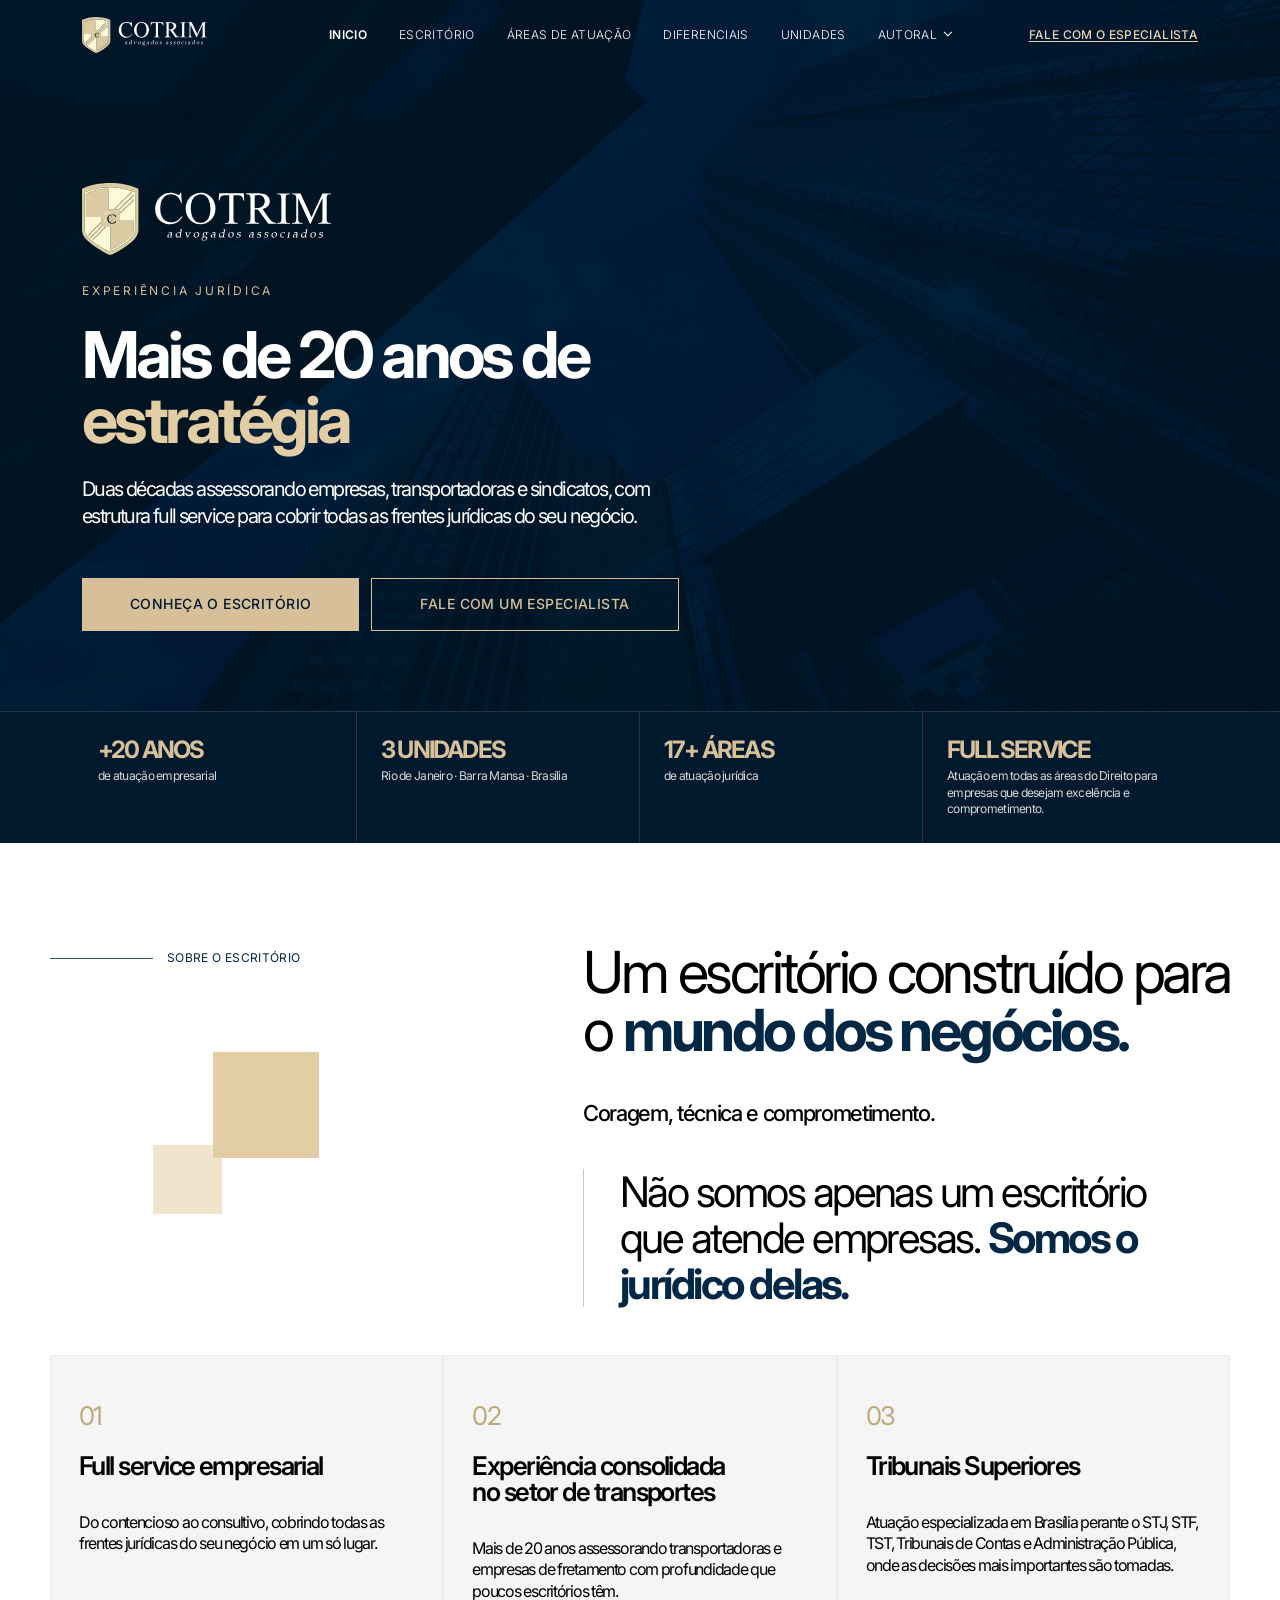
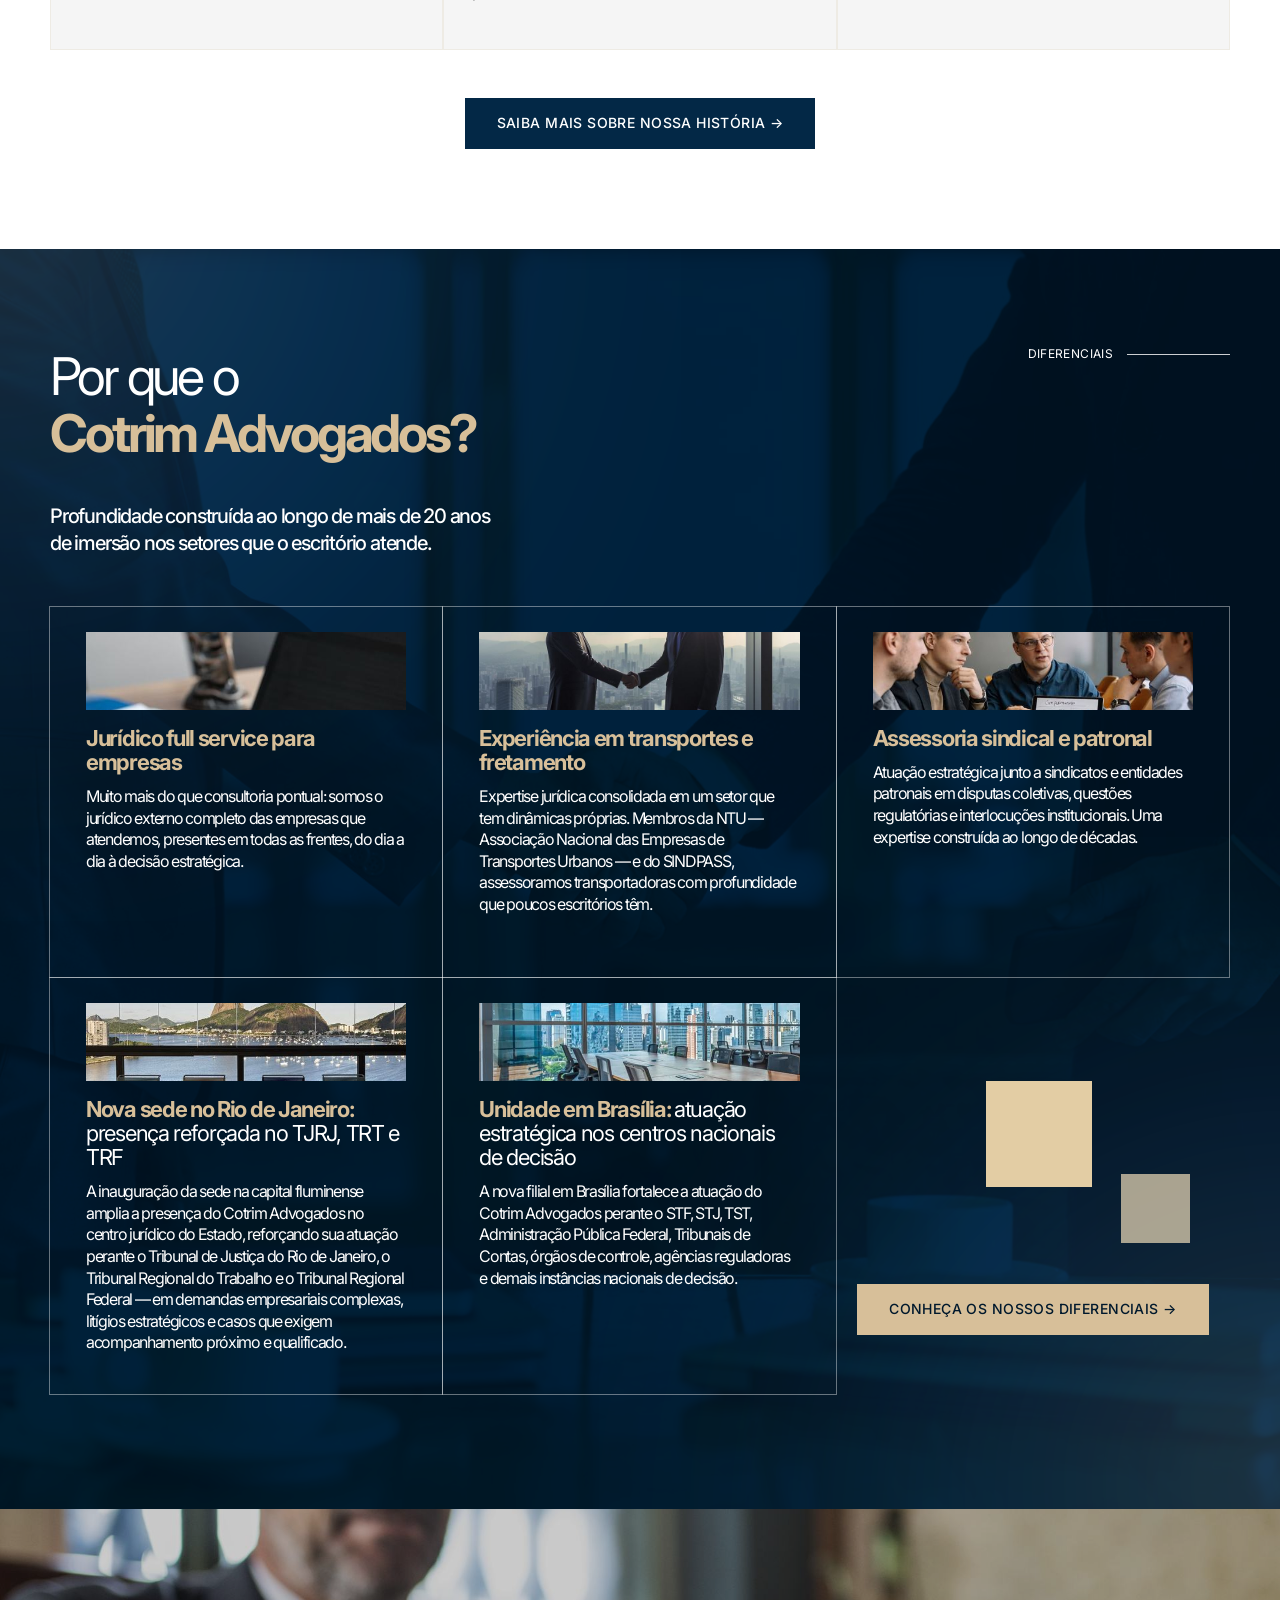
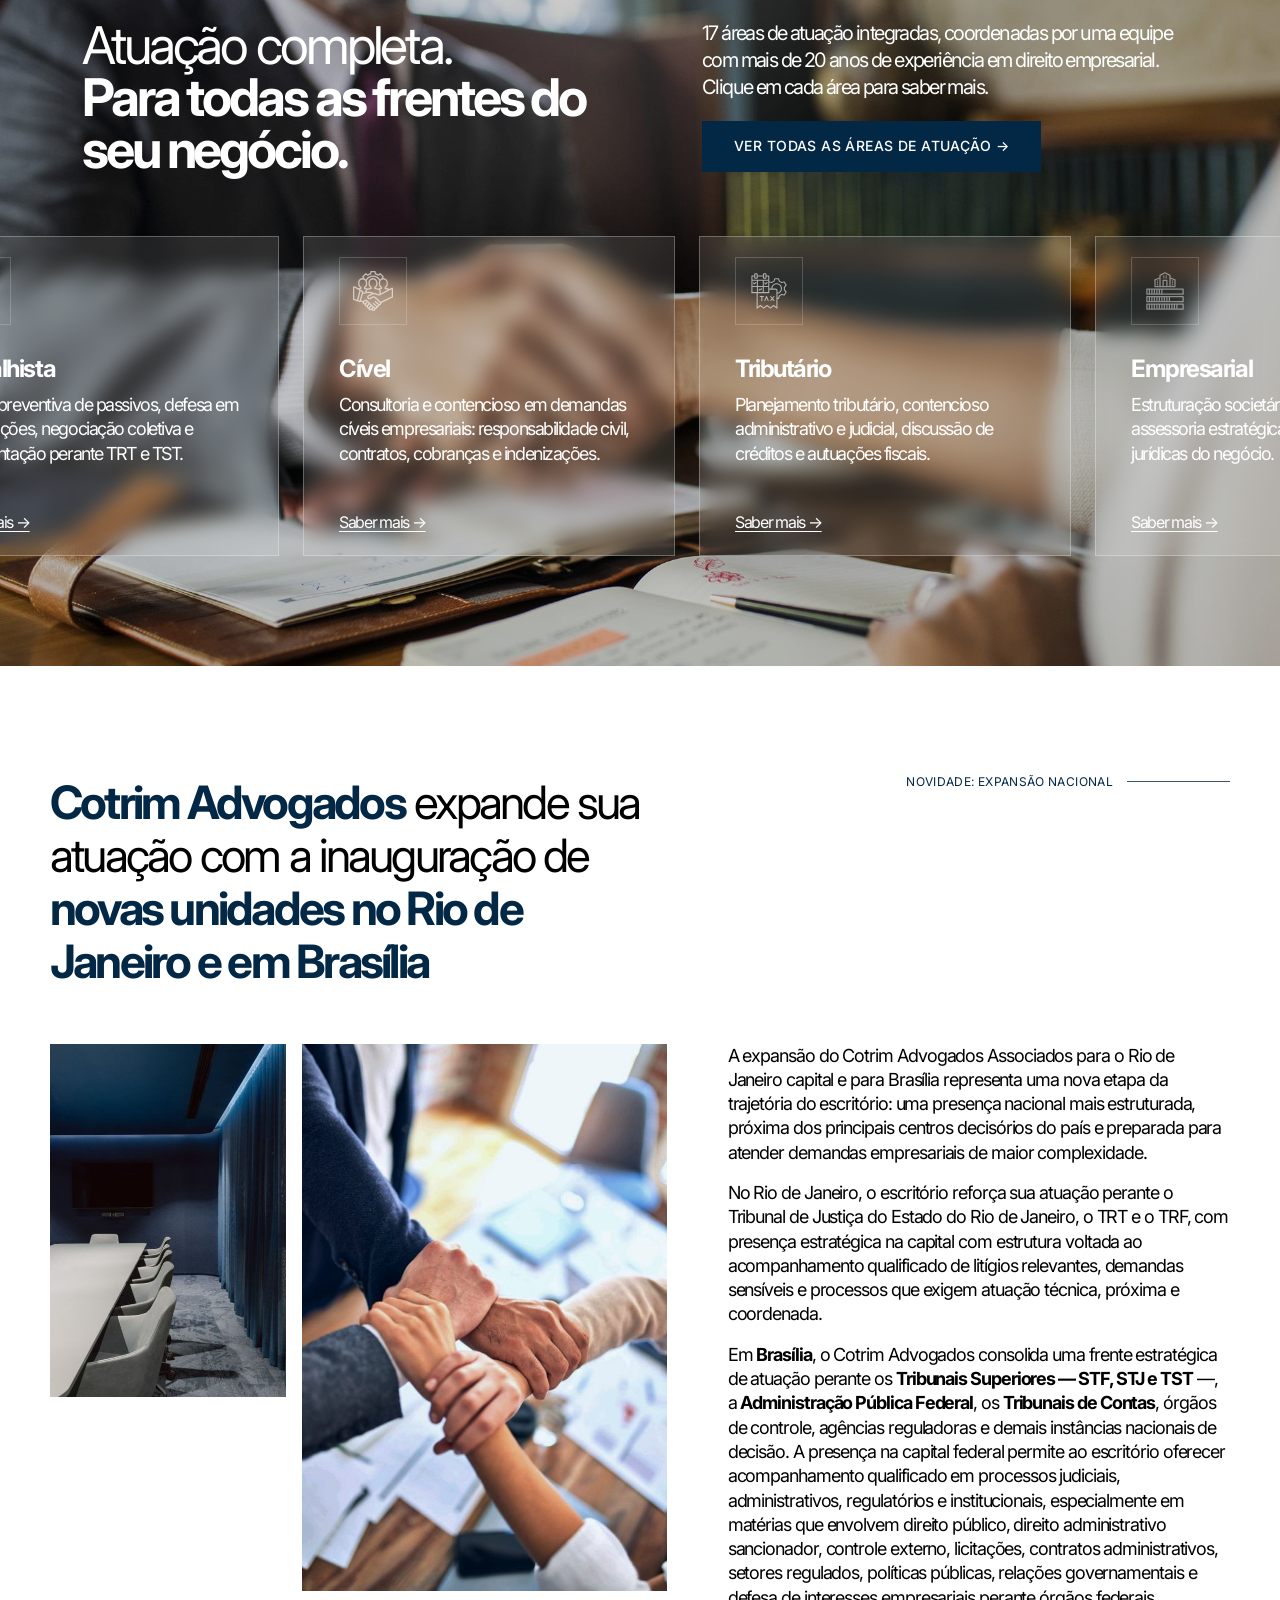
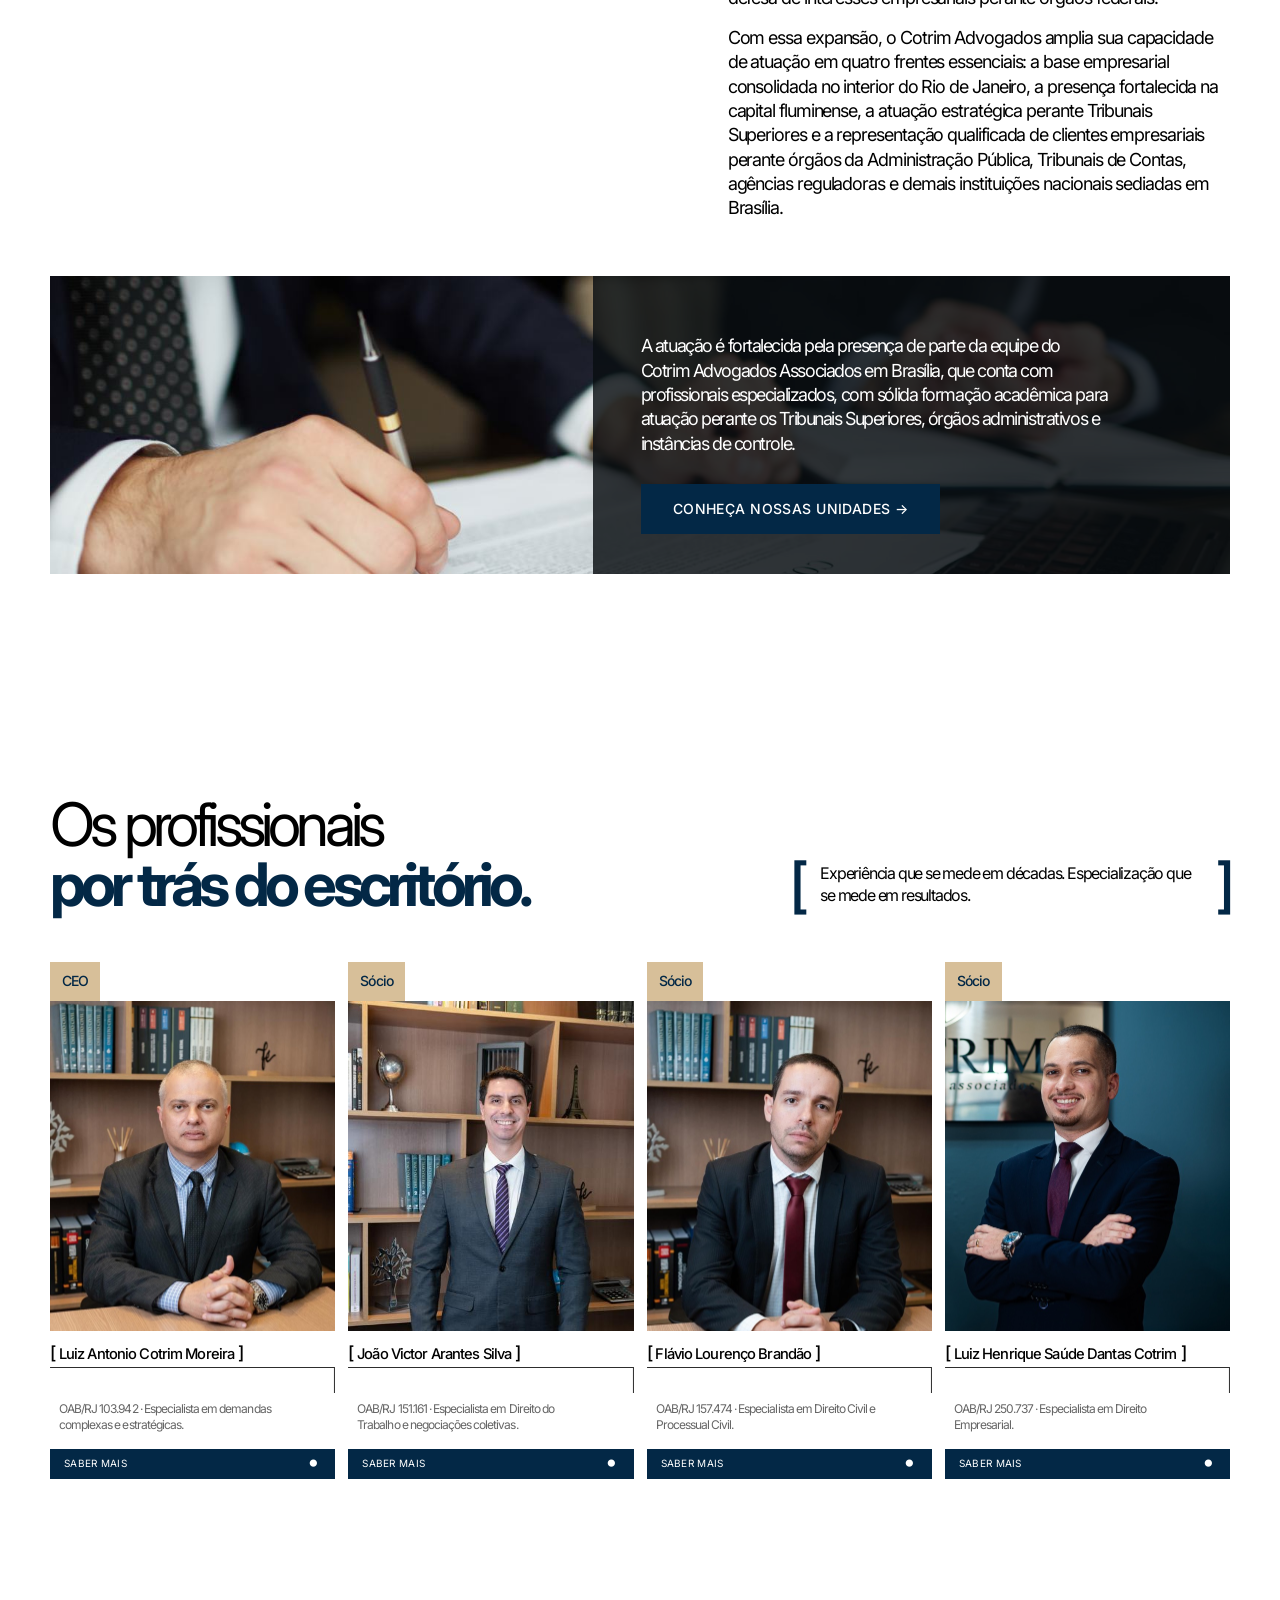
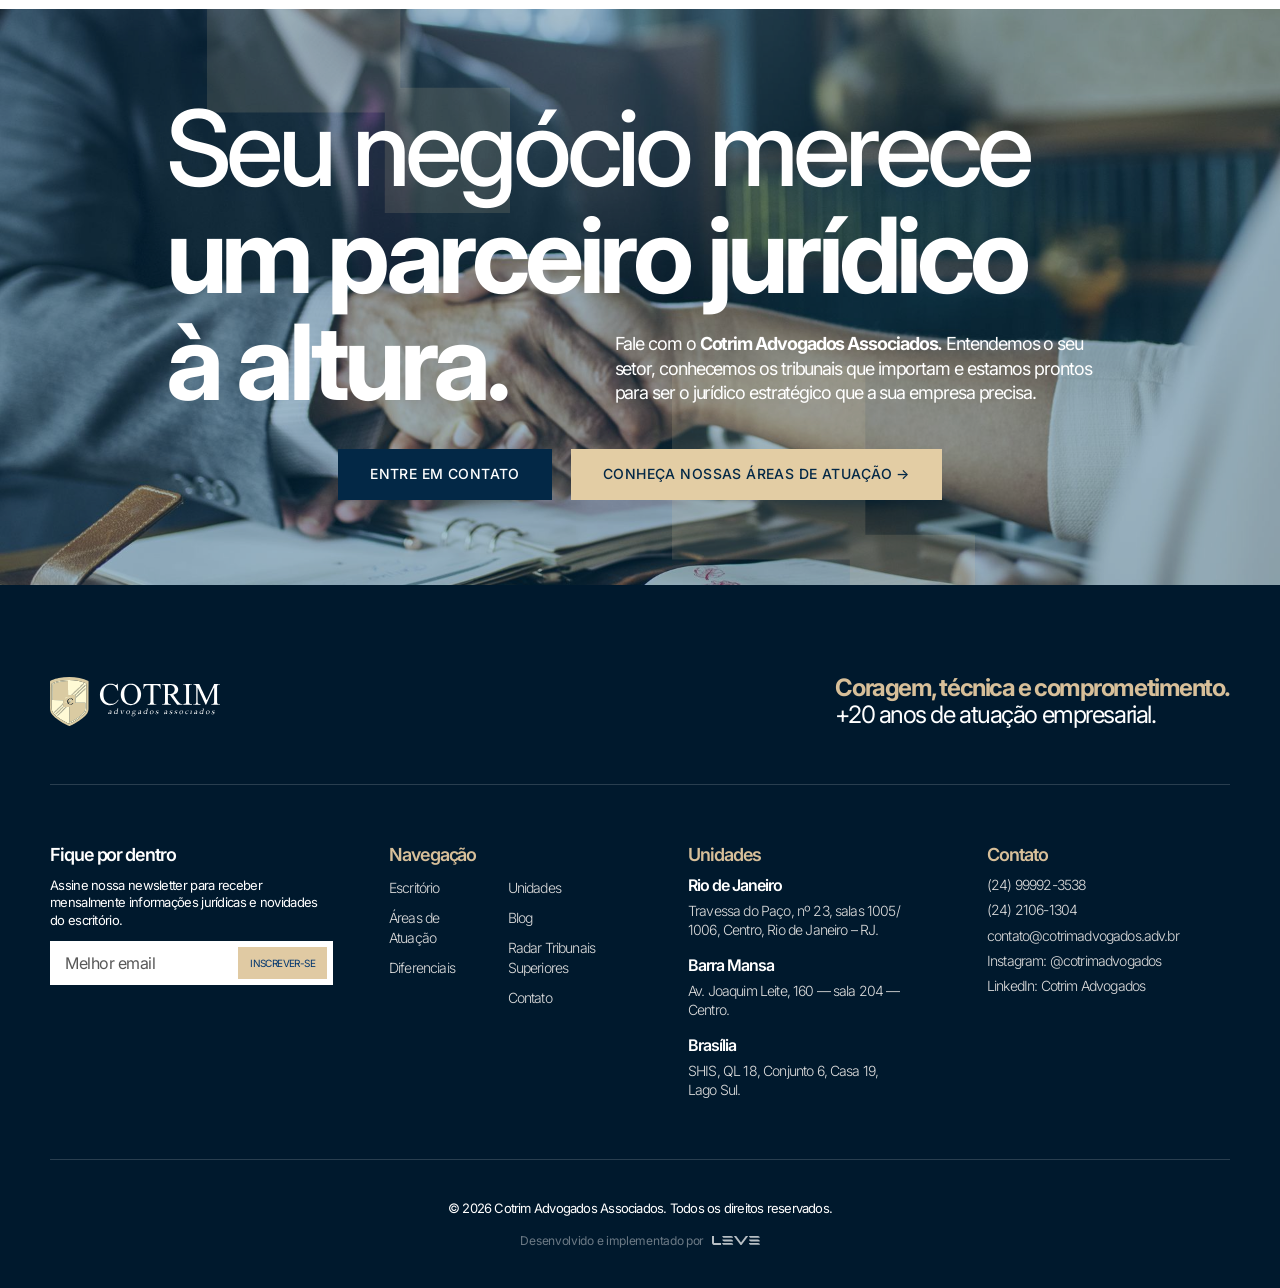
<file: index.html>
<!DOCTYPE html>
<html lang="pt-BR">
<head>
  <meta charset="UTF-8">
  <meta name="viewport" content="width=device-width, initial-scale=1.0">
  <title>Cotrim Advogados Associados — Mais de 20 anos de estratégia</title>
  <meta name="description" content="Duas décadas assessorando empresas, transportadoras e sindicatos, com estrutura full service para cobrir todas as frentes jurídicas do seu negócio.">
  <link rel="preconnect" href="https://fonts.googleapis.com">
  <link rel="preconnect" href="https://fonts.gstatic.com" crossorigin>
  <link href="https://fonts.googleapis.com/css2?family=Inter:wght@200;300;400;500;600;700&display=swap" rel="stylesheet">
  <link rel="stylesheet" href="css/global.css">
  <link rel="stylesheet" href="css/home.css">
  <script>document.documentElement.classList.add('ctm-pre-on');</script>
  <!-- SEO / compartilhamento (Open Graph + Twitter) -->
  <link rel="canonical" href="https://cotrimadvogados.adv.br/">
  <meta property="og:type" content="website">
  <meta property="og:site_name" content="Cotrim Advogados Associados">
  <meta property="og:locale" content="pt_BR">
  <meta property="og:title" content="Cotrim Advogados Associados — Mais de 20 anos de estratégia">
  <meta property="og:description" content="Duas décadas assessorando empresas, transportadoras e sindicatos, com estrutura full service para cobrir todas as frentes jurídicas do seu negócio.">
  <meta property="og:url" content="https://cotrimadvogados.adv.br/">
  <meta property="og:image" content="https://cotrimadvogados.adv.br/images/og-cotrim.jpg">
  <meta property="og:image:width" content="2502">
  <meta property="og:image:height" content="1179">
  <meta property="og:image:alt" content="Cotrim Advogados Associados">
  <meta name="twitter:card" content="summary_large_image">
  <meta name="twitter:title" content="Cotrim Advogados Associados — Mais de 20 anos de estratégia">
  <meta name="twitter:description" content="Duas décadas assessorando empresas, transportadoras e sindicatos, com estrutura full service para cobrir todas as frentes jurídicas do seu negócio.">
  <meta name="twitter:image" content="https://cotrimadvogados.adv.br/images/og-cotrim.jpg">
  <!-- Favicon -->
  <link rel="icon" type="image/svg+xml" href="images/FLAVCOTRIM.svg">
  <link rel="icon" type="image/png" sizes="96x96" href="images/favicon-96.png">
  <link rel="icon" type="image/png" sizes="48x48" href="images/favicon-48.png">
  <link rel="apple-touch-icon" href="images/apple-touch-icon.png">
  <meta name="theme-color" content="#00192d">
</head>
<body>

  <!-- ================= PRELOADER (só 1ª visita) ================= -->
  <div class="ctm-preloader" aria-hidden="true">
    <div class="ctm-preloader-bg"></div>
    <img class="ctm-preloader-logo" src="images/logo-nav.svg" alt="Cotrim Advogados Associados">
  </div>

  <!-- ================= HEADER ================= -->
  <header class="ctm-header">
    <div class="ctm-header-inner">
      <a class="ctm-header-logo" href="/">
        <img src="images/logo-nav.svg" alt="Cotrim Advogados Associados">
      </a>
      <nav class="ctm-header-nav" aria-label="Navegação principal">
        <a href="/" class="ctm-header-ativo">inicio</a>
        <a href="/escritorio">escritório</a>
        <a href="/areas-de-atuacao">áreas de atuação</a>
        <a href="/diferenciais">diferenciais</a>
        <a href="/sedes">unidades</a>
        <div class="ctm-header-drop">
          <a href="/blog" class="ctm-header-drop-toggle" aria-haspopup="true">autoral<span class="ctm-header-seta" aria-hidden="true"></span></a>
          <div class="ctm-header-submenu">
            <div class="ctm-header-submenu-caixa">
              <a href="/blog">Blog</a>
              <a href="/radar-tribunais-superiores">Radar Tribunais Superiores</a>
            </div>
          </div>
        </div>
      </nav>
      <a class="ctm-header-fale" href="/contato">fale com o especialista</a>
      <button class="ctm-header-burger" aria-label="Abrir menu" aria-expanded="false">
        <span></span><span></span><span></span>
      </button>
    </div>
    <nav class="ctm-header-menu" aria-label="Menu mobile">
      <a href="/" class="ctm-header-ativo">inicio</a>
      <a href="/escritorio">escritório</a>
      <a href="/areas-de-atuacao">áreas de atuação</a>
      <a href="/diferenciais">diferenciais</a>
      <a href="/sedes">unidades</a>
      <button class="ctm-header-menu-grupo" aria-expanded="false">autoral<span class="ctm-header-seta" aria-hidden="true"></span></button>
      <div class="ctm-header-menu-sub">
        <a href="/blog">blog</a>
        <a href="/radar-tribunais-superiores">radar tribunais superiores</a>
      </div>
      <a href="/contato">fale com o especialista</a>
    </nav>
  </header>

  <!-- ================= HERO ================= -->
  <section class="home-hero">
    <div class="home-hero-bg" aria-hidden="true"></div>
    <div class="home-hero-inner">
      <img class="home-hero-logo" src="images/logo-hero.svg" alt="Cotrim Advogados Associados">
      <p class="home-hero-eyebrow">experiência jurídica</p>
      <h1 class="home-hero-titulo">Mais de 20 anos de <span class="home-hero-rotativa">estratégia</span></h1>
      <p class="home-hero-sub">Duas décadas assessorando empresas, transportadoras e sindicatos, com estrutura full service para cobrir todas as frentes jurídicas do seu negócio.</p>
      <div class="home-hero-botoes">
        <a class="ctm-btn ctm-btn-gold home-hero-btn" href="/escritorio">Conheça o escritório</a>
        <a class="ctm-btn ctm-btn-outline-gold home-hero-btn" href="/contato">Fale com um especialista</a>
      </div>
    </div>
    <div class="ctm-stats">
      <div class="ctm-stats-inner">
        <div class="ctm-stats-item">
          <p class="ctm-stats-num">+20 anos</p>
          <p class="ctm-stats-desc">de atuação empresarial</p>
        </div>
        <div class="ctm-stats-item">
          <p class="ctm-stats-num">3 unidades</p>
          <p class="ctm-stats-desc">Rio de Janeiro · Barra Mansa · Brasília</p>
        </div>
        <div class="ctm-stats-item">
          <p class="ctm-stats-num">17+ áreas</p>
          <p class="ctm-stats-desc">de atuação jurídica</p>
        </div>
        <div class="ctm-stats-item">
          <p class="ctm-stats-num">Full service</p>
          <p class="ctm-stats-desc">Atuação em todas as áreas do Direito para empresas que desejam excelência e comprometimento.</p>
        </div>
      </div>
    </div>
  </section>

  <!-- ================= SOBRE O ESCRITÓRIO ================= -->
  <section class="home-sobre">
    <div class="home-sobre-inner">
      <div class="home-sobre-topo">
        <div class="home-sobre-esq">
          <p class="ctm-label home-sobre-label"><span class="ctm-label-line"></span>sobre o escritório</p>
          <div class="home-sobre-decos" aria-hidden="true">
            <span class="home-sobre-deco-1"></span>
            <span class="home-sobre-deco-2"></span>
          </div>
        </div>
        <div class="home-sobre-dir">
          <h2 class="home-sobre-titulo">Um escritório construído para o <span>mundo dos negócios.</span></h2>
          <p class="home-sobre-lema">Coragem, técnica e comprometimento.</p>
          <p class="home-sobre-frase">Não somos apenas um escritório que atende empresas. <strong>Somos o jurídico delas.</strong></p>
        </div>
      </div>
      <div class="home-sobre-cards">
        <article class="home-sobre-card">
          <p class="home-sobre-card-num">01</p>
          <h3 class="home-sobre-card-titulo">Full service empresarial</h3>
          <p class="home-sobre-card-texto">Do contencioso ao consultivo, cobrindo todas as frentes jurídicas do seu negócio em um só lugar.</p>
        </article>
        <article class="home-sobre-card">
          <p class="home-sobre-card-num">02</p>
          <h3 class="home-sobre-card-titulo">Experiência consolidada no setor de transportes</h3>
          <p class="home-sobre-card-texto">Mais de 20 anos assessorando transportadoras e empresas de fretamento com profundidade que poucos escritórios têm.</p>
        </article>
        <article class="home-sobre-card">
          <p class="home-sobre-card-num">03</p>
          <h3 class="home-sobre-card-titulo">Tribunais Superiores</h3>
          <p class="home-sobre-card-texto">Atuação especializada em Brasília perante o STJ, STF, TST, Tribunais de Contas e Administração Pública, onde as decisões mais importantes são tomadas.</p>
        </article>
      </div>
      <a class="ctm-btn ctm-btn-navy home-sobre-btn" href="/escritorio">Saiba mais sobre nossa história →</a>
    </div>
  </section>

  <!-- ================= POR QUE O COTRIM ================= -->
  <section class="home-porque">
    <div class="home-porque-bg" aria-hidden="true"></div>
    <img class="home-porque-glow home-porque-glow-1" src="images/glow-ellipse.svg" alt="" aria-hidden="true">
    <img class="home-porque-glow home-porque-glow-2" src="images/glow-ellipse.svg" alt="" aria-hidden="true">
    <div class="home-porque-inner">
      <div class="home-porque-topo">
        <h2 class="home-porque-titulo">Por que o <strong>Cotrim Advogados?</strong></h2>
        <p class="ctm-label home-porque-label">diferenciais<span class="ctm-label-line"></span></p>
      </div>
      <p class="home-porque-sub">Profundidade construída ao longo de mais de 20 anos de imersão nos setores que o escritório atende.</p>
      <div class="home-porque-grid">
        <article class="home-porque-card">
          <div class="home-porque-card-foto" style="background-image:url('images/porque-card-1.jpg');"></div>
          <h3 class="home-porque-card-titulo">Jurídico full service para empresas</h3>
          <p class="home-porque-card-texto">Muito mais do que consultoria pontual: somos o jurídico externo completo das empresas que atendemos, presentes em todas as frentes, do dia a dia à decisão estratégica.</p>
        </article>
        <article class="home-porque-card">
          <div class="home-porque-card-foto" style="background-image:url('images/porque-card-3.jpg');"></div>
          <h3 class="home-porque-card-titulo">Experiência em transportes e fretamento</h3>
          <p class="home-porque-card-texto">Expertise jurídica consolidada em um setor que tem dinâmicas próprias. Membros da NTU — Associação Nacional das Empresas de Transportes Urbanos — e do SINDPASS, assessoramos transportadoras com profundidade que poucos escritórios têm.</p>
        </article>
        <article class="home-porque-card">
          <div class="home-porque-card-foto" style="background-image:url('images/porque-card-5.jpg');"></div>
          <h3 class="home-porque-card-titulo">Assessoria sindical e patronal</h3>
          <p class="home-porque-card-texto">Atuação estratégica junto a sindicatos e entidades patronais em disputas coletivas, questões regulatórias e interlocuções institucionais. Uma expertise construída ao longo de décadas.</p>
        </article>
        <article class="home-porque-card">
          <div class="home-porque-card-foto" style="background-image:url('images/porque-card-2.jpg');"></div>
          <h3 class="home-porque-card-titulo">Nova sede no Rio de Janeiro: <span>presença reforçada no TJRJ, TRT e TRF</span></h3>
          <p class="home-porque-card-texto">A inauguração da sede na capital fluminense amplia a presença do Cotrim Advogados no centro jurídico do Estado, reforçando sua atuação perante o Tribunal de Justiça do Rio de Janeiro, o Tribunal Regional do Trabalho e o Tribunal Regional Federal — em demandas empresariais complexas, litígios estratégicos e casos que exigem acompanhamento próximo e qualificado.</p>
        </article>
        <article class="home-porque-card">
          <div class="home-porque-card-foto" style="background-image:url('images/porque-card-4.jpg');"></div>
          <h3 class="home-porque-card-titulo">Unidade em Brasília: <span>atuação estratégica nos centros nacionais de decisão</span></h3>
          <p class="home-porque-card-texto">A nova filial em Brasília fortalece a atuação do Cotrim Advogados perante o STF, STJ, TST, Administração Pública Federal, Tribunais de Contas, órgãos de controle, agências reguladoras e demais instâncias nacionais de decisão.</p>
        </article>
        <div class="home-porque-final">
          <div class="home-porque-decos" aria-hidden="true">
            <span class="home-porque-deco-1"></span>
            <span class="home-porque-deco-2"></span>
          </div>
          <a class="ctm-btn ctm-btn-gold home-porque-btn" href="/diferenciais">Conheça os nossos diferenciais →</a>
        </div>
      </div>
    </div>
  </section>

  <!-- ================= ÁREAS DE ATUAÇÃO ================= -->
  <section class="home-areas">
    <div class="home-areas-bg" aria-hidden="true"></div>
    <div class="home-areas-inner">
      <div class="home-areas-topo">
        <h2 class="home-areas-titulo">Atuação completa. <strong>Para todas as frentes do seu negócio.</strong></h2>
        <div class="home-areas-topo-dir">
          <p class="home-areas-sub">17 áreas de atuação integradas, coordenadas por uma equipe com mais de 20 anos de experiência em direito empresarial. Clique em cada área para saber mais.</p>
          <a class="ctm-btn ctm-btn-navy home-areas-btn" href="/areas-de-atuacao">Ver todas as áreas de atuação →</a>
        </div>
      </div>
    </div>
    <div class="home-areas-carrossel">
      <div class="home-areas-track">
        <article class="home-areas-card">
          <div class="home-areas-card-icone"><img src="images/icon-trabalhista.svg" alt=""></div>
          <h3 class="home-areas-card-titulo">Trabalhista</h3>
          <p class="home-areas-card-texto">Gestão preventiva de passivos, defesa em reclamações, negociação coletiva e representação perante TRT e TST.</p>
          <a class="home-areas-card-link" href="/areas-de-atuacao">Saber mais →</a>
        </article>
        <article class="home-areas-card">
          <div class="home-areas-card-icone"><img src="images/icon-civel.svg" alt=""></div>
          <h3 class="home-areas-card-titulo">Cível</h3>
          <p class="home-areas-card-texto">Consultoria e contencioso em demandas cíveis empresariais: responsabilidade civil, contratos, cobranças e indenizações.</p>
          <a class="home-areas-card-link" href="/areas-de-atuacao">Saber mais →</a>
        </article>
        <article class="home-areas-card">
          <div class="home-areas-card-icone"><img src="images/icon-tributario.svg" alt=""></div>
          <h3 class="home-areas-card-titulo">Tributário</h3>
          <p class="home-areas-card-texto">Planejamento tributário, contencioso administrativo e judicial, discussão de créditos e autuações fiscais.</p>
          <a class="home-areas-card-link" href="/areas-de-atuacao">Saber mais →</a>
        </article>
        <article class="home-areas-card">
          <div class="home-areas-card-icone"><img src="images/icon-empresarial.svg" alt=""></div>
          <h3 class="home-areas-card-titulo">Empresarial</h3>
          <p class="home-areas-card-texto">Estruturação societária, governança e assessoria estratégica em todas as frentes jurídicas do negócio.</p>
          <a class="home-areas-card-link" href="/areas-de-atuacao">Saber mais →</a>
        </article>
        <article class="home-areas-card">
          <div class="home-areas-card-icone"><img src="images/icon-contratos.svg" alt=""></div>
          <h3 class="home-areas-card-titulo">Contratos Empresariais e Franquia</h3>
          <p class="home-areas-card-texto">Elaboração, revisão e negociação de contratos empresariais e consultoria especializada em franquia.</p>
          <a class="home-areas-card-link" href="/areas-de-atuacao">Saber mais →</a>
        </article>
        <article class="home-areas-card" aria-hidden="true">
          <div class="home-areas-card-icone"><img src="images/icon-trabalhista.svg" alt=""></div>
          <h3 class="home-areas-card-titulo">Trabalhista</h3>
          <p class="home-areas-card-texto">Gestão preventiva de passivos, defesa em reclamações, negociação coletiva e representação perante TRT e TST.</p>
          <a class="home-areas-card-link" tabindex="-1" href="/areas-de-atuacao">Saber mais →</a>
        </article>
        <article class="home-areas-card" aria-hidden="true">
          <div class="home-areas-card-icone"><img src="images/icon-civel.svg" alt=""></div>
          <h3 class="home-areas-card-titulo">Cível</h3>
          <p class="home-areas-card-texto">Consultoria e contencioso em demandas cíveis empresariais: responsabilidade civil, contratos, cobranças e indenizações.</p>
          <a class="home-areas-card-link" tabindex="-1" href="/areas-de-atuacao">Saber mais →</a>
        </article>
        <article class="home-areas-card" aria-hidden="true">
          <div class="home-areas-card-icone"><img src="images/icon-tributario.svg" alt=""></div>
          <h3 class="home-areas-card-titulo">Tributário</h3>
          <p class="home-areas-card-texto">Planejamento tributário, contencioso administrativo e judicial, discussão de créditos e autuações fiscais.</p>
          <a class="home-areas-card-link" tabindex="-1" href="/areas-de-atuacao">Saber mais →</a>
        </article>
        <article class="home-areas-card" aria-hidden="true">
          <div class="home-areas-card-icone"><img src="images/icon-empresarial.svg" alt=""></div>
          <h3 class="home-areas-card-titulo">Empresarial</h3>
          <p class="home-areas-card-texto">Estruturação societária, governança e assessoria estratégica em todas as frentes jurídicas do negócio.</p>
          <a class="home-areas-card-link" tabindex="-1" href="/areas-de-atuacao">Saber mais →</a>
        </article>
        <article class="home-areas-card" aria-hidden="true">
          <div class="home-areas-card-icone"><img src="images/icon-contratos.svg" alt=""></div>
          <h3 class="home-areas-card-titulo">Contratos Empresariais e Franquia</h3>
          <p class="home-areas-card-texto">Elaboração, revisão e negociação de contratos empresariais e consultoria especializada em franquia.</p>
          <a class="home-areas-card-link" tabindex="-1" href="/areas-de-atuacao">Saber mais →</a>
        </article>
      </div>
    </div>
  </section>

  <!-- ================= EXPANSÃO NACIONAL ================= -->
  <section class="home-expansao">
    <div class="home-expansao-inner">
      <div class="home-expansao-topo">
        <h2 class="home-expansao-titulo"><strong>Cotrim Advogados</strong> expande sua atuação com a inauguração de <strong>novas unidades no Rio de Janeiro e em Brasília</strong></h2>
        <p class="ctm-label home-expansao-label">Novidade: Expansão nacional<span class="ctm-label-line"></span></p>
      </div>
      <div class="home-expansao-corpo">
        <div class="home-expansao-fotos">
          <img class="home-expansao-foto-1" src="images/expansao-1.jpg" alt="Detalhe arquitetônico de edifício corporativo">
          <img class="home-expansao-foto-2" src="images/expansao-2.jpg" alt="Congresso Nacional, em Brasília">
        </div>
        <div class="home-expansao-textos">
          <p>A expansão do Cotrim Advogados Associados para o Rio de Janeiro capital e para Brasília representa uma nova etapa da trajetória do escritório: uma presença nacional mais estruturada, próxima dos principais centros decisórios do país e preparada para atender demandas empresariais de maior complexidade.</p>
          <p>No Rio de Janeiro, o escritório reforça sua atuação perante o Tribunal de Justiça do Estado do Rio de Janeiro, o TRT e o TRF, com presença estratégica na capital com estrutura voltada ao acompanhamento qualificado de litígios relevantes, demandas sensíveis e processos que exigem atuação técnica, próxima e coordenada.</p>
          <p>Em <strong>Brasília</strong>, o Cotrim Advogados consolida uma frente estratégica de atuação perante os <strong>Tribunais Superiores — STF, STJ e TST</strong> —, a <strong>Administração Pública Federal</strong>, os <strong>Tribunais de Contas</strong>, órgãos de controle, agências reguladoras e demais instâncias nacionais de decisão. A presença na capital federal permite ao escritório oferecer acompanhamento qualificado em processos judiciais, administrativos, regulatórios e institucionais, especialmente em matérias que envolvem direito público, direito administrativo sancionador, controle externo, licitações, contratos administrativos, setores regulados, políticas públicas, relações governamentais e defesa de interesses empresariais perante órgãos federais.</p>
          <p>Com essa expansão, o Cotrim Advogados amplia sua capacidade de atuação em quatro frentes essenciais: a base empresarial consolidada no interior do Rio de Janeiro, a presença fortalecida na capital fluminense, a atuação estratégica perante Tribunais Superiores e a representação qualificada de clientes empresariais perante órgãos da Administração Pública, Tribunais de Contas, agências reguladoras e demais instituições nacionais sediadas em Brasília.</p>
        </div>
      </div>
      <div class="home-expansao-banner">
        <div class="home-expansao-banner-conteudo">
          <p class="home-expansao-banner-texto">A atuação é fortalecida pela presença de parte da equipe do Cotrim Advogados Associados em Brasília, que conta com profissionais especializados, com sólida formação acadêmica para atuação perante os Tribunais Superiores, órgãos administrativos e instâncias de controle.</p>
          <a class="ctm-btn ctm-btn-navy" href="/sedes">Conheça nossas Unidades →</a>
        </div>
      </div>
    </div>
  </section>

  <!-- ================= EQUIPE ================= -->
  <section class="home-equipe">
    <div class="home-equipe-inner">
      <div class="home-equipe-topo">
        <h2 class="home-equipe-titulo">Os profissionais <strong>por trás do escritório.</strong></h2>
        <p class="home-equipe-frase"><span class="home-equipe-colchete" aria-hidden="true">[</span><span class="home-equipe-frase-texto">Experiência que se mede em décadas. Especialização que se mede em resultados.</span><span class="home-equipe-colchete" aria-hidden="true">]</span></p>
      </div>
      <div class="home-equipe-grid">
        <article class="home-equipe-card">
          <p class="home-equipe-card-tag">CEO</p>
          <img class="home-equipe-card-foto" src="images/equipe-1.jpg" alt="Luiz Antonio Cotrim Moreira">
          <div class="home-equipe-card-nome-wrap">
            <p class="home-equipe-card-nome"><span>[ </span>Luiz Antonio Cotrim Moreira<span> ]</span></p>
            <img class="home-equipe-card-sublinhado" src="images/name-underline.svg" alt="" aria-hidden="true">
            <p class="home-equipe-card-oab">OAB/RJ 103.942 · Especialista em demandas complexas e estratégicas.</p>
          </div>
          <a class="home-equipe-card-btn" href="/escritorio"><span>Saber mais</span><span class="home-equipe-card-ponto">•</span></a>
                  <div class="ctm-bio" hidden>Sócio diretor e fundador do Escritório Cotrim Advogados Associados. Advogado inscrito na OAB/RJ sob o nº 103.942. Graduado em Direito pela Universidade Santa Úrsula – Rio de Janeiro, em 1999. Pós-graduado e especialista em Direito e Processo Tributário, Direito Penal e Processo Penal pelo Centro Universitário Internacional – UNINTER, Direito Civil e Direito Processual Civil, Direito do Trabalho, Direito Processual do Trabalho e Direito Digital, Compliance e LGPD pela UNINTER. Membro do Colégio de Advogados da NTU – Associação Nacional das Empresas de Transportes Urbanos, do Comitê Jurídico na elaboração de Convenção Coletiva de Trabalho junto à Federação das Empresas de Transporte Coletivo do Rio de Janeiro. Membro do IBCCRIM – Instituto de Ciências Criminais Brasileiras e do IDDD – Instituto de Defesa do Direito de Defesa. Concluiu o curso de Compliance e Investigações Corporativas – OAB/ESA Nacional e o curso Lei Geral de Proteção de Dados – Entendendo e Implementando – OAB/ESA Nacional. Concluiu o curso Trabalhista LGPD e Compliance, pelo Instituto Brasileiro de Estudos Jurídicos. Concluiu o curso de Atualização em Práticas e Teorias Tributárias, pela OAB/ESA Nacional. DPO (Data Protection Officer) com certificação nacional pela DeServ Academy credenciada pela EXIN. Membro da EBATS – Escola Brasileira de Atuação nos Tribunais Superiores.</div>
        </article>
        <article class="home-equipe-card">
          <p class="home-equipe-card-tag">Sócio</p>
          <img class="home-equipe-card-foto" src="images/equipe-2.jpg" alt="João Victor Arantes Silva">
          <div class="home-equipe-card-nome-wrap">
            <p class="home-equipe-card-nome"><span>[ </span>João Victor Arantes Silva<span> ]</span></p>
            <img class="home-equipe-card-sublinhado" src="images/name-underline.svg" alt="" aria-hidden="true">
            <p class="home-equipe-card-oab">OAB/RJ 151.161 · Especialista em Direito do Trabalho e negociações coletivas.</p>
          </div>
          <a class="home-equipe-card-btn" href="/escritorio"><span>Saber mais</span><span class="home-equipe-card-ponto">•</span></a>
                  <div class="ctm-bio" hidden>Sócio do escritório Cotrim Advogados Associados. Advogado inscrito na OAB/RJ sob o nº 151.161. Graduado em Direito pelo Centro Universitário de Barra Mansa – UBM, em 2007. Pós-graduado em Direito do Trabalho e Direito Processual do Trabalho pelo Instituto Luiz Flávio Gomes e pelo CEJUSF – Centro de Estudo Jurídico do Sul Fluminense. Participou da Diretoria da OAB de Barra Mansa no triênio 2015/2018, atuando como secretário adjunto, membro da Comissão de Ética e Presidente da Comissão de Convênios. Atualmente participa do Colégio de Advogados da NTU – Associação Nacional das Empresas de Transportes Urbanos. Integrante do Comitê de Compliance e LGPD do SINDPASS – Sindicato das Empresas de Transporte de Passageiros de Barra Mansa e Volta Redonda. Concluiu o curso de Lei Geral de Proteção de Dados – Entendendo e Implementando – OAB/ESA Nacional, em 2022 e o curso Compliance e Investigações Corporativas – OAB/ESA Nacional. Concluiu o curso GET – LGPD Trabalhista e RH – Grupo Educacional Tríade, em 2022. Concluiu o curso de Legislação Trabalhista, Compliance e LGPD para Departamento Pessoal e Recursos Humanos.</div>
        </article>
        <article class="home-equipe-card">
          <p class="home-equipe-card-tag">Sócio</p>
          <img class="home-equipe-card-foto" src="images/equipe-3.jpg" alt="Flávio Lourenço Brandão">
          <div class="home-equipe-card-nome-wrap">
            <p class="home-equipe-card-nome"><span>[ </span>Flávio Lourenço Brandão<span> ]</span></p>
            <img class="home-equipe-card-sublinhado" src="images/name-underline.svg" alt="" aria-hidden="true">
            <p class="home-equipe-card-oab">OAB/RJ 157.474 · Especialista em Direito Civil e Processual Civil.</p>
          </div>
          <a class="home-equipe-card-btn" href="/escritorio"><span>Saber mais</span><span class="home-equipe-card-ponto">•</span></a>
                  <div class="ctm-bio" hidden>Sócio do escritório Cotrim Advogados Associados. Advogado inscrito na OAB/RJ sob o nº 157.474. Graduado em Direito pelo Centro Universitário de Barra Mansa – UBM, em 2008. Pós-graduado e especialista em Direito do Consumidor pelo Instituto Luiz Flávio Gomes e Direito Digital, Compliance e LGPD, pelo Centro Universitário Internacional – UNINTER. Integrante do Colégio de Advogados da NTU – Associação Nacional das Empresas de Transportes Urbanos. Desde 2015 é Membro da Diretoria da ACIAP – Associação Comercial, Industrial, Agropastoril e Prestadora de Serviços. Concluiu o curso de Compliance e Investigações Corporativas – OAB/ESA Nacional e o curso de Lei Geral de Proteção de Dados – Entendendo e Implementando – OAB/ESA Nacional, ambos em 2022. Em 2025, concluiu o curso Recuperação de Empresas, promovido pela FGV Direito Rio – Escola de Direito do Rio de Janeiro, com carga horária de 24 horas.</div>
        </article>
        <article class="home-equipe-card">
          <p class="home-equipe-card-tag">Sócio</p>
          <img class="home-equipe-card-foto" src="images/equipe-4.jpg" alt="Luiz Henrique Saúde Dantas Cotrim">
          <div class="home-equipe-card-nome-wrap">
            <p class="home-equipe-card-nome"><span>[ </span>Luiz Henrique Saúde Dantas Cotrim<span> ]</span></p>
            <img class="home-equipe-card-sublinhado" src="images/name-underline.svg" alt="" aria-hidden="true">
            <p class="home-equipe-card-oab">OAB/RJ 250.737 · Especialista em Direito Empresarial.</p>
          </div>
          <a class="home-equipe-card-btn" href="/escritorio"><span>Saber mais</span><span class="home-equipe-card-ponto">•</span></a>
                  <div class="ctm-bio" hidden>Sócio do escritório Cotrim Advogados Associados. Advogado inscrito na OAB/RJ sob o n° 250.737. Graduado em Direito pelo Centro Universitário de Volta Redonda – UNIFOA, em 2022. LLM/Master of Law/Pós Graduação em Direito Empresarial – FGV Rio. Representante do escritório Cotrim Advogados Associados no Rio de Janeiro e em Brasília. Membro da EBATS – Escola Brasileira de Atuação nos Tribunais Superiores.</div>
        </article>
      </div>
    </div>
  </section>

  <!-- ================= CTA ================= -->
  <section class="ctm-cta">
    <div class="ctm-cta-bg" aria-hidden="true"></div>
    <img class="ctm-cta-union ctm-cta-union-1" src="images/deco-union.svg" alt="" aria-hidden="true">
    <img class="ctm-cta-union ctm-cta-union-2" src="images/deco-union.svg" alt="" aria-hidden="true">
    <div class="ctm-cta-inner">
      <h2 class="ctm-cta-titulo"><span>Seu negócio merece</span> <br class="ctm-cta-br">um parceiro jurídico <br class="ctm-cta-br">à altura.</h2>
      <p class="ctm-cta-texto">Fale com o <strong>Cotrim Advogados Associados.</strong> Entendemos o seu setor, conhecemos os tribunais que importam e estamos prontos para ser o jurídico estratégico que a sua empresa precisa.</p>
      <div class="ctm-cta-botoes">
        <a class="ctm-btn ctm-btn-navy" href="/contato">Entre em contato</a>
        <a class="ctm-btn ctm-btn-gold-light" href="/areas-de-atuacao">Conheça nossas áreas de atuação →</a>
      </div>
    </div>
  </section>

  <!-- ================= FOOTER ================= -->
  <footer class="ctm-footer">
    <div class="ctm-footer-inner">
      <div class="ctm-footer-topo">
        <a class="ctm-footer-logo" href="/">
          <img src="images/logo-footer.svg" alt="Cotrim Advogados Associados">
        </a>
        <p class="ctm-footer-frase"><strong>Coragem, técnica e comprometimento.</strong><br>+20 anos de atuação empresarial.</p>
      </div>
      <div class="ctm-footer-colunas">
        <div class="ctm-footer-coluna ctm-footer-coluna-news">
          <p class="ctm-footer-coluna-titulo ctm-footer-coluna-titulo-branco">Fique por dentro</p>
          <p class="ctm-footer-news-texto">Assine nossa newsletter para receber mensalmente informações jurídicas e novidades do escritório.</p>
          <form class="ctm-footer-form" action="#" method="post">
            <input class="ctm-footer-input" type="email" name="email" placeholder="Melhor email" required>
            <button type="submit">Inscrever-se</button>
          </form>
        </div>
        <div class="ctm-footer-coluna">
          <p class="ctm-footer-coluna-titulo">Navegação</p>
          <div class="ctm-footer-links">
            <ul>
              <li><a href="/escritorio">Escritório</a></li>
              <li><a href="/areas-de-atuacao">Áreas de Atuação</a></li>
              <li><a href="/diferenciais">Diferenciais</a></li>
            </ul>
            <ul>
              <li><a href="/sedes">Unidades</a></li>
              <li><a href="/blog">Blog</a></li>
              <li><a href="/radar-tribunais-superiores">Radar Tribunais Superiores</a></li>
              <li><a href="/contato">Contato</a></li>
            </ul>
          </div>
        </div>
        <div class="ctm-footer-coluna">
          <p class="ctm-footer-coluna-titulo">Unidades</p>
          <div class="ctm-footer-unidades">
            <div class="ctm-footer-unidade">
              <p class="ctm-footer-unidade-cidade">Rio de Janeiro</p>
              <p class="ctm-footer-unidade-end">Travessa do Paço, nº 23, salas 1005/ 1006, Centro, Rio de Janeiro – RJ.</p>
            </div>
            <div class="ctm-footer-unidade">
              <p class="ctm-footer-unidade-cidade">Barra Mansa</p>
              <p class="ctm-footer-unidade-end">Av. Joaquim Leite, 160 — sala 204 — Centro.</p>
            </div>
            <div class="ctm-footer-unidade">
              <p class="ctm-footer-unidade-cidade">Brasília</p>
              <p class="ctm-footer-unidade-end">SHIS, QL 18, Conjunto 6, Casa 19, Lago Sul.</p>
            </div>
          </div>
        </div>
        <div class="ctm-footer-coluna">
          <p class="ctm-footer-coluna-titulo">Contato</p>
          <div class="ctm-footer-contato">
            <a href="tel:+5524999923538">(24) 99992-3538</a>
            <a href="tel:+552421061304">(24) 2106-1304</a>
            <a href="mailto:contato@cotrimadvogados.adv.br">contato@cotrimadvogados.adv.br</a>
            <a href="https://instagram.com/cotrimadvogados" target="_blank" rel="noopener">Instagram: @cotrimadvogados</a>
            <a href="https://www.linkedin.com/company/cotrim-advogados/" target="_blank" rel="noopener">LinkedIn: Cotrim Advogados</a>
          </div>
        </div>
      </div>
      <p class="ctm-footer-copy">© 2026 Cotrim Advogados Associados. Todos os direitos reservados.</p>
      <a class="ctm-footer-credito" href="https://levestudios.com.br" target="_blank" rel="noopener">Desenvolvido e implementado por <img class="ctm-footer-credito-logo" src="images/leve.svg" alt="Leve Studios"></a>
    </div>
  </footer>

  <!-- ================= MODAL CURRÍCULO ================= -->
  <div class="ctm-modal" aria-hidden="true">
    <div class="ctm-modal-fundo" data-fechar></div>
    <div class="ctm-modal-caixa" role="dialog" aria-modal="true" aria-labelledby="ctmModalNome">
      <button class="ctm-modal-x" type="button" aria-label="Fechar" data-fechar>&times;</button>
      <div class="ctm-modal-topo">
        <div class="ctm-modal-foto" aria-hidden="true"></div>
        <div class="ctm-modal-cab">
          <p class="ctm-modal-tag"></p>
          <h3 class="ctm-modal-nome" id="ctmModalNome"></h3>
          <p class="ctm-modal-oab"></p>
        </div>
      </div>
      <div class="ctm-modal-corpo"></div>
    </div>
  </div>

  <script src="js/main.js"></script>
</body>
</html>
</file>
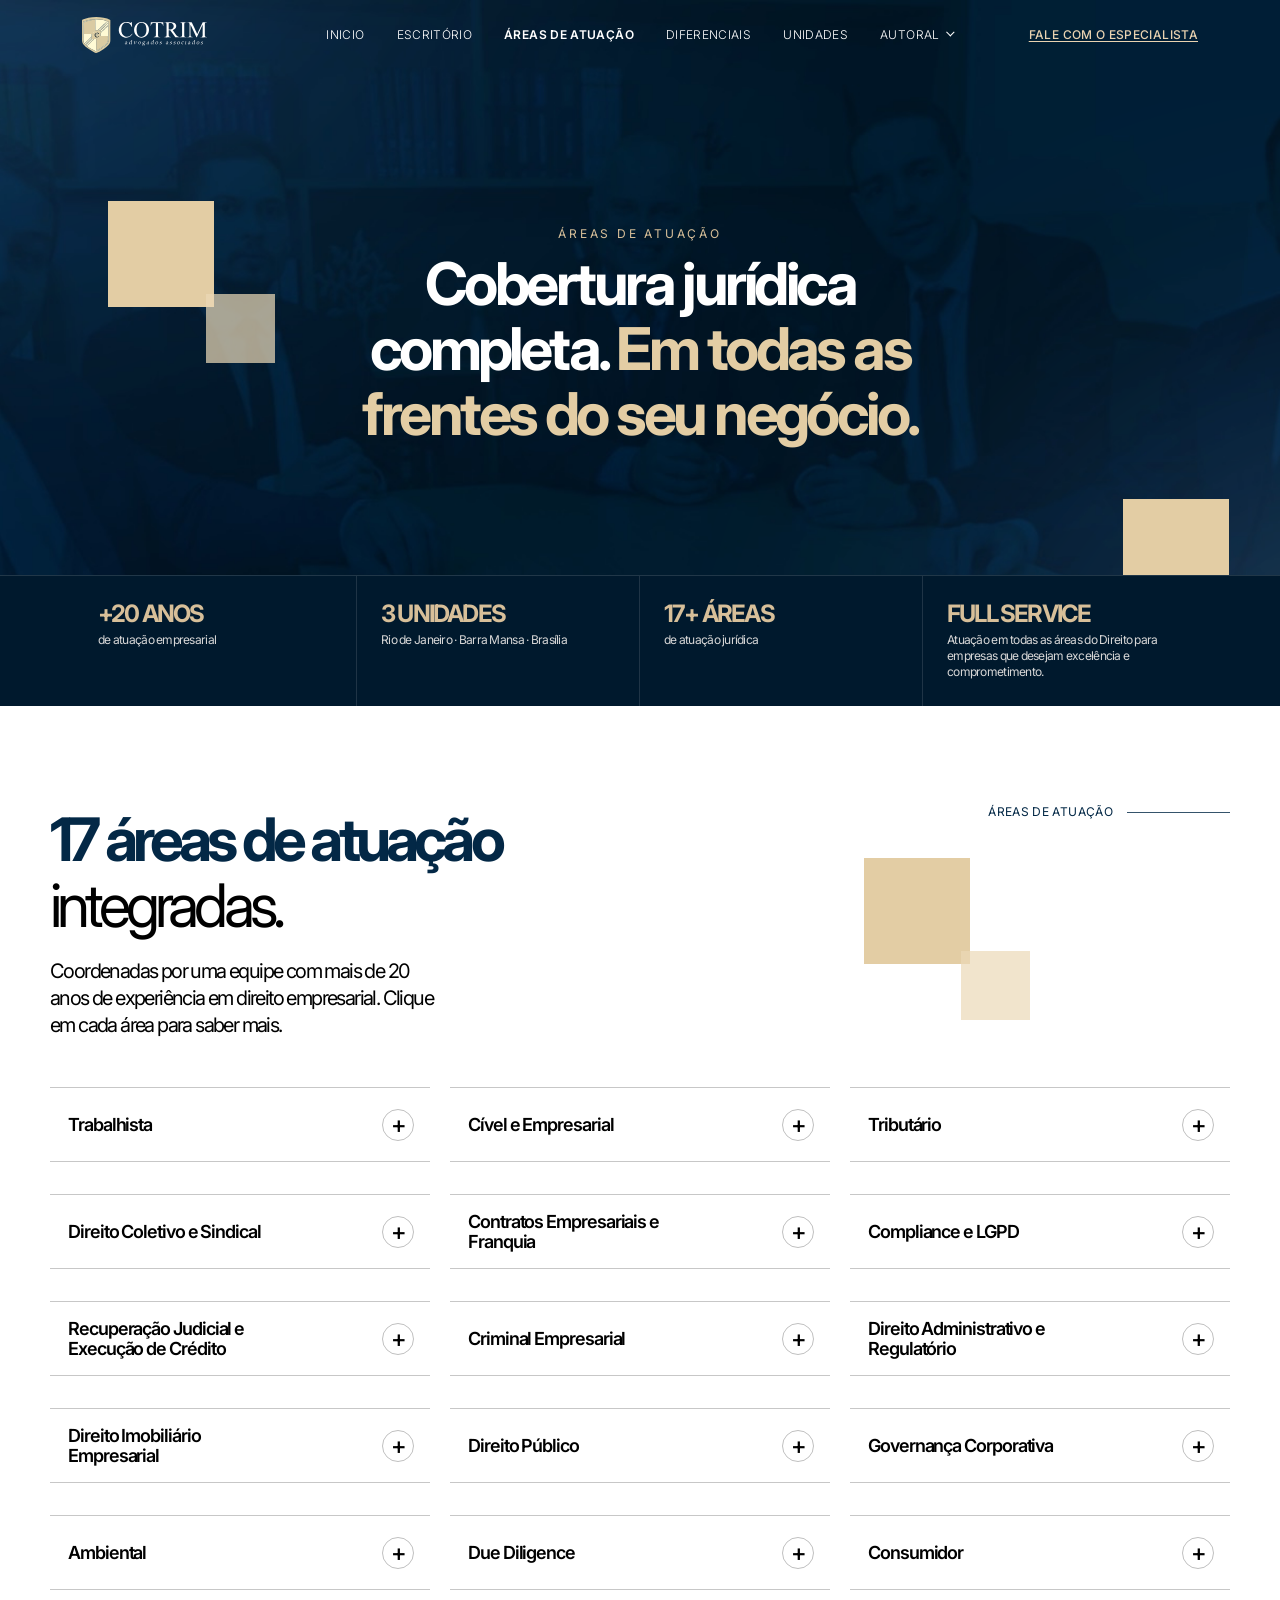
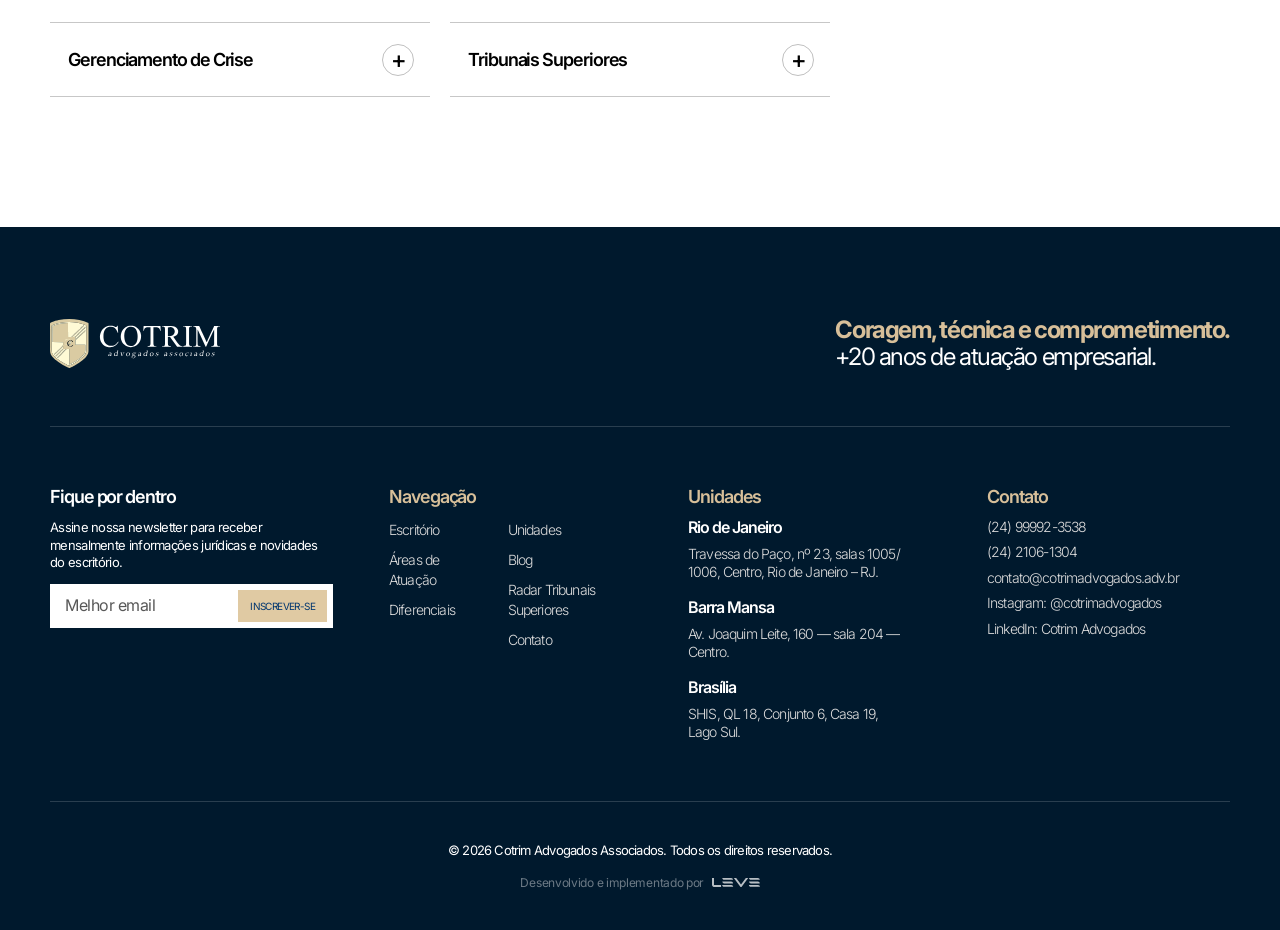
<file: areas-de-atuacao.html>
<!DOCTYPE html>
<html lang="pt-BR">
<head>
  <meta charset="UTF-8">
  <meta name="viewport" content="width=device-width, initial-scale=1.0">
  <title>Áreas de Atuação — Cotrim Advogados Associados</title>
  <meta name="description" content="17 áreas de atuação integradas, coordenadas por uma equipe com mais de 20 anos de experiência em direito empresarial.">
  <link rel="preconnect" href="https://fonts.googleapis.com">
  <link rel="preconnect" href="https://fonts.gstatic.com" crossorigin>
  <link href="https://fonts.googleapis.com/css2?family=Inter:wght@200;300;400;500;600;700&display=swap" rel="stylesheet">
  <link rel="stylesheet" href="css/global.css">
  <link rel="stylesheet" href="css/areas.css">
  <!-- SEO / compartilhamento (Open Graph + Twitter) -->
  <link rel="canonical" href="https://cotrimadvogados.adv.br/areas-de-atuacao">
  <meta property="og:type" content="website">
  <meta property="og:site_name" content="Cotrim Advogados Associados">
  <meta property="og:locale" content="pt_BR">
  <meta property="og:title" content="Áreas de Atuação — Cotrim Advogados Associados">
  <meta property="og:description" content="17 áreas de atuação integradas, coordenadas por uma equipe com mais de 20 anos de experiência em direito empresarial.">
  <meta property="og:url" content="https://cotrimadvogados.adv.br/areas-de-atuacao">
  <meta property="og:image" content="https://cotrimadvogados.adv.br/images/og-cotrim.jpg">
  <meta property="og:image:width" content="2502">
  <meta property="og:image:height" content="1179">
  <meta property="og:image:alt" content="Cotrim Advogados Associados">
  <meta name="twitter:card" content="summary_large_image">
  <meta name="twitter:title" content="Áreas de Atuação — Cotrim Advogados Associados">
  <meta name="twitter:description" content="17 áreas de atuação integradas, coordenadas por uma equipe com mais de 20 anos de experiência em direito empresarial.">
  <meta name="twitter:image" content="https://cotrimadvogados.adv.br/images/og-cotrim.jpg">
  <!-- Favicon -->
  <link rel="icon" type="image/svg+xml" href="images/FLAVCOTRIM.svg">
  <link rel="icon" type="image/png" sizes="96x96" href="images/favicon-96.png">
  <link rel="icon" type="image/png" sizes="48x48" href="images/favicon-48.png">
  <link rel="apple-touch-icon" href="images/apple-touch-icon.png">
  <meta name="theme-color" content="#00192d">
</head>
<body>

  <!-- ================= HEADER ================= -->
  <header class="ctm-header">
    <div class="ctm-header-inner">
      <a class="ctm-header-logo" href="/">
        <img src="images/logo-nav.svg" alt="Cotrim Advogados Associados">
      </a>
      <nav class="ctm-header-nav" aria-label="Navegação principal">
        <a href="/">inicio</a>
        <a href="/escritorio">escritório</a>
        <a href="/areas-de-atuacao" class="ctm-header-ativo">áreas de atuação</a>
        <a href="/diferenciais">diferenciais</a>
        <a href="/sedes">unidades</a>
        <div class="ctm-header-drop">
          <a href="/blog" class="ctm-header-drop-toggle" aria-haspopup="true">autoral<span class="ctm-header-seta" aria-hidden="true"></span></a>
          <div class="ctm-header-submenu">
            <div class="ctm-header-submenu-caixa">
              <a href="/blog">Blog</a>
              <a href="/radar-tribunais-superiores">Radar Tribunais Superiores</a>
            </div>
          </div>
        </div>
      </nav>
      <a class="ctm-header-fale" href="/contato">fale com o especialista</a>
      <button class="ctm-header-burger" aria-label="Abrir menu" aria-expanded="false">
        <span></span><span></span><span></span>
      </button>
    </div>
    <nav class="ctm-header-menu" aria-label="Menu mobile">
      <a href="/">inicio</a>
      <a href="/escritorio">escritório</a>
      <a href="/areas-de-atuacao" class="ctm-header-ativo">áreas de atuação</a>
      <a href="/diferenciais">diferenciais</a>
      <a href="/sedes">unidades</a>
      <button class="ctm-header-menu-grupo" aria-expanded="false">autoral<span class="ctm-header-seta" aria-hidden="true"></span></button>
      <div class="ctm-header-menu-sub">
        <a href="/blog">blog</a>
        <a href="/radar-tribunais-superiores">radar tribunais superiores</a>
      </div>
      <a href="/contato">fale com o especialista</a>
    </nav>
  </header>

  <!-- ================= HERO ================= -->
  <section class="areas-hero">
    <div class="areas-hero-bg" aria-hidden="true"></div>
    <img class="areas-hero-glow areas-hero-glow-1" src="images/glow-ellipse.svg" alt="" aria-hidden="true">
    <img class="areas-hero-glow areas-hero-glow-2" src="images/glow-ellipse.svg" alt="" aria-hidden="true">
    <div class="areas-hero-decos" aria-hidden="true">
      <span class="areas-hero-deco-1"></span>
      <span class="areas-hero-deco-2"></span>
      <span class="areas-hero-deco-3"></span>
      <span class="areas-hero-deco-4"></span>
    </div>
    <div class="areas-hero-inner">
      <p class="areas-hero-eyebrow">áreas de atuação</p>
      <h1 class="areas-hero-titulo">Cobertura jurídica completa. <span>Em todas as frentes do seu negócio.</span></h1>
    </div>
    <div class="ctm-stats">
      <div class="ctm-stats-inner">
        <div class="ctm-stats-item">
          <p class="ctm-stats-num">+20 anos</p>
          <p class="ctm-stats-desc">de atuação empresarial</p>
        </div>
        <div class="ctm-stats-item">
          <p class="ctm-stats-num">3 unidades</p>
          <p class="ctm-stats-desc">Rio de Janeiro · Barra Mansa · Brasília</p>
        </div>
        <div class="ctm-stats-item">
          <p class="ctm-stats-num">17+ áreas</p>
          <p class="ctm-stats-desc">de atuação jurídica</p>
        </div>
        <div class="ctm-stats-item">
          <p class="ctm-stats-num">Full service</p>
          <p class="ctm-stats-desc">Atuação em todas as áreas do Direito para empresas que desejam excelência e comprometimento.</p>
        </div>
      </div>
    </div>
  </section>

  <!-- ================= LISTA DE ÁREAS ================= -->
  <section class="areas-lista">
    <div class="areas-lista-inner">
      <div class="areas-lista-topo">
        <div class="areas-lista-topo-esq">
          <h2 class="areas-lista-titulo"><strong>17 áreas de atuação</strong> integradas.</h2>
          <p class="areas-lista-sub">Coordenadas por uma equipe com mais de 20 anos de experiência em direito empresarial. Clique em cada área para saber mais.</p>
        </div>
        <div class="areas-lista-topo-dir">
          <p class="ctm-label areas-lista-label">Áreas de atuação<span class="ctm-label-line"></span></p>
          <div class="areas-lista-decos" aria-hidden="true">
            <span class="areas-lista-deco-1"></span>
            <span class="areas-lista-deco-2"></span>
          </div>
        </div>
      </div>
      <ul class="areas-grid">
        <li class="areas-item">
          <button class="areas-item-cab" type="button" aria-expanded="false">
            <span class="areas-item-nome">Trabalhista</span>
            <span class="areas-item-mais" aria-hidden="true">+</span>
          </button>
          <div class="areas-item-corpo"><p class="areas-item-desc">Assessoria jurídica trabalhista completa para empresas: gestão preventiva de passivos, defesa em reclamações, negociação coletiva, representação perante TRT e TST. Atuação especializada em empresas do setor de transportes, entidades sindicais e patronais.</p></div>
        </li>
        <li class="areas-item">
          <button class="areas-item-cab" type="button" aria-expanded="false">
            <span class="areas-item-nome">Cível e Empresarial</span>
            <span class="areas-item-mais" aria-hidden="true">+</span>
          </button>
          <div class="areas-item-corpo"><p class="areas-item-desc">Consultoria e contencioso em demandas cíveis empresariais: responsabilidade civil, contratos, cobranças, indenizações e ações de maior complexidade. Presença em todas as instâncias estaduais e federais.</p></div>
        </li>
        <li class="areas-item">
          <button class="areas-item-cab" type="button" aria-expanded="false">
            <span class="areas-item-nome">Tributário</span>
            <span class="areas-item-mais" aria-hidden="true">+</span>
          </button>
          <div class="areas-item-corpo"><p class="areas-item-desc">Planejamento tributário, contencioso administrativo e judicial, discussão de créditos e autuações fiscais. Acompanhamento de obrigações tributárias e assessoria preventiva para redução de passivos.</p></div>
        </li>
        <li class="areas-item">
          <button class="areas-item-cab" type="button" aria-expanded="false">
            <span class="areas-item-nome">Direito Coletivo e Sindical</span>
            <span class="areas-item-mais" aria-hidden="true">+</span>
          </button>
          <div class="areas-item-corpo"><p class="areas-item-desc">Assessoria estratégica a sindicatos de trabalhadores e entidades patronais: elaboração de convenções coletivas, representação em dissídios, questões regulatórias e interlocuções institucionais. Expertise consolidada junto a entidades do setor de transportes.</p></div>
        </li>
        <li class="areas-item">
          <button class="areas-item-cab" type="button" aria-expanded="false">
            <span class="areas-item-nome">Contratos Empresariais e Franquia</span>
            <span class="areas-item-mais" aria-hidden="true">+</span>
          </button>
          <div class="areas-item-corpo"><p class="areas-item-desc">Elaboração, revisão e negociação de contratos empresariais de toda natureza. Consultoria especializada em contratos de franquia — da formatação à gestão de rede.</p></div>
        </li>
        <li class="areas-item">
          <button class="areas-item-cab" type="button" aria-expanded="false">
            <span class="areas-item-nome">Compliance e LGPD</span>
            <span class="areas-item-mais" aria-hidden="true">+</span>
          </button>
          <div class="areas-item-corpo"><p class="areas-item-desc">Implantação e revisão de programas de compliance corporativo e adequação à LGPD. O escritório conta com três DPOs certificados pela DeServ Academy/EXIN e é membro do Instituto Brasileiro de Estudos em Proteção de Dados.</p></div>
        </li>
        <li class="areas-item">
          <button class="areas-item-cab" type="button" aria-expanded="false">
            <span class="areas-item-nome">Recuperação Judicial e Execução de Crédito</span>
            <span class="areas-item-mais" aria-hidden="true">+</span>
          </button>
          <div class="areas-item-corpo"><p class="areas-item-desc">Assessoria a empresas em crise: estruturação do plano de recuperação, negociação com credores e acompanhamento processual. Atuação também em execução e recuperação de créditos empresariais.</p></div>
        </li>
        <li class="areas-item">
          <button class="areas-item-cab" type="button" aria-expanded="false">
            <span class="areas-item-nome">Criminal Empresarial</span>
            <span class="areas-item-mais" aria-hidden="true">+</span>
          </button>
          <div class="areas-item-corpo"><p class="areas-item-desc">Defesa de pessoas jurídicas e seus dirigentes em investigações e processos criminais: crimes contra a ordem tributária, lavagem de dinheiro, fraudes contratuais e demais ilícitos corporativos. Membro do IBCCRIM e do IDDD.</p></div>
        </li>
        <li class="areas-item">
          <button class="areas-item-cab" type="button" aria-expanded="false">
            <span class="areas-item-nome">Direito Administrativo e Regulatório</span>
            <span class="areas-item-mais" aria-hidden="true">+</span>
          </button>
          <div class="areas-item-corpo"><p class="areas-item-desc">Defesa em processos administrativos sancionatórios, recursos contra autos de infração e representação perante órgãos reguladores. Consultoria em setores regulados, com atenção especial ao setor de transportes.</p></div>
        </li>
        <li class="areas-item">
          <button class="areas-item-cab" type="button" aria-expanded="false">
            <span class="areas-item-nome">Direito Imobiliário Empresarial</span>
            <span class="areas-item-mais" aria-hidden="true">+</span>
          </button>
          <div class="areas-item-corpo"><p class="areas-item-desc">Assessoria jurídica em transações imobiliárias empresariais: compra e venda, locações comerciais, incorporações, registros e due diligence imobiliária.</p></div>
        </li>
        <li class="areas-item">
          <button class="areas-item-cab" type="button" aria-expanded="false">
            <span class="areas-item-nome">Direito Público</span>
            <span class="areas-item-mais" aria-hidden="true">+</span>
          </button>
          <div class="areas-item-corpo"><p class="areas-item-desc">Contencioso e consultivo em relações com o poder público: licitações, contratos administrativos, concessões e parcerias público-privadas.</p></div>
        </li>
        <li class="areas-item">
          <button class="areas-item-cab" type="button" aria-expanded="false">
            <span class="areas-item-nome">Governança Corporativa</span>
            <span class="areas-item-mais" aria-hidden="true">+</span>
          </button>
          <div class="areas-item-corpo"><p class="areas-item-desc">Estruturação e revisão de modelos de governança: estatutos, regulamentos internos, comitês e políticas de integridade alinhadas à legislação vigente.</p></div>
        </li>
        <li class="areas-item">
          <button class="areas-item-cab" type="button" aria-expanded="false">
            <span class="areas-item-nome">Ambiental</span>
            <span class="areas-item-mais" aria-hidden="true">+</span>
          </button>
          <div class="areas-item-corpo"><p class="areas-item-desc">Licenciamento ambiental, gestão de passivos e defesa em autuações perante órgãos ambientais municipais, estaduais e federais.</p></div>
        </li>
        <li class="areas-item">
          <button class="areas-item-cab" type="button" aria-expanded="false">
            <span class="areas-item-nome">Due Diligence</span>
            <span class="areas-item-mais" aria-hidden="true">+</span>
          </button>
          <div class="areas-item-corpo"><p class="areas-item-desc">Investigação jurídica prévia a operações de M&amp;A, entrada de sócios, aquisição de ativos e contratos de grande valor. Mapeamento de passivos e riscos para suporte à tomada de decisão.</p></div>
        </li>
        <li class="areas-item">
          <button class="areas-item-cab" type="button" aria-expanded="false">
            <span class="areas-item-nome">Consumidor</span>
            <span class="areas-item-mais" aria-hidden="true">+</span>
          </button>
          <div class="areas-item-corpo"><p class="areas-item-desc">Defesa de empresas em demandas consumeristas perante Procon, JEC e Varas Cíveis, além de consultoria preventiva para adequação de práticas comerciais.</p></div>
        </li>
        <li class="areas-item">
          <button class="areas-item-cab" type="button" aria-expanded="false">
            <span class="areas-item-nome">Gerenciamento de Crise</span>
            <span class="areas-item-mais" aria-hidden="true">+</span>
          </button>
          <div class="areas-item-corpo"><p class="areas-item-desc">Atuação integrada em situações de crise empresarial: coordenação jurídica multidisciplinar, comunicação institucional e gestão de passivos em cenários de alta exposição.</p></div>
        </li>
        <li class="areas-item">
          <button class="areas-item-cab" type="button" aria-expanded="false">
            <span class="areas-item-nome">Tribunais Superiores</span>
            <span class="areas-item-mais" aria-hidden="true">+</span>
          </button>
          <div class="areas-item-corpo"><p class="areas-item-desc">Atuação especializada perante o STF, STJ e TST em Brasília. Recursos especiais e extraordinários, ações de competência originária e mandados de segurança.</p></div>
        </li>
      </ul>
    </div>
  </section>

  <!-- ================= FOOTER ================= -->
  <footer class="ctm-footer">
    <div class="ctm-footer-inner">
      <div class="ctm-footer-topo">
        <a class="ctm-footer-logo" href="/">
          <img src="images/logo-footer.svg" alt="Cotrim Advogados Associados">
        </a>
        <p class="ctm-footer-frase"><strong>Coragem, técnica e comprometimento.</strong><br>+20 anos de atuação empresarial.</p>
      </div>
      <div class="ctm-footer-colunas">
        <div class="ctm-footer-coluna ctm-footer-coluna-news">
          <p class="ctm-footer-coluna-titulo ctm-footer-coluna-titulo-branco">Fique por dentro</p>
          <p class="ctm-footer-news-texto">Assine nossa newsletter para receber mensalmente informações jurídicas e novidades do escritório.</p>
          <form class="ctm-footer-form" action="#" method="post">
            <input class="ctm-footer-input" type="email" name="email" placeholder="Melhor email" required>
            <button type="submit">Inscrever-se</button>
          </form>
        </div>
        <div class="ctm-footer-coluna">
          <p class="ctm-footer-coluna-titulo">Navegação</p>
          <div class="ctm-footer-links">
            <ul>
              <li><a href="/escritorio">Escritório</a></li>
              <li><a href="/areas-de-atuacao">Áreas de Atuação</a></li>
              <li><a href="/diferenciais">Diferenciais</a></li>
            </ul>
            <ul>
              <li><a href="/sedes">Unidades</a></li>
              <li><a href="/blog">Blog</a></li>
              <li><a href="/radar-tribunais-superiores">Radar Tribunais Superiores</a></li>
              <li><a href="/contato">Contato</a></li>
            </ul>
          </div>
        </div>
        <div class="ctm-footer-coluna">
          <p class="ctm-footer-coluna-titulo">Unidades</p>
          <div class="ctm-footer-unidades">
            <div class="ctm-footer-unidade">
              <p class="ctm-footer-unidade-cidade">Rio de Janeiro</p>
              <p class="ctm-footer-unidade-end">Travessa do Paço, nº 23, salas 1005/ 1006, Centro, Rio de Janeiro – RJ.</p>
            </div>
            <div class="ctm-footer-unidade">
              <p class="ctm-footer-unidade-cidade">Barra Mansa</p>
              <p class="ctm-footer-unidade-end">Av. Joaquim Leite, 160 — sala 204 — Centro.</p>
            </div>
            <div class="ctm-footer-unidade">
              <p class="ctm-footer-unidade-cidade">Brasília</p>
              <p class="ctm-footer-unidade-end">SHIS, QL 18, Conjunto 6, Casa 19, Lago Sul.</p>
            </div>
          </div>
        </div>
        <div class="ctm-footer-coluna">
          <p class="ctm-footer-coluna-titulo">Contato</p>
          <div class="ctm-footer-contato">
            <a href="tel:+5524999923538">(24) 99992-3538</a>
            <a href="tel:+552421061304">(24) 2106-1304</a>
            <a href="mailto:contato@cotrimadvogados.adv.br">contato@cotrimadvogados.adv.br</a>
            <a href="https://instagram.com/cotrimadvogados" target="_blank" rel="noopener">Instagram: @cotrimadvogados</a>
            <a href="https://www.linkedin.com/company/cotrim-advogados/" target="_blank" rel="noopener">LinkedIn: Cotrim Advogados</a>
          </div>
        </div>
      </div>
      <p class="ctm-footer-copy">© 2026 Cotrim Advogados Associados. Todos os direitos reservados.</p>
      <a class="ctm-footer-credito" href="https://levestudios.com.br" target="_blank" rel="noopener">Desenvolvido e implementado por <img class="ctm-footer-credito-logo" src="images/leve.svg" alt="Leve Studios"></a>
    </div>
  </footer>

  <script src="js/main.js"></script>
</body>
</html>
</file>
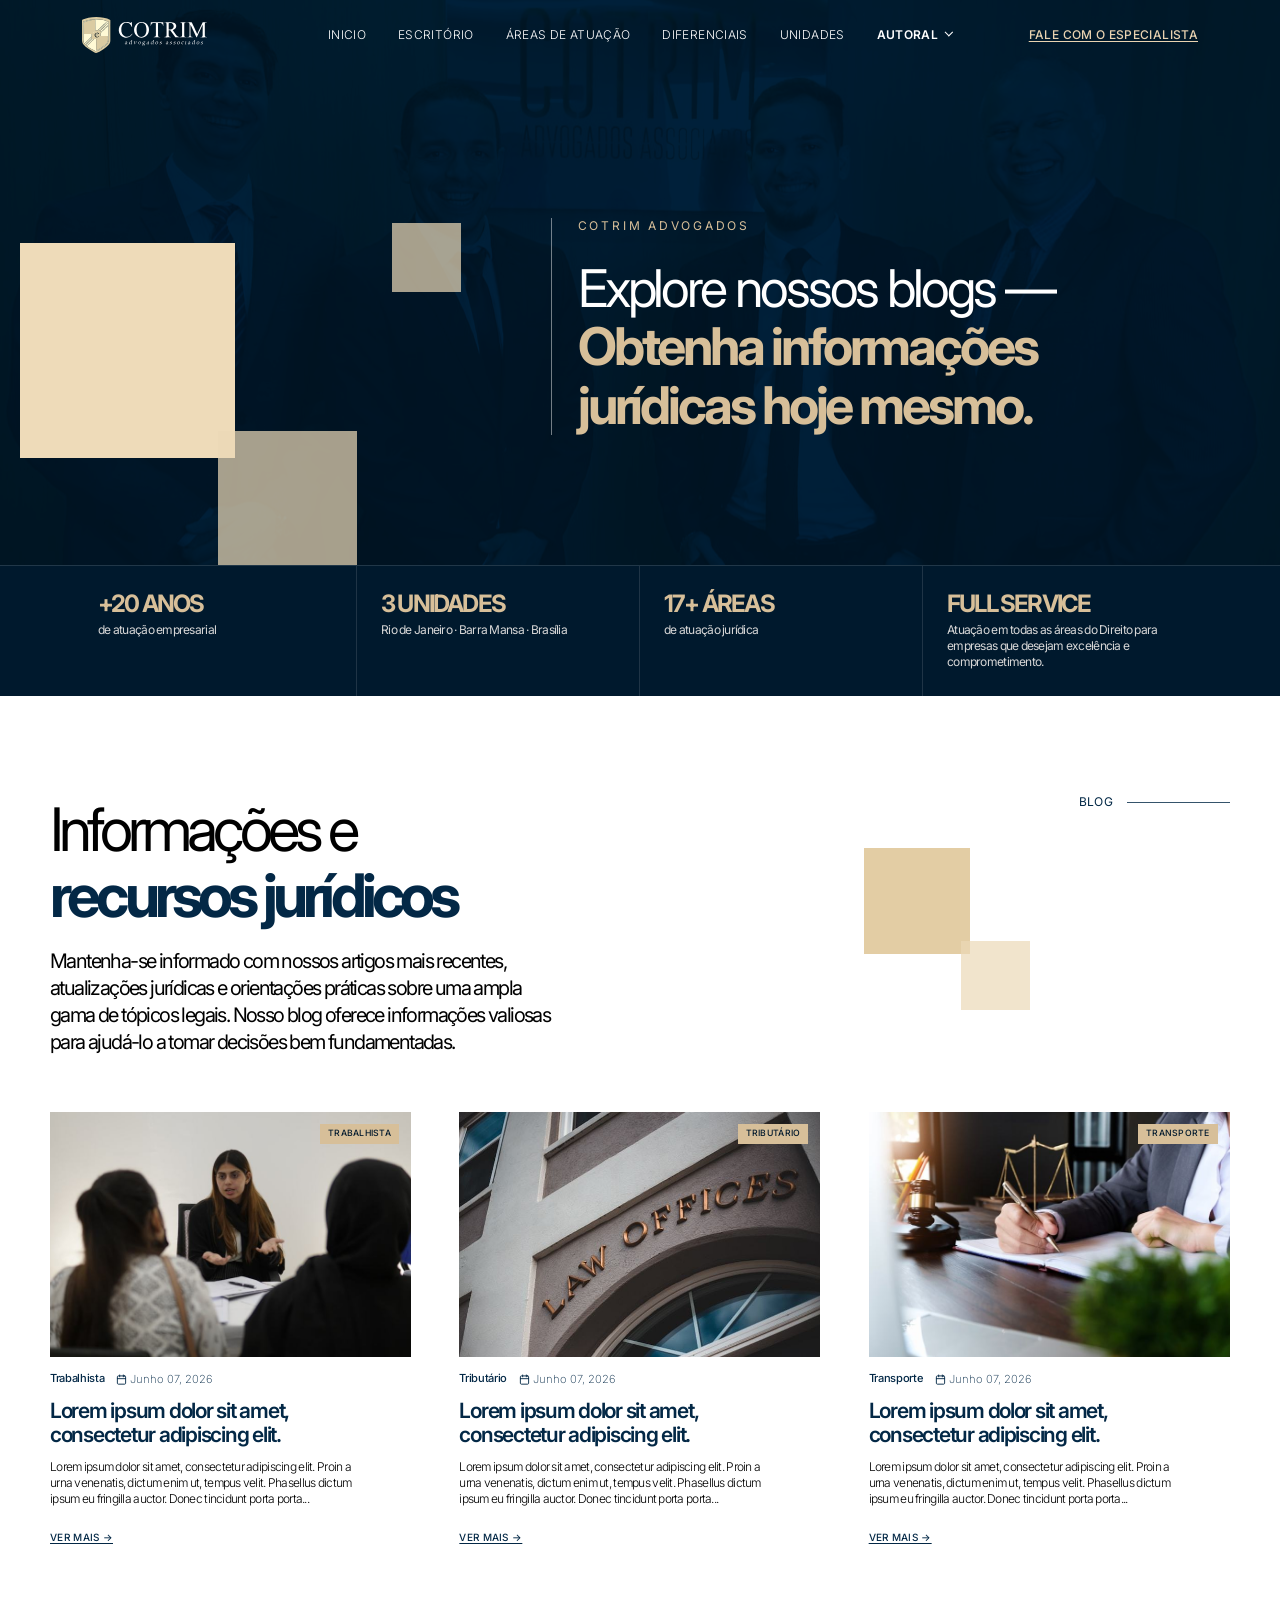
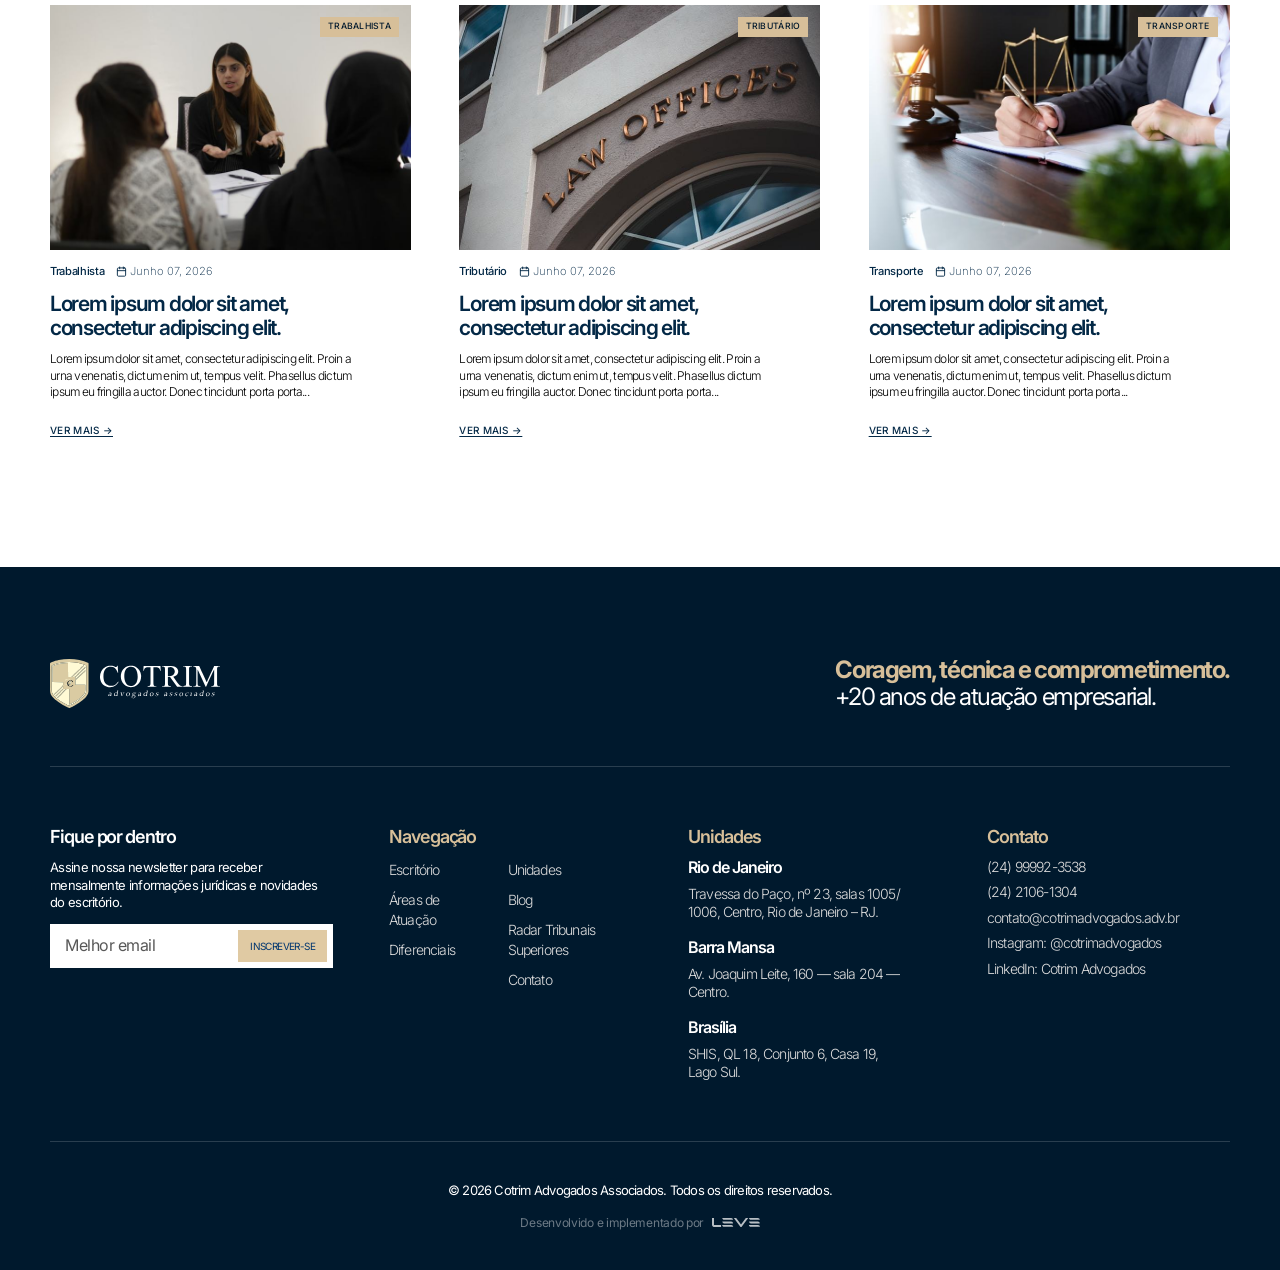
<file: blog.html>
<!DOCTYPE html>
<html lang="pt-BR">
<head>
  <meta charset="UTF-8">
  <meta name="viewport" content="width=device-width, initial-scale=1.0">
  <title>Editorial — Cotrim Advogados Associados</title>
  <meta name="description" content="Explore nossos blogs — informações e recursos jurídicos para ajudá-lo a tomar decisões bem fundamentadas.">
  <link rel="preconnect" href="https://fonts.googleapis.com">
  <link rel="preconnect" href="https://fonts.gstatic.com" crossorigin>
  <link href="https://fonts.googleapis.com/css2?family=Inter:wght@200;300;400;500;600;700&display=swap" rel="stylesheet">
  <link rel="stylesheet" href="css/global.css">
  <link rel="stylesheet" href="css/blog.css">
  <!-- SEO / compartilhamento (Open Graph + Twitter) -->
  <link rel="canonical" href="https://cotrimadvogados.adv.br/blog">
  <meta property="og:type" content="website">
  <meta property="og:site_name" content="Cotrim Advogados Associados">
  <meta property="og:locale" content="pt_BR">
  <meta property="og:title" content="Editorial — Cotrim Advogados Associados">
  <meta property="og:description" content="Explore nossos blogs — informações e recursos jurídicos para ajudá-lo a tomar decisões bem fundamentadas.">
  <meta property="og:url" content="https://cotrimadvogados.adv.br/blog">
  <meta property="og:image" content="https://cotrimadvogados.adv.br/images/og-cotrim.jpg">
  <meta property="og:image:width" content="2502">
  <meta property="og:image:height" content="1179">
  <meta property="og:image:alt" content="Cotrim Advogados Associados">
  <meta name="twitter:card" content="summary_large_image">
  <meta name="twitter:title" content="Editorial — Cotrim Advogados Associados">
  <meta name="twitter:description" content="Explore nossos blogs — informações e recursos jurídicos para ajudá-lo a tomar decisões bem fundamentadas.">
  <meta name="twitter:image" content="https://cotrimadvogados.adv.br/images/og-cotrim.jpg">
  <!-- Favicon -->
  <link rel="icon" type="image/svg+xml" href="images/FLAVCOTRIM.svg">
  <link rel="icon" type="image/png" sizes="96x96" href="images/favicon-96.png">
  <link rel="icon" type="image/png" sizes="48x48" href="images/favicon-48.png">
  <link rel="apple-touch-icon" href="images/apple-touch-icon.png">
  <meta name="theme-color" content="#00192d">
  <!-- anti-flash: esconde o conteúdo do WordPress até o JS trocar o texto (o JS remove ao terminar; 4s de rede de segurança) -->
  <script>document.documentElement.classList.add('ctm-carregando');setTimeout(function(){document.documentElement.classList.remove('ctm-carregando');},4000);</script>
</head>
<body>

  <!-- ================= HEADER ================= -->
  <header class="ctm-header">
    <div class="ctm-header-inner">
      <a class="ctm-header-logo" href="/">
        <img src="images/logo-nav.svg" alt="Cotrim Advogados Associados">
      </a>
      <nav class="ctm-header-nav" aria-label="Navegação principal">
        <a href="/">inicio</a>
        <a href="/escritorio">escritório</a>
        <a href="/areas-de-atuacao">áreas de atuação</a>
        <a href="/diferenciais">diferenciais</a>
        <a href="/sedes">unidades</a>
        <div class="ctm-header-drop">
          <a href="/blog" class="ctm-header-drop-toggle ctm-header-ativo" aria-haspopup="true">autoral<span class="ctm-header-seta" aria-hidden="true"></span></a>
          <div class="ctm-header-submenu">
            <div class="ctm-header-submenu-caixa">
              <a href="/blog" class="ctm-header-ativo">Blog</a>
              <a href="/radar-tribunais-superiores">Radar Tribunais Superiores</a>
            </div>
          </div>
        </div>
      </nav>
      <a class="ctm-header-fale" href="/contato">fale com o especialista</a>
      <button class="ctm-header-burger" aria-label="Abrir menu" aria-expanded="false">
        <span></span><span></span><span></span>
      </button>
    </div>
    <nav class="ctm-header-menu" aria-label="Menu mobile">
      <a href="/">inicio</a>
      <a href="/escritorio">escritório</a>
      <a href="/areas-de-atuacao">áreas de atuação</a>
      <a href="/diferenciais">diferenciais</a>
      <a href="/sedes">unidades</a>
      <button class="ctm-header-menu-grupo ctm-header-ativo" aria-expanded="false">autoral<span class="ctm-header-seta" aria-hidden="true"></span></button>
      <div class="ctm-header-menu-sub">
        <a href="/blog" class="ctm-header-ativo">blog</a>
        <a href="/radar-tribunais-superiores">radar tribunais superiores</a>
      </div>
      <a href="/contato">fale com o especialista</a>
    </nav>
  </header>

  <!-- ================= HERO ================= -->
  <section class="blog-hero">
    <div class="blog-hero-bg" aria-hidden="true"></div>
    <div class="blog-hero-decos" aria-hidden="true">
      <span class="blog-hero-deco-1"></span>
      <span class="blog-hero-deco-2"></span>
      <span class="blog-hero-deco-3"></span>
    </div>
    <div class="blog-hero-inner">
      <div class="blog-hero-conteudo">
        <p class="blog-hero-eyebrow">Cotrim advogados</p>
        <h1 class="blog-hero-titulo"><span class="blog-hero-titulo-fino">Explore nossos blogs —</span><br><span class="blog-hero-titulo-gold">Obtenha informações<br>jurídicas hoje mesmo.</span></h1>
      </div>
    </div>
    <div class="ctm-stats">
      <div class="ctm-stats-inner">
        <div class="ctm-stats-item">
          <p class="ctm-stats-num">+20 anos</p>
          <p class="ctm-stats-desc">de atuação empresarial</p>
        </div>
        <div class="ctm-stats-item">
          <p class="ctm-stats-num">3 unidades</p>
          <p class="ctm-stats-desc">Rio de Janeiro · Barra Mansa · Brasília</p>
        </div>
        <div class="ctm-stats-item">
          <p class="ctm-stats-num">17+ áreas</p>
          <p class="ctm-stats-desc">de atuação jurídica</p>
        </div>
        <div class="ctm-stats-item">
          <p class="ctm-stats-num">Full service</p>
          <p class="ctm-stats-desc">Atuação em todas as áreas do Direito para empresas que desejam excelência e comprometimento.</p>
        </div>
      </div>
    </div>
  </section>

  <!-- ================= LISTA DE POSTS ================= -->
  <section class="blog-lista">
    <div class="blog-lista-inner">
      <div class="blog-lista-topo">
        <div class="blog-lista-topo-esq">
          <h2 class="blog-lista-titulo">Informações e <strong>recursos jurídicos</strong></h2>
          <p class="blog-lista-sub">Mantenha-se informado com nossos artigos mais recentes, atualizações jurídicas e orientações práticas sobre uma ampla gama de tópicos legais. Nosso blog oferece informações valiosas para ajudá-lo a tomar decisões bem fundamentadas.</p>
        </div>
        <div class="blog-lista-topo-dir">
          <p class="ctm-label blog-lista-label">blog<span class="ctm-label-line"></span></p>
          <div class="blog-lista-decos" aria-hidden="true">
            <span class="blog-lista-deco-1"></span>
            <span class="blog-lista-deco-2"></span>
          </div>
        </div>
      </div>
      <div class="blog-filtros" aria-label="Filtrar por categoria"></div>
      <div class="ctmpost-grid ctm-dinamico">
        <article class="ctmpost">
          <div class="ctmpost-foto-wrap">
            <img class="ctmpost-foto" src="images/post-trabalhista.jpg" alt="">
            <span class="ctmpost-tag">trabalhista</span>
          </div>
          <div class="ctmpost-meta">
            <p class="ctmpost-cat">Trabalhista</p>
            <p class="ctmpost-data"><img src="images/icon-calendario.svg" alt="" aria-hidden="true">Junho 07, 2026</p>
          </div>
          <h3 class="ctmpost-titulo">Lorem ipsum dolor sit amet, consectetur adipiscing elit.</h3>
          <p class="ctmpost-resumo">Lorem ipsum dolor sit amet, consectetur adipiscing elit. Proin a urna venenatis, dictum enim ut, tempus velit. Phasellus dictum ipsum eu fringilla auctor. Donec tincidunt porta porta...</p>
          <a class="ctmpost-link" href="/blogpost">ver mais →</a>
        </article>
        <article class="ctmpost">
          <div class="ctmpost-foto-wrap">
            <img class="ctmpost-foto" src="images/post-tributario.jpg" alt="">
            <span class="ctmpost-tag">tributário</span>
          </div>
          <div class="ctmpost-meta">
            <p class="ctmpost-cat">Tributário</p>
            <p class="ctmpost-data"><img src="images/icon-calendario.svg" alt="" aria-hidden="true">Junho 07, 2026</p>
          </div>
          <h3 class="ctmpost-titulo">Lorem ipsum dolor sit amet, consectetur adipiscing elit.</h3>
          <p class="ctmpost-resumo">Lorem ipsum dolor sit amet, consectetur adipiscing elit. Proin a urna venenatis, dictum enim ut, tempus velit. Phasellus dictum ipsum eu fringilla auctor. Donec tincidunt porta porta...</p>
          <a class="ctmpost-link" href="/blogpost">ver mais →</a>
        </article>
        <article class="ctmpost">
          <div class="ctmpost-foto-wrap">
            <img class="ctmpost-foto" src="images/post-transporte.jpg" alt="">
            <span class="ctmpost-tag">transporte</span>
          </div>
          <div class="ctmpost-meta">
            <p class="ctmpost-cat">Transporte</p>
            <p class="ctmpost-data"><img src="images/icon-calendario.svg" alt="" aria-hidden="true">Junho 07, 2026</p>
          </div>
          <h3 class="ctmpost-titulo">Lorem ipsum dolor sit amet, consectetur adipiscing elit.</h3>
          <p class="ctmpost-resumo">Lorem ipsum dolor sit amet, consectetur adipiscing elit. Proin a urna venenatis, dictum enim ut, tempus velit. Phasellus dictum ipsum eu fringilla auctor. Donec tincidunt porta porta...</p>
          <a class="ctmpost-link" href="/blogpost">ver mais →</a>
        </article>
        <article class="ctmpost">
          <div class="ctmpost-foto-wrap">
            <img class="ctmpost-foto" src="images/post-trabalhista.jpg" alt="">
            <span class="ctmpost-tag">trabalhista</span>
          </div>
          <div class="ctmpost-meta">
            <p class="ctmpost-cat">Trabalhista</p>
            <p class="ctmpost-data"><img src="images/icon-calendario.svg" alt="" aria-hidden="true">Junho 07, 2026</p>
          </div>
          <h3 class="ctmpost-titulo">Lorem ipsum dolor sit amet, consectetur adipiscing elit.</h3>
          <p class="ctmpost-resumo">Lorem ipsum dolor sit amet, consectetur adipiscing elit. Proin a urna venenatis, dictum enim ut, tempus velit. Phasellus dictum ipsum eu fringilla auctor. Donec tincidunt porta porta...</p>
          <a class="ctmpost-link" href="/blogpost">ver mais →</a>
        </article>
        <article class="ctmpost">
          <div class="ctmpost-foto-wrap">
            <img class="ctmpost-foto" src="images/post-tributario.jpg" alt="">
            <span class="ctmpost-tag">tributário</span>
          </div>
          <div class="ctmpost-meta">
            <p class="ctmpost-cat">Tributário</p>
            <p class="ctmpost-data"><img src="images/icon-calendario.svg" alt="" aria-hidden="true">Junho 07, 2026</p>
          </div>
          <h3 class="ctmpost-titulo">Lorem ipsum dolor sit amet, consectetur adipiscing elit.</h3>
          <p class="ctmpost-resumo">Lorem ipsum dolor sit amet, consectetur adipiscing elit. Proin a urna venenatis, dictum enim ut, tempus velit. Phasellus dictum ipsum eu fringilla auctor. Donec tincidunt porta porta...</p>
          <a class="ctmpost-link" href="/blogpost">ver mais →</a>
        </article>
        <article class="ctmpost">
          <div class="ctmpost-foto-wrap">
            <img class="ctmpost-foto" src="images/post-transporte.jpg" alt="">
            <span class="ctmpost-tag">transporte</span>
          </div>
          <div class="ctmpost-meta">
            <p class="ctmpost-cat">Transporte</p>
            <p class="ctmpost-data"><img src="images/icon-calendario.svg" alt="" aria-hidden="true">Junho 07, 2026</p>
          </div>
          <h3 class="ctmpost-titulo">Lorem ipsum dolor sit amet, consectetur adipiscing elit.</h3>
          <p class="ctmpost-resumo">Lorem ipsum dolor sit amet, consectetur adipiscing elit. Proin a urna venenatis, dictum enim ut, tempus velit. Phasellus dictum ipsum eu fringilla auctor. Donec tincidunt porta porta...</p>
          <a class="ctmpost-link" href="/blogpost">ver mais →</a>
        </article>
      </div>
    </div>
  </section>

  <!-- ================= FOOTER ================= -->
  <footer class="ctm-footer">
    <div class="ctm-footer-inner">
      <div class="ctm-footer-topo">
        <a class="ctm-footer-logo" href="/">
          <img src="images/logo-footer.svg" alt="Cotrim Advogados Associados">
        </a>
        <p class="ctm-footer-frase"><strong>Coragem, técnica e comprometimento.</strong><br>+20 anos de atuação empresarial.</p>
      </div>
      <div class="ctm-footer-colunas">
        <div class="ctm-footer-coluna ctm-footer-coluna-news">
          <p class="ctm-footer-coluna-titulo ctm-footer-coluna-titulo-branco">Fique por dentro</p>
          <p class="ctm-footer-news-texto">Assine nossa newsletter para receber mensalmente informações jurídicas e novidades do escritório.</p>
          <form class="ctm-footer-form" action="#" method="post">
            <input class="ctm-footer-input" type="email" name="email" placeholder="Melhor email" required>
            <button type="submit">Inscrever-se</button>
          </form>
        </div>
        <div class="ctm-footer-coluna">
          <p class="ctm-footer-coluna-titulo">Navegação</p>
          <div class="ctm-footer-links">
            <ul>
              <li><a href="/escritorio">Escritório</a></li>
              <li><a href="/areas-de-atuacao">Áreas de Atuação</a></li>
              <li><a href="/diferenciais">Diferenciais</a></li>
            </ul>
            <ul>
              <li><a href="/sedes">Unidades</a></li>
              <li><a href="/blog">Blog</a></li>
              <li><a href="/radar-tribunais-superiores">Radar Tribunais Superiores</a></li>
              <li><a href="/contato">Contato</a></li>
            </ul>
          </div>
        </div>
        <div class="ctm-footer-coluna">
          <p class="ctm-footer-coluna-titulo">Unidades</p>
          <div class="ctm-footer-unidades">
            <div class="ctm-footer-unidade">
              <p class="ctm-footer-unidade-cidade">Rio de Janeiro</p>
              <p class="ctm-footer-unidade-end">Travessa do Paço, nº 23, salas 1005/ 1006, Centro, Rio de Janeiro – RJ.</p>
            </div>
            <div class="ctm-footer-unidade">
              <p class="ctm-footer-unidade-cidade">Barra Mansa</p>
              <p class="ctm-footer-unidade-end">Av. Joaquim Leite, 160 — sala 204 — Centro.</p>
            </div>
            <div class="ctm-footer-unidade">
              <p class="ctm-footer-unidade-cidade">Brasília</p>
              <p class="ctm-footer-unidade-end">SHIS, QL 18, Conjunto 6, Casa 19, Lago Sul.</p>
            </div>
          </div>
        </div>
        <div class="ctm-footer-coluna">
          <p class="ctm-footer-coluna-titulo">Contato</p>
          <div class="ctm-footer-contato">
            <a href="tel:+5524999923538">(24) 99992-3538</a>
            <a href="tel:+552421061304">(24) 2106-1304</a>
            <a href="mailto:contato@cotrimadvogados.adv.br">contato@cotrimadvogados.adv.br</a>
            <a href="https://instagram.com/cotrimadvogados" target="_blank" rel="noopener">Instagram: @cotrimadvogados</a>
            <a href="https://www.linkedin.com/company/cotrim-advogados/" target="_blank" rel="noopener">LinkedIn: Cotrim Advogados</a>
          </div>
        </div>
      </div>
      <p class="ctm-footer-copy">© 2026 Cotrim Advogados Associados. Todos os direitos reservados.</p>
      <a class="ctm-footer-credito" href="https://levestudios.com.br" target="_blank" rel="noopener">Desenvolvido e implementado por <img class="ctm-footer-credito-logo" src="images/leve.svg" alt="Leve Studios"></a>
    </div>
  </footer>

  <script src="js/main.js"></script>
  <script src="js/blog-dinamico.js"></script>
</body>
</html>
</file>
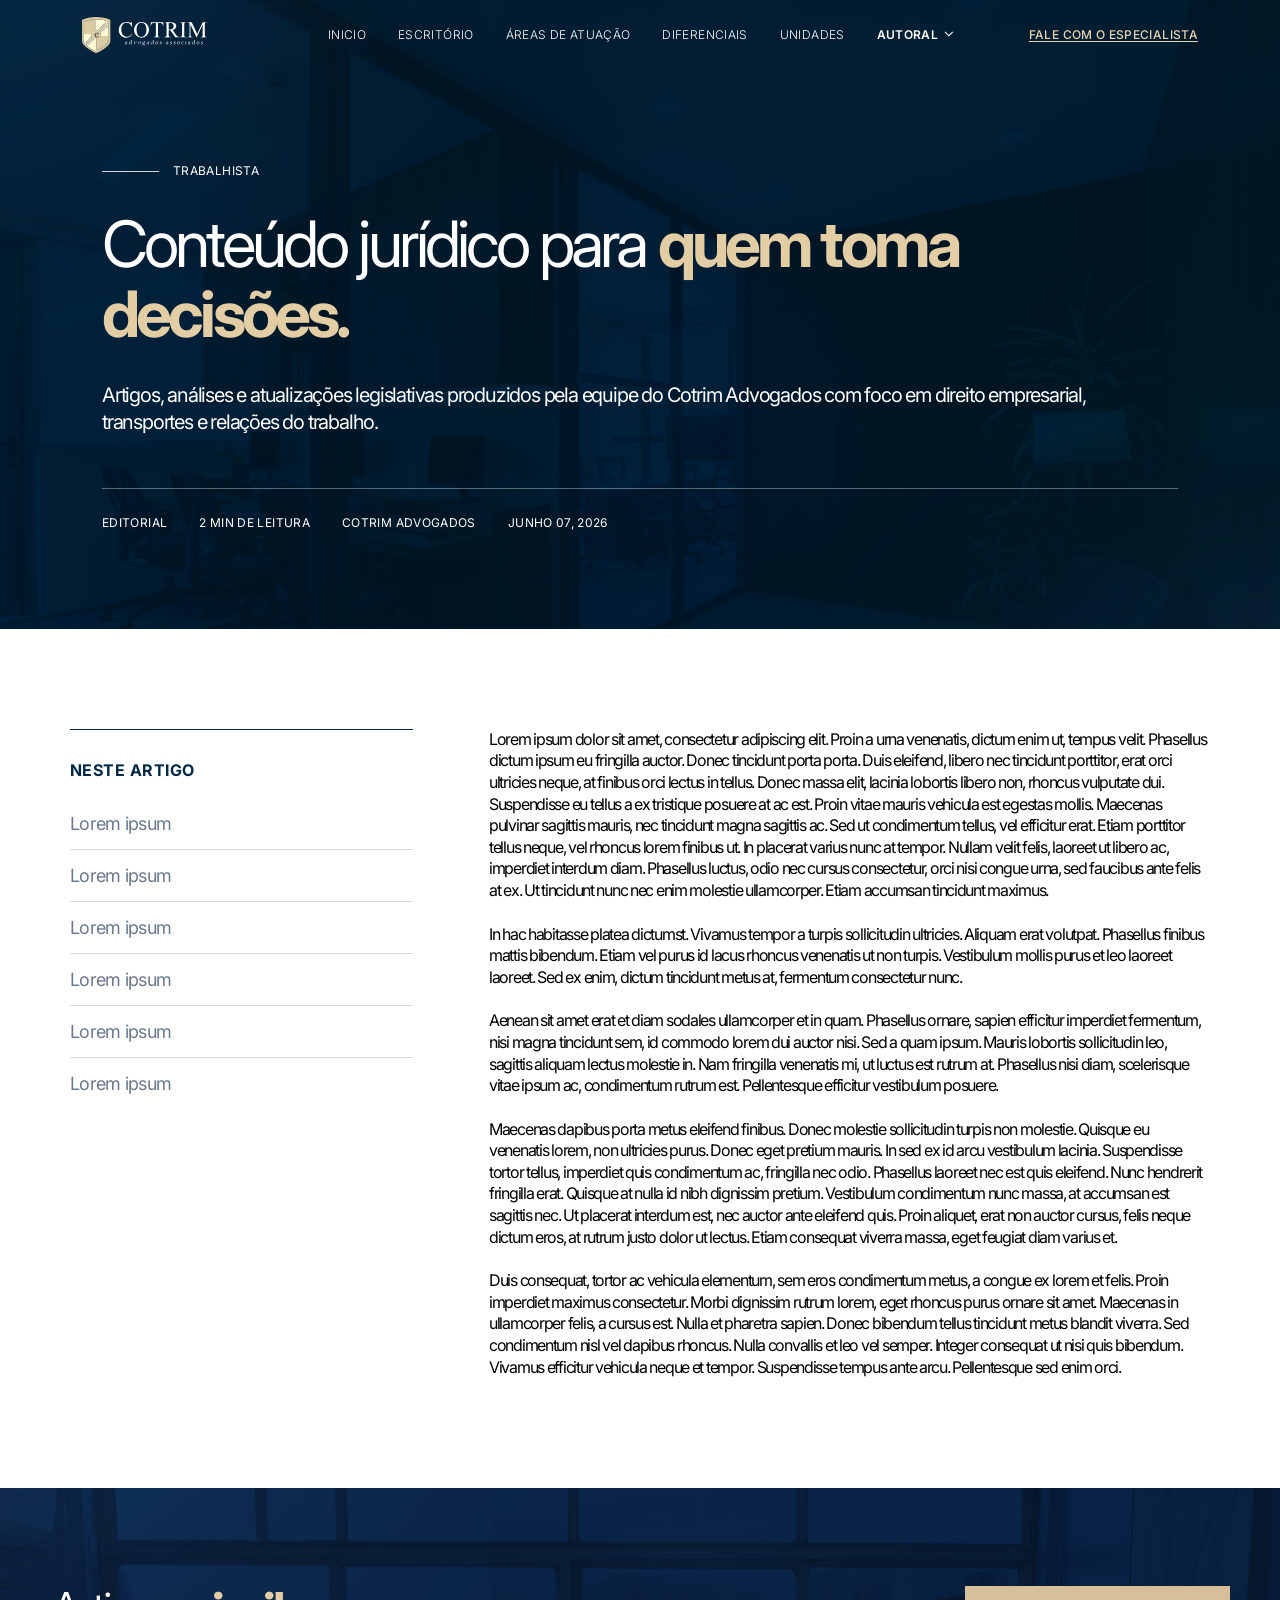
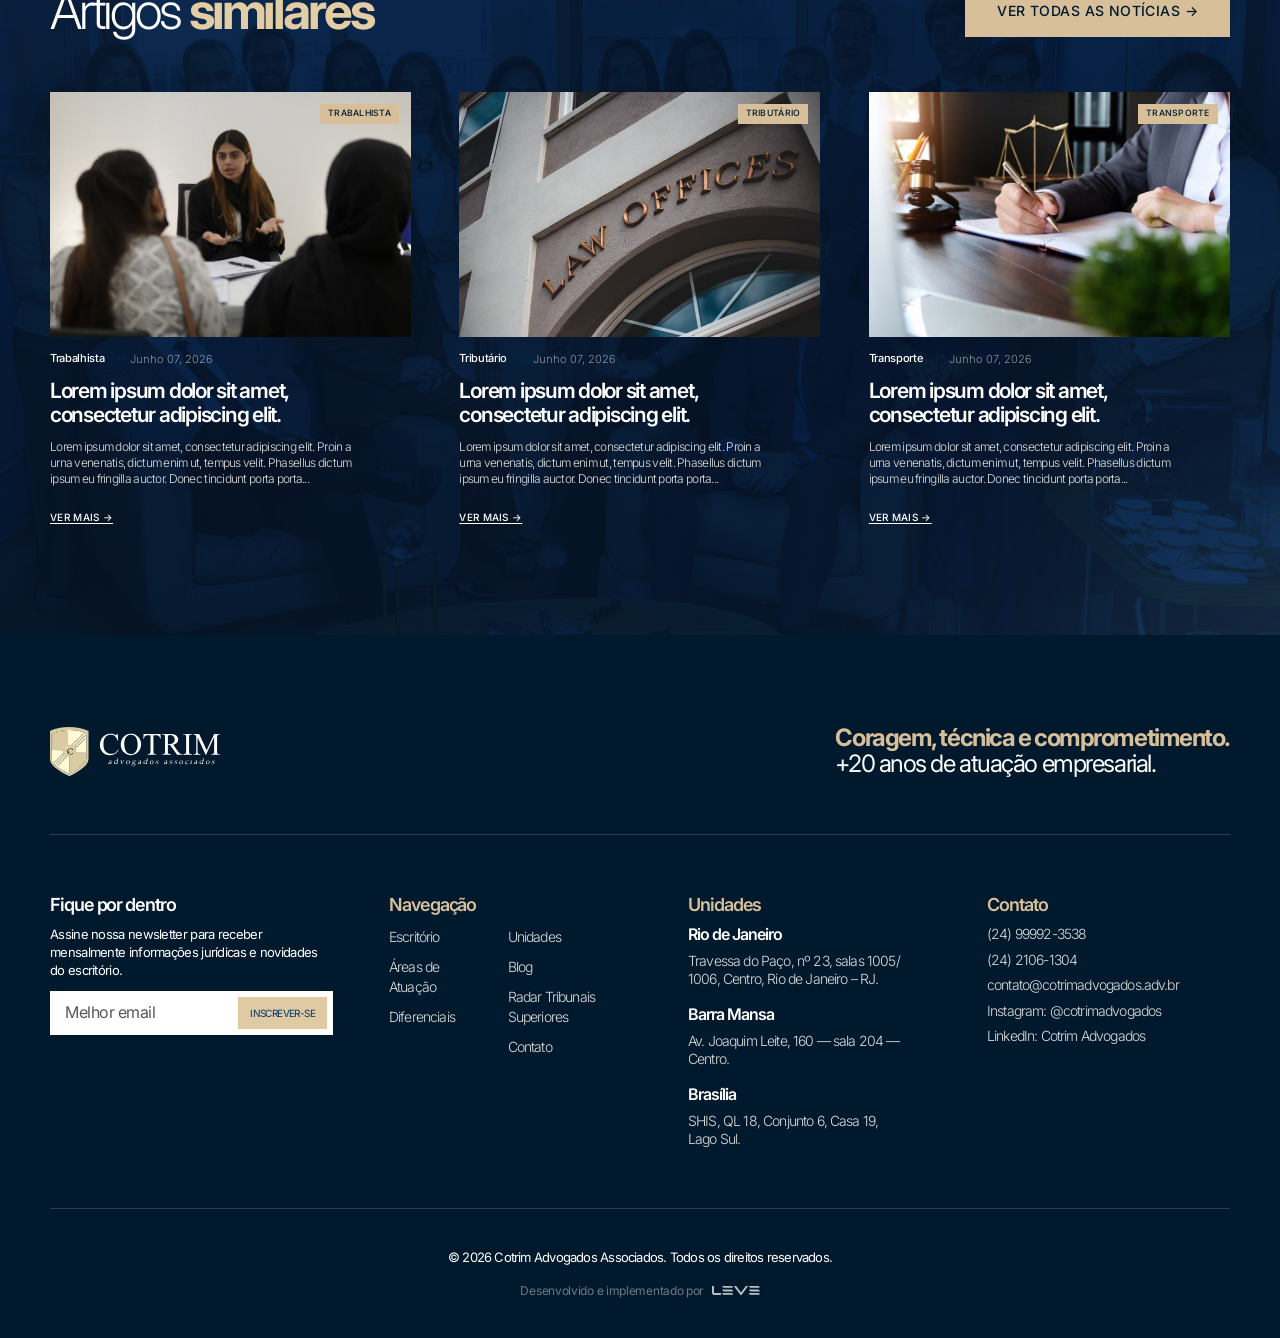
<file: blogpost.html>
<!DOCTYPE html>
<html lang="pt-BR">
<head>
  <meta charset="UTF-8">
  <meta name="viewport" content="width=device-width, initial-scale=1.0">
  <title>Conteúdo jurídico para quem toma decisões — Cotrim Advogados</title>
  <meta name="description" content="Artigos, análises e atualizações legislativas produzidos pela equipe do Cotrim Advogados com foco em direito empresarial, transportes e relações do trabalho.">
  <link rel="preconnect" href="https://fonts.googleapis.com">
  <link rel="preconnect" href="https://fonts.gstatic.com" crossorigin>
  <link href="https://fonts.googleapis.com/css2?family=Inter:wght@200;300;400;500;600;700&display=swap" rel="stylesheet">
  <link rel="stylesheet" href="css/global.css">
  <link rel="stylesheet" href="css/blog.css">
  <link rel="stylesheet" href="css/blogpost.css">
  <!-- SEO / compartilhamento (Open Graph + Twitter) -->
  <link rel="canonical" href="https://cotrimadvogados.adv.br/blog">
  <meta property="og:type" content="article">
  <meta property="og:site_name" content="Cotrim Advogados Associados">
  <meta property="og:locale" content="pt_BR">
  <meta property="og:title" content="Conteúdo jurídico para quem toma decisões — Cotrim Advogados">
  <meta property="og:description" content="Artigos, análises e atualizações legislativas produzidos pela equipe do Cotrim Advogados com foco em direito empresarial, transportes e relações do trabalho.">
  <meta property="og:url" content="https://cotrimadvogados.adv.br/blog">
  <meta property="og:image" content="https://cotrimadvogados.adv.br/images/og-cotrim.jpg">
  <meta property="og:image:width" content="2502">
  <meta property="og:image:height" content="1179">
  <meta property="og:image:alt" content="Cotrim Advogados Associados">
  <meta name="twitter:card" content="summary_large_image">
  <meta name="twitter:title" content="Conteúdo jurídico para quem toma decisões — Cotrim Advogados">
  <meta name="twitter:description" content="Artigos, análises e atualizações legislativas produzidos pela equipe do Cotrim Advogados com foco em direito empresarial, transportes e relações do trabalho.">
  <meta name="twitter:image" content="https://cotrimadvogados.adv.br/images/og-cotrim.jpg">
  <!-- Favicon -->
  <link rel="icon" type="image/svg+xml" href="images/FLAVCOTRIM.svg">
  <link rel="icon" type="image/png" sizes="96x96" href="images/favicon-96.png">
  <link rel="icon" type="image/png" sizes="48x48" href="images/favicon-48.png">
  <link rel="apple-touch-icon" href="images/apple-touch-icon.png">
  <meta name="theme-color" content="#00192d">
  <!-- anti-flash: esconde o conteúdo do WordPress até o JS trocar o texto (o JS remove ao terminar; 4s de rede de segurança) -->
  <script>document.documentElement.classList.add('ctm-carregando');setTimeout(function(){document.documentElement.classList.remove('ctm-carregando');},4000);</script>
</head>
<body>

  <!-- ================= HEADER ================= -->
  <header class="ctm-header">
    <div class="ctm-header-inner">
      <a class="ctm-header-logo" href="/">
        <img src="images/logo-nav.svg" alt="Cotrim Advogados Associados">
      </a>
      <nav class="ctm-header-nav" aria-label="Navegação principal">
        <a href="/">inicio</a>
        <a href="/escritorio">escritório</a>
        <a href="/areas-de-atuacao">áreas de atuação</a>
        <a href="/diferenciais">diferenciais</a>
        <a href="/sedes">unidades</a>
        <div class="ctm-header-drop">
          <a href="/blog" class="ctm-header-drop-toggle ctm-header-ativo" aria-haspopup="true">autoral<span class="ctm-header-seta" aria-hidden="true"></span></a>
          <div class="ctm-header-submenu">
            <div class="ctm-header-submenu-caixa">
              <a href="/blog" class="ctm-header-ativo">Blog</a>
              <a href="/radar-tribunais-superiores">Radar Tribunais Superiores</a>
            </div>
          </div>
        </div>
      </nav>
      <a class="ctm-header-fale" href="/contato">fale com o especialista</a>
      <button class="ctm-header-burger" aria-label="Abrir menu" aria-expanded="false">
        <span></span><span></span><span></span>
      </button>
    </div>
    <nav class="ctm-header-menu" aria-label="Menu mobile">
      <a href="/">inicio</a>
      <a href="/escritorio">escritório</a>
      <a href="/areas-de-atuacao">áreas de atuação</a>
      <a href="/diferenciais">diferenciais</a>
      <a href="/sedes">unidades</a>
      <button class="ctm-header-menu-grupo ctm-header-ativo" aria-expanded="false">autoral<span class="ctm-header-seta" aria-hidden="true"></span></button>
      <div class="ctm-header-menu-sub">
        <a href="/blog" class="ctm-header-ativo">blog</a>
        <a href="/radar-tribunais-superiores">radar tribunais superiores</a>
      </div>
      <a href="/contato">fale com o especialista</a>
    </nav>
  </header>

  <!-- ================= HERO DO ARTIGO ================= -->
  <section class="post-hero">
    <div class="post-hero-bg" aria-hidden="true"></div>
    <img class="post-hero-glow post-hero-glow-1" src="images/glow-ellipse.svg" alt="" aria-hidden="true">
    <img class="post-hero-glow post-hero-glow-2" src="images/glow-ellipse.svg" alt="" aria-hidden="true">
    <div class="post-hero-decos" aria-hidden="true">
      <span class="post-hero-deco-1"></span>
      <span class="post-hero-deco-2"></span>
      <span class="post-hero-deco-3"></span>
    </div>
    <div class="post-hero-inner ctm-dinamico">
      <p class="ctm-label post-hero-cat"><span class="ctm-label-line"></span>trabalhista</p>
      <h1 class="post-hero-titulo">Conteúdo jurídico para <span>quem toma decisões.</span></h1>
      <p class="post-hero-sub">Artigos, análises e atualizações legislativas produzidos pela equipe do Cotrim Advogados com foco em direito empresarial, transportes e relações do trabalho.</p>
      <div class="post-hero-meta">
        <p>Editorial</p>
        <p>2 min de leitura</p>
        <p>cotrim advogados</p>
        <p>Junho 07, 2026</p>
      </div>
    </div>
  </section>

  <!-- ================= ARTIGO ================= -->
  <section class="post-artigo">
    <div class="post-artigo-inner">
      <aside class="post-toc ctm-dinamico">
        <p class="post-toc-titulo">neste artigo</p>
        <ul class="post-toc-lista">
          <li><a href="#">Lorem ipsum</a></li>
          <li><a href="#">Lorem ipsum</a></li>
          <li><a href="#">Lorem ipsum</a></li>
          <li><a href="#">Lorem ipsum</a></li>
          <li><a href="#">Lorem ipsum</a></li>
          <li><a href="#">Lorem ipsum</a></li>
        </ul>
      </aside>
      <div class="post-corpo ctm-dinamico">
        <p>Lorem ipsum dolor sit amet, consectetur adipiscing elit. Proin a urna venenatis, dictum enim ut, tempus velit. Phasellus dictum ipsum eu fringilla auctor. Donec tincidunt porta porta. Duis eleifend, libero nec tincidunt porttitor, erat orci ultricies neque, at finibus orci lectus in tellus. Donec massa elit, lacinia lobortis libero non, rhoncus vulputate dui. Suspendisse eu tellus a ex tristique posuere at ac est. Proin vitae mauris vehicula est egestas mollis. Maecenas pulvinar sagittis mauris, nec tincidunt magna sagittis ac. Sed ut condimentum tellus, vel efficitur erat. Etiam porttitor tellus neque, vel rhoncus lorem finibus ut. In placerat varius nunc at tempor. Nullam velit felis, laoreet ut libero ac, imperdiet interdum diam. Phasellus luctus, odio nec cursus consectetur, orci nisi congue urna, sed faucibus ante felis at ex. Ut tincidunt nunc nec enim molestie ullamcorper. Etiam accumsan tincidunt maximus.</p>
        <p>In hac habitasse platea dictumst. Vivamus tempor a turpis sollicitudin ultricies. Aliquam erat volutpat. Phasellus finibus mattis bibendum. Etiam vel purus id lacus rhoncus venenatis ut non turpis. Vestibulum mollis purus et leo laoreet laoreet. Sed ex enim, dictum tincidunt metus at, fermentum consectetur nunc.</p>
        <p>Aenean sit amet erat et diam sodales ullamcorper et in quam. Phasellus ornare, sapien efficitur imperdiet fermentum, nisi magna tincidunt sem, id commodo lorem dui auctor nisi. Sed a quam ipsum. Mauris lobortis sollicitudin leo, sagittis aliquam lectus molestie in. Nam fringilla venenatis mi, ut luctus est rutrum at. Phasellus nisi diam, scelerisque vitae ipsum ac, condimentum rutrum est. Pellentesque efficitur vestibulum posuere.</p>
        <p>Maecenas dapibus porta metus eleifend finibus. Donec molestie sollicitudin turpis non molestie. Quisque eu venenatis lorem, non ultricies purus. Donec eget pretium mauris. In sed ex id arcu vestibulum lacinia. Suspendisse tortor tellus, imperdiet quis condimentum ac, fringilla nec odio. Phasellus laoreet nec est quis eleifend. Nunc hendrerit fringilla erat. Quisque at nulla id nibh dignissim pretium. Vestibulum condimentum nunc massa, at accumsan est sagittis nec. Ut placerat interdum est, nec auctor ante eleifend quis. Proin aliquet, erat non auctor cursus, felis neque dictum eros, at rutrum justo dolor ut lectus. Etiam consequat viverra massa, eget feugiat diam varius et.</p>
        <p>Duis consequat, tortor ac vehicula elementum, sem eros condimentum metus, a congue ex lorem et felis. Proin imperdiet maximus consectetur. Morbi dignissim rutrum lorem, eget rhoncus purus ornare sit amet. Maecenas in ullamcorper felis, a cursus est. Nulla et pharetra sapien. Donec bibendum tellus tincidunt metus blandit viverra. Sed condimentum nisl vel dapibus rhoncus. Nulla convallis et leo vel semper. Integer consequat ut nisi quis bibendum. Vivamus efficitur vehicula neque et tempor. Suspendisse tempus ante arcu. Pellentesque sed enim orci.</p>
      </div>
    </div>
  </section>

  <!-- ================= ARTIGOS SIMILARES ================= -->
  <section class="post-similares ctm-dinamico">
    <div class="post-similares-bg" aria-hidden="true"></div>
    <img class="post-similares-glow post-similares-glow-1" src="images/glow-ellipse.svg" alt="" aria-hidden="true">
    <img class="post-similares-glow post-similares-glow-2" src="images/glow-ellipse.svg" alt="" aria-hidden="true">
    <div class="post-similares-inner">
      <div class="post-similares-topo">
        <h2 class="post-similares-titulo"><span>Artigos</span> <strong>similares</strong></h2>
        <a class="ctm-btn ctm-btn-gold" href="/blog">ver todas as notícias →</a>
      </div>
      <div class="ctmpost-grid">
        <article class="ctmpost ctmpost-escuro">
          <div class="ctmpost-foto-wrap">
            <img class="ctmpost-foto" src="images/post-trabalhista.jpg" alt="">
            <span class="ctmpost-tag">trabalhista</span>
          </div>
          <div class="ctmpost-meta">
            <p class="ctmpost-cat">Trabalhista</p>
            <p class="ctmpost-data"><img src="images/icon-calendario.svg" alt="" aria-hidden="true">Junho 07, 2026</p>
          </div>
          <h3 class="ctmpost-titulo">Lorem ipsum dolor sit amet, consectetur adipiscing elit.</h3>
          <p class="ctmpost-resumo">Lorem ipsum dolor sit amet, consectetur adipiscing elit. Proin a urna venenatis, dictum enim ut, tempus velit. Phasellus dictum ipsum eu fringilla auctor. Donec tincidunt porta porta...</p>
          <a class="ctmpost-link" href="/blogpost">ver mais →</a>
        </article>
        <article class="ctmpost ctmpost-escuro">
          <div class="ctmpost-foto-wrap">
            <img class="ctmpost-foto" src="images/post-tributario.jpg" alt="">
            <span class="ctmpost-tag">tributário</span>
          </div>
          <div class="ctmpost-meta">
            <p class="ctmpost-cat">Tributário</p>
            <p class="ctmpost-data"><img src="images/icon-calendario.svg" alt="" aria-hidden="true">Junho 07, 2026</p>
          </div>
          <h3 class="ctmpost-titulo">Lorem ipsum dolor sit amet, consectetur adipiscing elit.</h3>
          <p class="ctmpost-resumo">Lorem ipsum dolor sit amet, consectetur adipiscing elit. Proin a urna venenatis, dictum enim ut, tempus velit. Phasellus dictum ipsum eu fringilla auctor. Donec tincidunt porta porta...</p>
          <a class="ctmpost-link" href="/blogpost">ver mais →</a>
        </article>
        <article class="ctmpost ctmpost-escuro">
          <div class="ctmpost-foto-wrap">
            <img class="ctmpost-foto" src="images/post-transporte.jpg" alt="">
            <span class="ctmpost-tag">transporte</span>
          </div>
          <div class="ctmpost-meta">
            <p class="ctmpost-cat">Transporte</p>
            <p class="ctmpost-data"><img src="images/icon-calendario.svg" alt="" aria-hidden="true">Junho 07, 2026</p>
          </div>
          <h3 class="ctmpost-titulo">Lorem ipsum dolor sit amet, consectetur adipiscing elit.</h3>
          <p class="ctmpost-resumo">Lorem ipsum dolor sit amet, consectetur adipiscing elit. Proin a urna venenatis, dictum enim ut, tempus velit. Phasellus dictum ipsum eu fringilla auctor. Donec tincidunt porta porta...</p>
          <a class="ctmpost-link" href="/blogpost">ver mais →</a>
        </article>
      </div>
    </div>
  </section>

  <!-- ================= FOOTER ================= -->
  <footer class="ctm-footer">
    <div class="ctm-footer-inner">
      <div class="ctm-footer-topo">
        <a class="ctm-footer-logo" href="/">
          <img src="images/logo-footer.svg" alt="Cotrim Advogados Associados">
        </a>
        <p class="ctm-footer-frase"><strong>Coragem, técnica e comprometimento.</strong><br>+20 anos de atuação empresarial.</p>
      </div>
      <div class="ctm-footer-colunas">
        <div class="ctm-footer-coluna ctm-footer-coluna-news">
          <p class="ctm-footer-coluna-titulo ctm-footer-coluna-titulo-branco">Fique por dentro</p>
          <p class="ctm-footer-news-texto">Assine nossa newsletter para receber mensalmente informações jurídicas e novidades do escritório.</p>
          <form class="ctm-footer-form" action="#" method="post">
            <input class="ctm-footer-input" type="email" name="email" placeholder="Melhor email" required>
            <button type="submit">Inscrever-se</button>
          </form>
        </div>
        <div class="ctm-footer-coluna">
          <p class="ctm-footer-coluna-titulo">Navegação</p>
          <div class="ctm-footer-links">
            <ul>
              <li><a href="/escritorio">Escritório</a></li>
              <li><a href="/areas-de-atuacao">Áreas de Atuação</a></li>
              <li><a href="/diferenciais">Diferenciais</a></li>
            </ul>
            <ul>
              <li><a href="/sedes">Unidades</a></li>
              <li><a href="/blog">Blog</a></li>
              <li><a href="/radar-tribunais-superiores">Radar Tribunais Superiores</a></li>
              <li><a href="/contato">Contato</a></li>
            </ul>
          </div>
        </div>
        <div class="ctm-footer-coluna">
          <p class="ctm-footer-coluna-titulo">Unidades</p>
          <div class="ctm-footer-unidades">
            <div class="ctm-footer-unidade">
              <p class="ctm-footer-unidade-cidade">Rio de Janeiro</p>
              <p class="ctm-footer-unidade-end">Travessa do Paço, nº 23, salas 1005/ 1006, Centro, Rio de Janeiro – RJ.</p>
            </div>
            <div class="ctm-footer-unidade">
              <p class="ctm-footer-unidade-cidade">Barra Mansa</p>
              <p class="ctm-footer-unidade-end">Av. Joaquim Leite, 160 — sala 204 — Centro.</p>
            </div>
            <div class="ctm-footer-unidade">
              <p class="ctm-footer-unidade-cidade">Brasília</p>
              <p class="ctm-footer-unidade-end">SHIS, QL 18, Conjunto 6, Casa 19, Lago Sul.</p>
            </div>
          </div>
        </div>
        <div class="ctm-footer-coluna">
          <p class="ctm-footer-coluna-titulo">Contato</p>
          <div class="ctm-footer-contato">
            <a href="tel:+5524999923538">(24) 99992-3538</a>
            <a href="tel:+552421061304">(24) 2106-1304</a>
            <a href="mailto:contato@cotrimadvogados.adv.br">contato@cotrimadvogados.adv.br</a>
            <a href="https://instagram.com/cotrimadvogados" target="_blank" rel="noopener">Instagram: @cotrimadvogados</a>
            <a href="https://www.linkedin.com/company/cotrim-advogados/" target="_blank" rel="noopener">LinkedIn: Cotrim Advogados</a>
          </div>
        </div>
      </div>
      <p class="ctm-footer-copy">© 2026 Cotrim Advogados Associados. Todos os direitos reservados.</p>
      <a class="ctm-footer-credito" href="https://levestudios.com.br" target="_blank" rel="noopener">Desenvolvido e implementado por <img class="ctm-footer-credito-logo" src="images/leve.svg" alt="Leve Studios"></a>
    </div>
  </footer>

  <script src="js/main.js"></script>
  <script src="js/blog-dinamico.js"></script>
</body>
</html>
</file>
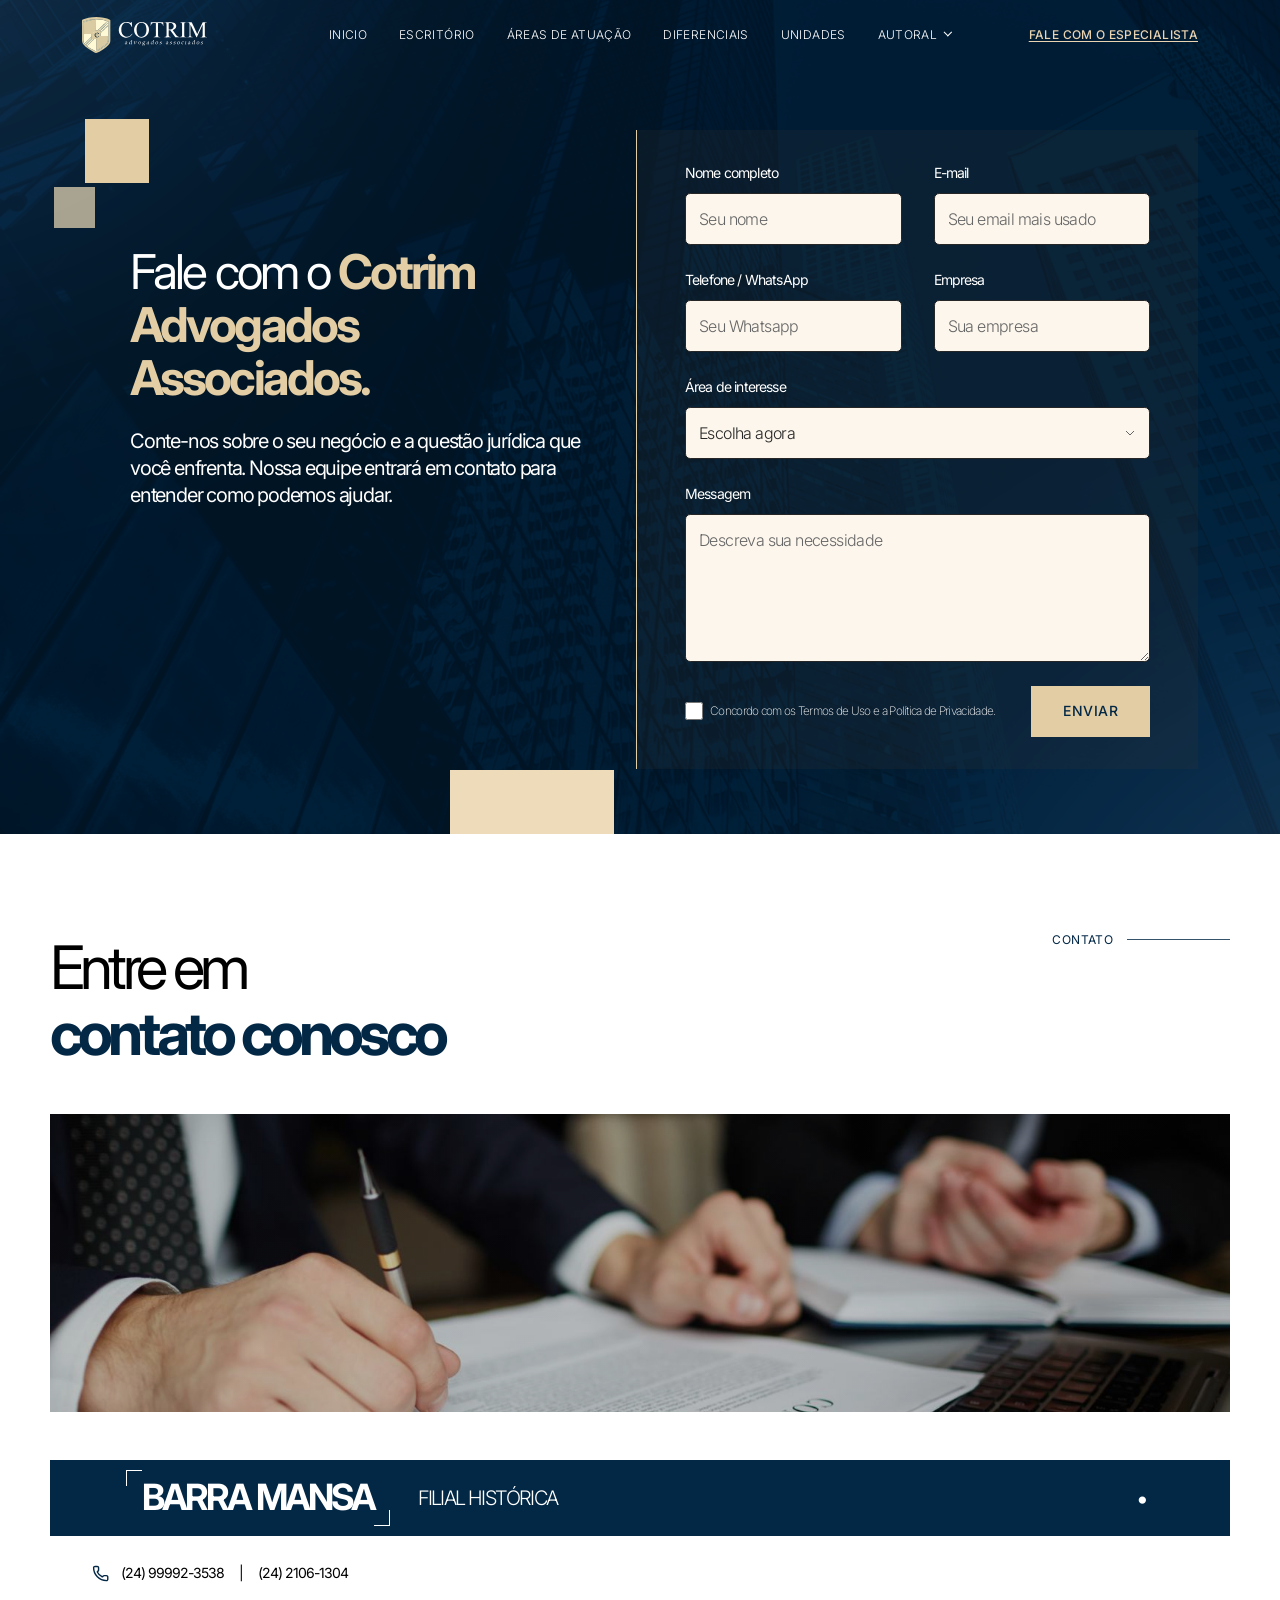
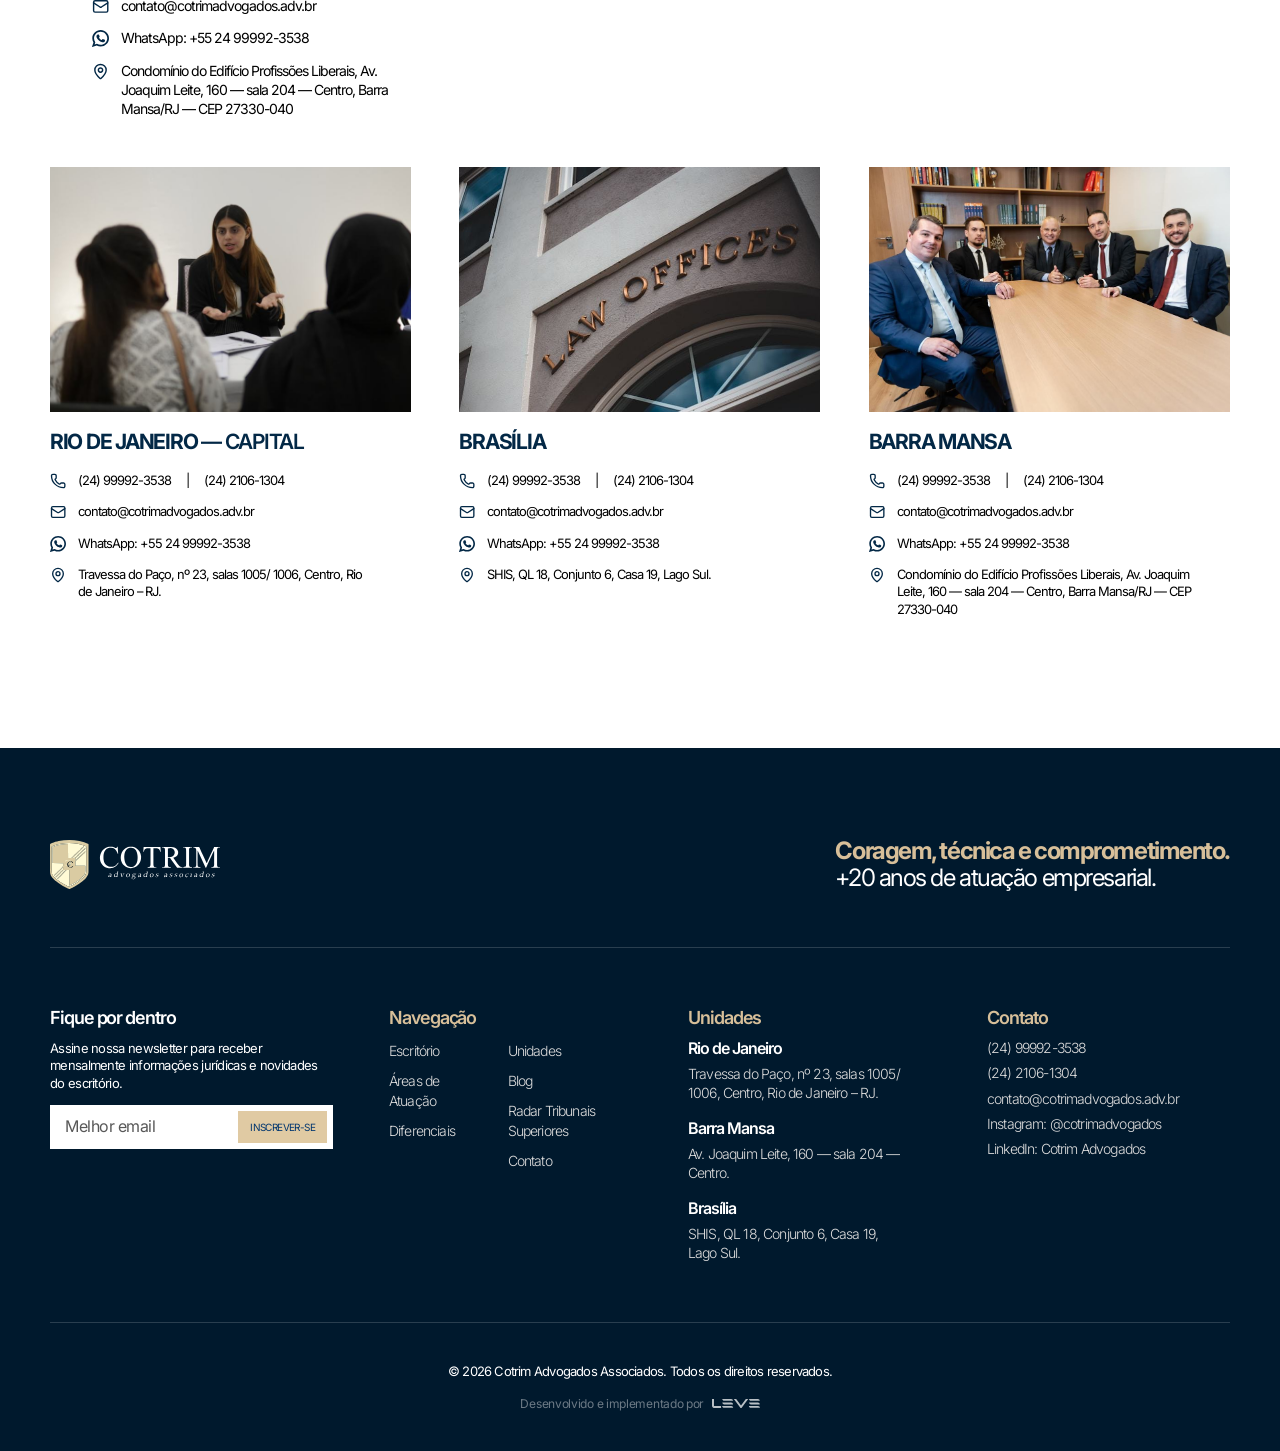
<file: contato.html>
<!DOCTYPE html>
<html lang="pt-BR">
<head>
  <meta charset="UTF-8">
  <meta name="viewport" content="width=device-width, initial-scale=1.0">
  <title>Contato — Cotrim Advogados Associados</title>
  <meta name="description" content="Fale com o Cotrim Advogados Associados. Conte-nos sobre o seu negócio e a questão jurídica que você enfrenta.">
  <link rel="preconnect" href="https://fonts.googleapis.com">
  <link rel="preconnect" href="https://fonts.gstatic.com" crossorigin>
  <link href="https://fonts.googleapis.com/css2?family=Inter:wght@200;300;400;500;600;700&display=swap" rel="stylesheet">
  <link rel="stylesheet" href="css/global.css">
  <link rel="stylesheet" href="css/contato.css">
  <!-- SEO / compartilhamento (Open Graph + Twitter) -->
  <link rel="canonical" href="https://cotrimadvogados.adv.br/contato">
  <meta property="og:type" content="website">
  <meta property="og:site_name" content="Cotrim Advogados Associados">
  <meta property="og:locale" content="pt_BR">
  <meta property="og:title" content="Contato — Cotrim Advogados Associados">
  <meta property="og:description" content="Fale com o Cotrim Advogados Associados. Conte-nos sobre o seu negócio e a questão jurídica que você enfrenta.">
  <meta property="og:url" content="https://cotrimadvogados.adv.br/contato">
  <meta property="og:image" content="https://cotrimadvogados.adv.br/images/og-cotrim.jpg">
  <meta property="og:image:width" content="2502">
  <meta property="og:image:height" content="1179">
  <meta property="og:image:alt" content="Cotrim Advogados Associados">
  <meta name="twitter:card" content="summary_large_image">
  <meta name="twitter:title" content="Contato — Cotrim Advogados Associados">
  <meta name="twitter:description" content="Fale com o Cotrim Advogados Associados. Conte-nos sobre o seu negócio e a questão jurídica que você enfrenta.">
  <meta name="twitter:image" content="https://cotrimadvogados.adv.br/images/og-cotrim.jpg">
  <!-- Favicon -->
  <link rel="icon" type="image/svg+xml" href="images/FLAVCOTRIM.svg">
  <link rel="icon" type="image/png" sizes="96x96" href="images/favicon-96.png">
  <link rel="icon" type="image/png" sizes="48x48" href="images/favicon-48.png">
  <link rel="apple-touch-icon" href="images/apple-touch-icon.png">
  <meta name="theme-color" content="#00192d">
</head>
<body>

  <!-- ================= HEADER ================= -->
  <header class="ctm-header">
    <div class="ctm-header-inner">
      <a class="ctm-header-logo" href="/">
        <img src="images/logo-nav.svg" alt="Cotrim Advogados Associados">
      </a>
      <nav class="ctm-header-nav" aria-label="Navegação principal">
        <a href="/">inicio</a>
        <a href="/escritorio">escritório</a>
        <a href="/areas-de-atuacao">áreas de atuação</a>
        <a href="/diferenciais">diferenciais</a>
        <a href="/sedes">unidades</a>
        <div class="ctm-header-drop">
          <a href="/blog" class="ctm-header-drop-toggle" aria-haspopup="true">autoral<span class="ctm-header-seta" aria-hidden="true"></span></a>
          <div class="ctm-header-submenu">
            <div class="ctm-header-submenu-caixa">
              <a href="/blog">Blog</a>
              <a href="/radar-tribunais-superiores">Radar Tribunais Superiores</a>
            </div>
          </div>
        </div>
      </nav>
      <a class="ctm-header-fale" href="/contato">fale com o especialista</a>
      <button class="ctm-header-burger" aria-label="Abrir menu" aria-expanded="false">
        <span></span><span></span><span></span>
      </button>
    </div>
    <nav class="ctm-header-menu" aria-label="Menu mobile">
      <a href="/">inicio</a>
      <a href="/escritorio">escritório</a>
      <a href="/areas-de-atuacao">áreas de atuação</a>
      <a href="/diferenciais">diferenciais</a>
      <a href="/sedes">unidades</a>
      <button class="ctm-header-menu-grupo" aria-expanded="false">autoral<span class="ctm-header-seta" aria-hidden="true"></span></button>
      <div class="ctm-header-menu-sub">
        <a href="/blog">blog</a>
        <a href="/radar-tribunais-superiores">radar tribunais superiores</a>
      </div>
      <a href="/contato" class="ctm-header-ativo">fale com o especialista</a>
    </nav>
  </header>

  <!-- ================= HERO + FORMULÁRIO ================= -->
  <section class="contato-hero">
    <div class="contato-hero-bg" aria-hidden="true"></div>
    <img class="contato-hero-glow contato-hero-glow-1" src="images/glow-ellipse.svg" alt="" aria-hidden="true">
    <img class="contato-hero-glow contato-hero-glow-2" src="images/glow-ellipse.svg" alt="" aria-hidden="true">
    <div class="contato-hero-inner">
      <div class="contato-hero-decos" aria-hidden="true">
        <span class="contato-hero-deco-1"></span>
        <span class="contato-hero-deco-2"></span>
        <span class="contato-hero-deco-3"></span>
      </div>
      <div class="contato-hero-texto">
        <h1 class="contato-hero-titulo">Fale com o <span>Cotrim Advogados Associados.</span></h1>
        <p class="contato-hero-sub">Conte-nos sobre o seu negócio e a questão jurídica que você enfrenta. Nossa equipe entrará em contato para entender como podemos ajudar.</p>
      </div>
      <form class="contato-form" action="#" method="post">
        <!-- honeypot anti-spam: invisível para pessoas; se vier preenchido, o WP ignora -->
        <div style="position:absolute;left:-9999px;top:auto;width:1px;height:1px;overflow:hidden" aria-hidden="true">
          <label>Não preencha este campo <input type="text" name="website" tabindex="-1" autocomplete="off"></label>
        </div>
        <div class="contato-form-linha">
          <div class="contato-form-campo">
            <label for="nome">Nome completo</label>
            <input type="text" id="nome" name="nome" placeholder="Seu nome" required>
          </div>
          <div class="contato-form-campo">
            <label for="email">E-mail</label>
            <input type="email" id="email" name="email" placeholder="Seu email mais usado" required>
          </div>
        </div>
        <div class="contato-form-linha">
          <div class="contato-form-campo">
            <label for="telefone">Telefone / WhatsApp</label>
            <input type="tel" id="telefone" name="telefone" placeholder="Seu Whatsapp">
          </div>
          <div class="contato-form-campo">
            <label for="empresa">Empresa</label>
            <input type="text" id="empresa" name="empresa" placeholder="Sua empresa">
          </div>
        </div>
        <div class="contato-form-campo">
          <label for="area">Área de interesse</label>
          <select id="area" name="area">
            <option value="" selected disabled>Escolha agora</option>
            <option>Trabalhista</option>
            <option>Cível e Empresarial</option>
            <option>Tributário</option>
            <option>Direito Coletivo e Sindical</option>
            <option>Contratos Empresariais e Franquia</option>
            <option>Compliance e LGPD</option>
            <option>Recuperação Judicial e Execução de Crédito</option>
            <option>Criminal Empresarial</option>
            <option>Direito Administrativo e Regulatório</option>
            <option>Direito Imobiliário Empresarial</option>
            <option>Direito Público</option>
            <option>Governança Corporativa</option>
            <option>Ambiental</option>
            <option>Due Diligence</option>
            <option>Consumidor</option>
            <option>Gerenciamento de Crise</option>
            <option>Tribunais Superiores</option>
          </select>
        </div>
        <div class="contato-form-campo">
          <label for="mensagem">Messagem</label>
          <textarea id="mensagem" name="mensagem" placeholder="Descreva sua necessidade" rows="5"></textarea>
        </div>
        <div class="contato-form-rodape">
          <label class="contato-form-checkbox">
            <input type="checkbox" name="termos" required>
            <span>Concordo com os Termos de Uso e a Política de Privacidade.</span>
          </label>
          <button class="ctm-btn ctm-btn-gold-light" type="submit">enviar</button>
        </div>
      </form>
    </div>
  </section>

  <!-- ================= ENTRE EM CONTATO ================= -->
  <section class="contato-info">
    <div class="contato-info-inner">
      <div class="contato-info-topo">
        <h2 class="contato-info-titulo">Entre em <strong>contato conosco</strong></h2>
        <p class="ctm-label contato-info-label">contato<span class="ctm-label-line"></span></p>
      </div>
      <div class="contato-info-banner" aria-hidden="true"></div>
      <div class="contato-bm">
        <div class="contato-bm-bar">
          <p class="contato-bm-cidade"><span class="contato-bm-colchetes">Barra Mansa</span></p>
          <p class="contato-bm-tipo">Filial histórica</p>
          <p class="contato-bm-ponto" aria-hidden="true">•</p>
        </div>
        <ul class="contato-lista contato-lista-bm">
          <li><img src="images/icon-fone.svg" alt="" aria-hidden="true"><a href="tel:+5524999923538">(24) 99992-3538</a>&nbsp;|&nbsp;<a href="tel:+552421061304">(24) 2106-1304</a></li>
          <li><img src="images/icon-mail.svg" alt="" aria-hidden="true"><a href="mailto:contato@cotrimadvogados.adv.br">contato@cotrimadvogados.adv.br</a></li>
          <li><img src="images/icon-whats.svg" alt="" aria-hidden="true"><a href="https://wa.me/5524999923538" target="_blank" rel="noopener">WhatsApp: +55 24 99992-3538</a></li>
          <li><img src="images/icon-pin.svg" alt="" aria-hidden="true"><span>Condomínio do Edifício Profissões Liberais, Av. Joaquim Leite, 160 — sala 204 — Centro, Barra Mansa/RJ — CEP 27330-040</span></li>
        </ul>
      </div>
      <div class="contato-cidades">
        <article class="contato-cidade">
          <img class="contato-cidade-foto" src="images/post-trabalhista.jpg" alt="Rio de Janeiro">
          <h3 class="contato-cidade-nome"><strong>RIO DE JANEIRO</strong> — CAPITAL</h3>
          <ul class="contato-lista">
            <li><img src="images/icon-fone.svg" alt="" aria-hidden="true"><a href="tel:+5524999923538">(24) 99992-3538</a>&nbsp;|&nbsp;<a href="tel:+552421061304">(24) 2106-1304</a></li>
            <li><img src="images/icon-mail.svg" alt="" aria-hidden="true"><a href="mailto:contato@cotrimadvogados.adv.br">contato@cotrimadvogados.adv.br</a></li>
            <li><img src="images/icon-whats.svg" alt="" aria-hidden="true"><a href="https://wa.me/5524999923538" target="_blank" rel="noopener">WhatsApp: +55 24 99992-3538</a></li>
            <li><img src="images/icon-pin.svg" alt="" aria-hidden="true"><span>Travessa do Paço, nº 23, salas 1005/ 1006, Centro, Rio de Janeiro – RJ.</span></li>
          </ul>
        </article>
        <article class="contato-cidade">
          <img class="contato-cidade-foto" src="images/post-tributario.jpg" alt="Brasília">
          <h3 class="contato-cidade-nome"><strong>BRASÍLIA</strong></h3>
          <ul class="contato-lista">
            <li><img src="images/icon-fone.svg" alt="" aria-hidden="true"><a href="tel:+5524999923538">(24) 99992-3538</a>&nbsp;|&nbsp;<a href="tel:+552421061304">(24) 2106-1304</a></li>
            <li><img src="images/icon-mail.svg" alt="" aria-hidden="true"><a href="mailto:contato@cotrimadvogados.adv.br">contato@cotrimadvogados.adv.br</a></li>
            <li><img src="images/icon-whats.svg" alt="" aria-hidden="true"><a href="https://wa.me/5524999923538" target="_blank" rel="noopener">WhatsApp: +55 24 99992-3538</a></li>
            <li><img src="images/icon-pin.svg" alt="" aria-hidden="true"><span>SHIS, QL 18, Conjunto 6, Casa 19, Lago Sul.</span></li>
          </ul>
        </article>
        <article class="contato-cidade">
          <img class="contato-cidade-foto" src="images/sede-barra-mansa.jpg" alt="Barra Mansa">
          <h3 class="contato-cidade-nome"><strong>BARRA MANSA</strong></h3>
          <ul class="contato-lista">
            <li><img src="images/icon-fone.svg" alt="" aria-hidden="true"><a href="tel:+5524999923538">(24) 99992-3538</a>&nbsp;|&nbsp;<a href="tel:+552421061304">(24) 2106-1304</a></li>
            <li><img src="images/icon-mail.svg" alt="" aria-hidden="true"><a href="mailto:contato@cotrimadvogados.adv.br">contato@cotrimadvogados.adv.br</a></li>
            <li><img src="images/icon-whats.svg" alt="" aria-hidden="true"><a href="https://wa.me/5524999923538" target="_blank" rel="noopener">WhatsApp: +55 24 99992-3538</a></li>
            <li><img src="images/icon-pin.svg" alt="" aria-hidden="true"><span>Condomínio do Edifício Profissões Liberais, Av. Joaquim Leite, 160 — sala 204 — Centro, Barra Mansa/RJ — CEP 27330-040</span></li>
          </ul>
        </article>
      </div>
    </div>
  </section>

  <!-- ================= FOOTER ================= -->
  <footer class="ctm-footer">
    <div class="ctm-footer-inner">
      <div class="ctm-footer-topo">
        <a class="ctm-footer-logo" href="/">
          <img src="images/logo-footer.svg" alt="Cotrim Advogados Associados">
        </a>
        <p class="ctm-footer-frase"><strong>Coragem, técnica e comprometimento.</strong><br>+20 anos de atuação empresarial.</p>
      </div>
      <div class="ctm-footer-colunas">
        <div class="ctm-footer-coluna ctm-footer-coluna-news">
          <p class="ctm-footer-coluna-titulo ctm-footer-coluna-titulo-branco">Fique por dentro</p>
          <p class="ctm-footer-news-texto">Assine nossa newsletter para receber mensalmente informações jurídicas e novidades do escritório.</p>
          <form class="ctm-footer-form" action="#" method="post">
            <input class="ctm-footer-input" type="email" name="email" placeholder="Melhor email" required>
            <button type="submit">Inscrever-se</button>
          </form>
        </div>
        <div class="ctm-footer-coluna">
          <p class="ctm-footer-coluna-titulo">Navegação</p>
          <div class="ctm-footer-links">
            <ul>
              <li><a href="/escritorio">Escritório</a></li>
              <li><a href="/areas-de-atuacao">Áreas de Atuação</a></li>
              <li><a href="/diferenciais">Diferenciais</a></li>
            </ul>
            <ul>
              <li><a href="/sedes">Unidades</a></li>
              <li><a href="/blog">Blog</a></li>
              <li><a href="/radar-tribunais-superiores">Radar Tribunais Superiores</a></li>
              <li><a href="/contato">Contato</a></li>
            </ul>
          </div>
        </div>
        <div class="ctm-footer-coluna">
          <p class="ctm-footer-coluna-titulo">Unidades</p>
          <div class="ctm-footer-unidades">
            <div class="ctm-footer-unidade">
              <p class="ctm-footer-unidade-cidade">Rio de Janeiro</p>
              <p class="ctm-footer-unidade-end">Travessa do Paço, nº 23, salas 1005/ 1006, Centro, Rio de Janeiro – RJ.</p>
            </div>
            <div class="ctm-footer-unidade">
              <p class="ctm-footer-unidade-cidade">Barra Mansa</p>
              <p class="ctm-footer-unidade-end">Av. Joaquim Leite, 160 — sala 204 — Centro.</p>
            </div>
            <div class="ctm-footer-unidade">
              <p class="ctm-footer-unidade-cidade">Brasília</p>
              <p class="ctm-footer-unidade-end">SHIS, QL 18, Conjunto 6, Casa 19, Lago Sul.</p>
            </div>
          </div>
        </div>
        <div class="ctm-footer-coluna">
          <p class="ctm-footer-coluna-titulo">Contato</p>
          <div class="ctm-footer-contato">
            <a href="tel:+5524999923538">(24) 99992-3538</a>
            <a href="tel:+552421061304">(24) 2106-1304</a>
            <a href="mailto:contato@cotrimadvogados.adv.br">contato@cotrimadvogados.adv.br</a>
            <a href="https://instagram.com/cotrimadvogados" target="_blank" rel="noopener">Instagram: @cotrimadvogados</a>
            <a href="https://www.linkedin.com/company/cotrim-advogados/" target="_blank" rel="noopener">LinkedIn: Cotrim Advogados</a>
          </div>
        </div>
      </div>
      <p class="ctm-footer-copy">© 2026 Cotrim Advogados Associados. Todos os direitos reservados.</p>
      <a class="ctm-footer-credito" href="https://levestudios.com.br" target="_blank" rel="noopener">Desenvolvido e implementado por <img class="ctm-footer-credito-logo" src="images/leve.svg" alt="Leve Studios"></a>
    </div>
  </footer>

  <script src="js/main.js"></script>
</body>
</html>
</file>
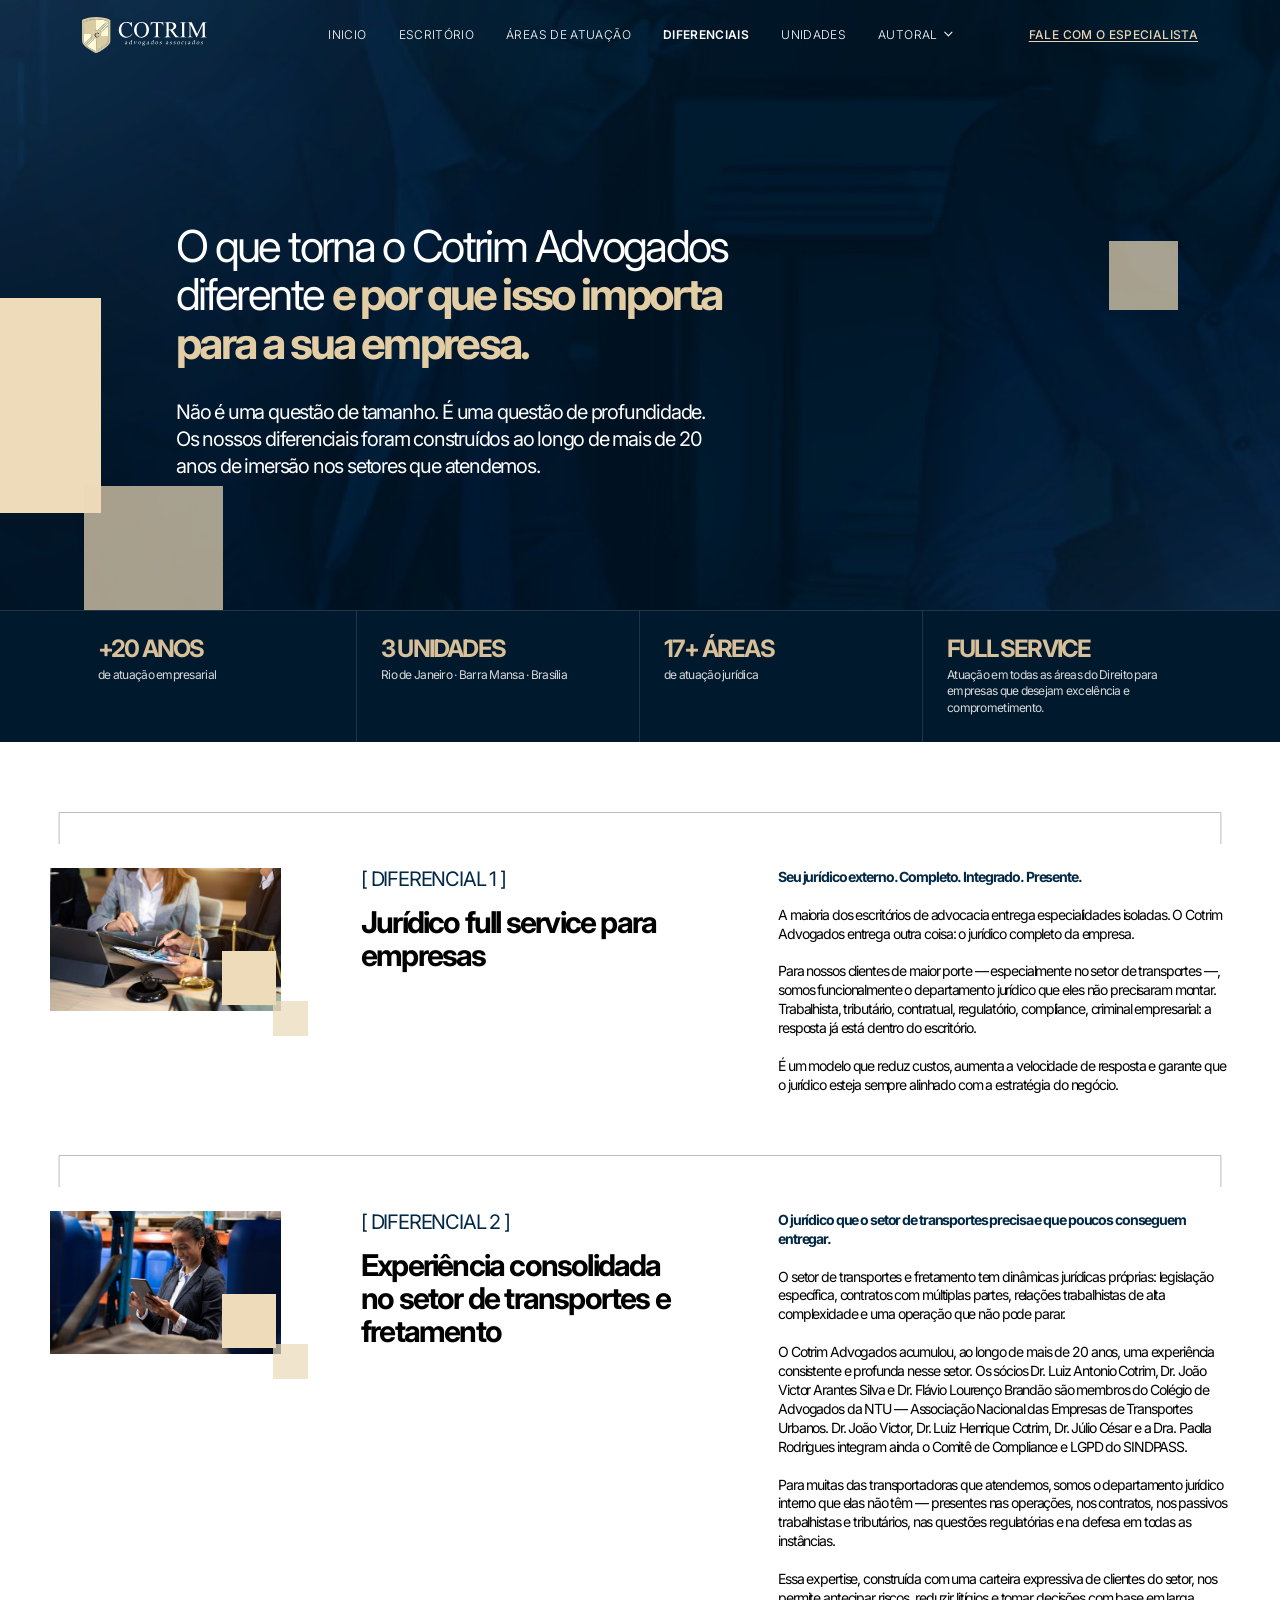
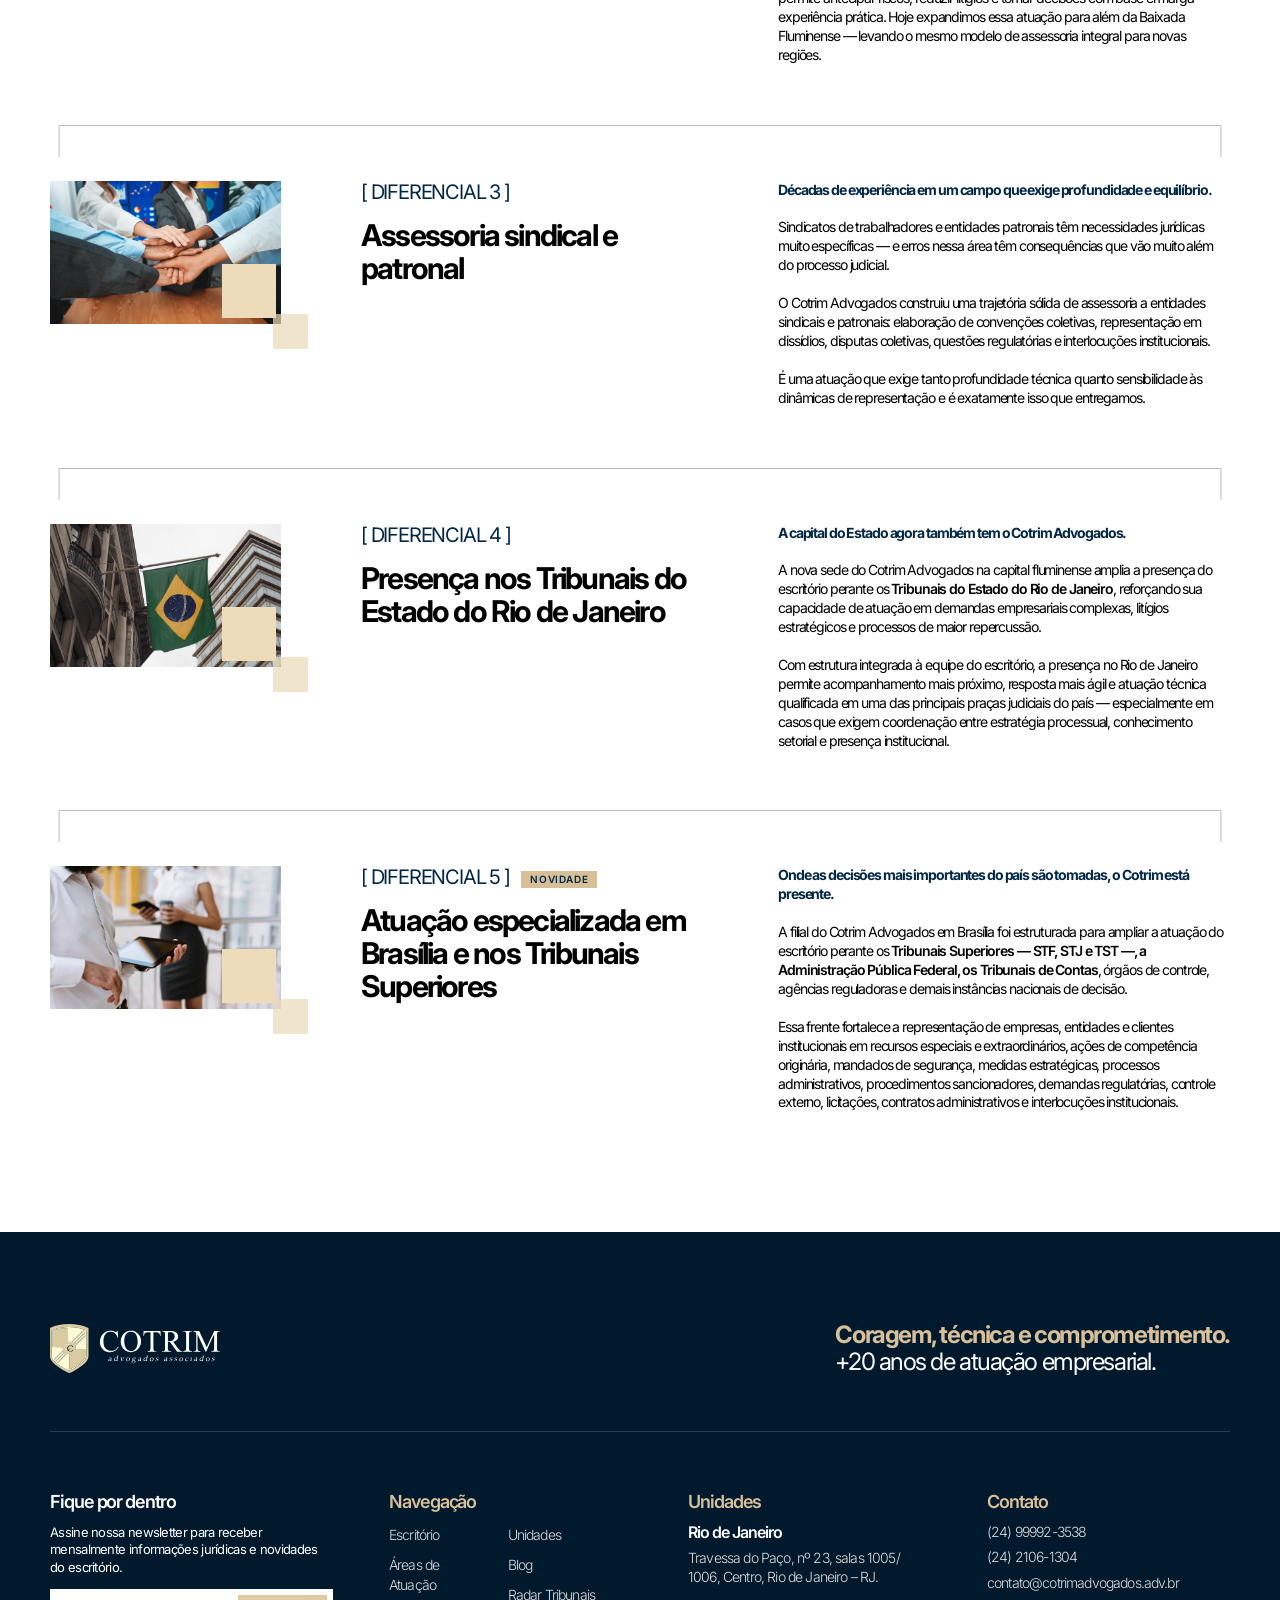
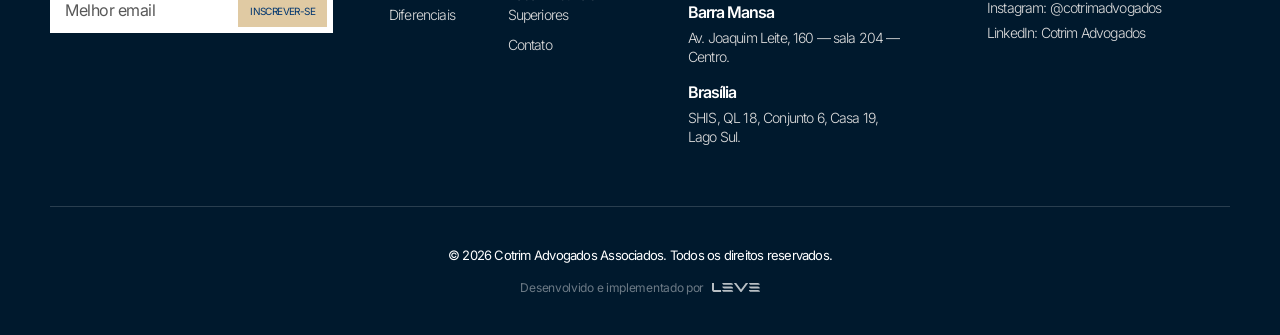
<file: diferenciais.html>
<!DOCTYPE html>
<html lang="pt-BR">
<head>
  <meta charset="UTF-8">
  <meta name="viewport" content="width=device-width, initial-scale=1.0">
  <title>Diferenciais — Cotrim Advogados Associados</title>
  <meta name="description" content="O que torna o Cotrim Advogados diferente e por que isso importa para a sua empresa. Diferenciais construídos ao longo de mais de 20 anos.">
  <link rel="preconnect" href="https://fonts.googleapis.com">
  <link rel="preconnect" href="https://fonts.gstatic.com" crossorigin>
  <link href="https://fonts.googleapis.com/css2?family=Inter:wght@200;300;400;500;600;700&display=swap" rel="stylesheet">
  <link rel="stylesheet" href="css/global.css">
  <link rel="stylesheet" href="css/diferenciais.css">
  <!-- SEO / compartilhamento (Open Graph + Twitter) -->
  <link rel="canonical" href="https://cotrimadvogados.adv.br/diferenciais">
  <meta property="og:type" content="website">
  <meta property="og:site_name" content="Cotrim Advogados Associados">
  <meta property="og:locale" content="pt_BR">
  <meta property="og:title" content="Diferenciais — Cotrim Advogados Associados">
  <meta property="og:description" content="O que torna o Cotrim Advogados diferente e por que isso importa para a sua empresa. Diferenciais construídos ao longo de mais de 20 anos.">
  <meta property="og:url" content="https://cotrimadvogados.adv.br/diferenciais">
  <meta property="og:image" content="https://cotrimadvogados.adv.br/images/og-cotrim.jpg">
  <meta property="og:image:width" content="2502">
  <meta property="og:image:height" content="1179">
  <meta property="og:image:alt" content="Cotrim Advogados Associados">
  <meta name="twitter:card" content="summary_large_image">
  <meta name="twitter:title" content="Diferenciais — Cotrim Advogados Associados">
  <meta name="twitter:description" content="O que torna o Cotrim Advogados diferente e por que isso importa para a sua empresa. Diferenciais construídos ao longo de mais de 20 anos.">
  <meta name="twitter:image" content="https://cotrimadvogados.adv.br/images/og-cotrim.jpg">
  <!-- Favicon -->
  <link rel="icon" type="image/svg+xml" href="images/FLAVCOTRIM.svg">
  <link rel="icon" type="image/png" sizes="96x96" href="images/favicon-96.png">
  <link rel="icon" type="image/png" sizes="48x48" href="images/favicon-48.png">
  <link rel="apple-touch-icon" href="images/apple-touch-icon.png">
  <meta name="theme-color" content="#00192d">
</head>
<body>

  <!-- ================= HEADER ================= -->
  <header class="ctm-header">
    <div class="ctm-header-inner">
      <a class="ctm-header-logo" href="/">
        <img src="images/logo-nav.svg" alt="Cotrim Advogados Associados">
      </a>
      <nav class="ctm-header-nav" aria-label="Navegação principal">
        <a href="/">inicio</a>
        <a href="/escritorio">escritório</a>
        <a href="/areas-de-atuacao">áreas de atuação</a>
        <a href="/diferenciais" class="ctm-header-ativo">diferenciais</a>
        <a href="/sedes">unidades</a>
        <div class="ctm-header-drop">
          <a href="/blog" class="ctm-header-drop-toggle" aria-haspopup="true">autoral<span class="ctm-header-seta" aria-hidden="true"></span></a>
          <div class="ctm-header-submenu">
            <div class="ctm-header-submenu-caixa">
              <a href="/blog">Blog</a>
              <a href="/radar-tribunais-superiores">Radar Tribunais Superiores</a>
            </div>
          </div>
        </div>
      </nav>
      <a class="ctm-header-fale" href="/contato">fale com o especialista</a>
      <button class="ctm-header-burger" aria-label="Abrir menu" aria-expanded="false">
        <span></span><span></span><span></span>
      </button>
    </div>
    <nav class="ctm-header-menu" aria-label="Menu mobile">
      <a href="/">inicio</a>
      <a href="/escritorio">escritório</a>
      <a href="/areas-de-atuacao">áreas de atuação</a>
      <a href="/diferenciais" class="ctm-header-ativo">diferenciais</a>
      <a href="/sedes">unidades</a>
      <button class="ctm-header-menu-grupo" aria-expanded="false">autoral<span class="ctm-header-seta" aria-hidden="true"></span></button>
      <div class="ctm-header-menu-sub">
        <a href="/blog">blog</a>
        <a href="/radar-tribunais-superiores">radar tribunais superiores</a>
      </div>
      <a href="/contato">fale com o especialista</a>
    </nav>
  </header>

  <!-- ================= HERO ================= -->
  <section class="dif-hero">
    <div class="dif-hero-bg" aria-hidden="true"></div>
    <img class="dif-hero-glow dif-hero-glow-1" src="images/glow-ellipse.svg" alt="" aria-hidden="true">
    <img class="dif-hero-glow dif-hero-glow-2" src="images/glow-ellipse.svg" alt="" aria-hidden="true">
    <div class="dif-hero-inner">
      <div class="dif-hero-decos" aria-hidden="true">
        <span class="dif-hero-deco-1"></span>
        <span class="dif-hero-deco-2"></span>
        <span class="dif-hero-deco-3"></span>
      </div>
      <h1 class="dif-hero-titulo">O que torna o Cotrim Advogados diferente <span>e por que isso importa para a sua empresa.</span></h1>
      <p class="dif-hero-sub">Não é uma questão de tamanho. É uma questão de profundidade. Os nossos diferenciais foram construídos ao longo de mais de 20 anos de imersão nos setores que atendemos.</p>
    </div>
    <div class="ctm-stats">
      <div class="ctm-stats-inner">
        <div class="ctm-stats-item">
          <p class="ctm-stats-num">+20 anos</p>
          <p class="ctm-stats-desc">de atuação empresarial</p>
        </div>
        <div class="ctm-stats-item">
          <p class="ctm-stats-num">3 unidades</p>
          <p class="ctm-stats-desc">Rio de Janeiro · Barra Mansa · Brasília</p>
        </div>
        <div class="ctm-stats-item">
          <p class="ctm-stats-num">17+ áreas</p>
          <p class="ctm-stats-desc">de atuação jurídica</p>
        </div>
        <div class="ctm-stats-item">
          <p class="ctm-stats-num">Full service</p>
          <p class="ctm-stats-desc">Atuação em todas as áreas do Direito para empresas que desejam excelência e comprometimento.</p>
        </div>
      </div>
    </div>
  </section>

  <!-- ================= LISTA DE DIFERENCIAIS ================= -->
  <section class="dif-lista">
    <div class="dif-lista-inner">

      <article class="dif-item">
        <div class="dif-item-divisor" aria-hidden="true"></div>
        <div class="dif-item-corpo">
          <div class="dif-item-foto-wrap">
            <img class="dif-item-foto" src="images/dif-foto-1.jpg" alt="Reunião de negócios">
            <span class="dif-item-deco dif-item-deco-a" aria-hidden="true"></span>
            <span class="dif-item-deco dif-item-deco-b" aria-hidden="true"></span>
          </div>
          <div class="dif-item-meio">
            <p class="dif-item-num">[ Diferencial 1 ]</p>
            <h2 class="dif-item-titulo">Jurídico full service para empresas</h2>
          </div>
          <div class="dif-item-texto">
            <p class="dif-item-destaque">Seu jurídico externo. Completo. Integrado. Presente.</p>
            <p>A maioria dos escritórios de advocacia entrega especialidades isoladas. O Cotrim Advogados entrega outra coisa: o jurídico completo da empresa.</p>
            <p>Para nossos clientes de maior porte — especialmente no setor de transportes —, somos funcionalmente o departamento jurídico que eles não precisaram montar. Trabalhista, tributário, contratual, regulatório, compliance, criminal empresarial: a resposta já está dentro do escritório.</p>
            <p>É um modelo que reduz custos, aumenta a velocidade de resposta e garante que o jurídico esteja sempre alinhado com a estratégia do negócio.</p>
          </div>
        </div>
      </article>

      <article class="dif-item">
        <div class="dif-item-divisor" aria-hidden="true"></div>
        <div class="dif-item-corpo">
          <div class="dif-item-foto-wrap">
            <img class="dif-item-foto" src="images/dif-foto-2.jpg" alt="Ônibus em operação urbana">
            <span class="dif-item-deco dif-item-deco-a" aria-hidden="true"></span>
            <span class="dif-item-deco dif-item-deco-b" aria-hidden="true"></span>
          </div>
          <div class="dif-item-meio">
            <p class="dif-item-num">[ Diferencial 2 ]</p>
            <h2 class="dif-item-titulo">Experiência consolidada no setor de transportes e fretamento</h2>
          </div>
          <div class="dif-item-texto">
            <p class="dif-item-destaque">O jurídico que o setor de transportes precisa e que poucos conseguem entregar.</p>
            <p>O setor de transportes e fretamento tem dinâmicas jurídicas próprias: legislação específica, contratos com múltiplas partes, relações trabalhistas de alta complexidade e uma operação que não pode parar.</p>
            <p>O Cotrim Advogados acumulou, ao longo de mais de 20 anos, uma experiência consistente e profunda nesse setor. Os sócios Dr. Luiz Antonio Cotrim, Dr. João Victor Arantes Silva e Dr. Flávio Lourenço Brandão são membros do Colégio de Advogados da NTU — Associação Nacional das Empresas de Transportes Urbanos. Dr. João Victor, Dr. Luiz Henrique Cotrim, Dr. Júlio César e a Dra. Paolla Rodrigues integram ainda o Comitê de Compliance e LGPD do SINDPASS.</p>
            <p>Para muitas das transportadoras que atendemos, somos o departamento jurídico interno que elas não têm — presentes nas operações, nos contratos, nos passivos trabalhistas e tributários, nas questões regulatórias e na defesa em todas as instâncias.</p>
            <p>Essa expertise, construída com uma carteira expressiva de clientes do setor, nos permite antecipar riscos, reduzir litígios e tomar decisões com base em larga experiência prática. Hoje expandimos essa atuação para além da Baixada Fluminense — levando o mesmo modelo de assessoria integral para novas regiões.</p>
          </div>
        </div>
      </article>

      <article class="dif-item">
        <div class="dif-item-divisor" aria-hidden="true"></div>
        <div class="dif-item-corpo">
          <div class="dif-item-foto-wrap">
            <img class="dif-item-foto" src="images/dif-foto-3.jpg" alt="Assembleia sindical">
            <span class="dif-item-deco dif-item-deco-a" aria-hidden="true"></span>
            <span class="dif-item-deco dif-item-deco-b" aria-hidden="true"></span>
          </div>
          <div class="dif-item-meio">
            <p class="dif-item-num">[ Diferencial 3 ]</p>
            <h2 class="dif-item-titulo">Assessoria sindical e patronal</h2>
          </div>
          <div class="dif-item-texto">
            <p class="dif-item-destaque">Décadas de experiência em um campo que exige profundidade e equilíbrio.</p>
            <p>Sindicatos de trabalhadores e entidades patronais têm necessidades jurídicas muito específicas — e erros nessa área têm consequências que vão muito além do processo judicial.</p>
            <p>O Cotrim Advogados construiu uma trajetória sólida de assessoria a entidades sindicais e patronais: elaboração de convenções coletivas, representação em dissídios, disputas coletivas, questões regulatórias e interlocuções institucionais.</p>
            <p>É uma atuação que exige tanto profundidade técnica quanto sensibilidade às dinâmicas de representação e é exatamente isso que entregamos.</p>
          </div>
        </div>
      </article>

      <article class="dif-item">
        <div class="dif-item-divisor" aria-hidden="true"></div>
        <div class="dif-item-corpo">
          <div class="dif-item-foto-wrap">
            <img class="dif-item-foto" src="images/dif-foto-4.jpg" alt="Cidade do Rio de Janeiro">
            <span class="dif-item-deco dif-item-deco-a" aria-hidden="true"></span>
            <span class="dif-item-deco dif-item-deco-b" aria-hidden="true"></span>
          </div>
          <div class="dif-item-meio">
            <p class="dif-item-num">[ Diferencial 4 ]</p>
            <h2 class="dif-item-titulo">Presença nos Tribunais do Estado do Rio de Janeiro</h2>
          </div>
          <div class="dif-item-texto">
            <p class="dif-item-destaque">A capital do Estado agora também tem o Cotrim Advogados.</p>
            <p>A nova sede do Cotrim Advogados na capital fluminense amplia a presença do escritório perante os <strong>Tribunais do Estado do Rio de Janeiro</strong>, reforçando sua capacidade de atuação em demandas empresariais complexas, litígios estratégicos e processos de maior repercussão.</p>
            <p>Com estrutura integrada à equipe do escritório, a presença no Rio de Janeiro permite acompanhamento mais próximo, resposta mais ágil e atuação técnica qualificada em uma das principais praças judiciais do país — especialmente em casos que exigem coordenação entre estratégia processual, conhecimento setorial e presença institucional.</p>
          </div>
        </div>
      </article>

      <article class="dif-item">
        <div class="dif-item-divisor" aria-hidden="true"></div>
        <div class="dif-item-corpo">
          <div class="dif-item-foto-wrap">
            <img class="dif-item-foto" src="images/dif-foto-5.jpg" alt="Congresso Nacional, em Brasília">
            <span class="dif-item-deco dif-item-deco-a" aria-hidden="true"></span>
            <span class="dif-item-deco dif-item-deco-b" aria-hidden="true"></span>
          </div>
          <div class="dif-item-meio">
            <p class="dif-item-num">[ Diferencial 5 ] <span class="dif-item-novidade">Novidade</span></p>
            <h2 class="dif-item-titulo">Atuação especializada em Brasília e nos Tribunais Superiores</h2>
          </div>
          <div class="dif-item-texto">
            <p class="dif-item-destaque">Onde as decisões mais importantes do país são tomadas, o Cotrim está presente.</p>
            <p>A filial do Cotrim Advogados em Brasília foi estruturada para ampliar a atuação do escritório perante os <strong>Tribunais Superiores — STF, STJ e TST —, a Administração Pública Federal, os Tribunais de Contas</strong>, órgãos de controle, agências reguladoras e demais instâncias nacionais de decisão.</p>
            <p>Essa frente fortalece a representação de empresas, entidades e clientes institucionais em recursos especiais e extraordinários, ações de competência originária, mandados de segurança, medidas estratégicas, processos administrativos, procedimentos sancionadores, demandas regulatórias, controle externo, licitações, contratos administrativos e interlocuções institucionais.</p>
          </div>
        </div>
      </article>

    </div>
  </section>

  <!-- ================= FOOTER ================= -->
  <footer class="ctm-footer">
    <div class="ctm-footer-inner">
      <div class="ctm-footer-topo">
        <a class="ctm-footer-logo" href="/">
          <img src="images/logo-footer.svg" alt="Cotrim Advogados Associados">
        </a>
        <p class="ctm-footer-frase"><strong>Coragem, técnica e comprometimento.</strong><br>+20 anos de atuação empresarial.</p>
      </div>
      <div class="ctm-footer-colunas">
        <div class="ctm-footer-coluna ctm-footer-coluna-news">
          <p class="ctm-footer-coluna-titulo ctm-footer-coluna-titulo-branco">Fique por dentro</p>
          <p class="ctm-footer-news-texto">Assine nossa newsletter para receber mensalmente informações jurídicas e novidades do escritório.</p>
          <form class="ctm-footer-form" action="#" method="post">
            <input class="ctm-footer-input" type="email" name="email" placeholder="Melhor email" required>
            <button type="submit">Inscrever-se</button>
          </form>
        </div>
        <div class="ctm-footer-coluna">
          <p class="ctm-footer-coluna-titulo">Navegação</p>
          <div class="ctm-footer-links">
            <ul>
              <li><a href="/escritorio">Escritório</a></li>
              <li><a href="/areas-de-atuacao">Áreas de Atuação</a></li>
              <li><a href="/diferenciais">Diferenciais</a></li>
            </ul>
            <ul>
              <li><a href="/sedes">Unidades</a></li>
              <li><a href="/blog">Blog</a></li>
              <li><a href="/radar-tribunais-superiores">Radar Tribunais Superiores</a></li>
              <li><a href="/contato">Contato</a></li>
            </ul>
          </div>
        </div>
        <div class="ctm-footer-coluna">
          <p class="ctm-footer-coluna-titulo">Unidades</p>
          <div class="ctm-footer-unidades">
            <div class="ctm-footer-unidade">
              <p class="ctm-footer-unidade-cidade">Rio de Janeiro</p>
              <p class="ctm-footer-unidade-end">Travessa do Paço, nº 23, salas 1005/ 1006, Centro, Rio de Janeiro – RJ.</p>
            </div>
            <div class="ctm-footer-unidade">
              <p class="ctm-footer-unidade-cidade">Barra Mansa</p>
              <p class="ctm-footer-unidade-end">Av. Joaquim Leite, 160 — sala 204 — Centro.</p>
            </div>
            <div class="ctm-footer-unidade">
              <p class="ctm-footer-unidade-cidade">Brasília</p>
              <p class="ctm-footer-unidade-end">SHIS, QL 18, Conjunto 6, Casa 19, Lago Sul.</p>
            </div>
          </div>
        </div>
        <div class="ctm-footer-coluna">
          <p class="ctm-footer-coluna-titulo">Contato</p>
          <div class="ctm-footer-contato">
            <a href="tel:+5524999923538">(24) 99992-3538</a>
            <a href="tel:+552421061304">(24) 2106-1304</a>
            <a href="mailto:contato@cotrimadvogados.adv.br">contato@cotrimadvogados.adv.br</a>
            <a href="https://instagram.com/cotrimadvogados" target="_blank" rel="noopener">Instagram: @cotrimadvogados</a>
            <a href="https://www.linkedin.com/company/cotrim-advogados/" target="_blank" rel="noopener">LinkedIn: Cotrim Advogados</a>
          </div>
        </div>
      </div>
      <p class="ctm-footer-copy">© 2026 Cotrim Advogados Associados. Todos os direitos reservados.</p>
      <a class="ctm-footer-credito" href="https://levestudios.com.br" target="_blank" rel="noopener">Desenvolvido e implementado por <img class="ctm-footer-credito-logo" src="images/leve.svg" alt="Leve Studios"></a>
    </div>
  </footer>

  <script src="js/main.js"></script>
</body>
</html>
</file>
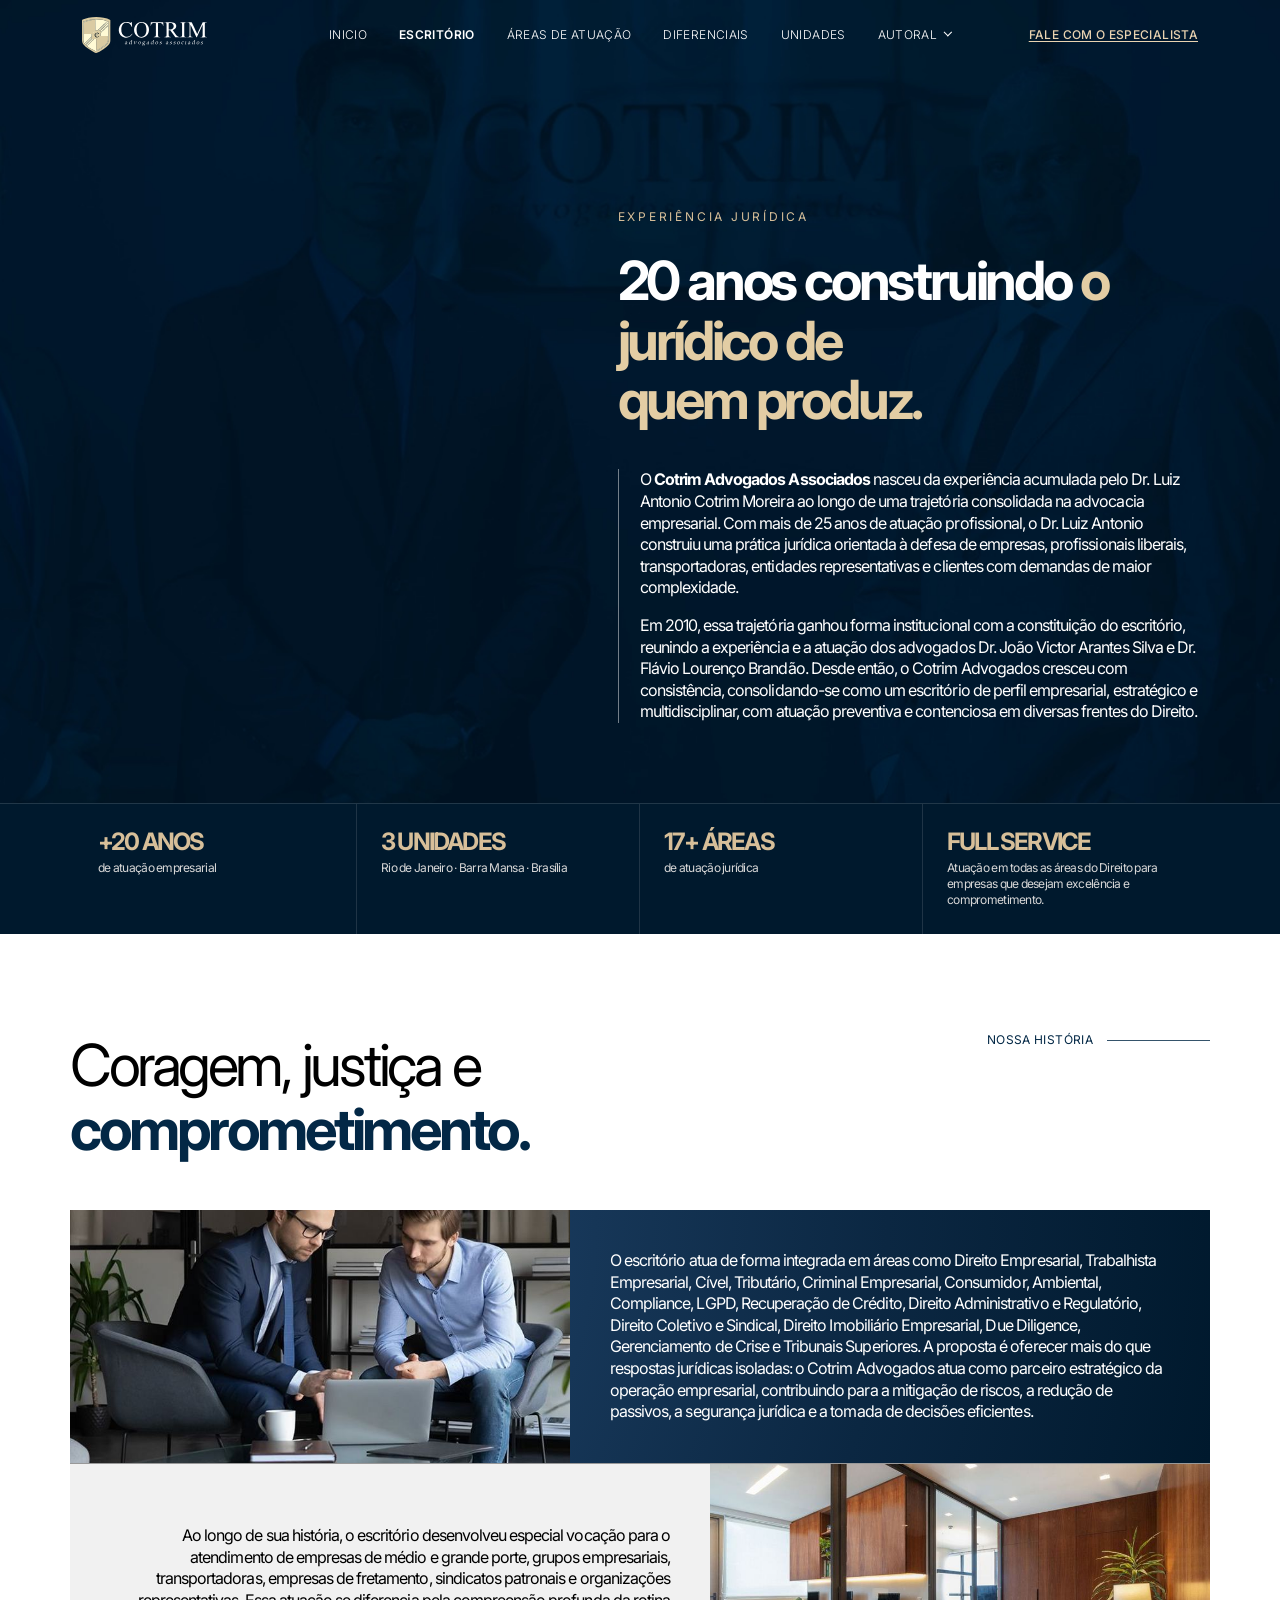
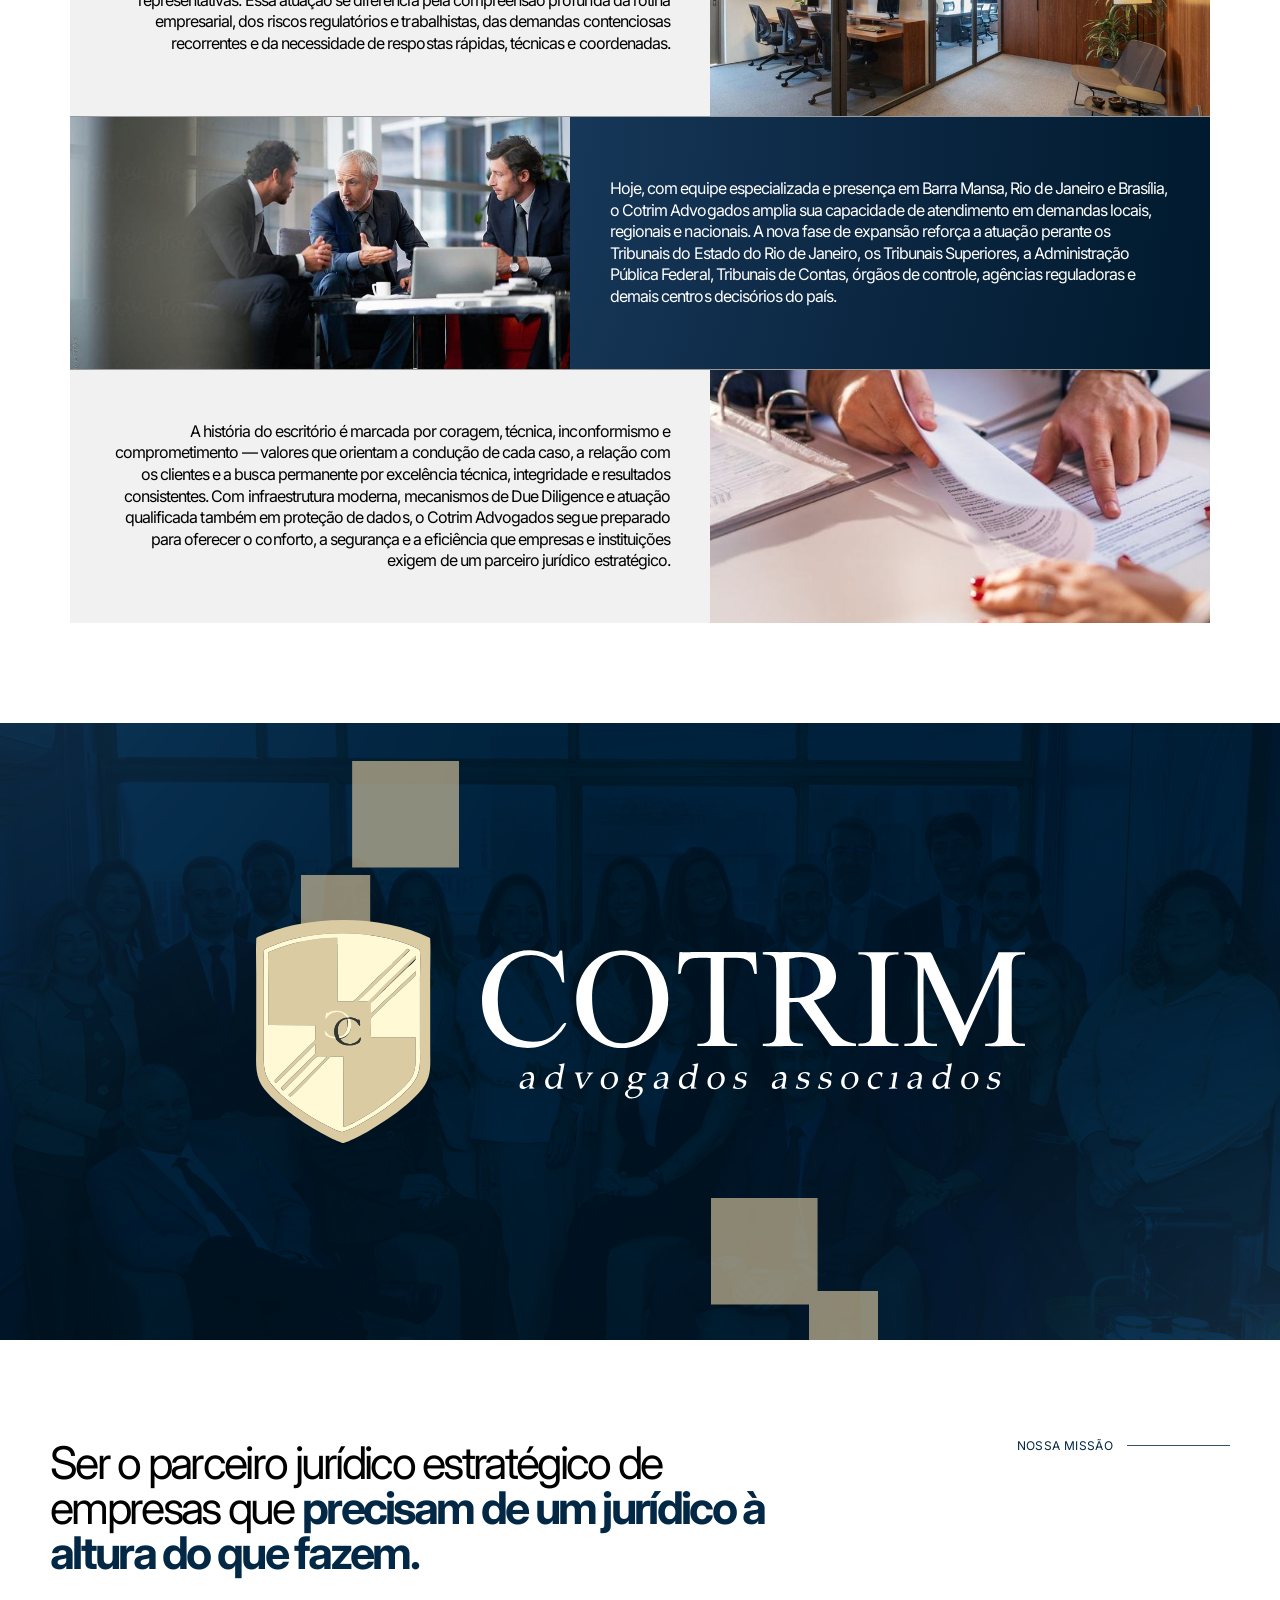
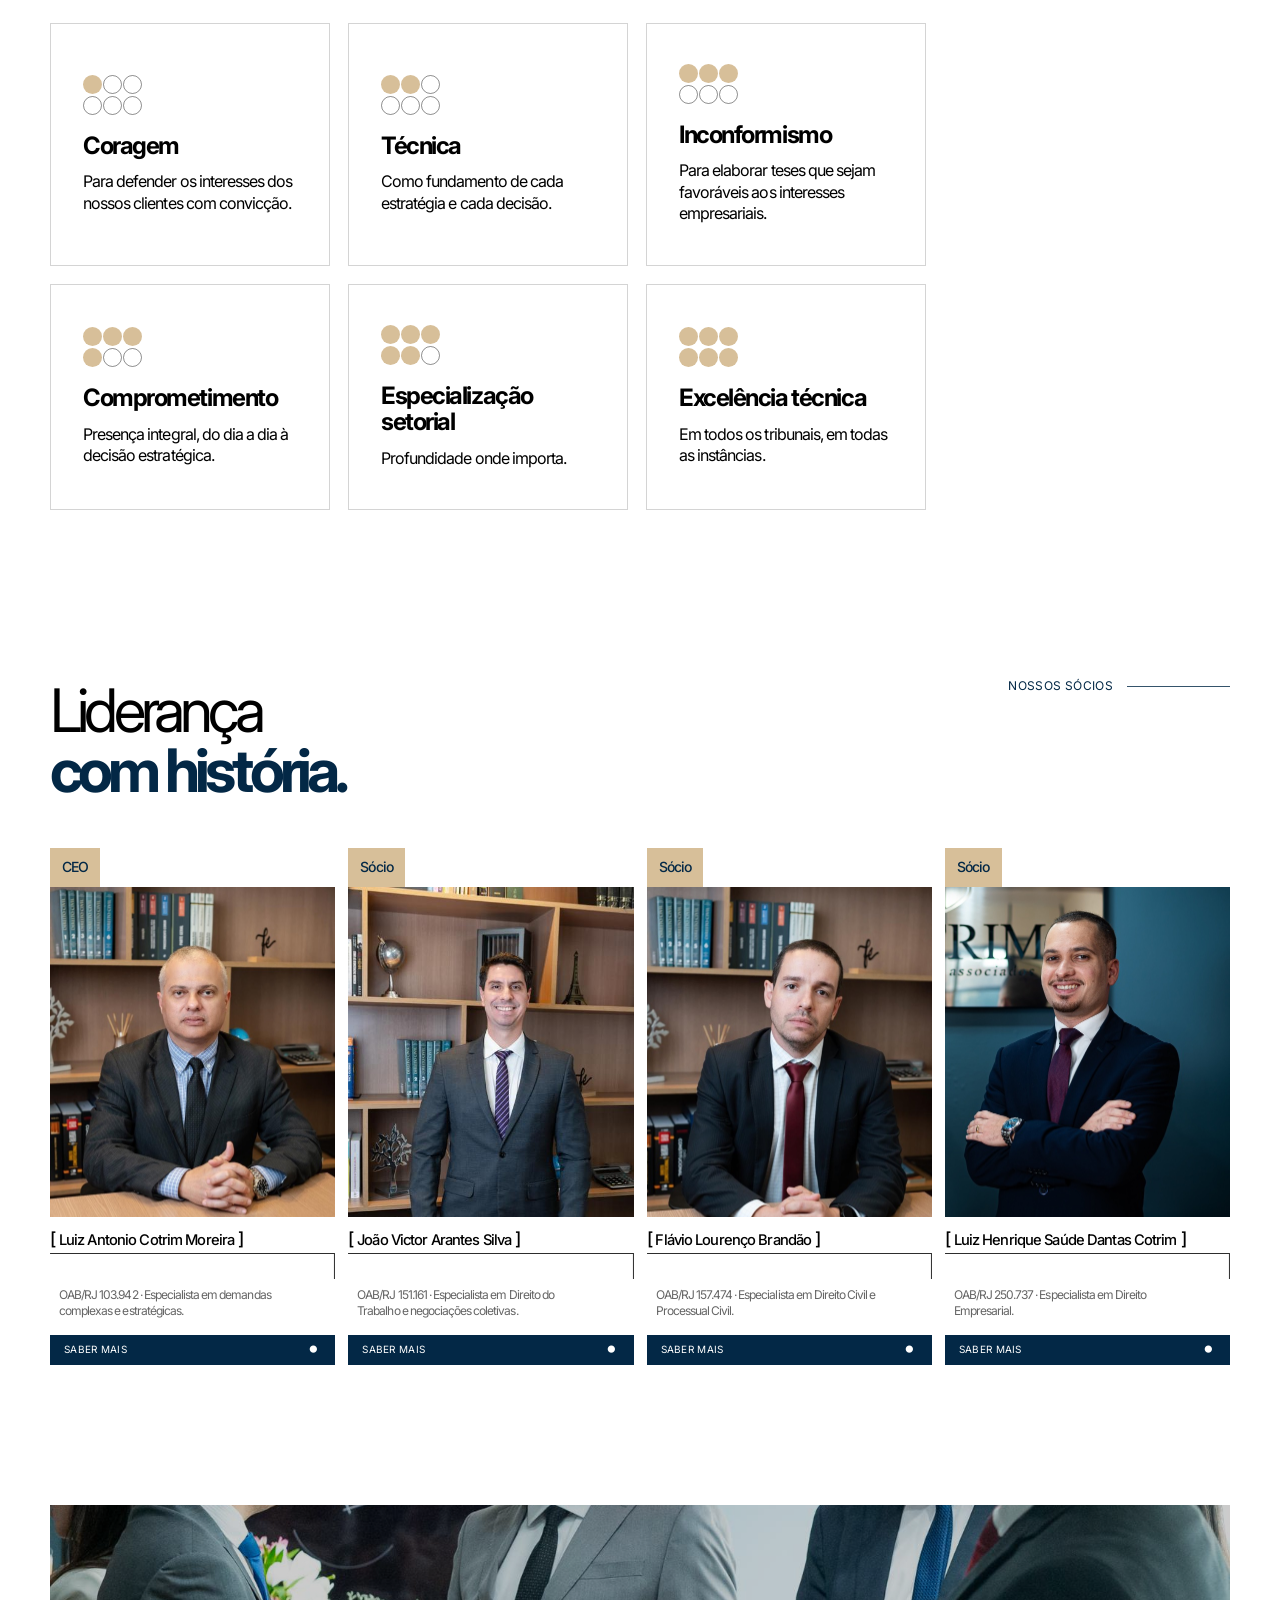
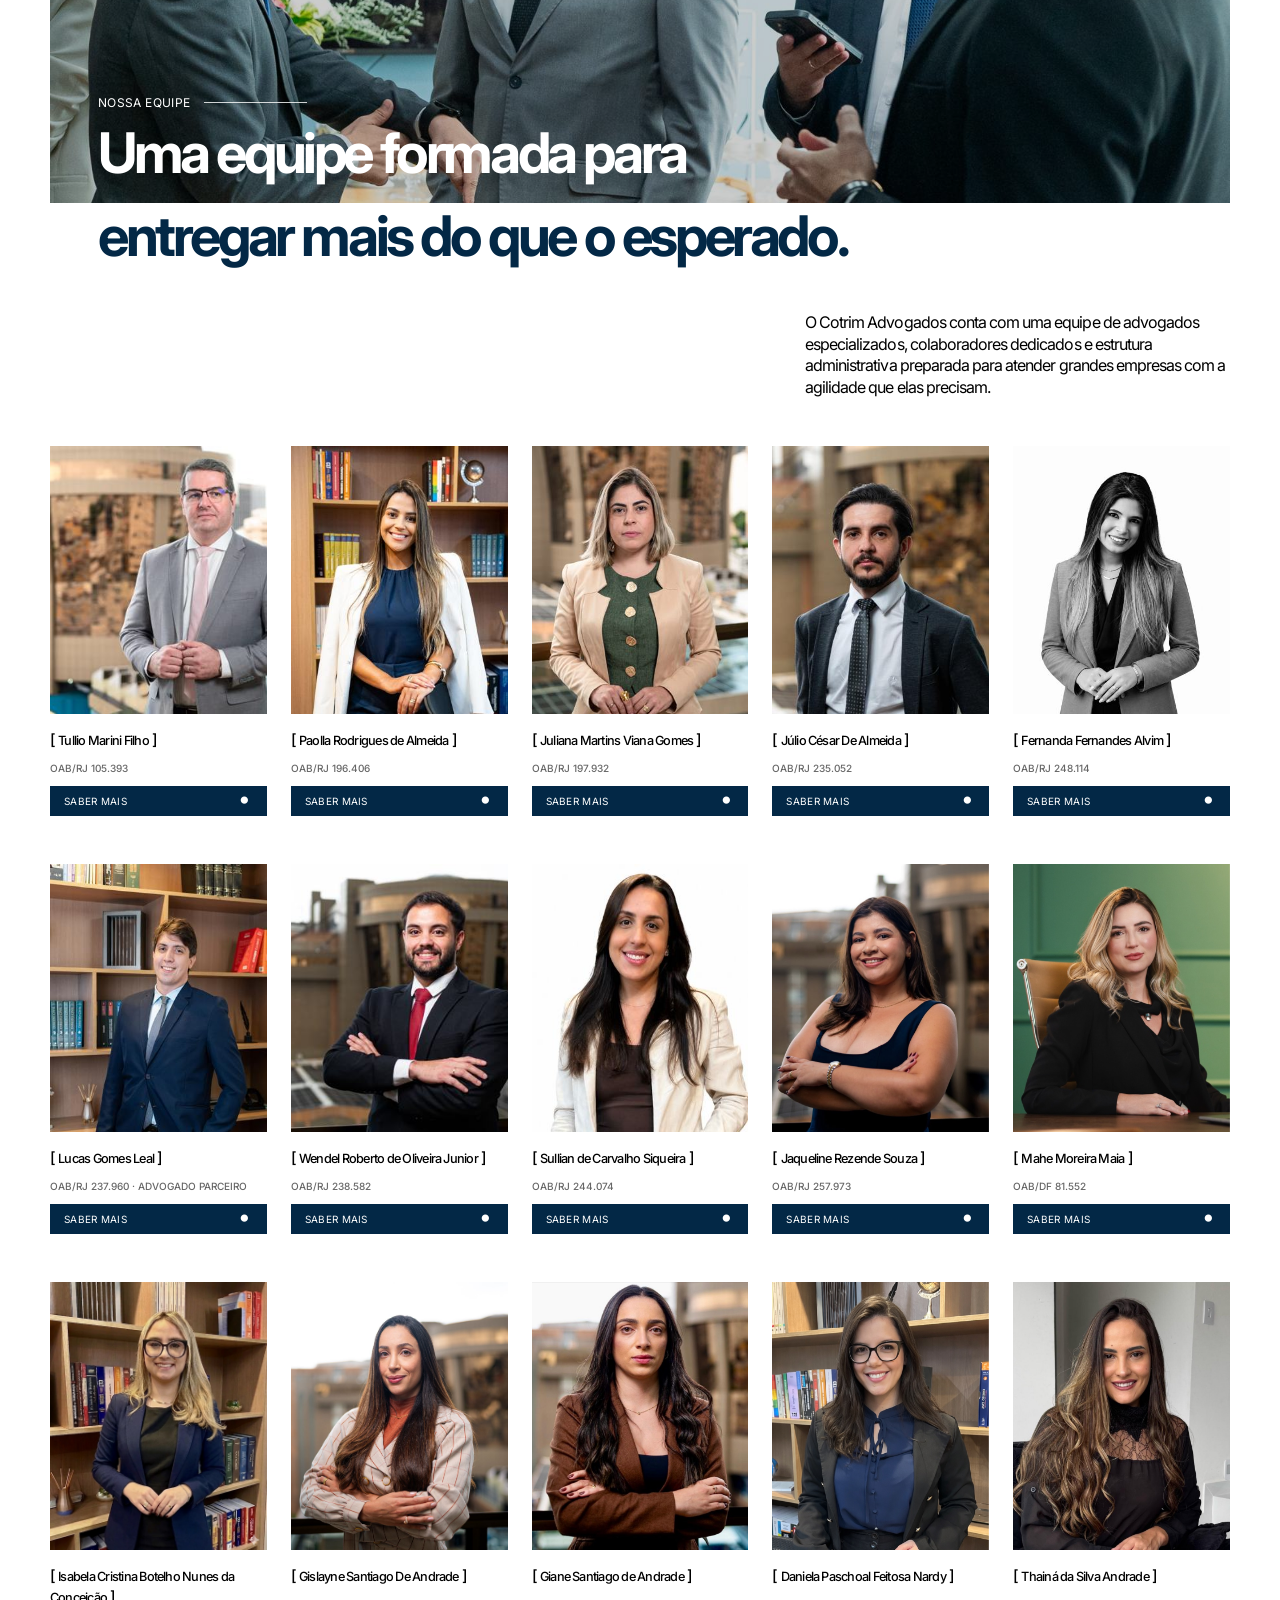
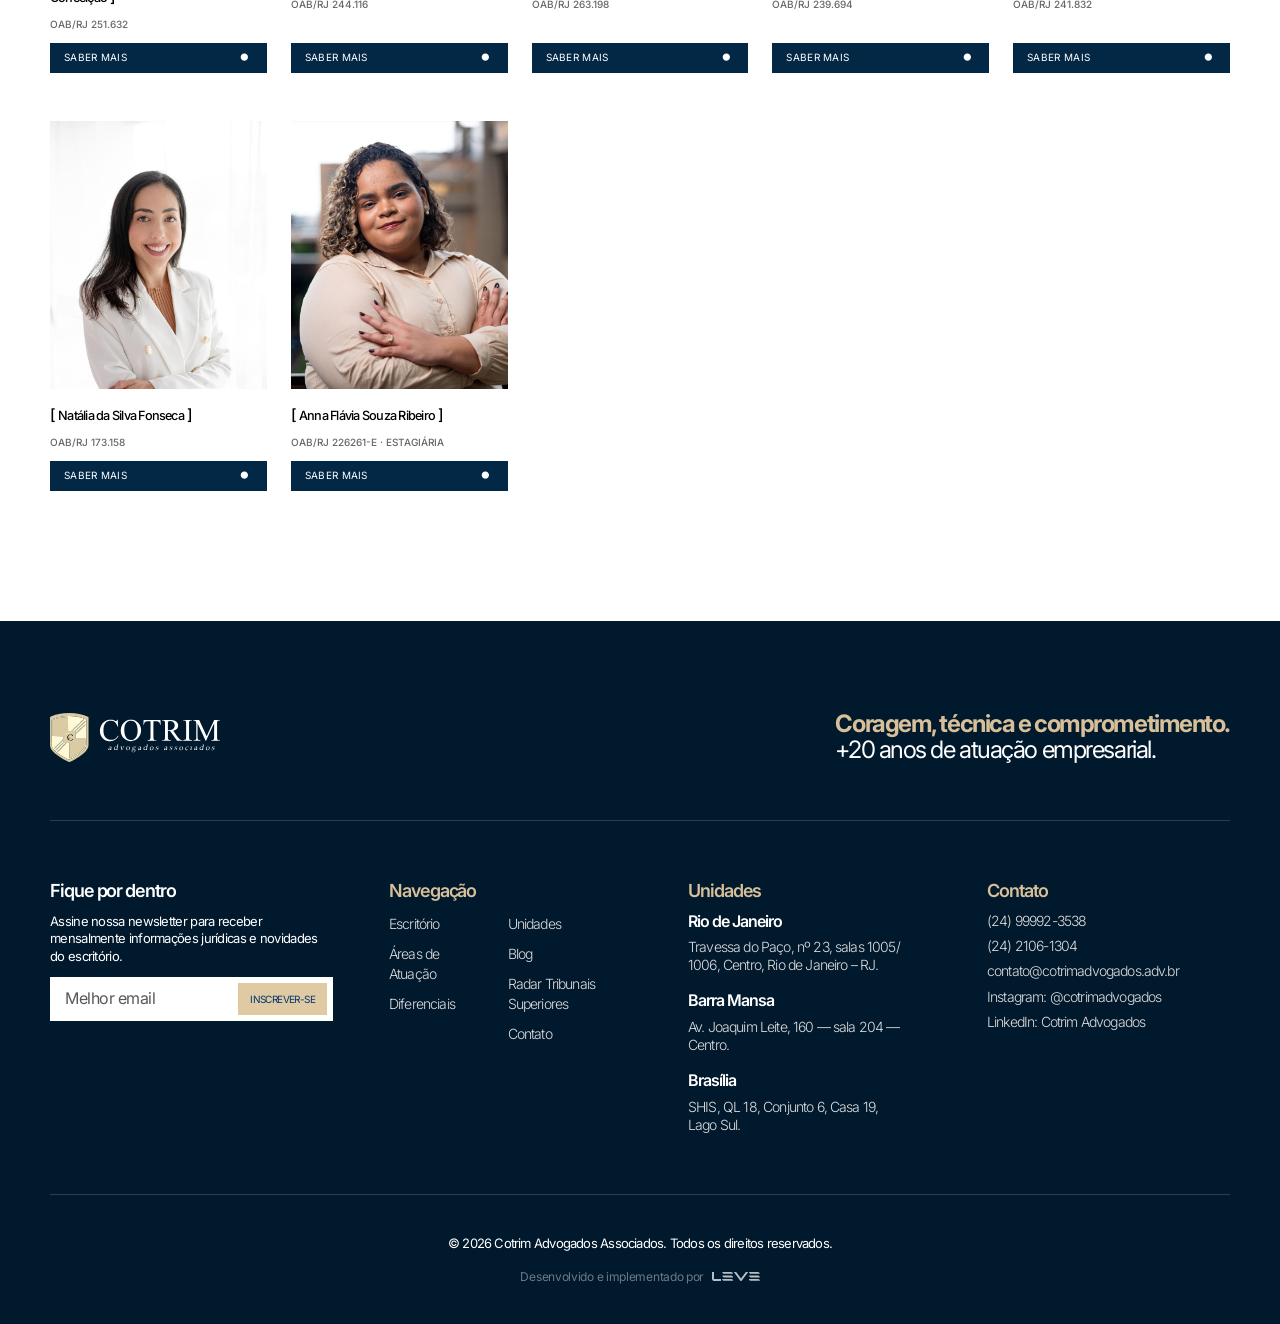
<file: escritorio.html>
<!DOCTYPE html>
<html lang="pt-BR">
<head>
  <meta charset="UTF-8">
  <meta name="viewport" content="width=device-width, initial-scale=1.0">
  <title>O Escritório — Cotrim Advogados Associados</title>
  <meta name="description" content="20 anos construindo o jurídico de quem produz. Conheça a história, a missão e a equipe do Cotrim Advogados Associados.">
  <link rel="preconnect" href="https://fonts.googleapis.com">
  <link rel="preconnect" href="https://fonts.gstatic.com" crossorigin>
  <link href="https://fonts.googleapis.com/css2?family=Inter:wght@200;300;400;500;600;700&display=swap" rel="stylesheet">
  <link rel="stylesheet" href="css/global.css">
  <link rel="stylesheet" href="css/escritorio.css">
  <!-- SEO / compartilhamento (Open Graph + Twitter) -->
  <link rel="canonical" href="https://cotrimadvogados.adv.br/escritorio">
  <meta property="og:type" content="website">
  <meta property="og:site_name" content="Cotrim Advogados Associados">
  <meta property="og:locale" content="pt_BR">
  <meta property="og:title" content="O Escritório — Cotrim Advogados Associados">
  <meta property="og:description" content="20 anos construindo o jurídico de quem produz. Conheça a história, a missão e a equipe do Cotrim Advogados Associados.">
  <meta property="og:url" content="https://cotrimadvogados.adv.br/escritorio">
  <meta property="og:image" content="https://cotrimadvogados.adv.br/images/og-cotrim.jpg">
  <meta property="og:image:width" content="2502">
  <meta property="og:image:height" content="1179">
  <meta property="og:image:alt" content="Cotrim Advogados Associados">
  <meta name="twitter:card" content="summary_large_image">
  <meta name="twitter:title" content="O Escritório — Cotrim Advogados Associados">
  <meta name="twitter:description" content="20 anos construindo o jurídico de quem produz. Conheça a história, a missão e a equipe do Cotrim Advogados Associados.">
  <meta name="twitter:image" content="https://cotrimadvogados.adv.br/images/og-cotrim.jpg">
  <!-- Favicon -->
  <link rel="icon" type="image/svg+xml" href="images/FLAVCOTRIM.svg">
  <link rel="icon" type="image/png" sizes="96x96" href="images/favicon-96.png">
  <link rel="icon" type="image/png" sizes="48x48" href="images/favicon-48.png">
  <link rel="apple-touch-icon" href="images/apple-touch-icon.png">
  <meta name="theme-color" content="#00192d">
</head>
<body>

  <!-- ================= HEADER ================= -->
  <header class="ctm-header">
    <div class="ctm-header-inner">
      <a class="ctm-header-logo" href="/">
        <img src="images/logo-nav.svg" alt="Cotrim Advogados Associados">
      </a>
      <nav class="ctm-header-nav" aria-label="Navegação principal">
        <a href="/">inicio</a>
        <a href="/escritorio" class="ctm-header-ativo">escritório</a>
        <a href="/areas-de-atuacao">áreas de atuação</a>
        <a href="/diferenciais">diferenciais</a>
        <a href="/sedes">unidades</a>
        <div class="ctm-header-drop">
          <a href="/blog" class="ctm-header-drop-toggle" aria-haspopup="true">autoral<span class="ctm-header-seta" aria-hidden="true"></span></a>
          <div class="ctm-header-submenu">
            <div class="ctm-header-submenu-caixa">
              <a href="/blog">Blog</a>
              <a href="/radar-tribunais-superiores">Radar Tribunais Superiores</a>
            </div>
          </div>
        </div>
      </nav>
      <a class="ctm-header-fale" href="/contato">fale com o especialista</a>
      <button class="ctm-header-burger" aria-label="Abrir menu" aria-expanded="false">
        <span></span><span></span><span></span>
      </button>
    </div>
    <nav class="ctm-header-menu" aria-label="Menu mobile">
      <a href="/">inicio</a>
      <a href="/escritorio" class="ctm-header-ativo">escritório</a>
      <a href="/areas-de-atuacao">áreas de atuação</a>
      <a href="/diferenciais">diferenciais</a>
      <a href="/sedes">unidades</a>
      <button class="ctm-header-menu-grupo" aria-expanded="false">autoral<span class="ctm-header-seta" aria-hidden="true"></span></button>
      <div class="ctm-header-menu-sub">
        <a href="/blog">blog</a>
        <a href="/radar-tribunais-superiores">radar tribunais superiores</a>
      </div>
      <a href="/contato">fale com o especialista</a>
    </nav>
  </header>

  <!-- ================= HERO ================= -->
  <section class="esc-hero">
    <div class="esc-hero-bg" aria-hidden="true"></div>
    <div class="esc-hero-inner">
      <div class="esc-hero-conteudo">
        <p class="esc-hero-eyebrow">experiência jurídica</p>
        <h1 class="esc-hero-titulo">20 anos construindo <span>o jurídico de<br>quem produz.</span></h1>
        <div class="esc-hero-textos">
          <p>O <strong>Cotrim Advogados Associados</strong> nasceu da experiência acumulada pelo Dr. Luiz Antonio Cotrim Moreira ao longo de uma trajetória consolidada na advocacia empresarial. Com mais de 25 anos de atuação profissional, o Dr. Luiz Antonio construiu uma prática jurídica orientada à defesa de empresas, profissionais liberais, transportadoras, entidades representativas e clientes com demandas de maior complexidade.</p>
          <p>Em 2010, essa trajetória ganhou forma institucional com a constituição do escritório, reunindo a experiência e a atuação dos advogados Dr. João Victor Arantes Silva e Dr. Flávio Lourenço Brandão. Desde então, o Cotrim Advogados cresceu com consistência, consolidando-se como um escritório de perfil empresarial, estratégico e multidisciplinar, com atuação preventiva e contenciosa em diversas frentes do Direito.</p>
        </div>
      </div>
    </div>
    <div class="ctm-stats">
      <div class="ctm-stats-inner">
        <div class="ctm-stats-item">
          <p class="ctm-stats-num">+20 anos</p>
          <p class="ctm-stats-desc">de atuação empresarial</p>
        </div>
        <div class="ctm-stats-item">
          <p class="ctm-stats-num">3 unidades</p>
          <p class="ctm-stats-desc">Rio de Janeiro · Barra Mansa · Brasília</p>
        </div>
        <div class="ctm-stats-item">
          <p class="ctm-stats-num">17+ áreas</p>
          <p class="ctm-stats-desc">de atuação jurídica</p>
        </div>
        <div class="ctm-stats-item">
          <p class="ctm-stats-num">Full service</p>
          <p class="ctm-stats-desc">Atuação em todas as áreas do Direito para empresas que desejam excelência e comprometimento.</p>
        </div>
      </div>
    </div>
  </section>

  <!-- ================= NOSSA HISTÓRIA ================= -->
  <section class="esc-historia">
    <div class="esc-historia-inner">
      <div class="esc-historia-topo">
        <h2 class="esc-historia-titulo">Coragem, justiça e <span>comprometimento.</span></h2>
        <p class="ctm-label esc-historia-label">nossa história<span class="ctm-label-line"></span></p>
      </div>
      <div class="esc-historia-bandas">
        <div class="esc-historia-banda esc-historia-banda-navy">
          <div class="esc-historia-banda-foto" style="background-image:url('images/esc-historia-1.jpg');"></div>
          <p class="esc-historia-banda-texto">O escritório atua de forma integrada em áreas como Direito Empresarial, Trabalhista Empresarial, Cível, Tributário, Criminal Empresarial, Consumidor, Ambiental, Compliance, LGPD, Recuperação de Crédito, Direito Administrativo e Regulatório, Direito Coletivo e Sindical, Direito Imobiliário Empresarial, Due Diligence, Gerenciamento de Crise e Tribunais Superiores. A proposta é oferecer mais do que respostas jurídicas isoladas: o Cotrim Advogados atua como parceiro estratégico da operação empresarial, contribuindo para a mitigação de riscos, a redução de passivos, a segurança jurídica e a tomada de decisões eficientes.</p>
        </div>
        <div class="esc-historia-banda esc-historia-banda-cinza">
          <p class="esc-historia-banda-texto">Ao longo de sua história, o escritório desenvolveu especial vocação para o atendimento de empresas de médio e grande porte, grupos empresariais, transportadoras, empresas de fretamento, sindicatos patronais e organizações representativas. Essa atuação se diferencia pela compreensão profunda da rotina empresarial, dos riscos regulatórios e trabalhistas, das demandas contenciosas recorrentes e da necessidade de respostas rápidas, técnicas e coordenadas.</p>
          <div class="esc-historia-banda-foto" style="background-image:url('images/esc-historia-2.jpg');"></div>
        </div>
        <div class="esc-historia-banda esc-historia-banda-navy">
          <div class="esc-historia-banda-foto" style="background-image:url('images/esc-historia-3.jpg');"></div>
          <p class="esc-historia-banda-texto">Hoje, com equipe especializada e presença em Barra Mansa, Rio de Janeiro e Brasília, o Cotrim Advogados amplia sua capacidade de atendimento em demandas locais, regionais e nacionais. A nova fase de expansão reforça a atuação perante os Tribunais do Estado do Rio de Janeiro, os Tribunais Superiores, a Administração Pública Federal, Tribunais de Contas, órgãos de controle, agências reguladoras e demais centros decisórios do país.</p>
        </div>
        <div class="esc-historia-banda esc-historia-banda-cinza">
          <p class="esc-historia-banda-texto">A história do escritório é marcada por coragem, técnica, inconformismo e comprometimento — valores que orientam a condução de cada caso, a relação com os clientes e a busca permanente por excelência técnica, integridade e resultados consistentes. Com infraestrutura moderna, mecanismos de Due Diligence e atuação qualificada também em proteção de dados, o Cotrim Advogados segue preparado para oferecer o conforto, a segurança e a eficiência que empresas e instituições exigem de um parceiro jurídico estratégico.</p>
          <div class="esc-historia-banda-foto" style="background-image:url('images/esc-historia-4.jpg');"></div>
        </div>
      </div>
    </div>
  </section>

  <!-- ================= FAIXA INSTITUCIONAL ================= -->
  <section class="esc-break">
    <div class="esc-break-bg" aria-hidden="true"></div>
    <img class="esc-break-glow esc-break-glow-1" src="images/glow-ellipse.svg" alt="" aria-hidden="true">
    <img class="esc-break-glow esc-break-glow-2" src="images/glow-ellipse.svg" alt="" aria-hidden="true">
    <img class="esc-break-union esc-break-union-1" src="images/esc-union-2.svg" alt="" aria-hidden="true">
    <img class="esc-break-union esc-break-union-2" src="images/esc-union-1.svg" alt="" aria-hidden="true">
    <img class="esc-break-logo" src="images/logo-hero.svg" alt="Cotrim Advogados Associados">
  </section>

  <!-- ================= NOSSA MISSÃO ================= -->
  <section class="esc-missao">
    <div class="esc-missao-inner">
      <div class="esc-missao-topo">
        <h2 class="esc-missao-titulo">Ser o parceiro jurídico estratégico de empresas que <span>precisam de um jurídico à altura do que fazem.</span></h2>
        <p class="ctm-label esc-missao-label">nossa missão<span class="ctm-label-line"></span></p>
      </div>
      <div class="esc-missao-grid">
        <article class="esc-missao-card">
          <div class="esc-missao-dots" aria-hidden="true">
            <span class="esc-dot esc-dot-cheio"></span><span class="esc-dot"></span><span class="esc-dot"></span>
            <span class="esc-dot"></span><span class="esc-dot"></span><span class="esc-dot"></span>
          </div>
          <h3 class="esc-missao-card-titulo">Coragem</h3>
          <p class="esc-missao-card-texto">Para defender os interesses dos nossos clientes com convicção.</p>
                  <div class="ctm-bio" hidden>Sócio diretor e fundador do Escritório Cotrim Advogados Associados. Advogado inscrito na OAB/RJ sob o nº 103.942. Graduado em Direito pela Universidade Santa Úrsula – Rio de Janeiro, em 1999. Pós-graduado e especialista em Direito e Processo Tributário, Direito Penal e Processo Penal pelo Centro Universitário Internacional – UNINTER, Direito Civil e Direito Processual Civil, Direito do Trabalho, Direito Processual do Trabalho e Direito Digital, Compliance e LGPD pela UNINTER. Membro do Colégio de Advogados da NTU – Associação Nacional das Empresas de Transportes Urbanos, do Comitê Jurídico na elaboração de Convenção Coletiva de Trabalho junto à Federação das Empresas de Transporte Coletivo do Rio de Janeiro. Membro do IBCCRIM – Instituto de Ciências Criminais Brasileiras e do IDDD – Instituto de Defesa do Direito de Defesa. Concluiu o curso de Compliance e Investigações Corporativas – OAB/ESA Nacional e o curso Lei Geral de Proteção de Dados – Entendendo e Implementando – OAB/ESA Nacional. Concluiu o curso Trabalhista LGPD e Compliance, pelo Instituto Brasileiro de Estudos Jurídicos. Concluiu o curso de Atualização em Práticas e Teorias Tributárias, pela OAB/ESA Nacional. DPO (Data Protection Officer) com certificação nacional pela DeServ Academy credenciada pela EXIN. Membro da EBATS – Escola Brasileira de Atuação nos Tribunais Superiores.</div>
                  <div class="ctm-bio" hidden>Sócio do escritório Cotrim Advogados Associados. Advogado inscrito na OAB/RJ sob o nº 151.161. Graduado em Direito pelo Centro Universitário de Barra Mansa – UBM, em 2007. Pós-graduado em Direito do Trabalho e Direito Processual do Trabalho pelo Instituto Luiz Flávio Gomes e pelo CEJUSF – Centro de Estudo Jurídico do Sul Fluminense. Participou da Diretoria da OAB de Barra Mansa no triênio 2015/2018, atuando como secretário adjunto, membro da Comissão de Ética e Presidente da Comissão de Convênios. Atualmente participa do Colégio de Advogados da NTU – Associação Nacional das Empresas de Transportes Urbanos. Integrante do Comitê de Compliance e LGPD do SINDPASS – Sindicato das Empresas de Transporte de Passageiros de Barra Mansa e Volta Redonda. Concluiu o curso de Lei Geral de Proteção de Dados – Entendendo e Implementando – OAB/ESA Nacional, em 2022 e o curso Compliance e Investigações Corporativas – OAB/ESA Nacional. Concluiu o curso GET – LGPD Trabalhista e RH – Grupo Educacional Tríade, em 2022. Concluiu o curso de Legislação Trabalhista, Compliance e LGPD para Departamento Pessoal e Recursos Humanos.</div>
                  <div class="ctm-bio" hidden>Sócio do escritório Cotrim Advogados Associados. Advogado inscrito na OAB/RJ sob o nº 157.474. Graduado em Direito pelo Centro Universitário de Barra Mansa – UBM, em 2008. Pós-graduado e especialista em Direito do Consumidor pelo Instituto Luiz Flávio Gomes e Direito Digital, Compliance e LGPD, pelo Centro Universitário Internacional – UNINTER. Integrante do Colégio de Advogados da NTU – Associação Nacional das Empresas de Transportes Urbanos. Desde 2015 é Membro da Diretoria da ACIAP – Associação Comercial, Industrial, Agropastoril e Prestadora de Serviços. Concluiu o curso de Compliance e Investigações Corporativas – OAB/ESA Nacional e o curso de Lei Geral de Proteção de Dados – Entendendo e Implementando – OAB/ESA Nacional, ambos em 2022. Em 2025, concluiu o curso Recuperação de Empresas, promovido pela FGV Direito Rio – Escola de Direito do Rio de Janeiro, com carga horária de 24 horas.</div>
        </article>
        <article class="esc-missao-card">
          <div class="esc-missao-dots" aria-hidden="true">
            <span class="esc-dot esc-dot-cheio"></span><span class="esc-dot esc-dot-cheio"></span><span class="esc-dot"></span>
            <span class="esc-dot"></span><span class="esc-dot"></span><span class="esc-dot"></span>
          </div>
          <h3 class="esc-missao-card-titulo">Técnica</h3>
          <p class="esc-missao-card-texto">Como fundamento de cada estratégia e cada decisão.</p>
        </article>
        <article class="esc-missao-card">
          <div class="esc-missao-dots" aria-hidden="true">
            <span class="esc-dot esc-dot-cheio"></span><span class="esc-dot esc-dot-cheio"></span><span class="esc-dot esc-dot-cheio"></span>
            <span class="esc-dot"></span><span class="esc-dot"></span><span class="esc-dot"></span>
          </div>
          <h3 class="esc-missao-card-titulo">Inconformismo</h3>
          <p class="esc-missao-card-texto">Para elaborar teses que sejam favoráveis aos interesses empresariais.</p>
        </article>
        <article class="esc-missao-card">
          <div class="esc-missao-dots" aria-hidden="true">
            <span class="esc-dot esc-dot-cheio"></span><span class="esc-dot esc-dot-cheio"></span><span class="esc-dot esc-dot-cheio"></span>
            <span class="esc-dot esc-dot-cheio"></span><span class="esc-dot"></span><span class="esc-dot"></span>
          </div>
          <h3 class="esc-missao-card-titulo">Comprometimento</h3>
          <p class="esc-missao-card-texto">Presença integral, do dia a dia à decisão estratégica.</p>
        </article>
        <article class="esc-missao-card">
          <div class="esc-missao-dots" aria-hidden="true">
            <span class="esc-dot esc-dot-cheio"></span><span class="esc-dot esc-dot-cheio"></span><span class="esc-dot esc-dot-cheio"></span>
            <span class="esc-dot esc-dot-cheio"></span><span class="esc-dot esc-dot-cheio"></span><span class="esc-dot"></span>
          </div>
          <h3 class="esc-missao-card-titulo">Especialização setorial</h3>
          <p class="esc-missao-card-texto">Profundidade onde importa.</p>
        </article>
        <article class="esc-missao-card">
          <div class="esc-missao-dots" aria-hidden="true">
            <span class="esc-dot esc-dot-cheio"></span><span class="esc-dot esc-dot-cheio"></span><span class="esc-dot esc-dot-cheio"></span>
            <span class="esc-dot esc-dot-cheio"></span><span class="esc-dot esc-dot-cheio"></span><span class="esc-dot esc-dot-cheio"></span>
          </div>
          <h3 class="esc-missao-card-titulo">Excelência técnica</h3>
          <p class="esc-missao-card-texto">Em todos os tribunais, em todas as instâncias.</p>
        </article>
      </div>
    </div>
  </section>

  <!-- ================= NOSSOS SÓCIOS ================= -->
  <section class="esc-socios">
    <div class="esc-socios-inner">
      <div class="esc-socios-topo">
        <h2 class="esc-socios-titulo">Liderança <span>com história.</span></h2>
        <p class="ctm-label esc-socios-label">nossos sócios<span class="ctm-label-line"></span></p>
      </div>
      <div class="esc-socios-grid">
        <article class="esc-socio-card">
          <p class="esc-socio-tag">CEO</p>
          <img class="esc-socio-foto" src="images/equipe-1.jpg" alt="Luiz Antonio Cotrim Moreira">
          <div class="esc-socio-nome-wrap">
            <p class="esc-socio-nome"><span>[ </span>Luiz Antonio Cotrim Moreira<span> ]</span></p>
            <img class="esc-socio-sublinhado" src="images/name-underline.svg" alt="" aria-hidden="true">
            <p class="esc-socio-oab">OAB/RJ 103.942 · Especialista em demandas complexas e estratégicas.</p>
          </div>
          <a class="esc-socio-btn" href="/contato"><span>Saber mais</span><span class="esc-socio-ponto">•</span></a>
                  <div class="ctm-bio" hidden>Sócio diretor e fundador do escritório Cotrim Advogados Associados. Advogado inscrito na OAB/RJ sob o nº 103.942. Graduado em Direito pela Universidade Santa Úrsula – Rio de Janeiro, em 1999. Pós-graduado e especialista em Direito e Processo Tributário, Direito Penal e Processo Penal pelo Centro Universitário Internacional – UNINTER, e em Direito Civil e Processual Civil, Direito do Trabalho e Processual do Trabalho, e Direito Digital, Compliance e LGPD pela UNINTER. Membro do Colégio de Advogados da NTU – Associação Nacional das Empresas de Transportes Urbanos e do Comitê Jurídico na elaboração de Convenção Coletiva de Trabalho junto à Federação das Empresas de Transporte Coletivo do Rio de Janeiro. Membro do IBCCRIM – Instituto de Ciências Criminais Brasileiras e do IDDD – Instituto de Defesa do Direito de Defesa. Concluiu os cursos Compliance e Investigações Corporativas e Lei Geral de Proteção de Dados – Entendendo e Implementando, ambos pela OAB/ESA Nacional. Concluiu o curso Trabalhista LGPD e Compliance pelo Instituto Brasileiro de Estudos Jurídicos e o curso de Atualização em Práticas e Teorias Tributárias pela OAB/ESA Nacional. DPO (Data Protection Officer) com certificação nacional pela DeServ Academy, credenciada pela EXIN. Membro da EBATS – Escola Brasileira de Atuação nos Tribunais Superiores.</div>
        </article>
        <article class="esc-socio-card">
          <p class="esc-socio-tag">Sócio</p>
          <img class="esc-socio-foto" src="images/equipe-2.jpg" alt="João Victor Arantes Silva">
          <div class="esc-socio-nome-wrap">
            <p class="esc-socio-nome"><span>[ </span>João Victor Arantes Silva<span> ]</span></p>
            <img class="esc-socio-sublinhado" src="images/name-underline.svg" alt="" aria-hidden="true">
            <p class="esc-socio-oab">OAB/RJ 151.161 · Especialista em Direito do Trabalho e negociações coletivas.</p>
          </div>
          <a class="esc-socio-btn" href="/contato"><span>Saber mais</span><span class="esc-socio-ponto">•</span></a>
                  <div class="ctm-bio" hidden>Sócio do escritório Cotrim Advogados Associados. Advogado inscrito na OAB/RJ sob o nº 151.161. Graduado em Direito pelo Centro Universitário de Barra Mansa – UBM, em 2007. Pós-graduado em Direito do Trabalho e Direito Processual do Trabalho pelo Instituto Luiz Flávio Gomes e pelo CEJUSF – Centro de Estudo Jurídico do Sul Fluminense. Participou da Diretoria da OAB de Barra Mansa no triênio 2015/2018, atuando como secretário adjunto, membro da Comissão de Ética e Presidente da Comissão de Convênios. Atualmente participa do Colégio de Advogados da NTU – Associação Nacional das Empresas de Transportes Urbanos. Integrante do Comitê de Compliance e LGPD do SINDPASS – Sindicato das Empresas de Transporte de Passageiros de Barra Mansa e Volta Redonda. Concluiu o curso de Lei Geral de Proteção de Dados – Entendendo e Implementando – OAB/ESA Nacional, em 2022, e o curso Compliance e Investigações Corporativas – OAB/ESA Nacional. Concluiu o curso GET – LGPD Trabalhista e RH – Grupo Educacional Tríade, em 2022. Concluiu o curso de Legislação Trabalhista, Compliance e LGPD para Departamento Pessoal e Recursos Humanos.</div>
        </article>
        <article class="esc-socio-card">
          <p class="esc-socio-tag">Sócio</p>
          <img class="esc-socio-foto" src="images/equipe-3.jpg" alt="Flávio Lourenço Brandão">
          <div class="esc-socio-nome-wrap">
            <p class="esc-socio-nome"><span>[ </span>Flávio Lourenço Brandão<span> ]</span></p>
            <img class="esc-socio-sublinhado" src="images/name-underline.svg" alt="" aria-hidden="true">
            <p class="esc-socio-oab">OAB/RJ 157.474 · Especialista em Direito Civil e Processual Civil.</p>
          </div>
          <a class="esc-socio-btn" href="/contato"><span>Saber mais</span><span class="esc-socio-ponto">•</span></a>
                  <div class="ctm-bio" hidden>Sócio do escritório Cotrim Advogados Associados. Advogado inscrito na OAB/RJ sob o nº 157.474. Graduado em Direito pelo Centro Universitário de Barra Mansa – UBM, em 2008. Pós-graduado e especialista em Direito do Consumidor pelo Instituto Luiz Flávio Gomes e em Direito Digital, Compliance e LGPD pelo Centro Universitário Internacional – UNINTER. Integrante do Colégio de Advogados da NTU – Associação Nacional das Empresas de Transportes Urbanos. Desde 2015 é Membro da Diretoria da ACIAP – Associação Comercial, Industrial, Agropastoril e Prestadora de Serviços. Concluiu o curso de Compliance e Investigações Corporativas – OAB/ESA Nacional e o curso de Lei Geral de Proteção de Dados – Entendendo e Implementando – OAB/ESA Nacional, ambos em 2022. Em 2025, concluiu o curso Recuperação de Empresas, promovido pela FGV Direito Rio – Escola de Direito do Rio de Janeiro, com carga horária de 24 horas.</div>
        </article>
        <article class="esc-socio-card">
          <p class="esc-socio-tag">Sócio</p>
          <img class="esc-socio-foto" src="images/equipe-4.jpg" alt="Luiz Henrique Saúde Dantas Cotrim">
          <div class="esc-socio-nome-wrap">
            <p class="esc-socio-nome"><span>[ </span>Luiz Henrique Saúde Dantas Cotrim<span> ]</span></p>
            <img class="esc-socio-sublinhado" src="images/name-underline.svg" alt="" aria-hidden="true">
            <p class="esc-socio-oab">OAB/RJ 250.737 · Especialista em Direito Empresarial.</p>
          </div>
          <a class="esc-socio-btn" href="/contato"><span>Saber mais</span><span class="esc-socio-ponto">•</span></a>
                  <div class="ctm-bio" hidden>Sócio do escritório Cotrim Advogados Associados. Advogado inscrito na OAB/RJ sob o n° 250.737. Graduado em Direito pelo Centro Universitário de Volta Redonda – UNIFOA, em 2022. LLM/Master of Law/Pós Graduação em Direito Empresarial – FGV Rio. Representante do escritório Cotrim Advogados Associados no Rio de Janeiro e em Brasília. Membro da EBATS – Escola Brasileira de Atuação nos Tribunais Superiores.</div>
        </article>
      </div>
    </div>
  </section>

  <!-- ================= NOSSA EQUIPE ================= -->
  <section class="esc-equipe">
    <div class="esc-equipe-inner">
      <div class="esc-equipe-head">
        <div class="esc-equipe-banner">
          <div class="esc-equipe-banner-overlay" aria-hidden="true"></div>
          <p class="ctm-label esc-equipe-label">nossa equipe<span class="ctm-label-line"></span></p>
          <h2 class="esc-equipe-titulo esc-equipe-titulo-in">Uma equipe formada para</h2>
        </div>
        <h2 class="esc-equipe-titulo esc-equipe-titulo-out">entregar mais do que o esperado.</h2>
      </div>
      <p class="esc-equipe-texto">O Cotrim Advogados conta com uma equipe de advogados especializados, colaboradores dedicados e estrutura administrativa preparada para atender grandes empresas com a agilidade que elas precisam.</p>
      <div class="esc-equipe-grid">
        <article class="esc-adv-card">
          <img class="esc-adv-foto" src="images/esc-adv-tullio.jpg" alt="Tullio Marini Filho">
          <p class="esc-adv-nome"><span>[ </span>Tullio Marini Filho<span> ]</span></p>
          <p class="esc-adv-oab">OAB/RJ 105.393</p>
          <a class="esc-adv-btn" href="/contato"><span>Saber mais</span><span class="esc-adv-ponto">•</span></a>
                  <div class="ctm-bio" hidden>Advogado inscrito na OAB/RJ sob o nº 105.393. Graduado em Direito pela Universidade Santa Úrsula – Rio de Janeiro, em 1999. Pós-graduado e especialista em Direito do Trabalho e Direito Processual do Trabalho, Direito Civil e Direito Processual Civil e Gestão Pública. DPO (Data Protection Officer) com certificação nacional pela DeServ Academy credenciada pela EXIN.</div>
        </article>
        <article class="esc-adv-card">
          <img class="esc-adv-foto" src="images/esc-adv-paolla.jpg" alt="Paolla Rodrigues de Almeida">
          <p class="esc-adv-nome"><span>[ </span>Paolla Rodrigues de Almeida<span> ]</span></p>
          <p class="esc-adv-oab">OAB/RJ 196.406</p>
          <a class="esc-adv-btn" href="/contato"><span>Saber mais</span><span class="esc-adv-ponto">•</span></a>
                  <div class="ctm-bio" hidden>Advogada inscrita na OAB/RJ sob o nº 196.406. Graduada em Direito pelo Centro Universitário de Barra Mansa – UBM, em 2013. Pós-graduada em Direito Civil e Direito Processual Civil pelo Centro Universitário Salesiano – UNISAL/SP. Pós-graduada em Direito Digital, Compliance e LGPD pela UNINTER. Formação de Data Protection Officer, com certificação nacional pela DeServ Academy, credenciada pela EXIN. Pós-graduada em Direito do Trabalho e Direito Processual do Trabalho pela Pontifícia Universidade Católica do Rio Grande do Sul – PUC/RS, em 2026. Atualmente, cursa Certificação em Gestão Jurídica pelo IBMEC, com conclusão prevista para 2026. Integrante do Comitê de Compliance e LGPD do SINDPASS – Sindicato das Empresas de Transporte de Passageiros de Barra Mansa e Volta Redonda, atuando também como DPO da instituição. Membra da EBATS – Escola Brasileira de Atuação nos Tribunais Superiores.</div>
        </article>
        <article class="esc-adv-card">
          <img class="esc-adv-foto" src="images/esc-adv-juliana.jpg" alt="Juliana Martins Viana Gomes">
          <p class="esc-adv-nome"><span>[ </span>Juliana Martins Viana Gomes<span> ]</span></p>
          <p class="esc-adv-oab">OAB/RJ 197.932</p>
          <a class="esc-adv-btn" href="/contato"><span>Saber mais</span><span class="esc-adv-ponto">•</span></a>
                  <div class="ctm-bio" hidden>Advogada inscrita na OAB/RJ sob o n.º 197.932. Graduada em Direito pelo Centro Universitário de Barra Mansa. Especialista em Direito do Trabalho e Processo do Trabalho, Especialista em Compliance e Relações Governamentais, Especialista em Lei Geral de Proteção de Dados e Direito Constitucional pela Universidade Legale. DPO (Data Protection Officer) com certificação nacional pela DeServ Academy credenciada pela EXIN. Possui certificação internacional em Privacy and Data Protection Essentials, Information Security Foundation based on ISO IEC 27001, Agile Scrum Foundation, Agile Scrum Product Owner e Agile Scrum Master, todos pela EXIN – Holanda. Possui cursos para atuar com Marketing Jurídico e Plataformas Digitais. Mentora no programa de Mentoria Jurídica da OAB/RJ.</div>
        </article>
        <article class="esc-adv-card">
          <img class="esc-adv-foto" src="images/esc-adv-julio.jpg" alt="Júlio César De Almeida">
          <p class="esc-adv-nome"><span>[ </span>Júlio César De Almeida<span> ]</span></p>
          <p class="esc-adv-oab">OAB/RJ 235.052</p>
          <a class="esc-adv-btn" href="/contato"><span>Saber mais</span><span class="esc-adv-ponto">•</span></a>
                  <div class="ctm-bio" hidden>Advogado inscrito na OAB/RJ sob o nº 235.052. Graduado em Direito pelo Centro Universitário de Barra Mansa – UBM, em 2020. Pós-graduado em Direito Civil e Direito Processual Civil pelo Centro Universitário Geraldo Di Biase – UGB, em 2023. Pós-graduado em Direito Digital Compliance e LGPD pelo Centro Universitário Internacional – UNINTER. Pós-graduado em Direito do Trabalho e Processo Trabalhista pelo Centro Universitário Internacional – UNINTER, em 2024. Concluiu o curso Compliance e Investigações Corporativas – OAB/ESA Nacional. Concluiu o curso Lei Geral de Proteção de Dados – Entendendo e Implementando – OAB/ESA Nacional. Pós-graduando em Direito Processual Civil pela PUCRS – Pontifícia Universidade Católica do Rio Grande do Sul, com previsão de conclusão em maio/2026. Integrante do Comitê de Compliance e LGPD do SINDPASS – Sindicato das Empresas de Transporte de Passageiros de Barra Mansa e Volta Redonda.</div>
        </article>
        <article class="esc-adv-card">
          <img class="esc-adv-foto" src="images/esc-adv-fernanda.jpg" alt="Fernanda Fernandes Alvim">
          <p class="esc-adv-nome"><span>[ </span>Fernanda Fernandes Alvim<span> ]</span></p>
          <p class="esc-adv-oab">OAB/RJ 248.114</p>
          <a class="esc-adv-btn" href="/contato"><span>Saber mais</span><span class="esc-adv-ponto">•</span></a>
                  <div class="ctm-bio" hidden>Advogada inscrita na OAB/RJ sob o n. 248.114. Graduada em Direito pelo Centro Universitário de Barra Mansa – UBM, em 2021. Pós-graduada em Direito do Trabalho e Processo do Trabalho pelo Centro Universitário Internacional – UNINTER. Concluiu o curso Compliance e Investigações Corporativas – OAB/ESA Nacional. Pós-graduada em Direito Digital Compliance e LGPD pelo Centro Universitário Internacional – UNINTER, em 2024.</div>
        </article>
        <article class="esc-adv-card">
          <img class="esc-adv-foto" src="images/esc-adv-lucas.jpg" alt="Lucas Gomes Leal">
          <p class="esc-adv-nome"><span>[ </span>Lucas Gomes Leal<span> ]</span></p>
          <p class="esc-adv-oab">OAB/RJ 237.960 · Advogado Parceiro</p>
          <a class="esc-adv-btn" href="/contato"><span>Saber mais</span><span class="esc-adv-ponto">•</span></a>
                  <div class="ctm-bio" hidden>Advogado Parceiro, inscrito na OAB/RJ sob o nº 237.960. Graduado em Direito pelo Centro Universitário de Barra Mansa – UBM, em 2019. Pós-graduado em Direito do Trabalho e Processual do Trabalho, em 2024 pela Faculdade Legale S.A. – São Paulo/SP. Técnico em Transações Imobiliárias pela Escola Técnica Mônaco Rio de Janeiro/RJ, em 2020. Especializado nas áreas do Direito Previdenciário e Trabalhista.</div>
        </article>
        <article class="esc-adv-card">
          <img class="esc-adv-foto" src="images/esc-adv-wendel.jpg" alt="Wendel Roberto de Oliveira Junior">
          <p class="esc-adv-nome"><span>[ </span>Wendel Roberto de Oliveira Junior<span> ]</span></p>
          <p class="esc-adv-oab">OAB/RJ 238.582</p>
          <a class="esc-adv-btn" href="/contato"><span>Saber mais</span><span class="esc-adv-ponto">•</span></a>
                  <div class="ctm-bio" hidden>Advogado inscrito na OAB/RJ sob o nº 238.582. Graduado em Direito pelo Centro Universitário de Barra Mansa – UBM, em 2019. Cursando Pós-graduação em Direito Digital Compliance e LGPD pelo Centro Universitário Internacional – UNINTER.</div>
        </article>
        <article class="esc-adv-card">
          <img class="esc-adv-foto" src="images/esc-adv-sullian.jpg" alt="Sullian de Carvalho Siqueira">
          <p class="esc-adv-nome"><span>[ </span>Sullian de Carvalho Siqueira<span> ]</span></p>
          <p class="esc-adv-oab">OAB/RJ 244.074</p>
          <a class="esc-adv-btn" href="/contato"><span>Saber mais</span><span class="esc-adv-ponto">•</span></a>
                  <div class="ctm-bio" hidden>Advogada inscrita na OAB/RJ sob o nº 244.074. Graduada em Direito pelo Centro Universitário de Barra Mansa – UBM, em 2020. Pós-graduada em Direito Civil e Direito Processual Civil pelo Centro Universitário Geraldo Di Biase – UGB e em Direito do Trabalho e Processo do Trabalho pela Universidade Legale Educacional. Atualmente, cursando Pós-graduação em Direito Digital, Compliance e LGPD pelo Centro Universitário Internacional – UNINTER, com previsão de conclusão em 2027.</div>
        </article>
        <article class="esc-adv-card">
          <img class="esc-adv-foto" src="images/esc-adv-jaqueline.jpg" alt="Jaqueline Rezende Souza">
          <p class="esc-adv-nome"><span>[ </span>Jaqueline Rezende Souza<span> ]</span></p>
          <p class="esc-adv-oab">OAB/RJ 257.973</p>
          <a class="esc-adv-btn" href="/contato"><span>Saber mais</span><span class="esc-adv-ponto">•</span></a>
                  <div class="ctm-bio" hidden>Advogada inscrita na OAB/RJ sob o nº 257.973. Graduada em Direito pelo Centro Universitário de Barra Mansa – UBM, em 2023. Pós-graduanda em Direito Civil e Processo Civil, pela Faculdade Legale S.A. – São Paulo/SP. Cursando especialização nas áreas do Direito Previdenciário, Direito Trabalhista e Visual Law pela Faculdade Legale S.A. – São Paulo/SP. Concluiu o curso Conciliador pelo Tribunal de Justiça do Estado do Rio de Janeiro, em 2018 e Negociação e Formação do Contrato pela Fundação Getulio Vargas (FGV), em 2022.</div>
        </article>
        <article class="esc-adv-card">
          <img class="esc-adv-foto" src="images/esc-adv-mahe.jpg" alt="Mahe Moreira Maia">
          <p class="esc-adv-nome"><span>[ </span>Mahe Moreira Maia<span> ]</span></p>
          <p class="esc-adv-oab">OAB/DF 81.552</p>
          <a class="esc-adv-btn" href="/contato"><span>Saber mais</span><span class="esc-adv-ponto">•</span></a>
                  <div class="ctm-bio" hidden>Advogada inscrita na OAB/DF sob o nº 81.552. Graduada em Direito pela Pontifícia Universidade Católica de São Paulo – PUC/SP, em 2014. Pós-graduada em Direito Processual Civil pela Fundação Getúlio Vargas, em 2018. Pós-graduada em Direito Administrativo pela Pontifícia Universidade Católica de São Paulo, em 2024. Mestranda em Direito Constitucional no Instituto Brasileiro de Ensino, Desenvolvimento e Pesquisa – IDP. Membra da Comissão de Óleo e Gás da OAB Federal, bem como da Comissão de Advocacia nos Tribunais Superiores e da Comissão de Assuntos Constitucionais da OAB/DF.</div>
        </article>
        <article class="esc-adv-card">
          <img class="esc-adv-foto" src="images/esc-adv-isabela.jpg" alt="Isabela Cristina Botelho Nunes da Conceição">
          <p class="esc-adv-nome"><span>[ </span>Isabela Cristina Botelho Nunes da Conceição<span> ]</span></p>
          <p class="esc-adv-oab">OAB/RJ 251.632</p>
          <a class="esc-adv-btn" href="/contato"><span>Saber mais</span><span class="esc-adv-ponto">•</span></a>
                  <div class="ctm-bio" hidden>Advogada inscrita na OAB/RJ sob o nº 251.632. Graduada em Direito pelo Centro Universitário de Barra Mansa – UBM, em 2022. Pós-graduanda em Direito do Trabalho e Processo do Trabalho pela Universidade Candido Mendes, com previsão de conclusão em 2027. Concluiu o curso de Fundamentos do Compliance Trabalhista pela Fundação Getúlio Vargas – FGV, em 2026.</div>
        </article>
        <article class="esc-adv-card">
          <img class="esc-adv-foto" src="images/esc-adv-gislayne.jpg" alt="Gislayne Santiago De Andrade">
          <p class="esc-adv-nome"><span>[ </span>Gislayne Santiago De Andrade<span> ]</span></p>
          <p class="esc-adv-oab">OAB/RJ 244.116</p>
          <a class="esc-adv-btn" href="/contato"><span>Saber mais</span><span class="esc-adv-ponto">•</span></a>
                  <div class="ctm-bio" hidden>Advogada inscrita na OAB/RJ sob o nº 244.116. Graduada em Direito pelo Centro Universitário de Barra Mansa – UBM, em 2021. Pós-graduada em Direito Digital, Compliance e LGPD. Pós-graduada em Direito do Trabalho e Processo do Trabalho. Pós-graduada em Direito Civil e Processo Civil pelo Centro Universitário Geraldo Di Biase – UGB/FERP. Aperfeiçoamento profissional por meio dos cursos Compliance e Investigações Corporativas e Lei Geral de Proteção de Dados – Entendendo e Implementando, ambos pela OAB/ESA Nacional, além do curso Legislação Trabalhista, Compliance e LGPD, pelo Instituto Brasileiro de Estudos Jurídicos.</div>
        </article>
        <article class="esc-adv-card">
          <img class="esc-adv-foto" src="images/esc-adv-giane.jpg" alt="Giane Santiago de Andrade">
          <p class="esc-adv-nome"><span>[ </span>Giane Santiago de Andrade<span> ]</span></p>
          <p class="esc-adv-oab">OAB/RJ 263.198</p>
          <a class="esc-adv-btn" href="/contato"><span>Saber mais</span><span class="esc-adv-ponto">•</span></a>
                  <div class="ctm-bio" hidden>Advogada inscrita na OAB/RJ sob o nº 263.198. Graduada em Direito pelo Centro Universitário de Barra Mansa – UBM, em 2021. Pós-graduada em Português Jurídico pela Unyleya e em Direito e Processo do Trabalho pela PUC/RS, com previsão de conclusão em março de 2026. Cursando Pós-graduação em Direito Digital, Compliance e LGPD pelo Centro Universitário Internacional – UNINTER.</div>
        </article>
        <article class="esc-adv-card">
          <img class="esc-adv-foto" src="images/esc-adv-daniela.jpg" alt="Daniela Paschoal Feitosa Nardy">
          <p class="esc-adv-nome"><span>[ </span>Daniela Paschoal Feitosa Nardy<span> ]</span></p>
          <p class="esc-adv-oab">OAB/RJ 239.694</p>
          <a class="esc-adv-btn" href="/contato"><span>Saber mais</span><span class="esc-adv-ponto">•</span></a>
                  <div class="ctm-bio" hidden>Advogada inscrita na OAB/RJ sob o nº 239.694. Graduou-se em Direito pelo Centro Universitário de Barra Mansa – UBM, em 2021. Aperfeiçoou-se na área trabalhista por meio do curso de Cálculos Trabalhistas – PJe-Calc, realizado pelo Universo Cursos Jurídicos (INDT – Instituto Nacional de Desenvolvimento Trabalhista), ministrado por Juiz do Trabalho Substituto do TRT da 3ª Região. Também concluiu a Jornada da Advocacia Trabalhista Empresarial, ministrada pela Dra. Rafaela Sionek, além do curso de NR-1 no ambiente laboral e riscos psicossociais, ministrado pela Juíza do Trabalho Titular Monique Kozlowski. É integrante das Comissões de Direito Previdenciário, Direito Civil e Processo Civil, e Direito do Trabalho da OAB – 4ª Subseção do Rio de Janeiro.</div>
        </article>
        <article class="esc-adv-card">
          <img class="esc-adv-foto" src="images/esc-adv-thaina.jpg" alt="Thainá da Silva Andrade">
          <p class="esc-adv-nome"><span>[ </span>Thainá da Silva Andrade<span> ]</span></p>
          <p class="esc-adv-oab">OAB/RJ 241.832</p>
          <a class="esc-adv-btn" href="/contato"><span>Saber mais</span><span class="esc-adv-ponto">•</span></a>
                  <div class="ctm-bio" hidden>Advogada inscrita na OAB/RJ sob o nº 241.832. Graduada em Direito pelo Centro Universitário de Barra Mansa – UBM, em 2020. Pós-graduada em Direito e Processo Previdenciário pelo Centro Universitário Internacional – UNINTER. Especializada nas áreas do Direito Previdenciário e Trabalhista.</div>
        </article>
        <article class="esc-adv-card">
          <img class="esc-adv-foto" src="images/esc-adv-natalia.jpg" alt="Natália da Silva Fonseca">
          <p class="esc-adv-nome"><span>[ </span>Natália da Silva Fonseca<span> ]</span></p>
          <p class="esc-adv-oab">OAB/RJ 173.158</p>
          <a class="esc-adv-btn" href="/contato"><span>Saber mais</span><span class="esc-adv-ponto">•</span></a>
                  <div class="ctm-bio" hidden>Advogada inscrita na OAB/RJ sob o nº 173.158. Graduada em Direito pelo Centro Universitário de Barra Mansa – UBM, em 2011. Pós-graduada em Direito Previdenciário pelo Instituto Infoc – parceria OAB/VR, no ano de 2019. Pós-graduanda em Processo Civil pela Inverta Educacional – Cândido Mendes. Concluiu cursos de Direito do Trabalho pela OAB de Barra Mansa/RJ, em maio de 2025; Direito Contratual pela Fundação Getúlio Vargas, em julho de 2023; e Teoria e Prática em Direito Imobiliário pela ESA OAB/RJ, em junho de 2023.</div>
        </article>
        <article class="esc-adv-card">
          <img class="esc-adv-foto" src="images/esc-adv-annaflavia.jpg" alt="Anna Flávia Souza Ribeiro">
          <p class="esc-adv-nome"><span>[ </span>Anna Flávia Souza Ribeiro<span> ]</span></p>
          <p class="esc-adv-oab">OAB/RJ 226261-E · Estagiária</p>
          <a class="esc-adv-btn" href="/contato"><span>Saber mais</span><span class="esc-adv-ponto">•</span></a>
                  <div class="ctm-bio" hidden>Estagiária inscrita na OAB/RJ sob o nº 226261-E. Graduanda em Direito pelo Centro Universitário de Barra Mansa – UBM, com previsão de conclusão em dezembro de 2026.</div>
        </article>
      </div>
    </div>
  </section>

  <!-- ================= FOOTER ================= -->
  <footer class="ctm-footer">
    <div class="ctm-footer-inner">
      <div class="ctm-footer-topo">
        <a class="ctm-footer-logo" href="/">
          <img src="images/logo-footer.svg" alt="Cotrim Advogados Associados">
        </a>
        <p class="ctm-footer-frase"><strong>Coragem, técnica e comprometimento.</strong><br>+20 anos de atuação empresarial.</p>
      </div>
      <div class="ctm-footer-colunas">
        <div class="ctm-footer-coluna ctm-footer-coluna-news">
          <p class="ctm-footer-coluna-titulo ctm-footer-coluna-titulo-branco">Fique por dentro</p>
          <p class="ctm-footer-news-texto">Assine nossa newsletter para receber mensalmente informações jurídicas e novidades do escritório.</p>
          <form class="ctm-footer-form" action="#" method="post">
            <input class="ctm-footer-input" type="email" name="email" placeholder="Melhor email" required>
            <button type="submit">Inscrever-se</button>
          </form>
        </div>
        <div class="ctm-footer-coluna">
          <p class="ctm-footer-coluna-titulo">Navegação</p>
          <div class="ctm-footer-links">
            <ul>
              <li><a href="/escritorio">Escritório</a></li>
              <li><a href="/areas-de-atuacao">Áreas de Atuação</a></li>
              <li><a href="/diferenciais">Diferenciais</a></li>
            </ul>
            <ul>
              <li><a href="/sedes">Unidades</a></li>
              <li><a href="/blog">Blog</a></li>
              <li><a href="/radar-tribunais-superiores">Radar Tribunais Superiores</a></li>
              <li><a href="/contato">Contato</a></li>
            </ul>
          </div>
        </div>
        <div class="ctm-footer-coluna">
          <p class="ctm-footer-coluna-titulo">Unidades</p>
          <div class="ctm-footer-unidades">
            <div class="ctm-footer-unidade">
              <p class="ctm-footer-unidade-cidade">Rio de Janeiro</p>
              <p class="ctm-footer-unidade-end">Travessa do Paço, nº 23, salas 1005/ 1006, Centro, Rio de Janeiro – RJ.</p>
            </div>
            <div class="ctm-footer-unidade">
              <p class="ctm-footer-unidade-cidade">Barra Mansa</p>
              <p class="ctm-footer-unidade-end">Av. Joaquim Leite, 160 — sala 204 — Centro.</p>
            </div>
            <div class="ctm-footer-unidade">
              <p class="ctm-footer-unidade-cidade">Brasília</p>
              <p class="ctm-footer-unidade-end">SHIS, QL 18, Conjunto 6, Casa 19, Lago Sul.</p>
            </div>
          </div>
        </div>
        <div class="ctm-footer-coluna">
          <p class="ctm-footer-coluna-titulo">Contato</p>
          <div class="ctm-footer-contato">
            <a href="tel:+5524999923538">(24) 99992-3538</a>
            <a href="tel:+552421061304">(24) 2106-1304</a>
            <a href="mailto:contato@cotrimadvogados.adv.br">contato@cotrimadvogados.adv.br</a>
            <a href="https://instagram.com/cotrimadvogados" target="_blank" rel="noopener">Instagram: @cotrimadvogados</a>
            <a href="https://www.linkedin.com/company/cotrim-advogados/" target="_blank" rel="noopener">LinkedIn: Cotrim Advogados</a>
          </div>
        </div>
      </div>
      <p class="ctm-footer-copy">© 2026 Cotrim Advogados Associados. Todos os direitos reservados.</p>
      <a class="ctm-footer-credito" href="https://levestudios.com.br" target="_blank" rel="noopener">Desenvolvido e implementado por <img class="ctm-footer-credito-logo" src="images/leve.svg" alt="Leve Studios"></a>
    </div>
  </footer>

  <!-- ================= MODAL CURRÍCULO ================= -->
  <div class="ctm-modal" aria-hidden="true">
    <div class="ctm-modal-fundo" data-fechar></div>
    <div class="ctm-modal-caixa" role="dialog" aria-modal="true" aria-labelledby="ctmModalNome">
      <button class="ctm-modal-x" type="button" aria-label="Fechar" data-fechar>&times;</button>
      <div class="ctm-modal-topo">
        <div class="ctm-modal-foto" aria-hidden="true"></div>
        <div class="ctm-modal-cab">
          <p class="ctm-modal-tag"></p>
          <h3 class="ctm-modal-nome" id="ctmModalNome"></h3>
          <p class="ctm-modal-oab"></p>
        </div>
      </div>
      <div class="ctm-modal-corpo"></div>
    </div>
  </div>

  <script src="js/main.js"></script>
</body>
</html>
</file>
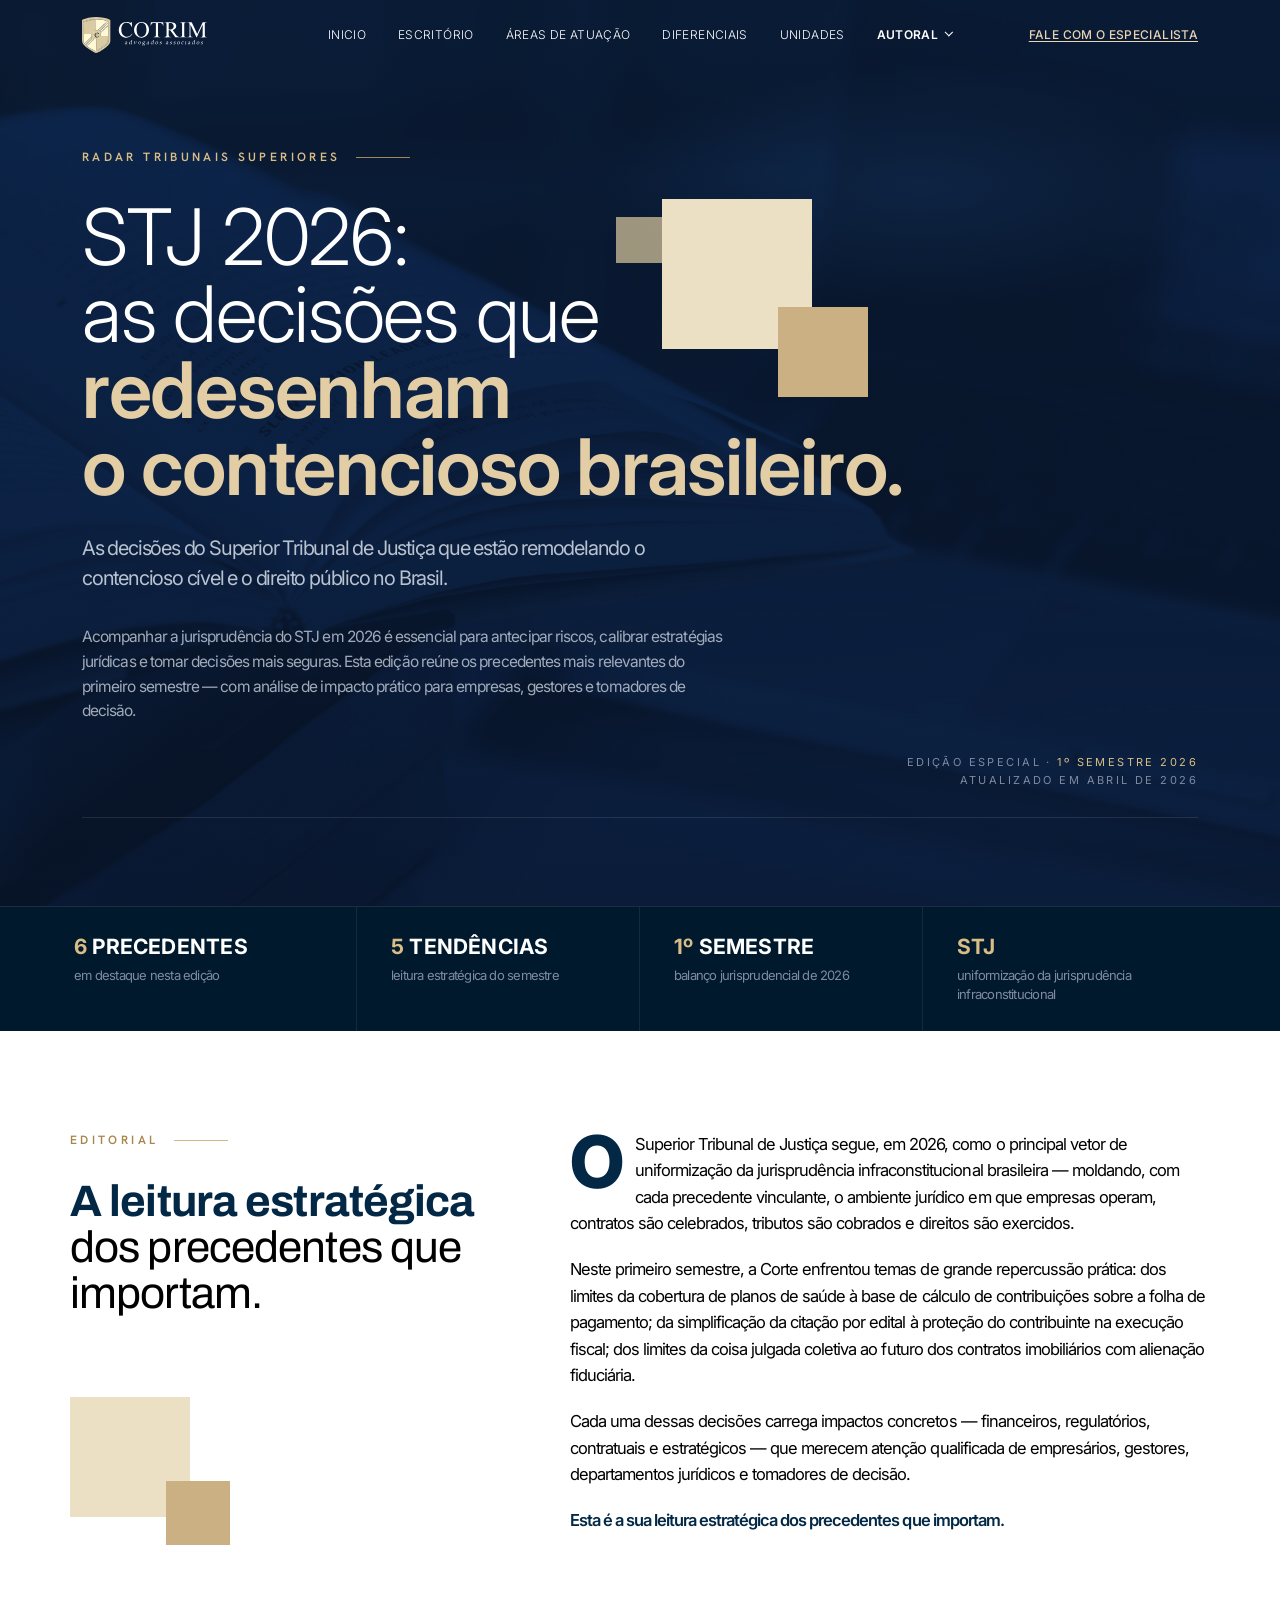
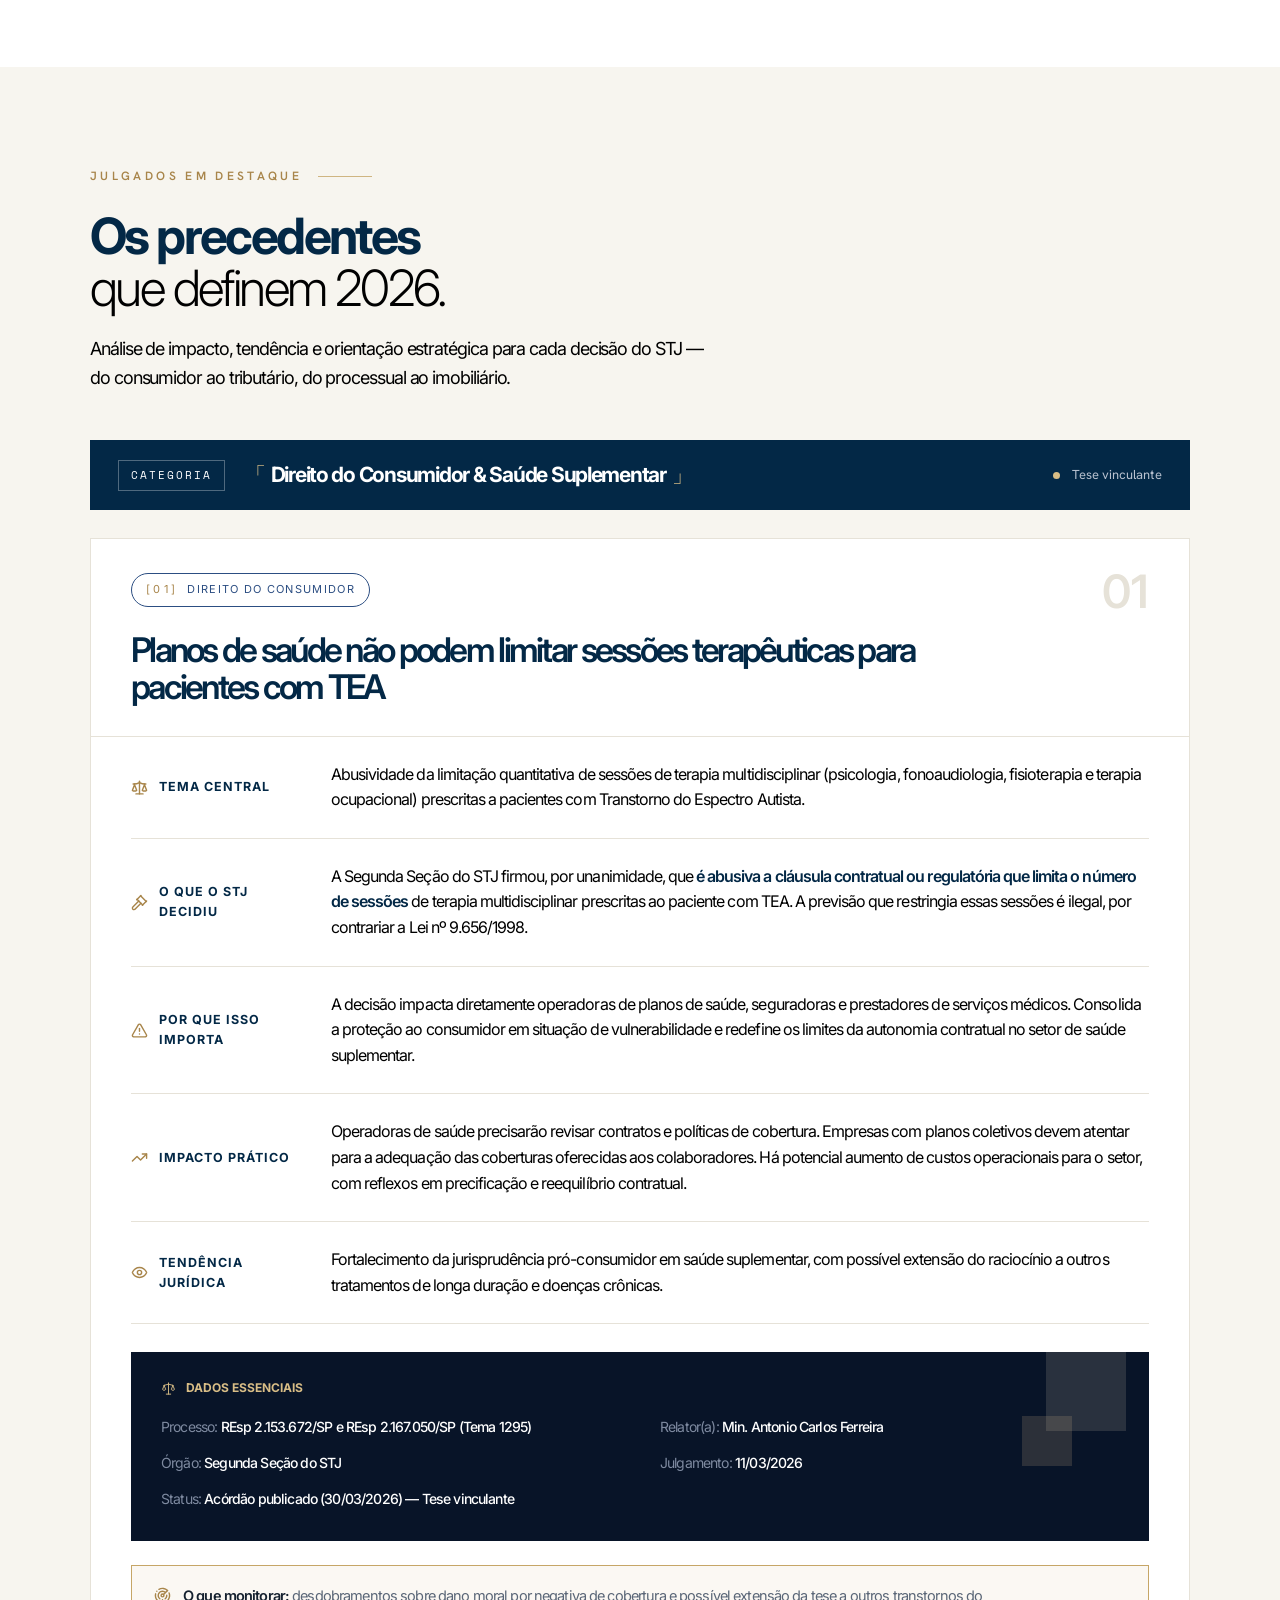
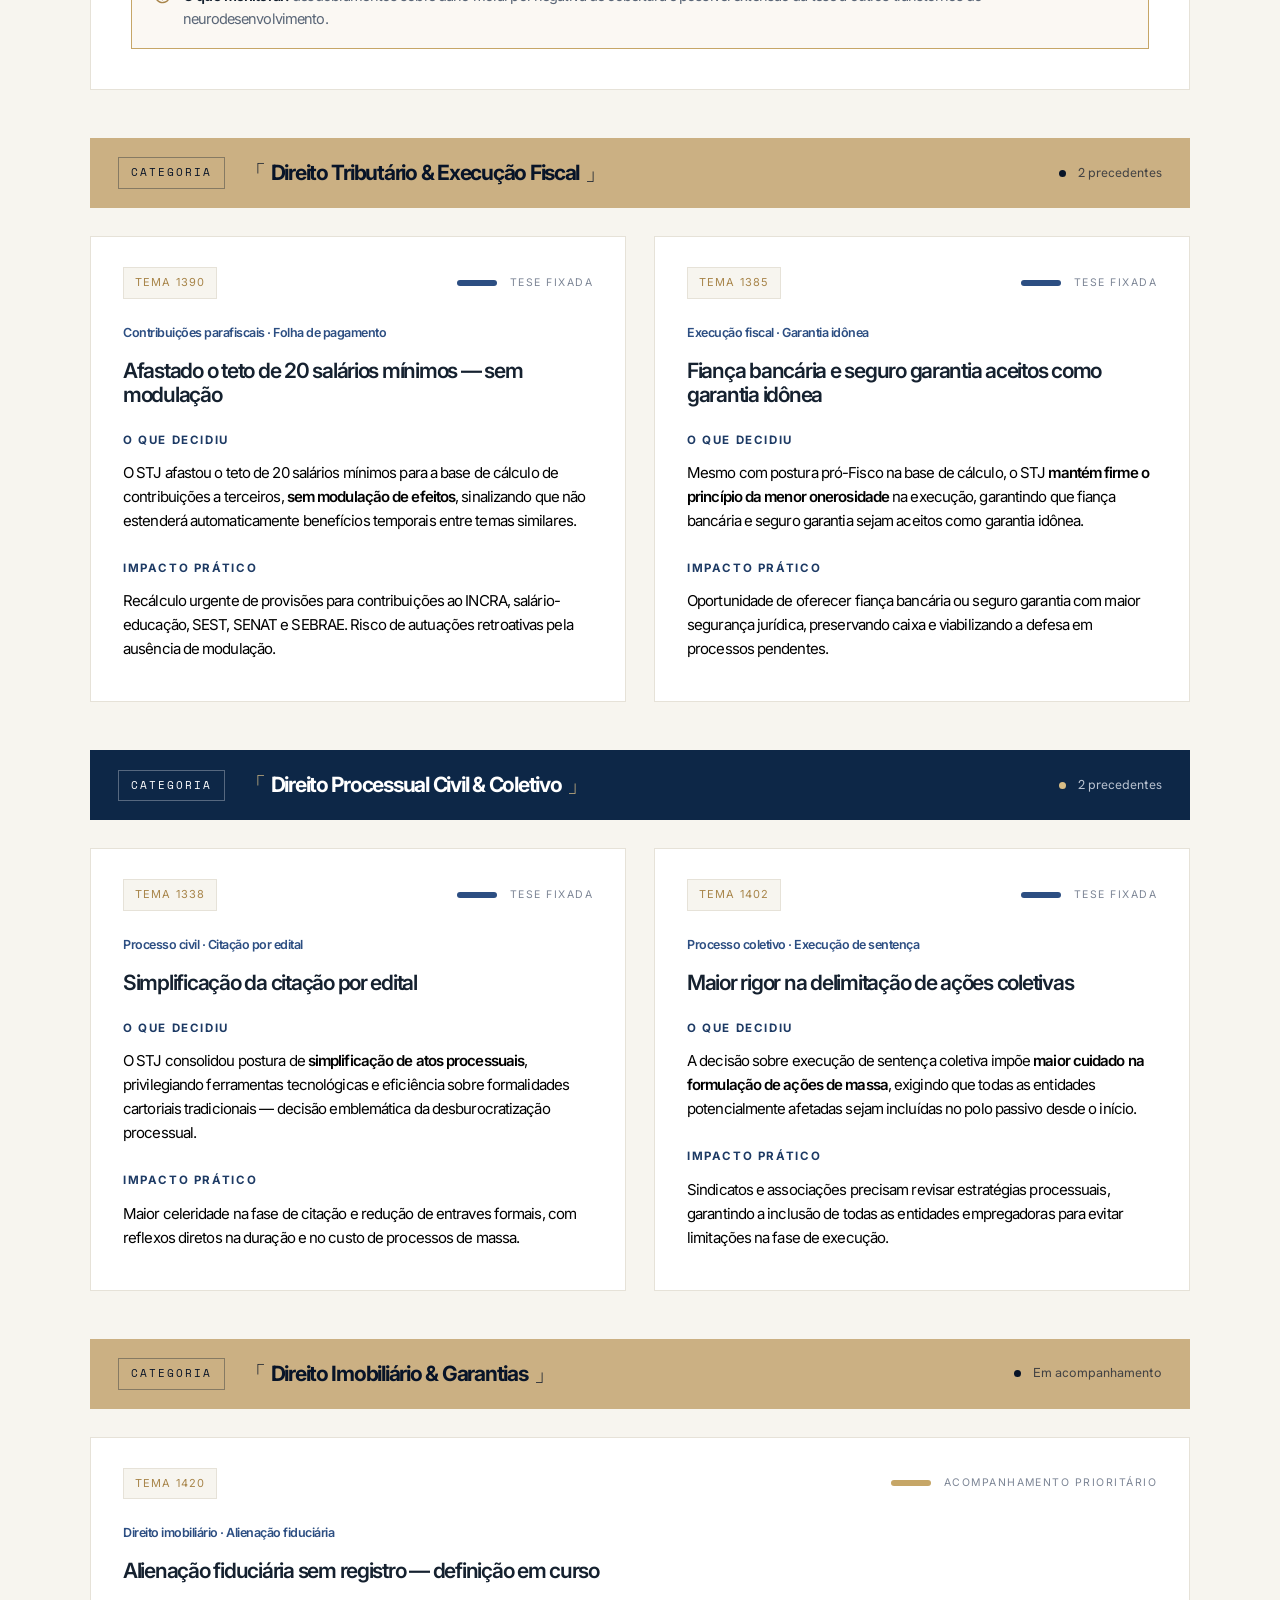
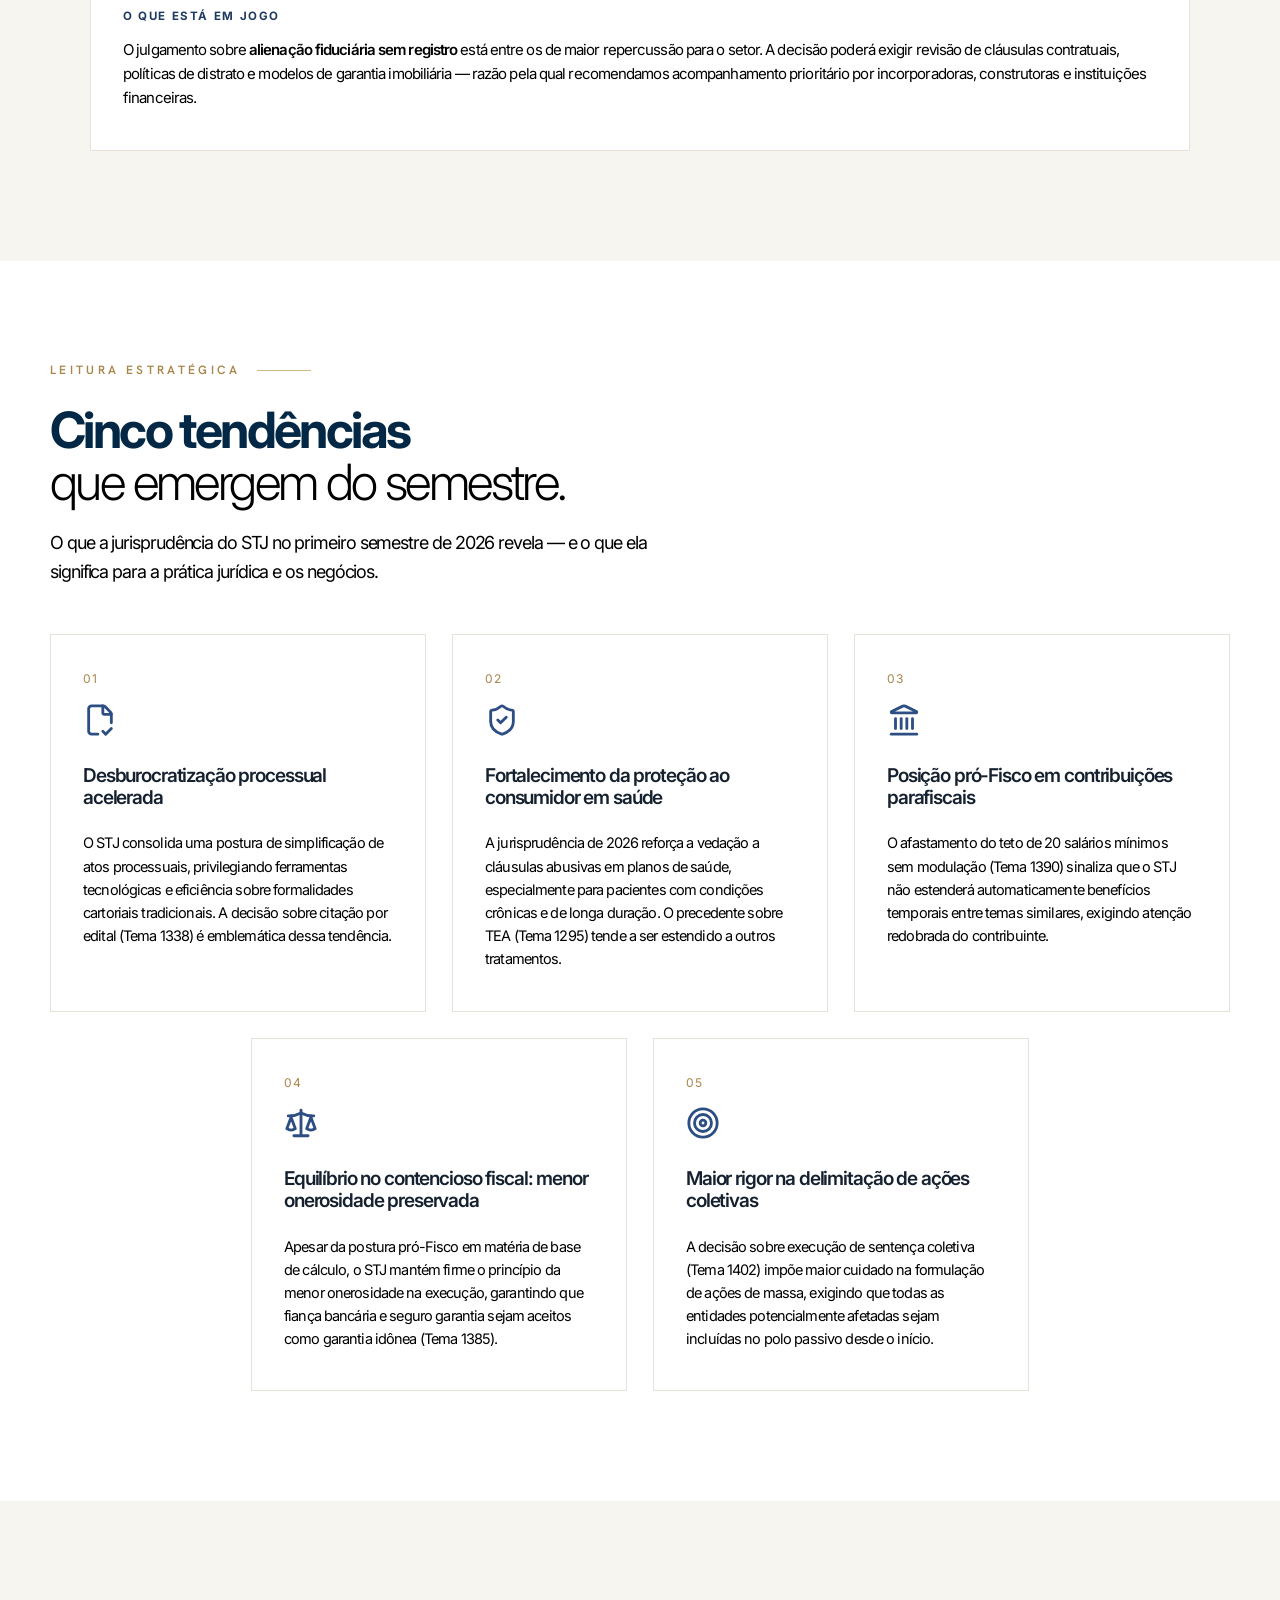
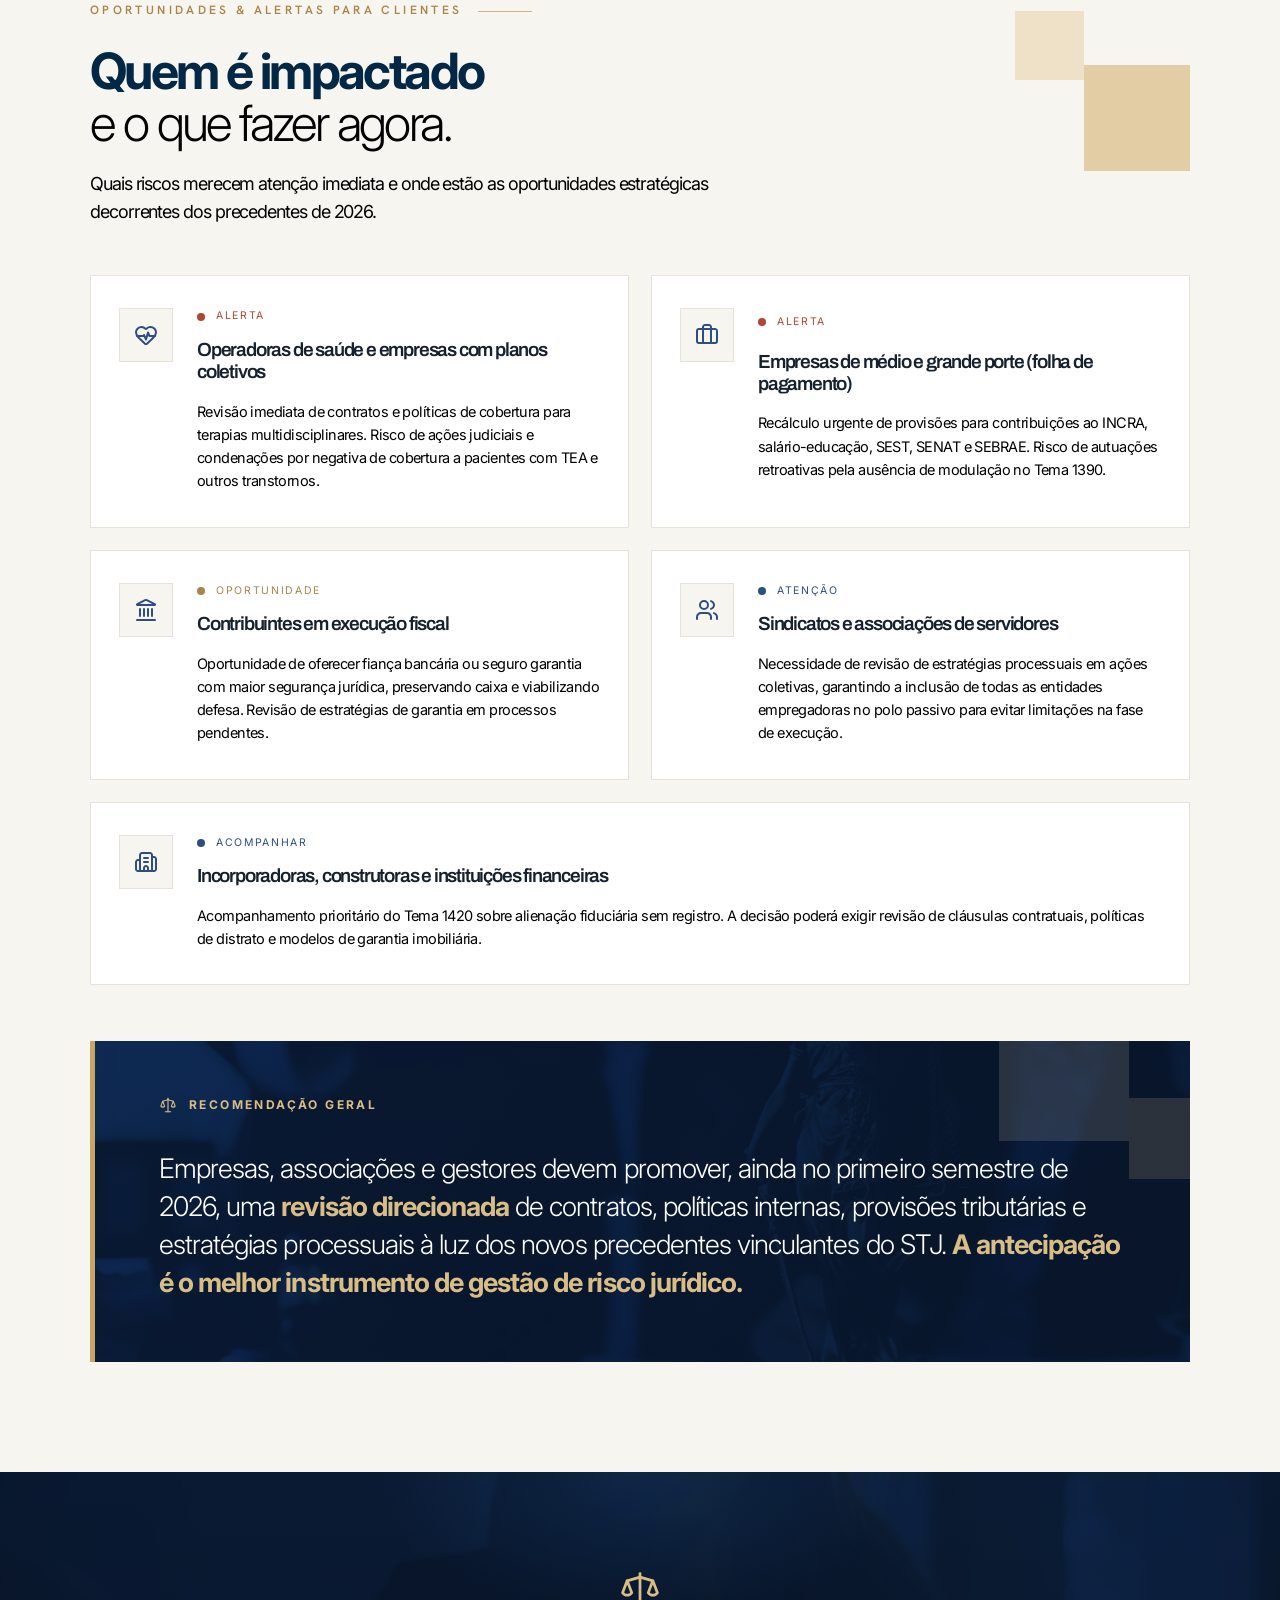
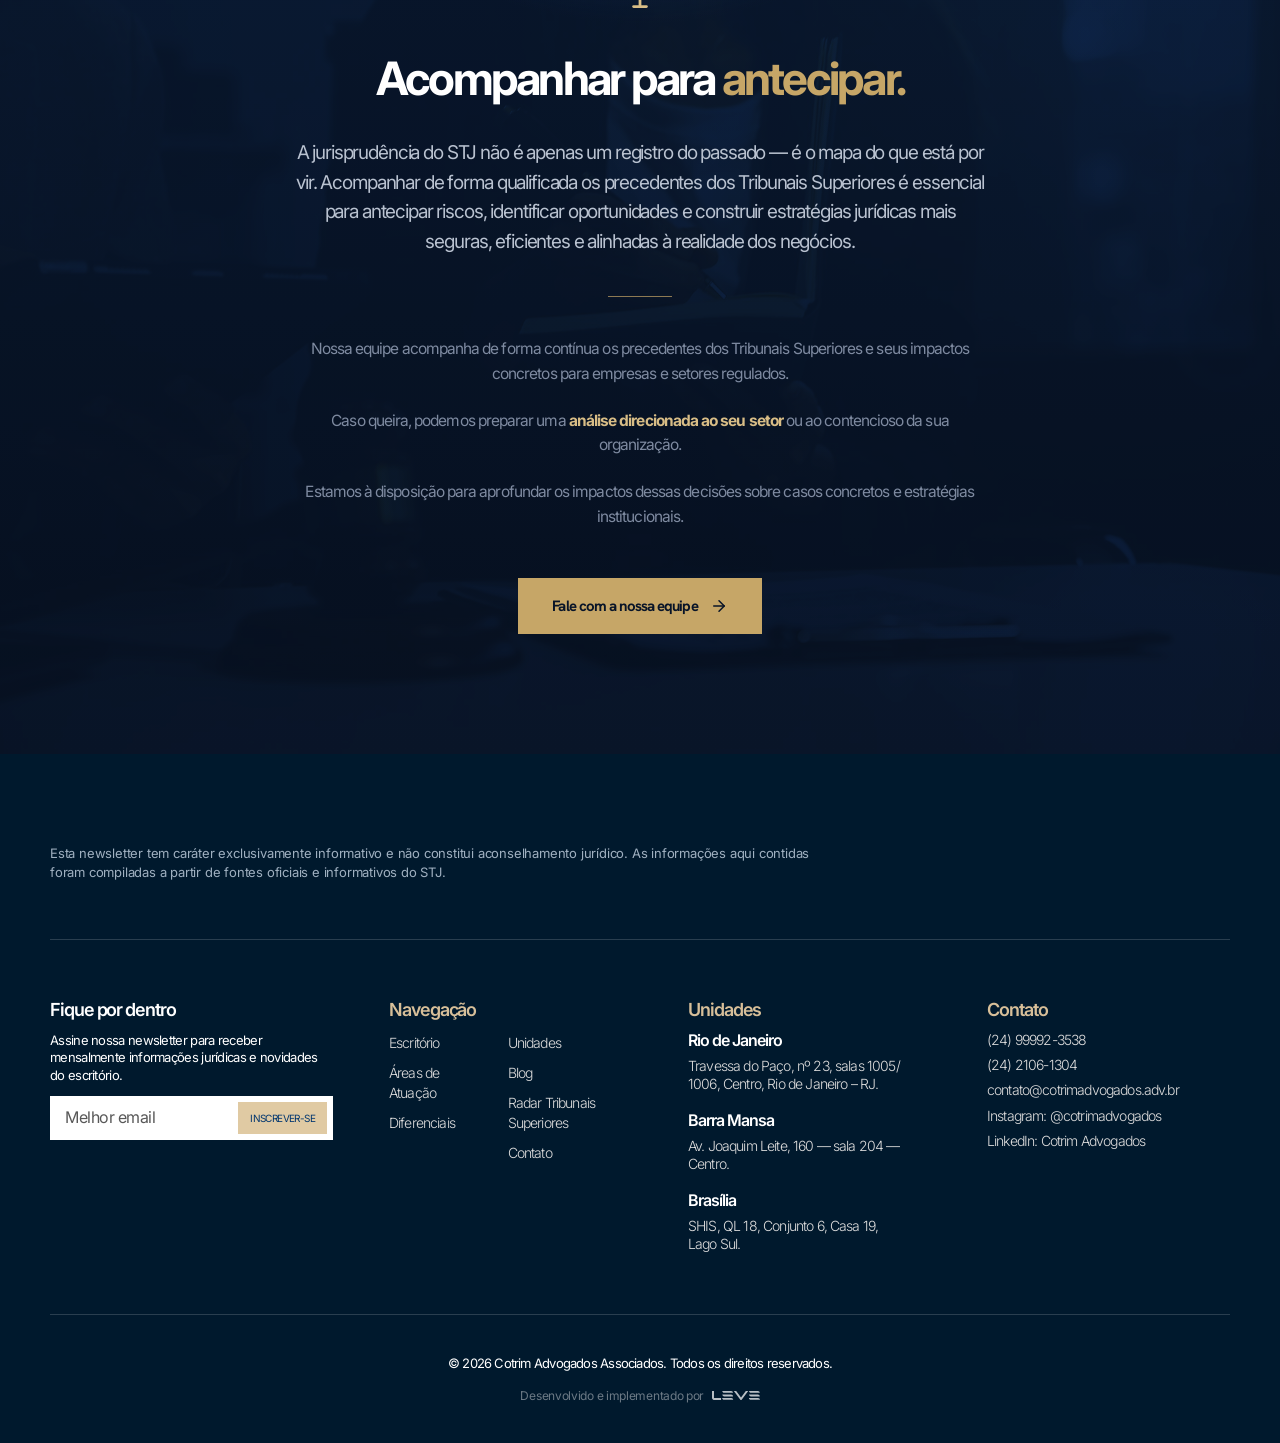
<file: radar-tribunais-superiores.html>
<!DOCTYPE html>
<html lang="pt-BR">
<head>
  <meta charset="UTF-8">
  <meta name="viewport" content="width=device-width, initial-scale=1.0">
  <title>Radar Tribunais Superiores — STJ 2026 | Cotrim Advogados</title>
  <meta name="description" content="STJ 2026: as decisões que redesenham o contencioso brasileiro. Análise de impacto, tendência e orientação estratégica dos precedentes do primeiro semestre.">
  <link rel="preconnect" href="https://fonts.googleapis.com">
  <link rel="preconnect" href="https://fonts.gstatic.com" crossorigin>
  <link href="https://fonts.googleapis.com/css2?family=Inter:wght@200;300;400;500;600;700;800&family=Archivo:wght@400;500;600;700&family=Hanken+Grotesk:wght@400;600;700&family=Space+Mono&display=swap" rel="stylesheet">
  <link rel="stylesheet" href="css/global.css">
  <link rel="stylesheet" href="css/radar.css">
  <!-- SEO / compartilhamento (Open Graph + Twitter) -->
  <link rel="canonical" href="https://cotrimadvogados.adv.br/radar-tribunais-superiores">
  <meta property="og:type" content="article">
  <meta property="og:site_name" content="Cotrim Advogados Associados">
  <meta property="og:locale" content="pt_BR">
  <meta property="og:title" content="Radar Tribunais Superiores — STJ 2026 | Cotrim Advogados">
  <meta property="og:description" content="STJ 2026: as decisões que redesenham o contencioso brasileiro. Análise de impacto, tendência e orientação estratégica dos precedentes do primeiro semestre.">
  <meta property="og:url" content="https://cotrimadvogados.adv.br/radar-tribunais-superiores">
  <meta property="og:image" content="https://cotrimadvogados.adv.br/images/og-cotrim.jpg">
  <meta property="og:image:width" content="2502">
  <meta property="og:image:height" content="1179">
  <meta property="og:image:alt" content="Cotrim Advogados Associados">
  <meta name="twitter:card" content="summary_large_image">
  <meta name="twitter:title" content="Radar Tribunais Superiores — STJ 2026 | Cotrim Advogados">
  <meta name="twitter:description" content="STJ 2026: as decisões que redesenham o contencioso brasileiro. Análise de impacto, tendência e orientação estratégica dos precedentes do primeiro semestre.">
  <meta name="twitter:image" content="https://cotrimadvogados.adv.br/images/og-cotrim.jpg">
  <!-- Favicon -->
  <link rel="icon" type="image/svg+xml" href="images/FLAVCOTRIM.svg">
  <link rel="icon" type="image/png" sizes="96x96" href="images/favicon-96.png">
  <link rel="icon" type="image/png" sizes="48x48" href="images/favicon-48.png">
  <link rel="apple-touch-icon" href="images/apple-touch-icon.png">
  <meta name="theme-color" content="#00192d">
  <!-- anti-flash: esconde o conteúdo do WordPress até o JS trocar o texto (o JS remove ao terminar; 4s de rede de segurança) -->
  <script>document.documentElement.classList.add('ctm-carregando');setTimeout(function(){document.documentElement.classList.remove('ctm-carregando');},4000);</script>
</head>
<body>

  <!-- ================= HEADER ================= -->
  <header class="ctm-header">
    <div class="ctm-header-inner">
      <a class="ctm-header-logo" href="/">
        <img src="images/logo-nav.svg" alt="Cotrim Advogados Associados">
      </a>
      <nav class="ctm-header-nav" aria-label="Navegação principal">
        <a href="/">inicio</a>
        <a href="/escritorio">escritório</a>
        <a href="/areas-de-atuacao">áreas de atuação</a>
        <a href="/diferenciais">diferenciais</a>
        <a href="/sedes">unidades</a>
        <div class="ctm-header-drop">
          <a href="/blog" class="ctm-header-drop-toggle ctm-header-ativo" aria-haspopup="true">autoral<span class="ctm-header-seta" aria-hidden="true"></span></a>
          <div class="ctm-header-submenu">
            <div class="ctm-header-submenu-caixa">
              <a href="/blog">Blog</a>
              <a href="/radar-tribunais-superiores" class="ctm-header-ativo">Radar Tribunais Superiores</a>
            </div>
          </div>
        </div>
      </nav>
      <a class="ctm-header-fale" href="/contato">fale com o especialista</a>
      <button class="ctm-header-burger" aria-label="Abrir menu" aria-expanded="false">
        <span></span><span></span><span></span>
      </button>
    </div>
    <nav class="ctm-header-menu" aria-label="Menu mobile">
      <a href="/">inicio</a>
      <a href="/escritorio">escritório</a>
      <a href="/areas-de-atuacao">áreas de atuação</a>
      <a href="/diferenciais">diferenciais</a>
      <a href="/sedes">unidades</a>
      <button class="ctm-header-menu-grupo ctm-header-ativo" aria-expanded="false">autoral<span class="ctm-header-seta" aria-hidden="true"></span></button>
      <div class="ctm-header-menu-sub">
        <a href="/blog">blog</a>
        <a href="/radar-tribunais-superiores" class="ctm-header-ativo">radar tribunais superiores</a>
      </div>
      <a href="/contato">fale com o especialista</a>
    </nav>
  </header>

  <!-- conteúdo vindo do WordPress: fica invisível até o JS carregar (anti-flash) -->
  <div class="ctm-dinamico">

  <!-- ================= HERO ================= -->
  <section class="radar-hero">
    <div class="radar-hero-bg" aria-hidden="true"></div>
    <div class="radar-hero-inner">
      <p class="radar-label radar-hero-label">Radar Tribunais Superiores<span class="radar-label-linha"></span></p>
      <div class="radar-hero-decos" aria-hidden="true">
        <span class="radar-hero-deco-1"></span>
        <span class="radar-hero-deco-2"></span>
        <span class="radar-hero-deco-3"></span>
      </div>
      <h1 class="radar-hero-titulo">STJ 2026:<br>as decisões que<br><span>redesenham</span><br><span>o contencioso brasileiro.</span></h1>
      <p class="radar-hero-sub">As decisões do Superior Tribunal de Justiça que estão remodelando o contencioso cível e o direito público no Brasil.</p>
      <p class="radar-hero-intro">Acompanhar a jurisprudência do STJ em 2026 é essencial para antecipar riscos, calibrar estratégias jurídicas e tomar decisões mais seguras. Esta edição reúne os precedentes mais relevantes do primeiro semestre — com análise de impacto prático para empresas, gestores e tomadores de decisão.</p>
      <div class="radar-hero-edicao">
        <p><span>Edição Especial · </span><strong>1º Semestre 2026</strong><br>Atualizado em abril de 2026</p>
      </div>
    </div>
    <div class="radar-stats">
      <div class="radar-stats-inner">
        <div class="radar-stats-item">
          <p class="radar-stats-num"><strong>6</strong> PRECEDENTES</p>
          <p class="radar-stats-desc">em destaque nesta edição</p>
        </div>
        <div class="radar-stats-item">
          <p class="radar-stats-num"><strong>5</strong> TENDÊNCIAS</p>
          <p class="radar-stats-desc">leitura estratégica do semestre</p>
        </div>
        <div class="radar-stats-item">
          <p class="radar-stats-num"><strong>1º</strong> SEMESTRE</p>
          <p class="radar-stats-desc">balanço jurisprudencial de 2026</p>
        </div>
        <div class="radar-stats-item">
          <p class="radar-stats-num"><strong>STJ</strong></p>
          <p class="radar-stats-desc">uniformização da jurisprudência infraconstitucional</p>
        </div>
      </div>
    </div>
  </section>

  <!-- ================= EDITORIAL ================= -->
  <section class="radar-editorial">
    <div class="radar-editorial-inner">
      <div class="radar-editorial-esq">
        <p class="radar-label">Editorial<span class="radar-label-linha"></span></p>
        <h2 class="radar-editorial-titulo"><strong>A leitura estratégica</strong><br>dos precedentes que importam.</h2>
        <div class="radar-editorial-decos" aria-hidden="true">
          <span class="radar-editorial-deco-1"></span>
          <span class="radar-editorial-deco-2"></span>
        </div>
      </div>
      <div class="radar-editorial-dir">
        <p class="radar-editorial-abre"><span class="radar-dropcap">O</span> Superior Tribunal de Justiça segue, em 2026, como o principal vetor de uniformização da jurisprudência infraconstitucional brasileira — moldando, com cada precedente vinculante, o ambiente jurídico em que empresas operam, contratos são celebrados, tributos são cobrados e direitos são exercidos.</p>
        <p>Neste primeiro semestre, a Corte enfrentou temas de grande repercussão prática: dos limites da cobertura de planos de saúde à base de cálculo de contribuições sobre a folha de pagamento; da simplificação da citação por edital à proteção do contribuinte na execução fiscal; dos limites da coisa julgada coletiva ao futuro dos contratos imobiliários com alienação fiduciária.</p>
        <p>Cada uma dessas decisões carrega impactos concretos — financeiros, regulatórios, contratuais e estratégicos — que merecem atenção qualificada de empresários, gestores, departamentos jurídicos e tomadores de decisão.</p>
        <p class="radar-editorial-fecho">Esta é a sua leitura estratégica dos precedentes que importam.</p>
      </div>
    </div>
  </section>

  <!-- ================= JULGADOS EM DESTAQUE ================= -->
  <section class="radar-julgados">
    <div class="radar-julgados-inner">
      <p class="radar-label">Julgados em Destaque<span class="radar-label-linha"></span></p>
      <h2 class="radar-h2"><strong>Os precedentes</strong> <span>que definem 2026.</span></h2>
      <p class="radar-h2-sub">Análise de impacto, tendência e orientação estratégica para cada decisão do STJ — do consumidor ao tributário, do processual ao imobiliário.</p>

      <!-- Categoria: Consumidor -->
      <div class="radar-cat radar-cat-navy">
        <span class="radar-cat-tag">Categoria</span>
        <p class="radar-cat-nome"><span class="radar-cat-colchete">「</span>Direito do Consumidor &amp; Saúde Suplementar<span class="radar-cat-colchete">」</span></p>
        <p class="radar-cat-info"><span class="radar-cat-ponto"></span>Tese vinculante</p>
      </div>

      <!-- Destaque: TEA -->
      <article class="radar-destaque">
        <div class="radar-destaque-topo">
          <p class="radar-destaque-pill"><span>[01]</span>Direito do Consumidor</p>
          <p class="radar-destaque-marca" aria-hidden="true">01</p>
          <h3 class="radar-destaque-titulo">Planos de saúde não podem limitar sessões terapêuticas para pacientes com TEA</h3>
        </div>
        <div class="radar-destaque-linha">
          <p class="radar-destaque-rotulo"><img src="images/radar-icon-row-1.svg" alt="" aria-hidden="true">Tema central</p>
          <p class="radar-destaque-texto">Abusividade da limitação quantitativa de sessões de terapia multidisciplinar (psicologia, fonoaudiologia, fisioterapia e terapia ocupacional) prescritas a pacientes com Transtorno do Espectro Autista.</p>
        </div>
        <div class="radar-destaque-linha">
          <p class="radar-destaque-rotulo"><img src="images/radar-icon-row-2.svg" alt="" aria-hidden="true">O que o STJ decidiu</p>
          <p class="radar-destaque-texto">A Segunda Seção do STJ firmou, por unanimidade, que <strong>é abusiva a cláusula contratual ou regulatória que limita o número de sessões</strong> de terapia multidisciplinar prescritas ao paciente com TEA. A previsão que restringia essas sessões é ilegal, por contrariar a Lei nº 9.656/1998.</p>
        </div>
        <div class="radar-destaque-linha">
          <p class="radar-destaque-rotulo"><img src="images/radar-icon-row-3.svg" alt="" aria-hidden="true">Por que isso importa</p>
          <p class="radar-destaque-texto">A decisão impacta diretamente operadoras de planos de saúde, seguradoras e prestadores de serviços médicos. Consolida a proteção ao consumidor em situação de vulnerabilidade e redefine os limites da autonomia contratual no setor de saúde suplementar.</p>
        </div>
        <div class="radar-destaque-linha">
          <p class="radar-destaque-rotulo"><img src="images/radar-icon-row-4.svg" alt="" aria-hidden="true">Impacto prático</p>
          <p class="radar-destaque-texto">Operadoras de saúde precisarão revisar contratos e políticas de cobertura. Empresas com planos coletivos devem atentar para a adequação das coberturas oferecidas aos colaboradores. Há potencial aumento de custos operacionais para o setor, com reflexos em precificação e reequilíbrio contratual.</p>
        </div>
        <div class="radar-destaque-linha">
          <p class="radar-destaque-rotulo"><img src="images/radar-icon-row-5.svg" alt="" aria-hidden="true">Tendência jurídica</p>
          <p class="radar-destaque-texto">Fortalecimento da jurisprudência pró-consumidor em saúde suplementar, com possível extensão do raciocínio a outros tratamentos de longa duração e doenças crônicas.</p>
        </div>
        <div class="radar-dados">
          <span class="radar-dados-deco-1" aria-hidden="true"></span>
          <span class="radar-dados-deco-2" aria-hidden="true"></span>
          <p class="radar-dados-titulo"><img src="images/radar-icon-balanca.svg" alt="" aria-hidden="true">Dados essenciais</p>
          <div class="radar-dados-grid">
            <p><span>Processo:</span> <strong>REsp 2.153.672/SP e REsp 2.167.050/SP (Tema 1295)</strong></p>
            <p><span>Relator(a):</span> <strong>Min. Antonio Carlos Ferreira</strong></p>
            <p><span>Órgão:</span> <strong>Segunda Seção do STJ</strong></p>
            <p><span>Julgamento:</span> <strong>11/03/2026</strong></p>
            <p><span>Status:</span> <strong>Acórdão publicado (30/03/2026) — Tese vinculante</strong></p>
          </div>
        </div>
        <div class="radar-monitorar">
          <img src="images/radar-icon-monitor.svg" alt="" aria-hidden="true">
          <p><strong>O que monitorar:</strong> desdobramentos sobre dano moral por negativa de cobertura e possível extensão da tese a outros transtornos do neurodesenvolvimento.</p>
        </div>
      </article>

      <!-- Categoria: Tributário -->
      <div class="radar-cat radar-cat-gold">
        <span class="radar-cat-tag">Categoria</span>
        <p class="radar-cat-nome"><span class="radar-cat-colchete">「</span>Direito Tributário &amp; Execução Fiscal<span class="radar-cat-colchete">」</span></p>
        <p class="radar-cat-info"><span class="radar-cat-ponto"></span>2 precedentes</p>
      </div>

      <div class="radar-cards">
        <article class="radar-card">
          <div class="radar-card-meta">
            <span class="radar-card-tema">Tema 1390</span>
            <span class="radar-card-status"><span class="radar-card-status-barra radar-barra-azul"></span>Tese fixada</span>
          </div>
          <p class="radar-card-kicker">Contribuições parafiscais · Folha de pagamento</p>
          <h3 class="radar-card-titulo">Afastado o teto de 20 salários mínimos — sem modulação</h3>
          <p class="radar-card-rotulo">O que decidiu</p>
          <p class="radar-card-texto">O STJ afastou o teto de 20 salários mínimos para a base de cálculo de contribuições a terceiros, <strong>sem modulação de efeitos</strong>, sinalizando que não estenderá automaticamente benefícios temporais entre temas similares.</p>
          <p class="radar-card-rotulo">Impacto prático</p>
          <p class="radar-card-texto">Recálculo urgente de provisões para contribuições ao INCRA, salário-educação, SEST, SENAT e SEBRAE. Risco de autuações retroativas pela ausência de modulação.</p>
        </article>
        <article class="radar-card">
          <div class="radar-card-meta">
            <span class="radar-card-tema">Tema 1385</span>
            <span class="radar-card-status"><span class="radar-card-status-barra radar-barra-azul"></span>Tese fixada</span>
          </div>
          <p class="radar-card-kicker">Execução fiscal · Garantia idônea</p>
          <h3 class="radar-card-titulo">Fiança bancária e seguro garantia aceitos como garantia idônea</h3>
          <p class="radar-card-rotulo">O que decidiu</p>
          <p class="radar-card-texto">Mesmo com postura pró-Fisco na base de cálculo, o STJ <strong>mantém firme o princípio da menor onerosidade</strong> na execução, garantindo que fiança bancária e seguro garantia sejam aceitos como garantia idônea.</p>
          <p class="radar-card-rotulo">Impacto prático</p>
          <p class="radar-card-texto">Oportunidade de oferecer fiança bancária ou seguro garantia com maior segurança jurídica, preservando caixa e viabilizando a defesa em processos pendentes.</p>
        </article>
      </div>

      <!-- Categoria: Processual -->
      <div class="radar-cat radar-cat-navy2">
        <span class="radar-cat-tag">Categoria</span>
        <p class="radar-cat-nome"><span class="radar-cat-colchete">「</span>Direito Processual Civil &amp; Coletivo<span class="radar-cat-colchete">」</span></p>
        <p class="radar-cat-info"><span class="radar-cat-ponto"></span>2 precedentes</p>
      </div>

      <div class="radar-cards">
        <article class="radar-card">
          <div class="radar-card-meta">
            <span class="radar-card-tema">Tema 1338</span>
            <span class="radar-card-status"><span class="radar-card-status-barra radar-barra-azul"></span>Tese fixada</span>
          </div>
          <p class="radar-card-kicker">Processo civil · Citação por edital</p>
          <h3 class="radar-card-titulo">Simplificação da citação por edital</h3>
          <p class="radar-card-rotulo">O que decidiu</p>
          <p class="radar-card-texto">O STJ consolidou postura de <strong>simplificação de atos processuais</strong>, privilegiando ferramentas tecnológicas e eficiência sobre formalidades cartoriais tradicionais — decisão emblemática da desburocratização processual.</p>
          <p class="radar-card-rotulo">Impacto prático</p>
          <p class="radar-card-texto">Maior celeridade na fase de citação e redução de entraves formais, com reflexos diretos na duração e no custo de processos de massa.</p>
        </article>
        <article class="radar-card">
          <div class="radar-card-meta">
            <span class="radar-card-tema">Tema 1402</span>
            <span class="radar-card-status"><span class="radar-card-status-barra radar-barra-azul"></span>Tese fixada</span>
          </div>
          <p class="radar-card-kicker">Processo coletivo · Execução de sentença</p>
          <h3 class="radar-card-titulo">Maior rigor na delimitação de ações coletivas</h3>
          <p class="radar-card-rotulo">O que decidiu</p>
          <p class="radar-card-texto">A decisão sobre execução de sentença coletiva impõe <strong>maior cuidado na formulação de ações de massa</strong>, exigindo que todas as entidades potencialmente afetadas sejam incluídas no polo passivo desde o início.</p>
          <p class="radar-card-rotulo">Impacto prático</p>
          <p class="radar-card-texto">Sindicatos e associações precisam revisar estratégias processuais, garantindo a inclusão de todas as entidades empregadoras para evitar limitações na fase de execução.</p>
        </article>
      </div>

      <!-- Categoria: Imobiliário -->
      <div class="radar-cat radar-cat-gold">
        <span class="radar-cat-tag">Categoria</span>
        <p class="radar-cat-nome"><span class="radar-cat-colchete">「</span>Direito Imobiliário &amp; Garantias<span class="radar-cat-colchete">」</span></p>
        <p class="radar-cat-info"><span class="radar-cat-ponto"></span>Em acompanhamento</p>
      </div>

      <article class="radar-card radar-card-largo">
        <div class="radar-card-meta">
          <span class="radar-card-tema">Tema 1420</span>
          <span class="radar-card-status"><span class="radar-card-status-barra radar-barra-gold"></span>Acompanhamento prioritário</span>
        </div>
        <p class="radar-card-kicker">Direito imobiliário · Alienação fiduciária</p>
        <h3 class="radar-card-titulo">Alienação fiduciária sem registro — definição em curso</h3>
        <p class="radar-card-rotulo">O que está em jogo</p>
        <p class="radar-card-texto">O julgamento sobre <strong>alienação fiduciária sem registro</strong> está entre os de maior repercussão para o setor. A decisão poderá exigir revisão de cláusulas contratuais, políticas de distrato e modelos de garantia imobiliária — razão pela qual recomendamos acompanhamento prioritário por incorporadoras, construtoras e instituições financeiras.</p>
      </article>
    </div>
  </section>

  <!-- ================= CINCO TENDÊNCIAS ================= -->
  <section class="radar-tendencias">
    <div class="radar-tendencias-inner">
      <p class="radar-label">Leitura Estratégica<span class="radar-label-linha"></span></p>
      <h2 class="radar-h2"><strong>Cinco tendências</strong> <span>que emergem do semestre.</span></h2>
      <p class="radar-h2-sub">O que a jurisprudência do STJ no primeiro semestre de 2026 revela — e o que ela significa para a prática jurídica e os negócios.</p>
      <div class="radar-tend-grid">
        <article class="radar-tend">
          <p class="radar-tend-num">01</p>
          <img class="radar-tend-icone" src="images/radar-icon-tend-1.svg" alt="">
          <h3 class="radar-tend-titulo">Desburocratização processual acelerada</h3>
          <p class="radar-tend-texto">O STJ consolida uma postura de simplificação de atos processuais, privilegiando ferramentas tecnológicas e eficiência sobre formalidades cartoriais tradicionais. A decisão sobre citação por edital (Tema 1338) é emblemática dessa tendência.</p>
        </article>
        <article class="radar-tend">
          <p class="radar-tend-num">02</p>
          <img class="radar-tend-icone" src="images/radar-icon-tend-2.svg" alt="">
          <h3 class="radar-tend-titulo">Fortalecimento da proteção ao consumidor em saúde</h3>
          <p class="radar-tend-texto">A jurisprudência de 2026 reforça a vedação a cláusulas abusivas em planos de saúde, especialmente para pacientes com condições crônicas e de longa duração. O precedente sobre TEA (Tema 1295) tende a ser estendido a outros tratamentos.</p>
        </article>
        <article class="radar-tend">
          <p class="radar-tend-num">03</p>
          <img class="radar-tend-icone" src="images/radar-icon-tend-3.svg" alt="">
          <h3 class="radar-tend-titulo">Posição pró-Fisco em contribuições parafiscais</h3>
          <p class="radar-tend-texto">O afastamento do teto de 20 salários mínimos sem modulação (Tema 1390) sinaliza que o STJ não estenderá automaticamente benefícios temporais entre temas similares, exigindo atenção redobrada do contribuinte.</p>
        </article>
        <article class="radar-tend">
          <p class="radar-tend-num">04</p>
          <img class="radar-tend-icone" src="images/radar-icon-tend-4.svg" alt="">
          <h3 class="radar-tend-titulo">Equilíbrio no contencioso fiscal: menor onerosidade preservada</h3>
          <p class="radar-tend-texto">Apesar da postura pró-Fisco em matéria de base de cálculo, o STJ mantém firme o princípio da menor onerosidade na execução, garantindo que fiança bancária e seguro garantia sejam aceitos como garantia idônea (Tema 1385).</p>
        </article>
        <article class="radar-tend">
          <p class="radar-tend-num">05</p>
          <img class="radar-tend-icone" src="images/radar-icon-tend-5.svg" alt="">
          <h3 class="radar-tend-titulo">Maior rigor na delimitação de ações coletivas</h3>
          <p class="radar-tend-texto">A decisão sobre execução de sentença coletiva (Tema 1402) impõe maior cuidado na formulação de ações de massa, exigindo que todas as entidades potencialmente afetadas sejam incluídas no polo passivo desde o início.</p>
        </article>
      </div>
    </div>
  </section>

  <!-- ================= QUEM É IMPACTADO ================= -->
  <section class="radar-impacto">
    <div class="radar-impacto-inner">
      <div class="radar-impacto-decos" aria-hidden="true">
        <span class="radar-impacto-deco-1"></span>
        <span class="radar-impacto-deco-2"></span>
      </div>
      <p class="radar-label">Oportunidades &amp; Alertas para Clientes<span class="radar-label-linha"></span></p>
      <h2 class="radar-h2"><strong>Quem é impactado</strong> <span>e o que fazer agora.</span></h2>
      <p class="radar-h2-sub">Quais riscos merecem atenção imediata e onde estão as oportunidades estratégicas decorrentes dos precedentes de 2026.</p>
      <div class="radar-imp-grid">
        <article class="radar-imp">
          <div class="radar-imp-icone"><img src="images/radar-icon-imp-1.svg" alt=""></div>
          <p class="radar-imp-tag radar-imp-alerta"><span></span>Alerta</p>
          <div class="radar-imp-corpo">
            <h3 class="radar-imp-titulo">Operadoras de saúde e empresas com planos coletivos</h3>
            <p class="radar-imp-texto">Revisão imediata de contratos e políticas de cobertura para terapias multidisciplinares. Risco de ações judiciais e condenações por negativa de cobertura a pacientes com TEA e outros transtornos.</p>
          </div>
        </article>
        <article class="radar-imp">
          <div class="radar-imp-icone"><img src="images/radar-icon-imp-2.svg" alt=""></div>
          <p class="radar-imp-tag radar-imp-alerta"><span></span>Alerta</p>
          <div class="radar-imp-corpo">
            <h3 class="radar-imp-titulo">Empresas de médio e grande porte (folha de pagamento)</h3>
            <p class="radar-imp-texto">Recálculo urgente de provisões para contribuições ao INCRA, salário-educação, SEST, SENAT e SEBRAE. Risco de autuações retroativas pela ausência de modulação no Tema 1390.</p>
          </div>
        </article>
        <article class="radar-imp">
          <div class="radar-imp-icone"><img src="images/radar-icon-imp-3.svg" alt=""></div>
          <p class="radar-imp-tag radar-imp-oportunidade"><span></span>Oportunidade</p>
          <div class="radar-imp-corpo">
            <h3 class="radar-imp-titulo">Contribuintes em execução fiscal</h3>
            <p class="radar-imp-texto">Oportunidade de oferecer fiança bancária ou seguro garantia com maior segurança jurídica, preservando caixa e viabilizando defesa. Revisão de estratégias de garantia em processos pendentes.</p>
          </div>
        </article>
        <article class="radar-imp">
          <div class="radar-imp-icone"><img src="images/radar-icon-imp-4.svg" alt=""></div>
          <p class="radar-imp-tag radar-imp-atencao"><span></span>Atenção</p>
          <div class="radar-imp-corpo">
            <h3 class="radar-imp-titulo">Sindicatos e associações de servidores</h3>
            <p class="radar-imp-texto">Necessidade de revisão de estratégias processuais em ações coletivas, garantindo a inclusão de todas as entidades empregadoras no polo passivo para evitar limitações na fase de execução.</p>
          </div>
        </article>
        <article class="radar-imp radar-imp-largo">
          <div class="radar-imp-icone"><img src="images/radar-icon-imp-5.svg" alt=""></div>
          <p class="radar-imp-tag radar-imp-atencao"><span></span>Acompanhar</p>
          <div class="radar-imp-corpo">
            <h3 class="radar-imp-titulo">Incorporadoras, construtoras e instituições financeiras</h3>
            <p class="radar-imp-texto">Acompanhamento prioritário do Tema 1420 sobre alienação fiduciária sem registro. A decisão poderá exigir revisão de cláusulas contratuais, políticas de distrato e modelos de garantia imobiliária.</p>
          </div>
        </article>
      </div>

      <!-- Recomendação geral -->
      <div class="radar-recom">
        <div class="radar-recom-bg" aria-hidden="true"></div>
        <span class="radar-recom-deco-1" aria-hidden="true"></span>
        <span class="radar-recom-deco-2" aria-hidden="true"></span>
        <p class="radar-recom-label"><img src="images/radar-icon-balanca.svg" alt="" aria-hidden="true">Recomendação geral</p>
        <p class="radar-recom-texto">Empresas, associações e gestores devem promover, ainda no primeiro semestre de 2026, uma <strong>revisão direcionada</strong> de contratos, políticas internas, provisões tributárias e estratégias processuais à luz dos novos precedentes vinculantes do STJ. <strong>A antecipação é o melhor instrumento de gestão de risco jurídico.</strong></p>
      </div>
    </div>
  </section>

  <!-- ================= CTA ================= -->
  <section class="radar-cta">
    <div class="radar-cta-bg" aria-hidden="true"></div>
    <div class="radar-cta-inner">
      <img class="radar-cta-icone" src="images/radar-icon-balanca.svg" alt="" aria-hidden="true">
      <h2 class="radar-cta-titulo">Acompanhar para <span>antecipar.</span></h2>
      <p class="radar-cta-sub">A jurisprudência do STJ não é apenas um registro do passado — é o mapa do que está por vir. Acompanhar de forma qualificada os precedentes dos Tribunais Superiores é essencial para antecipar riscos, identificar oportunidades e construir estratégias jurídicas mais seguras, eficientes e alinhadas à realidade dos negócios.</p>
      <span class="radar-cta-divisor" aria-hidden="true"></span>
      <p class="radar-cta-texto">Nossa equipe acompanha de forma contínua os precedentes dos Tribunais Superiores e seus impactos concretos para empresas e setores regulados.</p>
      <p class="radar-cta-texto">Caso queira, podemos preparar uma <strong>análise direcionada ao seu setor</strong> ou ao contencioso da sua organização.</p>
      <p class="radar-cta-texto">Estamos à disposição para aprofundar os impactos dessas decisões sobre casos concretos e estratégias institucionais.</p>
      <a class="radar-cta-btn" href="/contato">Fale com a nossa equipe<img src="images/radar-icon-seta.svg" alt="" aria-hidden="true"></a>
    </div>
  </section>
  </div><!-- /.ctm-dinamico -->

  <!-- ================= FOOTER (disclaimer) ================= -->
  <footer class="ctm-footer">
    <div class="ctm-footer-inner">
      <div class="ctm-footer-topo">
        <p class="ctm-footer-frase ctm-footer-aviso">Esta newsletter tem caráter exclusivamente informativo e não constitui aconselhamento jurídico. As informações aqui contidas foram compiladas a partir de fontes oficiais e informativos do STJ.</p>
      </div>
      <div class="ctm-footer-colunas">
        <div class="ctm-footer-coluna ctm-footer-coluna-news">
          <p class="ctm-footer-coluna-titulo ctm-footer-coluna-titulo-branco">Fique por dentro</p>
          <p class="ctm-footer-news-texto">Assine nossa newsletter para receber mensalmente informações jurídicas e novidades do escritório.</p>
          <form class="ctm-footer-form" action="#" method="post">
            <input class="ctm-footer-input" type="email" name="email" placeholder="Melhor email" required>
            <button type="submit">Inscrever-se</button>
          </form>
        </div>
        <div class="ctm-footer-coluna">
          <p class="ctm-footer-coluna-titulo">Navegação</p>
          <div class="ctm-footer-links">
            <ul>
              <li><a href="/escritorio">Escritório</a></li>
              <li><a href="/areas-de-atuacao">Áreas de Atuação</a></li>
              <li><a href="/diferenciais">Diferenciais</a></li>
            </ul>
            <ul>
              <li><a href="/sedes">Unidades</a></li>
              <li><a href="/blog">Blog</a></li>
              <li><a href="/radar-tribunais-superiores">Radar Tribunais Superiores</a></li>
              <li><a href="/contato">Contato</a></li>
            </ul>
          </div>
        </div>
        <div class="ctm-footer-coluna">
          <p class="ctm-footer-coluna-titulo">Unidades</p>
          <div class="ctm-footer-unidades">
            <div class="ctm-footer-unidade">
              <p class="ctm-footer-unidade-cidade">Rio de Janeiro</p>
              <p class="ctm-footer-unidade-end">Travessa do Paço, nº 23, salas 1005/ 1006, Centro, Rio de Janeiro – RJ.</p>
            </div>
            <div class="ctm-footer-unidade">
              <p class="ctm-footer-unidade-cidade">Barra Mansa</p>
              <p class="ctm-footer-unidade-end">Av. Joaquim Leite, 160 — sala 204 — Centro.</p>
            </div>
            <div class="ctm-footer-unidade">
              <p class="ctm-footer-unidade-cidade">Brasília</p>
              <p class="ctm-footer-unidade-end">SHIS, QL 18, Conjunto 6, Casa 19, Lago Sul.</p>
            </div>
          </div>
        </div>
        <div class="ctm-footer-coluna">
          <p class="ctm-footer-coluna-titulo">Contato</p>
          <div class="ctm-footer-contato">
            <a href="tel:+5524999923538">(24) 99992-3538</a>
            <a href="tel:+552421061304">(24) 2106-1304</a>
            <a href="mailto:contato@cotrimadvogados.adv.br">contato@cotrimadvogados.adv.br</a>
            <a href="https://instagram.com/cotrimadvogados" target="_blank" rel="noopener">Instagram: @cotrimadvogados</a>
            <a href="https://www.linkedin.com/company/cotrim-advogados/" target="_blank" rel="noopener">LinkedIn: Cotrim Advogados</a>
          </div>
        </div>
      </div>
      <p class="ctm-footer-copy">© 2026 Cotrim Advogados Associados. Todos os direitos reservados.</p>
      <a class="ctm-footer-credito" href="https://levestudios.com.br" target="_blank" rel="noopener">Desenvolvido e implementado por <img class="ctm-footer-credito-logo" src="images/leve.svg" alt="Leve Studios"></a>
    </div>
  </footer>

  <script src="js/main.js"></script>
  <script src="js/radar-dinamico.js"></script>
</body>
</html>
</file>
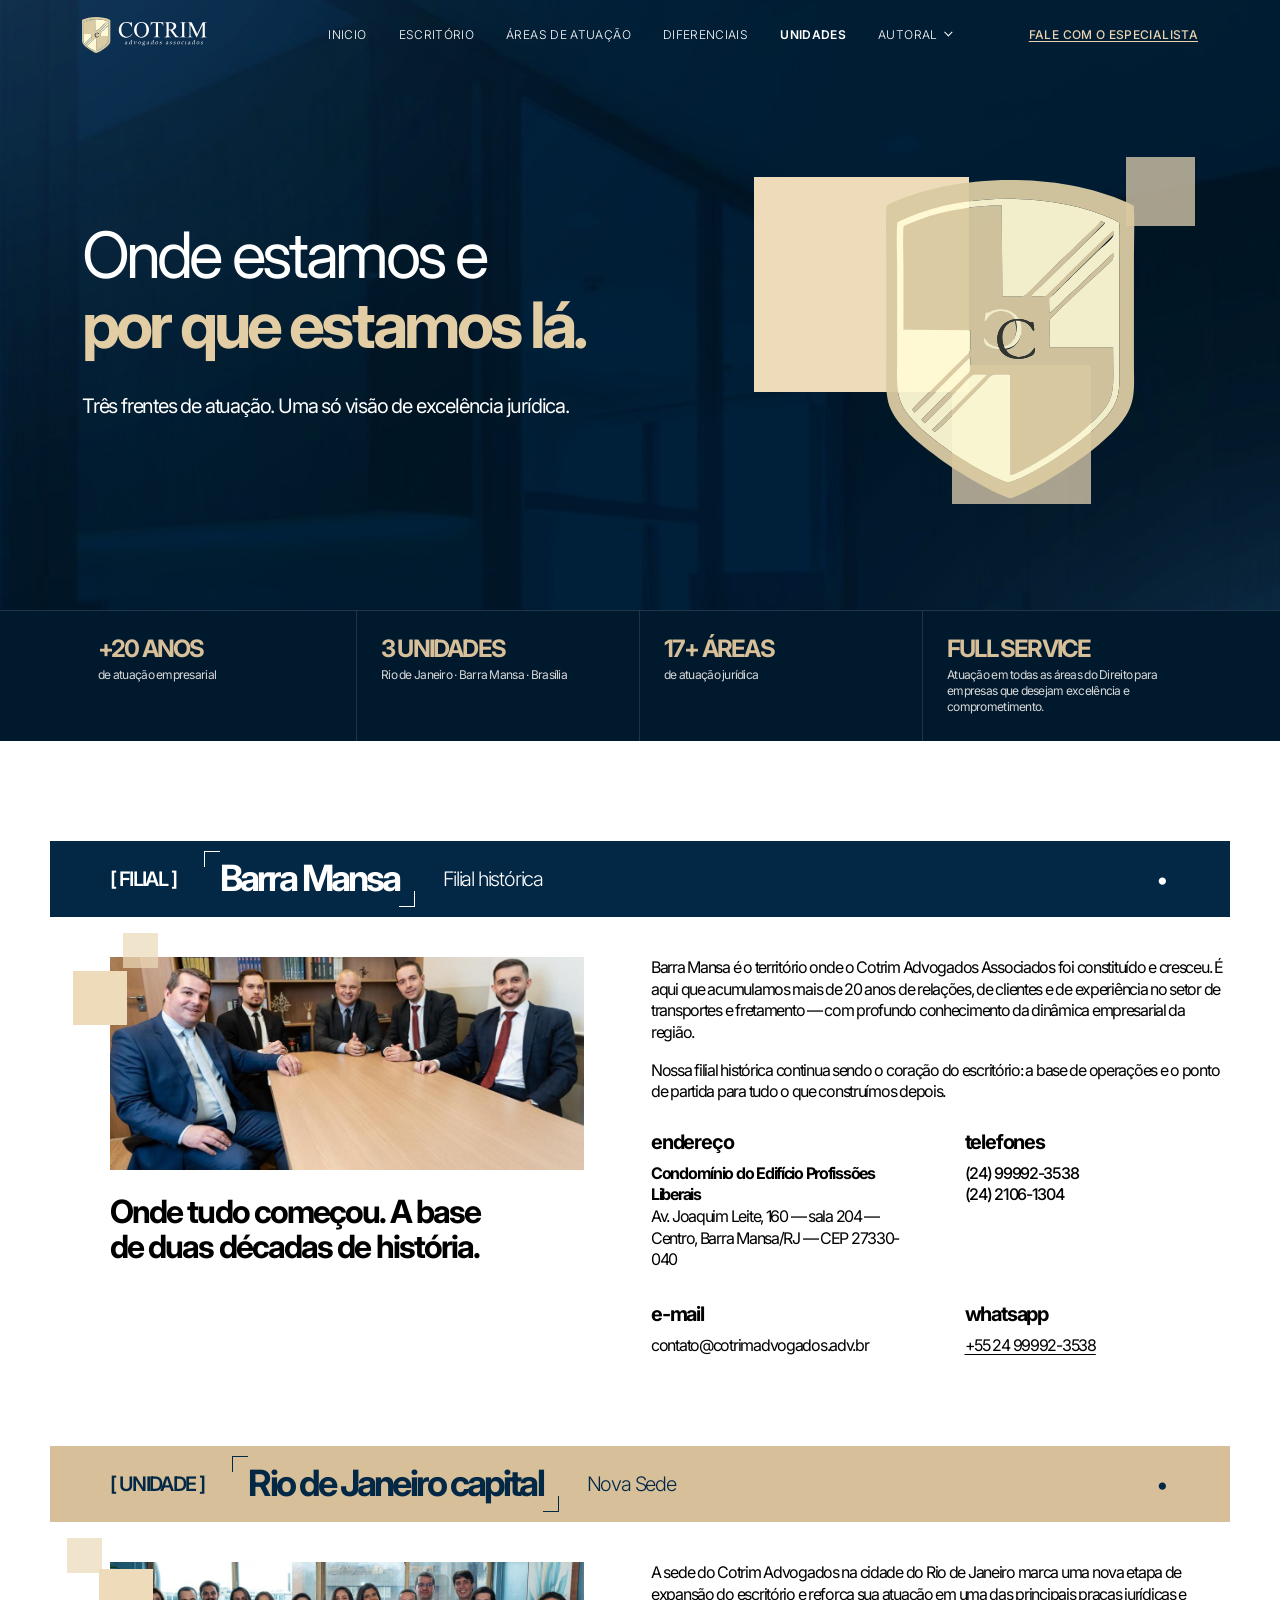
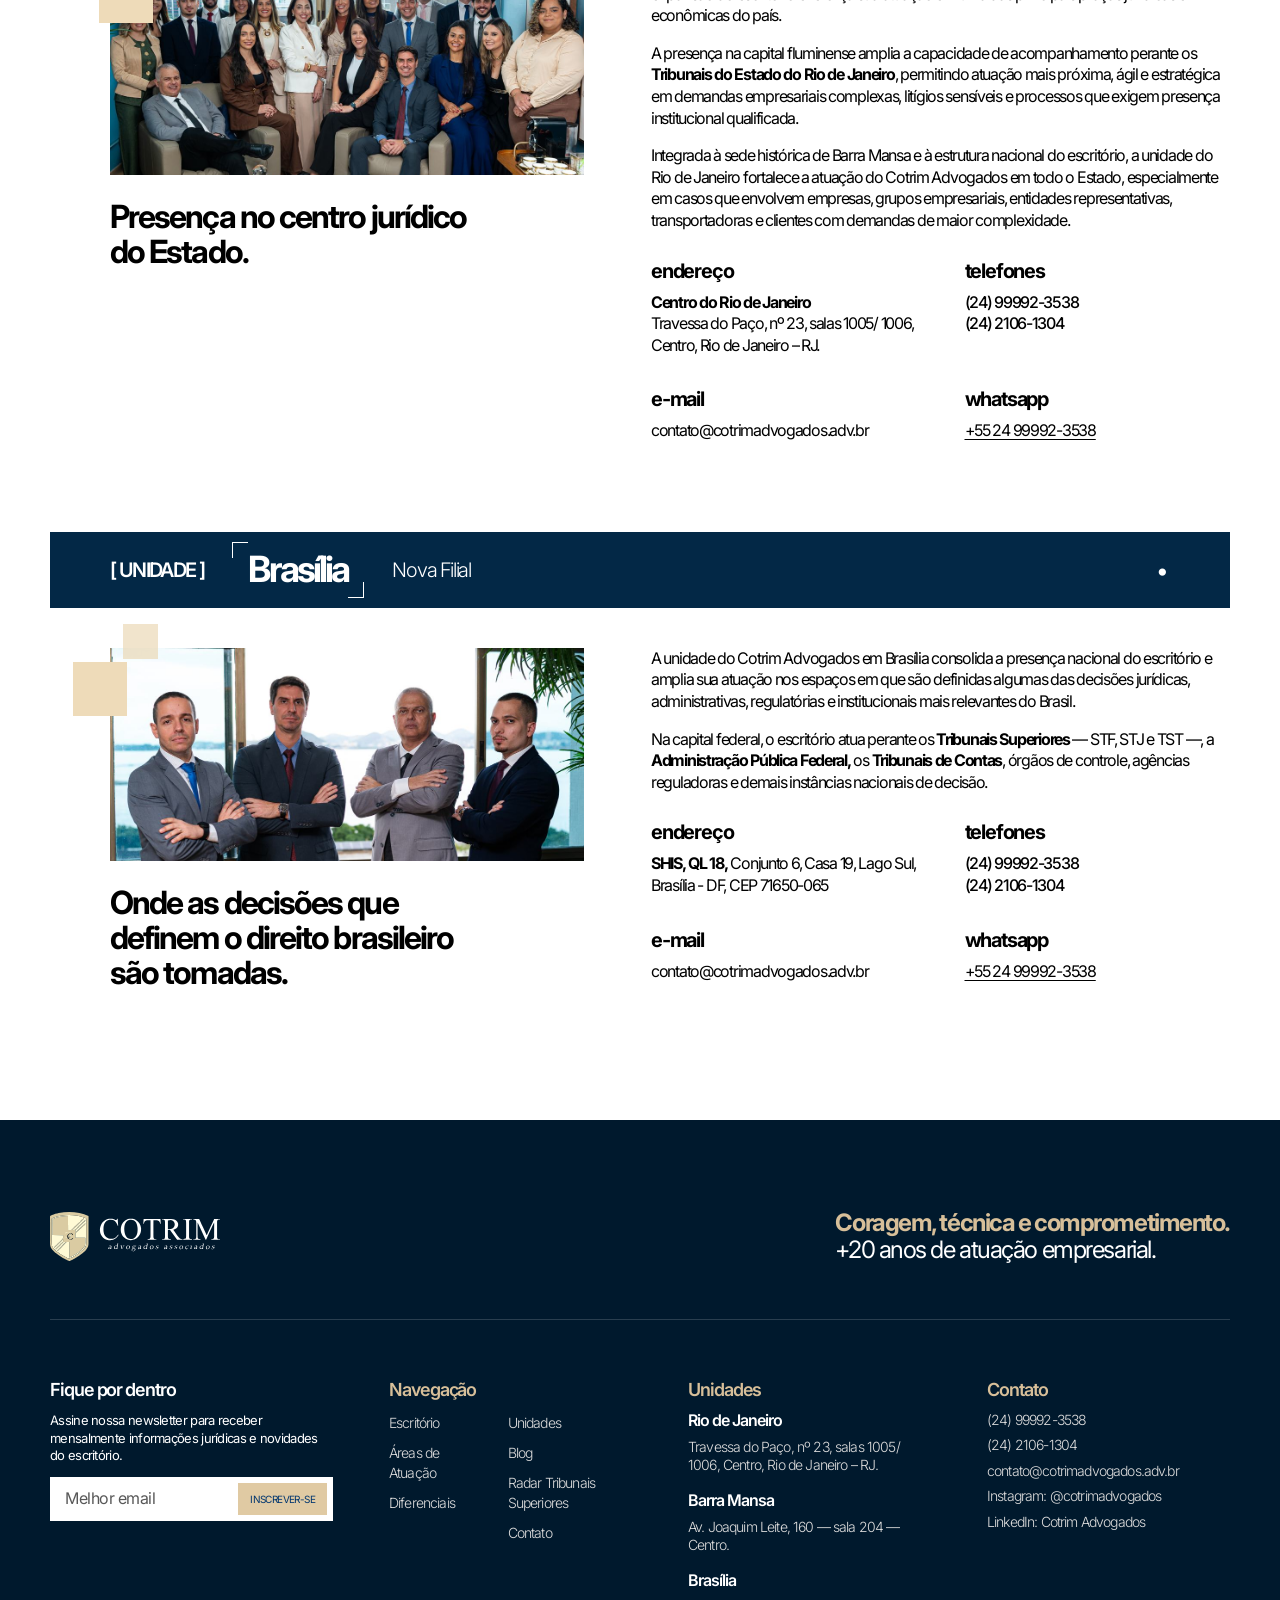
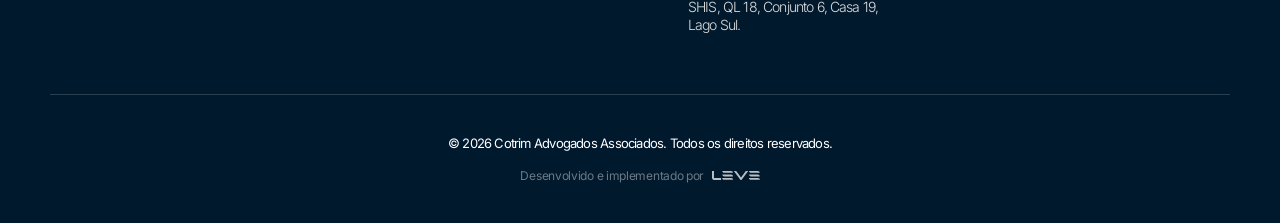
<file: sedes.html>
<!DOCTYPE html>
<html lang="pt-BR">
<head>
  <meta charset="UTF-8">
  <meta name="viewport" content="width=device-width, initial-scale=1.0">
  <title>Unidades — Cotrim Advogados Associados</title>
  <meta name="description" content="Onde estamos e por que estamos lá. Barra Mansa, Rio de Janeiro e Brasília: três frentes de atuação, uma só visão de excelência jurídica.">
  <link rel="preconnect" href="https://fonts.googleapis.com">
  <link rel="preconnect" href="https://fonts.gstatic.com" crossorigin>
  <link href="https://fonts.googleapis.com/css2?family=Inter:wght@200;300;400;500;600;700&display=swap" rel="stylesheet">
  <link rel="stylesheet" href="css/global.css">
  <link rel="stylesheet" href="css/sedes.css">
  <!-- SEO / compartilhamento (Open Graph + Twitter) -->
  <link rel="canonical" href="https://cotrimadvogados.adv.br/sedes">
  <meta property="og:type" content="website">
  <meta property="og:site_name" content="Cotrim Advogados Associados">
  <meta property="og:locale" content="pt_BR">
  <meta property="og:title" content="Unidades — Cotrim Advogados Associados">
  <meta property="og:description" content="Onde estamos e por que estamos lá. Barra Mansa, Rio de Janeiro e Brasília: três frentes de atuação, uma só visão de excelência jurídica.">
  <meta property="og:url" content="https://cotrimadvogados.adv.br/sedes">
  <meta property="og:image" content="https://cotrimadvogados.adv.br/images/og-cotrim.jpg">
  <meta property="og:image:width" content="2502">
  <meta property="og:image:height" content="1179">
  <meta property="og:image:alt" content="Cotrim Advogados Associados">
  <meta name="twitter:card" content="summary_large_image">
  <meta name="twitter:title" content="Unidades — Cotrim Advogados Associados">
  <meta name="twitter:description" content="Onde estamos e por que estamos lá. Barra Mansa, Rio de Janeiro e Brasília: três frentes de atuação, uma só visão de excelência jurídica.">
  <meta name="twitter:image" content="https://cotrimadvogados.adv.br/images/og-cotrim.jpg">
  <!-- Favicon -->
  <link rel="icon" type="image/svg+xml" href="images/FLAVCOTRIM.svg">
  <link rel="icon" type="image/png" sizes="96x96" href="images/favicon-96.png">
  <link rel="icon" type="image/png" sizes="48x48" href="images/favicon-48.png">
  <link rel="apple-touch-icon" href="images/apple-touch-icon.png">
  <meta name="theme-color" content="#00192d">
</head>
<body>

  <!-- ================= HEADER ================= -->
  <header class="ctm-header">
    <div class="ctm-header-inner">
      <a class="ctm-header-logo" href="/">
        <img src="images/logo-nav.svg" alt="Cotrim Advogados Associados">
      </a>
      <nav class="ctm-header-nav" aria-label="Navegação principal">
        <a href="/">inicio</a>
        <a href="/escritorio">escritório</a>
        <a href="/areas-de-atuacao">áreas de atuação</a>
        <a href="/diferenciais">diferenciais</a>
        <a href="/sedes" class="ctm-header-ativo">unidades</a>
        <div class="ctm-header-drop">
          <a href="/blog" class="ctm-header-drop-toggle" aria-haspopup="true">autoral<span class="ctm-header-seta" aria-hidden="true"></span></a>
          <div class="ctm-header-submenu">
            <div class="ctm-header-submenu-caixa">
              <a href="/blog">Blog</a>
              <a href="/radar-tribunais-superiores">Radar Tribunais Superiores</a>
            </div>
          </div>
        </div>
      </nav>
      <a class="ctm-header-fale" href="/contato">fale com o especialista</a>
      <button class="ctm-header-burger" aria-label="Abrir menu" aria-expanded="false">
        <span></span><span></span><span></span>
      </button>
    </div>
    <nav class="ctm-header-menu" aria-label="Menu mobile">
      <a href="/">inicio</a>
      <a href="/escritorio">escritório</a>
      <a href="/areas-de-atuacao">áreas de atuação</a>
      <a href="/diferenciais">diferenciais</a>
      <a href="/sedes" class="ctm-header-ativo">unidades</a>
      <button class="ctm-header-menu-grupo" aria-expanded="false">autoral<span class="ctm-header-seta" aria-hidden="true"></span></button>
      <div class="ctm-header-menu-sub">
        <a href="/blog">blog</a>
        <a href="/radar-tribunais-superiores">radar tribunais superiores</a>
      </div>
      <a href="/contato">fale com o especialista</a>
    </nav>
  </header>

  <!-- ================= HERO ================= -->
  <section class="sedes-hero">
    <div class="sedes-hero-bg" aria-hidden="true"></div>
    <img class="sedes-hero-glow sedes-hero-glow-1" src="images/glow-ellipse.svg" alt="" aria-hidden="true">
    <img class="sedes-hero-glow sedes-hero-glow-2" src="images/glow-ellipse.svg" alt="" aria-hidden="true">
    <div class="sedes-hero-decos" aria-hidden="true">
      <span class="sedes-hero-deco-1"></span>
      <span class="sedes-hero-deco-2"></span>
      <span class="sedes-hero-deco-3"></span>
    </div>
    <img class="sedes-hero-brasao" src="images/brasao.svg" alt="" aria-hidden="true">
    <div class="sedes-hero-inner">
      <h1 class="sedes-hero-titulo">Onde estamos e <span>por que estamos lá.</span></h1>
      <p class="sedes-hero-sub">Três frentes de atuação. Uma só visão de excelência jurídica.</p>
    </div>
    <div class="ctm-stats">
      <div class="ctm-stats-inner">
        <div class="ctm-stats-item">
          <p class="ctm-stats-num">+20 anos</p>
          <p class="ctm-stats-desc">de atuação empresarial</p>
        </div>
        <div class="ctm-stats-item">
          <p class="ctm-stats-num">3 unidades</p>
          <p class="ctm-stats-desc">Rio de Janeiro · Barra Mansa · Brasília</p>
        </div>
        <div class="ctm-stats-item">
          <p class="ctm-stats-num">17+ áreas</p>
          <p class="ctm-stats-desc">de atuação jurídica</p>
        </div>
        <div class="ctm-stats-item">
          <p class="ctm-stats-num">Full service</p>
          <p class="ctm-stats-desc">Atuação em todas as áreas do Direito para empresas que desejam excelência e comprometimento.</p>
        </div>
      </div>
    </div>
  </section>

  <!-- ================= UNIDADES ================= -->
  <section class="sedes-lista">
    <div class="sedes-lista-inner">

      <!-- Barra Mansa -->
      <article class="sede">
        <div class="sede-bar sede-bar-navy">
          <p class="sede-bar-tag">[ Filial ]</p>
          <p class="sede-bar-cidade"><span class="sede-bar-colchetes">Barra Mansa</span></p>
          <p class="sede-bar-tipo">Filial histórica</p>
          <p class="sede-bar-ponto" aria-hidden="true">•</p>
        </div>
        <div class="sede-corpo">
          <div class="sede-esq">
            <div class="sede-foto-wrap">
              <img class="sede-foto" src="images/sede-barra-mansa.jpg" alt="Sede do Cotrim Advogados em Barra Mansa">
              <span class="sede-deco sede-deco-a" aria-hidden="true"></span>
              <span class="sede-deco sede-deco-b" aria-hidden="true"></span>
            </div>
            <h2 class="sede-frase">Onde tudo começou. A base de duas décadas de história.</h2>
          </div>
          <div class="sede-dir">
            <div class="sede-texto">
              <p>Barra Mansa é o território onde o Cotrim Advogados Associados foi constituído e cresceu. É aqui que acumulamos mais de 20 anos de relações, de clientes e de experiência no setor de transportes e fretamento — com profundo conhecimento da dinâmica empresarial da região.</p>
              <p>Nossa filial histórica continua sendo o coração do escritório: a base de operações e o ponto de partida para tudo o que construímos depois.</p>
            </div>
            <div class="sede-info">
              <div class="sede-info-item">
                <p class="sede-info-titulo">endereço</p>
                <p class="sede-info-texto"><strong>Condomínio do Edifício Profissões Liberais</strong><br>Av. Joaquim Leite, 160 — sala 204 — Centro, Barra Mansa/RJ — CEP 27330-040</p>
              </div>
              <div class="sede-info-item">
                <p class="sede-info-titulo">telefones</p>
                <p class="sede-info-texto sede-info-fone"><a href="tel:+5524999923538">(24) 99992-3538</a><br><a href="tel:+552421061304">(24) 2106-1304</a></p>
              </div>
              <div class="sede-info-item">
                <p class="sede-info-titulo">e-mail</p>
                <p class="sede-info-texto"><a href="mailto:contato@cotrimadvogados.adv.br">contato@cotrimadvogados.adv.br</a></p>
              </div>
              <div class="sede-info-item">
                <p class="sede-info-titulo">whatsapp</p>
                <p class="sede-info-texto"><a class="sede-info-whats" href="https://wa.me/5524999923538" target="_blank" rel="noopener">+55 24 99992-3538</a></p>
              </div>
            </div>
          </div>
        </div>
      </article>

      <!-- Rio de Janeiro -->
      <article class="sede">
        <div class="sede-bar sede-bar-gold">
          <p class="sede-bar-tag">[ unidade ]</p>
          <p class="sede-bar-cidade"><span class="sede-bar-colchetes">Rio de Janeiro capital</span></p>
          <p class="sede-bar-tipo">Nova Sede</p>
          <p class="sede-bar-ponto" aria-hidden="true">•</p>
        </div>
        <div class="sede-corpo">
          <div class="sede-esq">
            <div class="sede-foto-wrap">
              <img class="sede-foto" src="images/sede-rio.jpg" alt="Cidade do Rio de Janeiro">
              <span class="sede-deco sede-deco-c" aria-hidden="true"></span>
              <span class="sede-deco sede-deco-d" aria-hidden="true"></span>
            </div>
            <h2 class="sede-frase">Presença no centro jurídico do Estado.</h2>
          </div>
          <div class="sede-dir">
            <div class="sede-texto">
              <p>A sede do Cotrim Advogados na cidade do Rio de Janeiro marca uma nova etapa de expansão do escritório e reforça sua atuação em uma das principais praças jurídicas e econômicas do país.</p>
              <p>A presença na capital fluminense amplia a capacidade de acompanhamento perante os <strong>Tribunais do Estado do Rio de Janeiro</strong>, permitindo atuação mais próxima, ágil e estratégica em demandas empresariais complexas, litígios sensíveis e processos que exigem presença institucional qualificada.</p>
              <p>Integrada à sede histórica de Barra Mansa e à estrutura nacional do escritório, a unidade do Rio de Janeiro fortalece a atuação do Cotrim Advogados em todo o Estado, especialmente em casos que envolvem empresas, grupos empresariais, entidades representativas, transportadoras e clientes com demandas de maior complexidade.</p>
            </div>
            <div class="sede-info">
              <div class="sede-info-item">
                <p class="sede-info-titulo">endereço</p>
                <p class="sede-info-texto"><strong>Centro do Rio de Janeiro</strong><br>Travessa do Paço, nº 23, salas 1005/ 1006, Centro, Rio de Janeiro – RJ.</p>
              </div>
              <div class="sede-info-item">
                <p class="sede-info-titulo">telefones</p>
                <p class="sede-info-texto sede-info-fone"><a href="tel:+5524999923538">(24) 99992-3538</a><br><a href="tel:+552421061304">(24) 2106-1304</a></p>
              </div>
              <div class="sede-info-item">
                <p class="sede-info-titulo">e-mail</p>
                <p class="sede-info-texto"><a href="mailto:contato@cotrimadvogados.adv.br">contato@cotrimadvogados.adv.br</a></p>
              </div>
              <div class="sede-info-item">
                <p class="sede-info-titulo">whatsapp</p>
                <p class="sede-info-texto"><a class="sede-info-whats" href="https://wa.me/5524999923538" target="_blank" rel="noopener">+55 24 99992-3538</a></p>
              </div>
            </div>
          </div>
        </div>
      </article>

      <!-- Brasília -->
      <article class="sede">
        <div class="sede-bar sede-bar-navy">
          <p class="sede-bar-tag">[ unidade ]</p>
          <p class="sede-bar-cidade"><span class="sede-bar-colchetes">Brasília</span></p>
          <p class="sede-bar-tipo">Nova Filial</p>
          <p class="sede-bar-ponto" aria-hidden="true">•</p>
        </div>
        <div class="sede-corpo">
          <div class="sede-esq">
            <div class="sede-foto-wrap">
              <img class="sede-foto sede-foto-topo" src="images/sede-brasilia.jpg" alt="Equipe do Cotrim Advogados em Brasília">
              <span class="sede-deco sede-deco-a" aria-hidden="true"></span>
              <span class="sede-deco sede-deco-b" aria-hidden="true"></span>
            </div>
            <h2 class="sede-frase">Onde as decisões que definem o direito brasileiro são tomadas.</h2>
          </div>
          <div class="sede-dir">
            <div class="sede-texto">
              <p>A unidade do Cotrim Advogados em Brasília consolida a presença nacional do escritório e amplia sua atuação nos espaços em que são definidas algumas das decisões jurídicas, administrativas, regulatórias e institucionais mais relevantes do Brasil.</p>
              <p>Na capital federal, o escritório atua perante os <strong>Tribunais Superiores</strong> — STF, STJ e TST —, a <strong>Administração Pública Federal,</strong> os <strong>Tribunais de Contas</strong>, órgãos de controle, agências reguladoras e demais instâncias nacionais de decisão.</p>
            </div>
            <div class="sede-info">
              <div class="sede-info-item">
                <p class="sede-info-titulo">endereço</p>
                <p class="sede-info-texto"><strong>SHIS, QL 18,</strong> Conjunto 6, Casa 19, Lago Sul, Brasília - DF, CEP 71650-065</p>
              </div>
              <div class="sede-info-item">
                <p class="sede-info-titulo">telefones</p>
                <p class="sede-info-texto sede-info-fone"><a href="tel:+5524999923538">(24) 99992-3538</a><br><a href="tel:+552421061304">(24) 2106-1304</a></p>
              </div>
              <div class="sede-info-item">
                <p class="sede-info-titulo">e-mail</p>
                <p class="sede-info-texto"><a href="mailto:contato@cotrimadvogados.adv.br">contato@cotrimadvogados.adv.br</a></p>
              </div>
              <div class="sede-info-item">
                <p class="sede-info-titulo">whatsapp</p>
                <p class="sede-info-texto"><a class="sede-info-whats" href="https://wa.me/5524999923538" target="_blank" rel="noopener">+55 24 99992-3538</a></p>
              </div>
            </div>
          </div>
        </div>
      </article>

    </div>
  </section>

  <!-- ================= FOOTER ================= -->
  <footer class="ctm-footer">
    <div class="ctm-footer-inner">
      <div class="ctm-footer-topo">
        <a class="ctm-footer-logo" href="/">
          <img src="images/logo-footer.svg" alt="Cotrim Advogados Associados">
        </a>
        <p class="ctm-footer-frase"><strong>Coragem, técnica e comprometimento.</strong><br>+20 anos de atuação empresarial.</p>
      </div>
      <div class="ctm-footer-colunas">
        <div class="ctm-footer-coluna ctm-footer-coluna-news">
          <p class="ctm-footer-coluna-titulo ctm-footer-coluna-titulo-branco">Fique por dentro</p>
          <p class="ctm-footer-news-texto">Assine nossa newsletter para receber mensalmente informações jurídicas e novidades do escritório.</p>
          <form class="ctm-footer-form" action="#" method="post">
            <input class="ctm-footer-input" type="email" name="email" placeholder="Melhor email" required>
            <button type="submit">Inscrever-se</button>
          </form>
        </div>
        <div class="ctm-footer-coluna">
          <p class="ctm-footer-coluna-titulo">Navegação</p>
          <div class="ctm-footer-links">
            <ul>
              <li><a href="/escritorio">Escritório</a></li>
              <li><a href="/areas-de-atuacao">Áreas de Atuação</a></li>
              <li><a href="/diferenciais">Diferenciais</a></li>
            </ul>
            <ul>
              <li><a href="/sedes">Unidades</a></li>
              <li><a href="/blog">Blog</a></li>
              <li><a href="/radar-tribunais-superiores">Radar Tribunais Superiores</a></li>
              <li><a href="/contato">Contato</a></li>
            </ul>
          </div>
        </div>
        <div class="ctm-footer-coluna">
          <p class="ctm-footer-coluna-titulo">Unidades</p>
          <div class="ctm-footer-unidades">
            <div class="ctm-footer-unidade">
              <p class="ctm-footer-unidade-cidade">Rio de Janeiro</p>
              <p class="ctm-footer-unidade-end">Travessa do Paço, nº 23, salas 1005/ 1006, Centro, Rio de Janeiro – RJ.</p>
            </div>
            <div class="ctm-footer-unidade">
              <p class="ctm-footer-unidade-cidade">Barra Mansa</p>
              <p class="ctm-footer-unidade-end">Av. Joaquim Leite, 160 — sala 204 — Centro.</p>
            </div>
            <div class="ctm-footer-unidade">
              <p class="ctm-footer-unidade-cidade">Brasília</p>
              <p class="ctm-footer-unidade-end">SHIS, QL 18, Conjunto 6, Casa 19, Lago Sul.</p>
            </div>
          </div>
        </div>
        <div class="ctm-footer-coluna">
          <p class="ctm-footer-coluna-titulo">Contato</p>
          <div class="ctm-footer-contato">
            <a href="tel:+5524999923538">(24) 99992-3538</a>
            <a href="tel:+552421061304">(24) 2106-1304</a>
            <a href="mailto:contato@cotrimadvogados.adv.br">contato@cotrimadvogados.adv.br</a>
            <a href="https://instagram.com/cotrimadvogados" target="_blank" rel="noopener">Instagram: @cotrimadvogados</a>
            <a href="https://www.linkedin.com/company/cotrim-advogados/" target="_blank" rel="noopener">LinkedIn: Cotrim Advogados</a>
          </div>
        </div>
      </div>
      <p class="ctm-footer-copy">© 2026 Cotrim Advogados Associados. Todos os direitos reservados.</p>
      <a class="ctm-footer-credito" href="https://levestudios.com.br" target="_blank" rel="noopener">Desenvolvido e implementado por <img class="ctm-footer-credito-logo" src="images/leve.svg" alt="Leve Studios"></a>
    </div>
  </footer>

  <script src="js/main.js"></script>
</body>
</html>
</file>
<file: css/home.css>
/* ============================================================
   COTRIM ADVOGADOS — HOME
   Seções: hero, sobre, porque, areas (carrossel), expansao, equipe.
   Mobile-first | breakpoints independentes (768 / 1024 / 1440)
   ============================================================ */

/* ============================================================
   HERO
   ============================================================ */
.home-hero {
  position: relative;
  overflow: hidden;
  background-color: #00192d;
}
.home-hero-bg {
  position: absolute;
  inset: 0;
  background-image: url('../images/hero-bg.jpg');
  background-size: cover;
  background-position: center top;
  mix-blend-mode: overlay;
  opacity: 0.28;
}
.home-hero-inner {
  position: relative;
  z-index: 2;
  max-width: 1180px;
  margin: 0 auto;
  padding: 122px 16px 46px;
  display: flex;
  flex-direction: column;
  align-items: flex-start;
}
.home-hero-logo { display: none; width: 180px; height: auto; margin-bottom: 36px; }
.home-hero-eyebrow {
  font-weight: 400;
  font-size: 12px;
  line-height: 1.35;
  letter-spacing: 2.76px;
  text-transform: uppercase;
  color: #d7bf99;
  margin-bottom: 20px;
}
.home-hero-titulo {
  font-weight: 700;
  font-size: 34px;
  line-height: 1;
  letter-spacing: -2px;
  color: #ffffff;
  margin-bottom: 20px;
  max-width: 525px;
}
.home-hero-titulo span { color: #e3cda4; }
/* palavra final que troca em loop (efeito roleta — sobe e some) */
.home-hero-rotativa {
  display: inline-block;
  color: #e3cda4;
  will-change: transform, opacity;
}
.home-hero-sub {
  font-weight: 400;
  font-size: 16px;
  line-height: 1.35;
  letter-spacing: -1px;
  color: #ffffff;
  margin-bottom: 30px;
  max-width: 597px;
}
.home-hero-botoes {
  display: flex;
  flex-direction: column;
  gap: 12px;
  width: 100%;
}
.home-hero-btn { width: 100%; }


@media (min-width: 768px) {
  .home-hero-inner { padding: 130px 24px 60px; }
  .home-hero-titulo { font-size: 52px; letter-spacing: -3.1px; }
  .home-hero-sub { font-size: 18px; letter-spacing: -1.4px; }
  .home-hero-botoes { flex-direction: row; width: auto; }
  .home-hero-btn { width: auto; padding-left: 48px; padding-right: 48px; }
}

@media (min-width: 1024px) {
  .home-hero-inner { padding: 183px 32px 80px; }
  .home-hero-logo { display: block; width: 249px; margin-bottom: 28px; }
  .home-hero-eyebrow { margin-bottom: 24px; }
  .home-hero-titulo { font-size: 64.5px; line-height: 1; letter-spacing: -3.87px; margin-bottom: 24px; }
  .home-hero-sub { font-size: 20px; letter-spacing: -1.6px; margin-bottom: 48px; }
}

/* ============================================================
   SOBRE O ESCRITÓRIO
   ============================================================ */
.home-sobre {
  position: relative;
  overflow: hidden;
  background-color: #ffffff;
  padding: 40px 16px;
}
.home-sobre-inner {
  max-width: 1180px;
  margin: 0 auto;
  display: flex;
  flex-direction: column;
  gap: 30px;
}
.home-sobre-topo {
  display: flex;
  flex-direction: column;
  gap: 30px;
}
.home-sobre-esq { position: relative; flex-shrink: 0; }
.home-sobre-label { color: #032846; }
.home-sobre-decos { position: relative; display: none; }
.home-sobre-deco-1 {
  position: absolute;
  width: 69px; height: 69px;
  background-color: rgba(235, 218, 184, 0.71);
  left: 103px; top: 181px;
}
.home-sobre-deco-2 {
  position: absolute;
  width: 106px; height: 106px;
  background-color: #e3cda4;
  left: 163px; top: 88px;
}
.home-sobre-dir { display: flex; flex-direction: column; }
.home-sobre-titulo {
  font-weight: 400;
  font-size: 34px;
  line-height: 1;
  letter-spacing: -2px;
  color: #000000;
  margin-bottom: 24px;
}
.home-sobre-titulo span { font-weight: 700; color: #032846; }
.home-sobre-lema {
  font-weight: 500;
  font-size: 18px;
  line-height: 1.35;
  letter-spacing: -1.1px;
  color: #000000;
  margin-bottom: 40px;
}
.home-sobre-frase {
  font-weight: 400;
  font-size: 26px;
  line-height: 1.1;
  letter-spacing: -1.6px;
  color: #000000;
  border-left: 1px solid rgba(189, 168, 122, 0.65);
  padding-left: 24px;
  margin-top: 10px;
}
.home-sobre-frase strong { font-weight: 700; color: #032846; }
.home-sobre-cards {
  display: flex;
  flex-direction: column;
}
.home-sobre-card {
  background-color: #f5f5f5;
  border: 1.17px solid rgba(189, 168, 122, 0.14);
  padding: 40px 28px;
  display: flex;
  flex-direction: column;
  gap: 24px;
}
.home-sobre-card-num {
  font-weight: 400;
  font-size: 22px;
  line-height: 1;
  letter-spacing: -1.3px;
  color: #bda87a;
}
.home-sobre-card-titulo {
  font-weight: 600;
  font-size: 22px;
  line-height: 1;
  letter-spacing: -1.3px;
  color: #000000;
  margin-bottom: 9px;
}
.home-sobre-card-texto {
  font-weight: 400;
  font-size: 16px;
  line-height: 1.35;
  letter-spacing: -1.28px;
  color: #000000;
}
.home-sobre-btn { align-self: center; }

@media (min-width: 768px) {
  .home-sobre { padding: 70px 24px; }
  .home-sobre-inner { gap: 40px; }
  .home-sobre-titulo { font-size: 44px; letter-spacing: -2.6px; }
  .home-sobre-frase { font-size: 32px; letter-spacing: -1.9px; }
  .home-sobre-cards { flex-direction: row; }
  .home-sobre-card { flex: 1 1 0; padding: 46px 28px; }
  .home-sobre-card-titulo { font-size: 23px; letter-spacing: -1.4px; max-width: 274px; }
}

@media (min-width: 1024px) {
  .home-sobre { padding: 100px 32px; }
  .home-sobre-inner { gap: 48px; }
  .home-sobre-topo { flex-direction: row; justify-content: space-between; }
  .home-sobre-esq { width: 330px; }
  .home-sobre-decos { display: block; }
  .home-sobre-dir { max-width: 647px; }
  .home-sobre-titulo { font-size: 58px; line-height: 1; letter-spacing: -3.5px; margin-bottom: 40px; }
  .home-sobre-lema { font-size: 22px; letter-spacing: -1.33px; margin-bottom: 24px; }
  .home-sobre-frase { font-size: 42px; line-height: 1.1; letter-spacing: -2.54px; max-width: 602px; padding-left: 36px; margin-top: 16px; }
  .home-sobre-card { padding: 47px 28px; min-height: 294px; }
  .home-sobre-card-num { font-size: 25.8px; letter-spacing: -1.55px; }
  .home-sobre-card-titulo { font-size: 25.8px; line-height: 1; letter-spacing: -1.55px; }
}

@media (min-width: 1440px) {
  .home-sobre-titulo { font-size: 67.9px; letter-spacing: -4.08px; }
}

/* ============================================================
   POR QUE O COTRIM
   ============================================================ */
.home-porque {
  position: relative;
  overflow: hidden;
  background-color: #00192d;
  padding: 60px 16px;
}
.home-porque-bg {
  position: absolute;
  inset: 0;
  background-image: url('../images/porque-bg.jpg');
  background-size: cover;
  background-position: center;
  mix-blend-mode: overlay;
  opacity: 0.35;
}
.home-porque-glow {
  position: absolute;
  width: 1382px;
  height: 1372px;
  max-width: none;
  mix-blend-mode: screen;
  opacity: 0.7;
  pointer-events: none;
}
.home-porque-glow-1 { right: -700px; bottom: -700px; }
.home-porque-glow-2 { left: -700px; top: -700px; }
.home-porque-inner {
  position: relative;
  z-index: 2;
  max-width: 1180px;
  margin: 0 auto;
  display: flex;
  flex-direction: column;
  gap: 30px;
}
.home-porque-topo {
  display: flex;
  flex-direction: column-reverse;
  gap: 24px;
  align-items: flex-start;
}
.home-porque-titulo {
  font-weight: 400;
  font-size: 32px;
  line-height: 1.1;
  letter-spacing: -1.9px;
  color: #ffffff;
  max-width: 455px;
}
.home-porque-titulo strong { font-weight: 700; color: #d7bf99; display: block; }
.home-porque-label { color: #ffffff; }
.home-porque-sub {
  font-weight: 500;
  font-size: 17px;
  line-height: 1.35;
  letter-spacing: -1px;
  color: #ffffff;
  max-width: 457px;
}
.home-porque-grid {
  display: flex;
  flex-direction: column;
}
.home-porque-card {
  position: relative;
  border: 1px solid rgba(255, 255, 255, 0.4);
  padding: 25px 20px 35px;
}
.home-porque-card-foto {
  width: 100%;
  height: 78px;
  background-size: cover;
  background-position: center;
  margin-bottom: 16px;
}
.home-porque-card-titulo {
  font-weight: 700;
  font-size: 22px;
  line-height: 1.1;
  letter-spacing: -1.3px;
  color: #d7bf99;
  margin-bottom: 12px;
}
.home-porque-card-titulo span { font-weight: 400; color: #ffffff; }
.home-porque-card-texto {
  font-weight: 400;
  font-size: 16px;
  line-height: 1.35;
  letter-spacing: -1.28px;
  color: #ffffff;
}
.home-porque-final {
  position: relative;
  display: flex;
  flex-direction: column;
  align-items: center;
  justify-content: center;
  padding: 40px 0 0;
}
.home-porque-decos { position: relative; display: none; }
.home-porque-deco-1 {
  position: absolute;
  width: 69px; height: 69px;
  background-color: rgba(235, 218, 184, 0.71);
  right: 40px; top: 90px;
}
.home-porque-deco-2 {
  position: absolute;
  width: 106px; height: 106px;
  background-color: #e3cda4;
  right: 138px; top: -3px;
}

@media (min-width: 768px) {
  .home-porque { padding: 80px 24px; }
  .home-porque-inner { gap: 40px; }
  .home-porque-topo { flex-direction: row; justify-content: space-between; align-items: flex-start; }
  .home-porque-titulo { font-size: 42px; letter-spacing: -2.5px; }
  .home-porque-sub { font-size: 18px; letter-spacing: -1.1px; }
  .home-porque-grid { display: grid; grid-template-columns: 1fr 1fr; }
  .home-porque-card { margin-left: -1px; margin-top: -1px; padding: 25px 36px 40px; }
  .home-porque-final { grid-column: span 2; padding: 48px 0 0; }
}

@media (min-width: 1024px) {
  .home-porque { padding: 99px 32px 114px; }
  .home-porque-titulo { font-size: 52px; line-height: 1.1; letter-spacing: -3.12px; }
  .home-porque-sub { font-size: 20px; line-height: 1.35; letter-spacing: -1.2px; margin-bottom: 10px; }
  .home-porque-grid { grid-template-columns: 1fr 1fr 1fr; }
  .home-porque-card { min-height: 372px; }
  .home-porque-card-foto { margin-bottom: 16px; }
  .home-porque-final { grid-column: auto; margin-left: -1px; margin-top: -1px; padding: 0; align-items: center; justify-content: flex-end; padding-bottom: 60px; }
  .home-porque-decos { display: block; width: 100%; height: 200px; }
}

/* ============================================================
   ÁREAS DE ATUAÇÃO (carrossel)
   ============================================================ */
.home-areas {
  position: relative;
  overflow: hidden;
  background-color: #00192d;
  padding: 60px 0;
}
.home-areas-bg {
  position: absolute;
  inset: 0;
  background-image: url('../images/cta-bg.jpg');
  background-size: cover;
  background-position: center;
}
.home-areas-bg::after {
  content: "";
  position: absolute;
  inset: 0;
  background-color: rgba(0, 0, 0, 0.2);
}
.home-areas-inner {
  position: relative;
  z-index: 2;
  max-width: 1180px;
  margin: 0 auto;
  padding: 0 16px;
}
.home-areas-topo {
  display: flex;
  flex-direction: column;
  gap: 24px;
  margin-bottom: 36px;
}
.home-areas-titulo {
  font-weight: 400;
  font-size: 32px;
  line-height: 1;
  letter-spacing: -1.9px;
  color: #ffffff;
  max-width: 508px;
}
.home-areas-titulo strong { font-weight: 700; display: block; }
.home-areas-topo-dir {
  display: flex;
  flex-direction: column;
  gap: 20px;
  align-items: flex-start;
}
.home-areas-sub {
  font-weight: 400;
  font-size: 16px;
  line-height: 1.35;
  letter-spacing: -1.2px;
  color: #ffffff;
  max-width: 496px;
}
.home-areas-carrossel {
  position: relative;
  z-index: 2;
  overflow-x: auto;
  overflow-y: hidden;
  scroll-behavior: auto;      /* o auto-scroll é feito via JS — evita conflito com o smooth global */
  scrollbar-width: none;      /* Firefox: esconde a barra */
  -ms-overflow-style: none;   /* Edge/IE antigo */
  cursor: grab;
  user-select: none;          /* não seleciona o texto dos cards ao arrastar */
}
.home-areas-carrossel::-webkit-scrollbar { display: none; }  /* Chrome/Safari */
.home-areas-carrossel.home-areas-arrastando { cursor: grabbing; }
.home-areas-track {
  display: flex;
  width: max-content;
}
.home-areas-card {
  position: relative;
  flex: none;
  width: 300px;
  min-height: 300px;
  margin-right: 16px;
  background-color: rgba(255, 255, 255, 0.10);
  border: 1px solid rgba(255, 255, 255, 0.28);
  backdrop-filter: blur(10px);
  -webkit-backdrop-filter: blur(10px);
  padding: 20px 28px 56px;
  display: flex;
  flex-direction: column;
}
.home-areas-card-icone {
  width: 60px;
  height: 60px;
  border: 1px solid rgba(255, 255, 255, 0.19);
  display: flex;
  align-items: center;
  justify-content: center;
  margin-bottom: 28px;
}
.home-areas-card-icone img { width: 36px; height: 36px; }
.home-areas-card-titulo {
  font-weight: 700;
  font-size: 22px;
  line-height: 1;
  letter-spacing: -1.3px;
  color: #ffffff;
  margin-bottom: 12px;
}
.home-areas-card-texto {
  font-weight: 400;
  font-size: 16px;
  line-height: 1.35;
  letter-spacing: -1.3px;
  color: #ffffff;
}
.home-areas-card-link {
  position: absolute;
  left: 28px;
  bottom: 20px;
  font-weight: 400;
  font-size: 16px;
  line-height: 1.35;
  letter-spacing: -1.28px;
  color: #ffffff;
  text-decoration: underline;
  text-underline-position: from-font;
}
.home-areas-card-link:hover { color: #d7bf99; }

@media (min-width: 768px) {
  .home-areas { padding: 80px 0; }
  .home-areas-inner { padding: 0 24px; }
  .home-areas-topo { flex-direction: row; justify-content: space-between; gap: 32px; margin-bottom: 48px; }
  .home-areas-titulo { font-size: 42px; letter-spacing: -2.5px; }
}

@media (min-width: 1024px) {
  .home-areas { padding: 111px 0 110px; }
  .home-areas-inner { padding: 0 32px; }
  .home-areas-topo { margin-bottom: 60px; }
  .home-areas-titulo { font-size: 52px; line-height: 1; letter-spacing: -3.12px; }
  .home-areas-sub { font-size: 20px; letter-spacing: -1.6px; }
  .home-areas-topo-dir { align-items: flex-start; }
  .home-areas-card { width: 372px; min-height: 320px; margin-right: 24px; padding: 20px 35px 62px; }
  .home-areas-card-icone { width: 68px; height: 68px; margin-bottom: 32px; }
  .home-areas-card-icone img { width: 40px; height: 40px; }
  .home-areas-card-titulo { font-size: 24px; letter-spacing: -1.44px; }
  .home-areas-card-texto { font-size: 18px; letter-spacing: -1.44px; }
  .home-areas-card-link { left: 35px; bottom: 21px; }
}

/* ============================================================
   EXPANSÃO NACIONAL
   ============================================================ */
.home-expansao {
  background-color: #ffffff;
  padding: 60px 16px;
}
.home-expansao-inner {
  max-width: 1180px;
  margin: 0 auto;
  display: flex;
  flex-direction: column;
  gap: 36px;
}
.home-expansao-topo {
  display: flex;
  flex-direction: column-reverse;
  gap: 24px;
  align-items: flex-start;
}
.home-expansao-titulo {
  font-weight: 400;
  font-size: 28px;
  line-height: 1.15;
  letter-spacing: -1.7px;
  color: #000000;
  max-width: 618px;
}
.home-expansao-titulo strong { font-weight: 700; color: #032846; }
.home-expansao-label { color: #032846; flex-shrink: 0; }
.home-expansao-corpo {
  /* mobile: "solta" fotos e textos como filhos diretos do inner p/ reordenar */
  display: contents;
}
.home-expansao-fotos {
  display: flex;
  gap: 16px;
  align-items: flex-start;
  order: -1; /* mobile: imagem sobe pro topo (acima do rótulo/título) */
}
.home-expansao-foto-1 { width: 39%; height: auto; object-fit: cover; }
.home-expansao-foto-2 { width: 58%; height: auto; object-fit: cover; }
.home-expansao-textos {
  display: flex;
  flex-direction: column;
  gap: 16px;
}
.home-expansao-textos p {
  font-weight: 400;
  font-size: 16px;
  line-height: 1.35;
  letter-spacing: -0.96px;
  color: #000000;
}
.home-expansao-textos strong { font-weight: 700; }
.home-expansao-banner {
  position: relative;
  overflow: hidden;
  background-color: #141313;
  background-image: url('../images/expansao-banner.jpg');
  background-size: cover;
  background-position: left center;
}
.home-expansao-banner-conteudo {
  position: relative;
  background-color: rgba(9, 14, 18, 0.82);
  padding: 40px 28px;
  display: flex;
  flex-direction: column;
  gap: 24px;
  align-items: flex-start;
}
.home-expansao-banner-texto {
  font-weight: 400;
  font-size: 16px;
  line-height: 1.35;
  letter-spacing: -1.28px;
  color: #ffffff;
  max-width: 468px;
}

@media (min-width: 768px) {
  .home-expansao { padding: 80px 24px; }
  .home-expansao-inner { gap: 48px; }
  .home-expansao-topo { flex-direction: row; justify-content: space-between; }
  .home-expansao-corpo { display: flex; flex-direction: column; gap: 32px; } /* ≥768: volta ao normal (sem sobreposição) */
  .home-expansao-titulo { font-size: 38px; letter-spacing: -2.3px; }
  .home-expansao-banner-conteudo {
    margin-left: 45%;
    padding: 48px 36px;
  }
}

@media (min-width: 1024px) {
  .home-expansao { padding: 110px 32px; }
  .home-expansao-inner { gap: 56px; }
  .home-expansao-titulo { font-size: 46px; line-height: 1.15; letter-spacing: -2.76px; }
  .home-expansao-corpo { flex-direction: row; gap: 64px; align-items: flex-start; }
  .home-expansao-fotos { flex: 0 0 52%; gap: 16px; }
  .home-expansao-foto-1 { width: 236px; margin-top: 0; }
  .home-expansao-foto-2 { width: 365px; }
  .home-expansao-textos { flex: 1 1 0; gap: 16px; }
  .home-expansao-textos p { font-size: 18px; line-height: 1.35; letter-spacing: -1.08px; }
  .home-expansao-banner { min-height: 298px; }
  .home-expansao-banner-conteudo {
    margin-left: 46%;
    min-height: 298px;
    padding: 58px 48px 40px;
    justify-content: space-between;
  }
  .home-expansao-banner-texto { font-size: 18px; letter-spacing: -1.44px; }
}

/* ============================================================
   EQUIPE
   ============================================================ */
.home-equipe {
  background-color: #ffffff;
  padding: 10px 16px 60px;
}
.home-equipe-inner {
  max-width: 1180px;
  margin: 0 auto;
  display: flex;
  flex-direction: column;
  gap: 36px;
}
.home-equipe-topo {
  display: flex;
  flex-direction: column;
  gap: 24px;
  align-items: flex-start;
}
.home-equipe-titulo {
  font-weight: 400;
  font-size: 34px;
  line-height: 1;
  letter-spacing: -2.2px;
  color: #000000;
  max-width: 726px;
}
.home-equipe-titulo strong { font-weight: 700; color: #032846; display: block; }
.home-equipe-frase {
  display: flex;
  align-items: center;
  gap: 12px;
  font-weight: 400;
  font-size: 16px;
  line-height: 1.35;
  letter-spacing: -1.2px;
  color: #000000;
  max-width: 400px;
}
.home-equipe-frase-texto { flex: 1 1 0; }
.home-equipe-colchete {
  font-weight: 500;
  font-size: 40px;
  line-height: 1;
  letter-spacing: -2.7px;
  color: #032846;
  flex-shrink: 0;
}
.home-equipe-grid {
  display: grid;
  grid-template-columns: 1fr;
  gap: 28px;
}
.home-equipe-card {
  display: flex;
  flex-direction: column;
  width: 100%;
  max-width: 340px;
  margin-left: auto;
  margin-right: auto;
}
.home-equipe-card-tag {
  align-self: flex-start;
  background-color: #d7bf99;
  color: #032846;
  font-weight: 500;
  font-size: 14px;
  line-height: 1.35;
  letter-spacing: -0.84px;
  padding: 10px 12px;
}
.home-equipe-card-foto {
  width: 100%;
  height: 330px;
  object-fit: cover;
  object-position: center top;
}
.home-equipe-card-nome-wrap {
  position: relative;
  padding-top: 10px;
  margin-bottom: 16px;
}
.home-equipe-card-nome {
  font-weight: 500;
  font-size: 14.7px;
  line-height: 1.35;
  letter-spacing: -0.88px;
  color: #000000;
  white-space: nowrap;
}
.home-equipe-card-nome span { font-size: 17.7px; letter-spacing: -1.06px; }
.home-equipe-card-sublinhado { width: 100%; height: auto; margin-top: 2px; }
.home-equipe-card-oab {
  font-weight: 400;
  font-size: 12px;
  line-height: 1.35;
  letter-spacing: -0.96px;
  color: #666666;
  padding-left: 9px;
  margin-top: 8px;
  max-width: 248px;
}
.home-equipe-card-btn {
  display: flex;
  align-items: center;
  justify-content: space-between;
  background-color: #032846;
  color: #ffffff;
  height: 30px;
  padding: 0 14px;
  text-transform: uppercase;
  font-weight: 400;
  font-size: 10px;
  line-height: 1.35;
  letter-spacing: 0.3px;
  transition: background-color 0.2s ease;
}
.home-equipe-card-btn:hover { background-color: #054070; }
.home-equipe-card-ponto { font-weight: 200; font-size: 32px; line-height: 1; margin-top: -6px; }

@media (min-width: 768px) {
  .home-equipe { padding: 80px 24px 90px; }
  .home-equipe-topo { flex-direction: row; justify-content: space-between; align-items: flex-end; }
  .home-equipe-titulo { font-size: 46px; letter-spacing: -3.2px; }
  .home-equipe-grid { grid-template-columns: 1fr 1fr; gap: 24px; }
  .home-equipe-card { max-width: none; }
}

@media (min-width: 1024px) {
  .home-equipe { padding: 110px 32px 130px; }
  .home-equipe-inner { gap: 48px; }
  .home-equipe-titulo { font-size: 60px; line-height: 1; letter-spacing: -4.8px; }
  .home-equipe-colchete { font-size: 59.8px; letter-spacing: -4.78px; }
  .home-equipe-frase { max-width: 440px; gap: 16px; }
  .home-equipe-grid { grid-template-columns: repeat(4, 1fr); gap: 13px; }
  .home-equipe-card-nome { font-size: 14.7px; }
}
</file>
<file: css/areas.css>
/* ============================================================
   COTRIM ADVOGADOS — ÁREAS DE ATUAÇÃO
   Seções: hero centralizado, lista de 17 áreas.
   Mobile-first | breakpoints independentes (768 / 1024 / 1440)
   ============================================================ */

/* ============================================================
   HERO
   ============================================================ */
.areas-hero {
  position: relative;
  overflow: hidden;
  background-color: #00192d;
}
.areas-hero-bg {
  position: absolute;
  inset: 0;
  background-image: url('../images/hero-areas.jpg');
  background-size: cover;
  background-position: center top;
  mix-blend-mode: normal;
  opacity: 1;
}
.areas-hero-glow {
  position: absolute;
  width: 1382px;
  height: 1372px;
  max-width: none;
  mix-blend-mode: screen;
  opacity: 0.7;
  pointer-events: none;
}
.areas-hero-glow-1 { right: -800px; top: 100px; }
.areas-hero-glow-2 { left: -800px; bottom: 300px; }
.areas-hero-decos { display: none; }
.areas-hero-deco-1 {
  position: absolute;
  width: 106px; height: 106px;
  background-color: #e3cda4;
  left: calc(50% - 532px); top: 201px;
}
.areas-hero-deco-2 {
  position: absolute;
  width: 69px; height: 69px;
  background-color: rgba(235, 218, 184, 0.71);
  left: calc(50% - 434px); top: 294px;
}
.areas-hero-deco-3 {
  position: absolute;
  width: 106px; height: 106px;
  background-color: #e3cda4;
  right: calc(50% - 589px); top: 499px;
}
.areas-hero-deco-4 {
  position: absolute;
  width: 69px; height: 69px;
  background-color: rgba(235, 218, 184, 0.71);
  right: calc(50% - 501px); top: 613px;
}
.areas-hero-inner {
  position: relative;
  z-index: 2;
  max-width: 1180px;
  margin: 0 auto;
  padding: 130px 16px 70px;
  display: flex;
  flex-direction: column;
  align-items: center;
  gap: 10px;
  text-align: center;
}
.areas-hero-eyebrow {
  font-weight: 400;
  font-size: 12px;
  line-height: 1.35;
  letter-spacing: 2.76px;
  text-transform: uppercase;
  color: #d7bf99;
}
.areas-hero-titulo {
  font-weight: 700;
  font-size: 34px;
  line-height: 1.1;
  letter-spacing: -2px;
  color: #ffffff;
  max-width: 610px;
}
.areas-hero-titulo span { color: #e3cda4; }

@media (min-width: 768px) {
  .areas-hero-inner { padding: 160px 24px 90px; }
  .areas-hero-titulo { font-size: 46px; letter-spacing: -2.8px; }
}

@media (min-width: 1024px) {
  .areas-hero-inner { padding: 226px 32px 128px; }
  .areas-hero-titulo { font-size: 59px; line-height: 1.1; letter-spacing: -3.54px; }
  .areas-hero-decos { display: block; }
}

/* ============================================================
   LISTA DE ÁREAS
   ============================================================ */
.areas-lista {
  background-color: #ffffff;
  padding: 60px 16px;
}
.areas-lista-inner {
  max-width: 1180px;
  margin: 0 auto;
  display: flex;
  flex-direction: column;
  gap: 36px;
}
.areas-lista-topo {
  display: flex;
  flex-direction: column;
  gap: 24px;
}
.areas-lista-topo-esq { display: flex; flex-direction: column; gap: 20px; }
.areas-lista-titulo {
  font-weight: 400;
  font-size: 34px;
  line-height: 1.1;
  letter-spacing: -2.2px;
  color: #000000;
  max-width: 504px;
}
.areas-lista-titulo strong { font-weight: 700; color: #032846; }
.areas-lista-sub {
  font-weight: 400;
  font-size: 16px;
  line-height: 1.35;
  letter-spacing: -1.2px;
  color: #000000;
  max-width: 384px;
}
.areas-lista-topo-dir {
  display: flex;
  flex-direction: column;
  align-items: flex-start;
  order: -1;
}
.areas-lista-label { color: #032846; }
.areas-lista-decos { position: relative; display: none; }
.areas-lista-deco-1 {
  position: absolute;
  width: 106px; height: 106px;
  background-color: #e3cda4;
  right: 260px; top: 40px;
}
.areas-lista-deco-2 {
  position: absolute;
  width: 69px; height: 69px;
  background-color: rgba(235, 218, 184, 0.71);
  right: 200px; top: 133px;
}
.areas-grid {
  display: grid;
  grid-template-columns: 1fr;
  align-items: start;
  gap: 16px 20px;
}
.areas-item {
  display: flex;
  flex-direction: column;
  border-top: 0.8px solid rgba(0, 0, 0, 0.22);
  border-bottom: 0.8px solid rgba(0, 0, 0, 0.22);
}
.areas-item-cab {
  display: flex;
  align-items: center;
  justify-content: space-between;
  gap: 16px;
  width: 100%;
  min-height: 73px;
  padding: 14px 16px 14px 18px;
  background: none;
  border: none;
  font-family: inherit;
  text-align: left;
  cursor: pointer;
  transition: background-color 0.2s ease;
}
.areas-item-cab:hover { background-color: #f7f4ee; }
.areas-item-nome {
  font-weight: 600;
  font-size: 18px;
  line-height: 1.1;
  letter-spacing: -1.08px;
  color: #000000;
  max-width: 218px;
}
.areas-item-mais {
  flex-shrink: 0;
  display: flex;
  align-items: center;
  justify-content: center;
  width: 32px;
  height: 32px;
  border: 0.4px solid rgba(0, 0, 0, 0.25);
  border-radius: 50%;
  font-weight: 500;
  font-size: 24px;
  line-height: 1;
  letter-spacing: -1.96px;
  color: #000000;
  transition: transform 0.3s ease, color 0.2s ease, border-color 0.2s ease;
}
.areas-item.aberto .areas-item-mais {
  transform: rotate(45deg);
  color: #032846;
  border-color: #032846;
}
.areas-item.aberto .areas-item-nome { color: #032846; }
/* corpo colapsável (max-height, animação suave) */
.areas-item-corpo {
  overflow: hidden;
  max-height: 0;
  transition: max-height 0.35s ease;
}
.areas-item.aberto .areas-item-corpo { max-height: 300px; }
.areas-item-desc {
  padding: 0 18px 22px;
  font-weight: 400;
  font-size: 14px;
  line-height: 1.5;
  letter-spacing: -0.3px;
  color: #333333;
  max-width: 360px;
}

@media (min-width: 768px) {
  .areas-lista { padding: 80px 24px; }
  .areas-lista-topo { flex-direction: row; justify-content: space-between; align-items: flex-start; }
  .areas-lista-topo-dir { order: 0; align-items: flex-end; }
  .areas-lista-titulo { font-size: 46px; letter-spacing: -3px; }
  .areas-grid { grid-template-columns: 1fr 1fr; }
}

@media (min-width: 1024px) {
  .areas-lista { padding: 100px 32px 130px; }
  .areas-lista-inner { gap: 48px; }
  .areas-lista-titulo { font-size: 60px; line-height: 1.1; letter-spacing: -4.8px; }
  .areas-lista-sub { font-size: 20px; letter-spacing: -1.6px; }
  .areas-lista-decos { display: block; }
  .areas-grid { grid-template-columns: 1fr 1fr 1fr; gap: 32px 20px; }
}
</file>
<file: css/blog.css>
/* ============================================================
   COTRIM ADVOGADOS — EDITORIAL (BLOG)
   Seções: hero, lista de posts. Inclui o card de post (ctmpost),
   reutilizado também na página blogpost (variante escura).
   Mobile-first | breakpoints independentes (768 / 1024 / 1440)
   ============================================================ */

/* ============================================================
   HERO
   ============================================================ */
.blog-hero {
  position: relative;
  overflow: hidden;
  background-color: #00192d;
}
.blog-hero-bg {
  position: absolute;
  inset: 0;
  background-image: url('../images/hero-blog.jpg');
  background-size: cover;
  background-position: center 60%;
  mix-blend-mode: overlay;
  opacity: 0.28;
}
.blog-hero-decos { display: none; }
.blog-hero-deco-1 {
  position: absolute;
  width: 215px; height: 215px;
  background-color: #eedbb9;
  left: 20px; top: 243px;
}
.blog-hero-deco-2 {
  position: absolute;
  width: 139px; height: 139px;
  background-color: rgba(235, 218, 184, 0.71);
  left: 218px; top: 431px;
}
.blog-hero-deco-3 {
  position: absolute;
  width: 69px; height: 69px;
  background-color: rgba(235, 218, 184, 0.71);
  left: 392px; top: 223px;
}
.blog-hero-inner {
  position: relative;
  z-index: 2;
  max-width: 1180px;
  margin: 0 auto;
  padding: 120px 16px 70px;
  display: flex;
  justify-content: flex-end;
}
.blog-hero-conteudo {
  display: flex;
  flex-direction: column;
  width: 100%;
}
.blog-hero-eyebrow {
  font-weight: 400;
  font-size: 12px;
  line-height: 1.35;
  letter-spacing: 2.76px;
  text-transform: uppercase;
  color: #d7bf99;
  margin-bottom: 20px;
}
.blog-hero-titulo {
  font-weight: 400;
  font-size: 36px;
  line-height: 1.1;
  letter-spacing: -2.1px;
  color: #ffffff;
  max-width: 626px;
}
.blog-hero-titulo-fino { font-weight: 400; }
.blog-hero-titulo-gold { font-weight: 700; color: #d7bf99; }

@media (min-width: 768px) {
  .blog-hero-inner { padding: 150px 24px 90px; }
  .blog-hero-titulo { font-size: 48px; letter-spacing: -2.9px; }
}

@media (min-width: 1024px) {
  .blog-hero-inner { padding: 218px 32px 130px; }
  .blog-hero-conteudo { width: 58%; border-left: 1px solid rgba(255, 255, 255, 0.45); padding-left: 26px; }
  .blog-hero-eyebrow { margin-bottom: 26px; }
  .blog-hero-titulo { font-size: 52px; line-height: 1.12; letter-spacing: -3.1px; max-width: 640px; }
  .blog-hero-decos { display: block; }
}

/* ============================================================
   LISTA DE POSTS
   ============================================================ */
.blog-lista {
  background-color: #ffffff;
  padding: 60px 16px;
}
.blog-lista-inner {
  max-width: 1180px;
  margin: 0 auto;
  display: flex;
  flex-direction: column;
  gap: 40px;
}
.blog-lista-topo {
  display: flex;
  flex-direction: column;
  gap: 24px;
}
.blog-lista-topo-esq { display: flex; flex-direction: column; gap: 20px; }
.blog-lista-titulo {
  font-weight: 400;
  font-size: 34px;
  line-height: 1.1;
  letter-spacing: -2.2px;
  color: #000000;
  max-width: 504px;
}
.blog-lista-titulo strong { font-weight: 700; color: #032846; }
.blog-lista-sub {
  font-weight: 400;
  font-size: 16px;
  line-height: 1.35;
  letter-spacing: -1.2px;
  color: #000000;
  max-width: 512px;
}
.blog-lista-topo-dir {
  display: flex;
  flex-direction: column;
  align-items: flex-end;
  order: -1;
}
.blog-lista-label { color: #032846; }
.blog-lista-decos { position: relative; display: none; }
.blog-lista-deco-1 {
  position: absolute;
  width: 106px; height: 106px;
  background-color: #e3cda4;
  right: 260px; top: 40px;
}
.blog-lista-deco-2 {
  position: absolute;
  width: 69px; height: 69px;
  background-color: rgba(235, 218, 184, 0.71);
  right: 200px; top: 133px;
}

@media (min-width: 768px) {
  .blog-lista { padding: 80px 24px; }
  .blog-lista-topo { flex-direction: row; justify-content: space-between; align-items: flex-start; }
  .blog-lista-topo-dir { order: 0; }
  .blog-lista-titulo { font-size: 46px; letter-spacing: -3px; }
}

@media (min-width: 1024px) {
  .blog-lista { padding: 100px 32px 130px; }
  .blog-lista-inner { gap: 56px; }
  .blog-lista-titulo { font-size: 60px; line-height: 1.1; letter-spacing: -4.8px; }
  .blog-lista-sub { font-size: 20px; letter-spacing: -1.6px; }
  .blog-lista-decos { display: block; }
}

/* ============================================================
   CARD DE POST (ctmpost) — usado no blog e no blogpost
   ============================================================ */
/* Filtro por categoria (dropdown — preenchido pelo blog-dinamico.js) */
.blog-filtros {
  display: flex;
  flex-wrap: wrap;
  align-items: center;
  gap: 12px;
  margin-bottom: 4px;
}
.blog-filtros:empty { display: none; }
.blog-filtro-label {
  font-weight: 600;
  font-size: 12px;
  letter-spacing: 0.4px;
  text-transform: uppercase;
  color: #032846;
}
.blog-filtro-select {
  appearance: none;
  -webkit-appearance: none;
  font-family: inherit;
  font-weight: 500;
  font-size: 14px;
  letter-spacing: -0.3px;
  color: #032846;
  background-color: #fcf6ec;
  border: 1px solid #e6ddc9;
  padding: 11px 44px 11px 16px;
  cursor: pointer;
  min-width: 230px;
  max-width: 100%;
  background-image: url("data:image/svg+xml,%3Csvg xmlns='http://www.w3.org/2000/svg' width='11' height='7' viewBox='0 0 11 7'%3E%3Cpath d='M1 1l4.5 4.5L10 1' stroke='%23032846' stroke-width='1.5' fill='none'/%3E%3C/svg%3E");
  background-repeat: no-repeat;
  background-position: right 16px center;
  transition: border-color 0.2s ease;
}
.blog-filtro-select:hover,
.blog-filtro-select:focus { outline: none; border-color: #d7bf99; }

.ctmpost-grid {
  display: grid;
  grid-template-columns: 1fr;
  gap: 40px 48px;
}
.ctmpost {
  display: flex;
  flex-direction: column;
  max-width: 361px;
  position: relative;
}
/* card inteiro clicável: o link "ver mais" cobre o card todo */
.ctmpost-link::after {
  content: "";
  position: absolute;
  inset: 0;
  z-index: 1;
}
.ctmpost-foto-wrap { position: relative; margin-bottom: 12px; overflow: hidden; }
.ctmpost-foto {
  width: 100%;
  height: 245px;
  object-fit: cover;
  display: block;
  transition: transform 0.45s ease;
}
.ctmpost:hover .ctmpost-foto { transform: scale(1.05); }
.ctmpost-tag {
  position: absolute;
  top: 12px;
  right: 12px;
  background-color: #d7bf99;
  color: #00192d;
  font-weight: 500;
  font-size: 8.7px;
  line-height: 1.35;
  letter-spacing: 0.26px;
  text-transform: uppercase;
  padding: 4px 8px;
}
.ctmpost-meta {
  display: flex;
  align-items: center;
  gap: 12px;
  margin-bottom: 10px;
}
.ctmpost-cat {
  font-weight: 500;
  font-size: 11.1px;
  line-height: 1.8;
  letter-spacing: -0.33px;
  color: #032846;
}
.ctmpost-data {
  display: flex;
  align-items: center;
  gap: 3px;
  font-weight: 200;
  font-size: 11.1px;
  line-height: 1.4;
  color: #032846;
}
.ctmpost-data img { width: 11px; height: 11px; }
.ctmpost-titulo {
  font-weight: 600;
  font-size: 21px;
  line-height: 1.13;
  letter-spacing: -1.26px;
  color: #032846;
  max-width: 309px;
  margin-bottom: 12px;
  /* limita a 2 linhas (com reticências) e reserva a altura — cards uniformes */
  display: -webkit-box;
  -webkit-line-clamp: 2;
  -webkit-box-orient: vertical;
  overflow: hidden;
  min-height: 2.26em;
}
.ctmpost-resumo {
  font-weight: 300;
  font-size: 12px;
  line-height: 1.35;
  letter-spacing: -0.72px;
  color: #000000;
  max-width: 309px;
  margin-bottom: 24px;
  /* limita a 3 linhas (com reticências) */
  display: -webkit-box;
  -webkit-line-clamp: 3;
  -webkit-box-orient: vertical;
  overflow: hidden;
}
.ctmpost-link {
  font-weight: 500;
  font-size: 10px;
  line-height: 1.35;
  letter-spacing: 0.3px;
  text-transform: uppercase;
  text-decoration: underline;
  text-underline-position: from-font;
  color: #032846;
}
.ctmpost-link:hover { color: #bda87a; }

/* Variante escura (usada em "Artigos similares" do blogpost) */
.ctmpost-escuro .ctmpost-cat { color: #ffffff; }
.ctmpost-escuro .ctmpost-data { color: #cbcbcb; }
.ctmpost-escuro .ctmpost-titulo { color: #ffffff; }
.ctmpost-escuro .ctmpost-resumo { color: #dfdfdf; }
.ctmpost-escuro .ctmpost-link { color: #ffffff; }
.ctmpost-escuro .ctmpost-link:hover { color: #d7bf99; }

@media (min-width: 768px) {
  .ctmpost-grid { grid-template-columns: 1fr 1fr; }
}

@media (min-width: 1024px) {
  .ctmpost-grid { grid-template-columns: 1fr 1fr 1fr; gap: 60px 48px; }
}
</file>
<file: css/blogpost.css>
/* ============================================================
   COTRIM ADVOGADOS — BLOGPOST (artigo)
   Seções: hero do artigo, corpo com sumário, artigos similares.
   Depende de blog.css para o card de post (ctmpost).
   Mobile-first | breakpoints independentes (768 / 1024 / 1440)
   ============================================================ */

/* ============================================================
   HERO DO ARTIGO
   ============================================================ */
.post-hero {
  position: relative;
  overflow: hidden;
  background-color: #00192d;
}
.post-hero-bg {
  position: absolute;
  inset: 0;
  background-image: url('../images/hero-blogpost.jpg');
  background-size: cover;
  background-position: center top;
  mix-blend-mode: overlay;
  opacity: 0.28;
}
.post-hero-glow {
  position: absolute;
  width: 1382px;
  height: 1372px;
  max-width: none;
  mix-blend-mode: screen;
  opacity: 0.7;
  pointer-events: none;
}
.post-hero-glow-1 { right: -800px; top: 380px; }
.post-hero-glow-2 { left: -800px; bottom: 300px; }
.post-hero-decos { display: none; }
.post-hero-deco-1 {
  position: absolute;
  width: 109px; height: 109px;
  background-color: #eedbb9;
  left: calc(50% + 61px); top: 152px;
}
.post-hero-deco-2 {
  position: absolute;
  width: 106px; height: 106px;
  background-color: #e3cda4;
  left: calc(50% + 455px); top: 337px;
}
.post-hero-deco-3 {
  position: absolute;
  width: 69px; height: 69px;
  background-color: rgba(235, 218, 184, 0.71);
  left: calc(50% + 404px); top: 451px;
}
.post-hero-inner {
  position: relative;
  z-index: 2;
  max-width: 1140px;
  margin: 0 auto;
  padding: 110px 16px 40px;
  display: flex;
  flex-direction: column;
  align-items: flex-start;
  gap: 24px;
}
.post-hero-cat { color: #ffffff; }
.post-hero-cat .ctm-label-line { width: 57px; }
.post-hero-titulo {
  font-weight: 400;
  font-size: 36px;
  line-height: 1.1;
  letter-spacing: -2.1px;
  color: #ffffff;
  max-width: none;
}
.post-hero-titulo span { font-weight: 700; color: #e3cda4; }
.post-hero-sub {
  font-weight: 400;
  font-size: 16px;
  line-height: 1.35;
  letter-spacing: -1px;
  color: #ffffff;
  max-width: none;
}
.post-hero-meta {
  display: flex;
  flex-wrap: wrap;
  gap: 12px 32px;
  border-top: 1px solid rgba(255, 255, 255, 0.35);
  padding-top: 28px;
  margin-top: 16px;
  width: 100%;
}
.post-hero-meta p {
  font-weight: 400;
  font-size: 12px;
  line-height: 1;
  letter-spacing: 0.36px;
  text-transform: uppercase;
  color: #ffffff;
}

@media (min-width: 768px) {
  .post-hero-inner { padding: 140px 24px 50px; }
  .post-hero-titulo { font-size: 50px; letter-spacing: -3px; }
  .post-hero-sub { font-size: 18px; letter-spacing: -1.1px; }
}

@media (min-width: 1024px) {
  .post-hero-inner { padding: 165px 32px 100px; gap: 32px; }
  .post-hero-titulo { font-size: 64px; line-height: 1.1; letter-spacing: -3.84px; }
  .post-hero-sub { font-size: 20px; letter-spacing: -1.2px; }
  .post-hero-meta { padding-top: 28px; margin-top: 20px; }
}

/* ============================================================
   ARTIGO + SUMÁRIO
   ============================================================ */
.post-artigo {
  background-color: #ffffff;
  padding: 60px 16px 70px;
}
.post-artigo-inner {
  max-width: 1140px;
  margin: 0 auto;
  display: flex;
  flex-direction: column;
  gap: 40px;
}
.post-toc {
  /* mobile: sumário removido — o leitor vai direto pro conteúdo (só aparece no desktop) */
  display: none;
  background-color: #faf8f2;
  border: 1px solid #e6e2d8;
  border-left: 3px solid #d7bf99;
  padding: 16px 18px 4px;
  flex-direction: column;
  gap: 12px;
}
.post-toc-titulo {
  font-weight: 700;
  font-size: 13px;
  line-height: 1;
  letter-spacing: 0.48px;
  text-transform: uppercase;
  color: #032846;
}
.post-toc-lista {
  display: flex;
  flex-direction: column;
  gap: 8px;
}
.post-toc-lista li {
  border-bottom: 0.5px solid #d9d9d9;
  padding-bottom: 8px;
}
.post-toc-lista li:last-child { border-bottom: none; padding-bottom: 0; }
.post-toc-lista a {
  font-weight: 400;
  font-size: 13.5px;
  line-height: 1.4;
  letter-spacing: -0.4px;
  color: #6c798c;
}
.post-toc-lista a:hover { color: #032846; }
.post-corpo {
  display: flex;
  flex-direction: column;
  gap: 22px;
}
/* header fixo não cobre o título ao clicar num item do sumário */
.post-corpo h2,
.post-corpo h3 { scroll-margin-top: 90px; }
.post-corpo p {
  font-weight: 400;
  font-size: 16px;
  line-height: 1.35;
  letter-spacing: -1.28px;
  color: #000000;
}
/* conteúdo rico vindo do WordPress (títulos, imagens, listas, links, citações) */
.post-corpo h2,
.post-corpo h3,
.post-corpo h4 {
  font-weight: 700;
  color: #032846;
  line-height: 1.2;
  letter-spacing: -1px;
}
.post-corpo h2 { font-size: 26px; }
.post-corpo h3 { font-size: 21px; }
.post-corpo h4 { font-size: 18px; }
.post-corpo a { color: #a8854a; text-decoration: underline; }
.post-corpo strong { font-weight: 700; }
.post-corpo em { font-style: italic; }
.post-corpo figure { margin: 0; }
.post-corpo img { max-width: 100%; height: auto; display: block; }
.post-corpo ul,
.post-corpo ol { padding-left: 24px; }
.post-corpo ul { list-style: disc; }
.post-corpo ol { list-style: decimal; }
.post-corpo li {
  font-size: 16px;
  line-height: 1.35;
  letter-spacing: -1px;
  color: #000000;
  margin-bottom: 8px;
}
.post-corpo blockquote {
  border-left: 3px solid #d7bf99;
  padding-left: 18px;
  font-style: italic;
  color: #032846;
}

@media (min-width: 768px) {
  .post-artigo { padding: 80px 24px 90px; }
}

@media (min-width: 1024px) {
  .post-artigo { padding: 100px 32px 110px; }
  .post-artigo-inner { flex-direction: row; gap: 76px; align-items: flex-start; }
  .post-toc {
    display: flex;
    flex: 0 0 343px;
    position: sticky;
    top: 24px;
    background-color: transparent;
    border: none;
    border-top: 1.5px solid #032846;
    padding: 32px 0 0;
    gap: 32px;
  }
  .post-toc-titulo { font-size: 16px; }
  .post-toc-lista { gap: 12px; }
  .post-toc-lista li { padding-bottom: 12px; }
  .post-toc-lista a { font-size: 18px; line-height: 1.5; letter-spacing: -0.72px; }
  .post-corpo { flex: 1 1 0; max-width: 721px; }
}

/* ============================================================
   ARTIGOS SIMILARES
   ============================================================ */
.post-similares {
  position: relative;
  overflow: hidden;
  background-color: #071b36;
  padding: 60px 16px 70px;
}
.post-similares-bg {
  position: absolute;
  inset: 0;
  background-image: url('../images/esc-break-bg.jpg');
  background-size: cover;
  background-position: center;
  mix-blend-mode: overlay;
  opacity: 0.35;
}
.post-similares-glow {
  position: absolute;
  width: 1382px;
  height: 1372px;
  max-width: none;
  mix-blend-mode: screen;
  opacity: 0.7;
  pointer-events: none;
}
.post-similares-glow-1 { right: -800px; top: 300px; }
.post-similares-glow-2 { left: -800px; bottom: 400px; }
.post-similares-inner {
  position: relative;
  z-index: 2;
  max-width: 1180px;
  margin: 0 auto;
  display: flex;
  flex-direction: column;
  gap: 40px;
}
.post-similares-topo {
  display: flex;
  flex-direction: column;
  gap: 24px;
  align-items: flex-start;
}
.post-similares-titulo {
  font-weight: 500;
  font-size: 34px;
  line-height: 1.3;
  letter-spacing: -2px;
  color: #ffffff;
}
.post-similares-titulo span { font-weight: 300; }
.post-similares-titulo strong { font-weight: 700; color: #e3cda4; }

@media (min-width: 768px) {
  .post-similares { padding: 80px 24px 90px; }
  .post-similares-topo { flex-direction: row; justify-content: space-between; align-items: center; }
  .post-similares-titulo { font-size: 42px; letter-spacing: -2.5px; }
}

@media (min-width: 1024px) {
  .post-similares { padding: 90px 32px 110px; }
  .post-similares-inner { gap: 48px; }
  .post-similares-titulo { font-size: 50.9px; line-height: 1.3; letter-spacing: -3.05px; }
}
</file>
<file: css/contato.css>
/* ============================================================
   COTRIM ADVOGADOS — CONTATO
   Seções: hero com formulário, informações de contato por cidade.
   Mobile-first | breakpoints independentes (768 / 1024 / 1440)
   ============================================================ */

/* ============================================================
   HERO + FORMULÁRIO
   ============================================================ */
.contato-hero {
  position: relative;
  overflow: hidden;
  background-color: #00192d;
}
.contato-hero-bg {
  position: absolute;
  inset: 0;
  background-image: url('../images/hero-contato.jpg');
  background-size: cover;
  background-position: center 70%;
  mix-blend-mode: overlay;
  opacity: 0.28;
}
.contato-hero-glow {
  position: absolute;
  width: 1382px;
  height: 1372px;
  max-width: none;
  mix-blend-mode: screen;
  opacity: 0.7;
  pointer-events: none;
}
.contato-hero-glow-1 { right: -800px; top: 380px; }
.contato-hero-glow-2 { left: -800px; bottom: 300px; }
.contato-hero-decos { display: none; }
.contato-hero-deco-1 {
  position: absolute;
  width: 64px; height: 64px;
  background-color: #e3cda4;
  left: 35px; top: 119px;
}
.contato-hero-deco-2 {
  position: absolute;
  width: 41px; height: 41px;
  background-color: rgba(235, 218, 184, 0.71);
  left: 4px; top: 187px;
}
.contato-hero-deco-3 {
  position: absolute;
  width: 164px; height: 164px;
  background-color: #eedbb9;
  left: 400px; bottom: -100px;
}
.contato-hero-inner {
  position: relative;
  z-index: 2;
  max-width: 1180px;
  margin: 0 auto;
  padding: 110px 16px 60px;
  display: flex;
  flex-direction: column;
  gap: 40px;
}
.contato-hero-texto {
  display: flex;
  flex-direction: column;
  gap: 24px;
}
.contato-hero-titulo {
  font-weight: 400;
  font-size: 32px;
  line-height: 1.1;
  letter-spacing: -1.9px;
  color: #ffffff;
  max-width: 620px;
}
.contato-hero-titulo span { font-weight: 700; color: #e3cda4; }
.contato-hero-sub {
  font-weight: 400;
  font-size: 16px;
  line-height: 1.35;
  letter-spacing: -1px;
  color: #ffffff;
  max-width: 504px;
}

/* Formulário */
.contato-form {
  background-color: rgba(52, 52, 52, 0.2);
  border-left: 0.65px solid #e3cda4;
  padding: 32px 24px;
  display: flex;
  flex-direction: column;
  gap: 24px;
  width: 100%;
  max-width: 562px;
}
.contato-form-linha {
  display: flex;
  flex-direction: column;
  gap: 24px;
}
.contato-form-campo {
  display: flex;
  flex-direction: column;
  gap: 10px;
  flex: 1 1 0;
}
.contato-form-campo label {
  font-weight: 400;
  font-size: 14px;
  line-height: 1.5;
  letter-spacing: -0.84px;
  color: #ffffff;
}
.contato-form-campo input,
.contato-form-campo select,
.contato-form-campo textarea {
  background-color: #fcf6ec;
  border: 0.65px solid #262626;
  border-radius: 5.2px;
  padding: 13px;
  font-family: 'Inter', sans-serif;
  font-weight: 300;
  font-size: 16px;
  line-height: 1.5;
  letter-spacing: -0.6px;
  color: #262626;
  width: 100%;
  outline: none;
}
.contato-form-campo input::placeholder,
.contato-form-campo textarea::placeholder { color: #666666; }
.contato-form-campo select:invalid { color: #666666; }
.contato-form-campo select {
  appearance: none;
  -webkit-appearance: none;
  background-image: url("data:image/svg+xml;charset=utf-8,%3Csvg xmlns='http://www.w3.org/2000/svg' width='10' height='6' viewBox='0 0 10 6'%3E%3Cpath d='M1 1l4 4 4-4' stroke='%23666' fill='none'/%3E%3C/svg%3E");
  background-repeat: no-repeat;
  background-position: right 14px center;
}
.contato-form-campo textarea { resize: vertical; min-height: 106px; }
.contato-form-campo input:focus,
.contato-form-campo select:focus,
.contato-form-campo textarea:focus { border-color: #e3cda4; }
.contato-form-rodape {
  display: flex;
  flex-direction: column;
  gap: 20px;
  align-items: flex-start;
}
.contato-form-checkbox {
  display: flex;
  align-items: center;
  gap: 7px;
  cursor: pointer;
}
.contato-form-checkbox input {
  width: 18px;
  height: 18px;
  flex-shrink: 0;
  accent-color: #e3cda4;
}
.contato-form-checkbox span {
  font-weight: 200;
  font-size: 11.8px;
  line-height: 1.5;
  letter-spacing: -0.7px;
  color: #ffffff;
}

@media (min-width: 768px) {
  .contato-hero-inner { padding: 130px 24px 70px; }
  .contato-hero-titulo { font-size: 42px; letter-spacing: -2.5px; }
  .contato-hero-sub { font-size: 18px; letter-spacing: -1.1px; }
  .contato-form { padding: 32px 48px; }
  .contato-form-linha { flex-direction: row; gap: 32px; }
  .contato-form-rodape { flex-direction: row; justify-content: space-between; align-items: center; width: 100%; }
}

@media (min-width: 1024px) {
  .contato-hero-inner {
    padding: 130px 32px 65px;
    flex-direction: row;
    justify-content: space-between;
    align-items: flex-start;
    gap: 48px;
  }
  .contato-hero-texto { padding-top: 116px; max-width: 620px; }
  .contato-hero-titulo { font-size: 48px; line-height: 1.1; letter-spacing: -2.88px; }
  .contato-hero-sub { font-size: 20px; letter-spacing: -1.2px; }
  .contato-form { flex: 0 0 562px; }
  .contato-hero-decos { display: block; }
  .contato-form-campo input,
  .contato-form-campo select,
  .contato-form-campo textarea { font-size: 16px; }
}

/* ============================================================
   ENTRE EM CONTATO (informações)
   ============================================================ */
.contato-info {
  background-color: #ffffff;
  padding: 60px 16px 70px;
}
.contato-info-inner {
  max-width: 1180px;
  margin: 0 auto;
  display: flex;
  flex-direction: column;
  gap: 40px;
}
.contato-info-topo {
  display: flex;
  flex-direction: column-reverse;
  gap: 24px;
  align-items: flex-start;
}
.contato-info-titulo {
  font-weight: 400;
  font-size: 34px;
  line-height: 1.1;
  letter-spacing: -2.2px;
  color: #000000;
  max-width: 504px;
}
.contato-info-titulo strong { font-weight: 700; color: #032846; display: block; }
.contato-info-label { color: #032846; flex-shrink: 0; }
.contato-info-banner {
  position: relative;
  width: 100%;
  height: 200px;
  background-image: linear-gradient(rgba(0, 0, 0, 0.2), rgba(0, 0, 0, 0.2)), url('../images/contato-banner.jpg');
  background-size: cover;
  background-position: center;
}
.contato-bm { display: flex; flex-direction: column; gap: 28px; }
.contato-bm-bar {
  display: flex;
  align-items: center;
  gap: 16px;
  flex-wrap: wrap;
  min-height: 73px;
  padding: 14px 20px;
  background-color: #032846;
  color: #ffffff;
}
.contato-bm-cidade {
  font-weight: 700;
  font-size: 26px;
  line-height: 1.1;
  letter-spacing: -2px;
  text-transform: uppercase;
  white-space: nowrap;
}
.contato-bm-colchetes {
  position: relative;
  display: inline-block;
  padding: 4px 12px;
}
.contato-bm-colchetes::before,
.contato-bm-colchetes::after {
  content: "";
  position: absolute;
  width: 16px;
  height: 16px;
}
.contato-bm-colchetes::before {
  left: -4px; top: -4px;
  border-left: 1.2px solid currentColor;
  border-top: 1.2px solid currentColor;
}
.contato-bm-colchetes::after {
  right: -4px; bottom: -4px;
  border-right: 1.2px solid currentColor;
  border-bottom: 1.2px solid currentColor;
}
.contato-bm-tipo {
  font-weight: 300;
  font-size: 16px;
  line-height: 1.1;
  letter-spacing: -1.2px;
  text-transform: uppercase;
}
.contato-bm-ponto {
  margin-left: auto;
  font-weight: 200;
  font-size: 32px;
  line-height: 1;
}
.contato-lista {
  display: flex;
  flex-direction: column;
  gap: 14px;
}
.contato-lista li {
  display: flex;
  align-items: flex-start;
  gap: 12px;
  font-weight: 400;
  font-size: 14px;
  line-height: 1.35;
  letter-spacing: -1px;
  color: #000000;
}
.contato-lista li img { width: 17px; height: 17px; flex-shrink: 0; margin-top: 1px; }
.contato-lista a { color: #000000; }
.contato-lista a:hover { color: #032846; text-decoration: underline; }
.contato-lista span { max-width: 300px; }
.contato-lista-bm { padding-left: 20px; }
.contato-cidades {
  display: grid;
  grid-template-columns: 1fr;
  gap: 40px 48px;
}
.contato-cidade {
  display: flex;
  flex-direction: column;
  gap: 18px;
  max-width: 361px;
}
.contato-cidade-foto {
  width: 100%;
  height: 245px;
  object-fit: cover;
  display: block;
}
.contato-cidade-nome {
  font-weight: 600;
  font-size: 21px;
  line-height: 1.13;
  letter-spacing: -1.26px;
  color: #032846;
}
.contato-cidade-nome strong { font-weight: 700; }
.contato-cidade .contato-lista li { font-size: 12.9px; letter-spacing: -1px; }
.contato-cidade .contato-lista li img { width: 16px; height: 16px; }

@media (min-width: 768px) {
  .contato-info { padding: 80px 24px 90px; }
  .contato-info-topo { flex-direction: row; justify-content: space-between; }
  .contato-info-titulo { font-size: 46px; letter-spacing: -3px; }
  .contato-info-banner { height: 250px; }
  .contato-cidades { grid-template-columns: 1fr 1fr; }
  .contato-lista-bm { padding-left: 42px; }
}

@media (min-width: 1024px) {
  .contato-info { padding: 100px 32px 130px; }
  .contato-info-inner { gap: 48px; }
  .contato-info-titulo { font-size: 60px; line-height: 1.1; letter-spacing: -4.8px; }
  .contato-info-banner { height: 298px; }
  .contato-bm-bar { padding: 14px 80px 14px 80px; gap: 32px; }
  .contato-bm-cidade { font-size: 36.2px; letter-spacing: -2.9px; }
  .contato-bm-tipo { font-size: 20px; letter-spacing: -1.6px; }
  .contato-cidades { grid-template-columns: 1fr 1fr 1fr; }
}
</file>
<file: css/diferenciais.css>
/* ============================================================
   COTRIM ADVOGADOS — DIFERENCIAIS
   Seções: hero, lista de 5 diferenciais (foto | rótulo+título | texto).
   Mobile-first | breakpoints independentes (768 / 1024 / 1440)
   ============================================================ */

/* ============================================================
   HERO
   ============================================================ */
.dif-hero {
  position: relative;
  overflow: hidden;
  background-color: #00192d;
}
.dif-hero-bg {
  position: absolute;
  inset: 0;
  background-image: url('../images/hero-diferenciais.jpg');
  background-size: cover;
  background-position: center top;
  mix-blend-mode: normal;
  opacity: 1;
}
.dif-hero-glow {
  position: absolute;
  width: 1382px;
  height: 1372px;
  max-width: none;
  mix-blend-mode: screen;
  opacity: 0.7;
  pointer-events: none;
}
.dif-hero-glow-1 { right: -800px; top: 300px; }
.dif-hero-glow-2 { left: -800px; bottom: 300px; }
.dif-hero-decos { display: none; }
.dif-hero-deco-1 {
  position: absolute;
  width: 215px; height: 215px;
  background-color: #eedbb9;
  left: -164px; top: 298px;
}
.dif-hero-deco-2 {
  position: absolute;
  width: 139px; height: 139px;
  background-color: rgba(235, 218, 184, 0.71);
  left: 34px; top: 486px;
}
.dif-hero-deco-3 {
  position: absolute;
  width: 69px; height: 69px;
  background-color: rgba(235, 218, 184, 0.71);
  right: 52px; top: 241px;
}
.dif-hero-inner {
  position: relative;
  z-index: 2;
  max-width: 1180px;
  margin: 0 auto;
  padding: 120px 16px 60px;
  display: flex;
  flex-direction: column;
  gap: 24px;
}
.dif-hero-titulo {
  font-weight: 400;
  font-size: 30px;
  line-height: 1.1;
  letter-spacing: -1.8px;
  color: #ffffff;
  max-width: 620px;
}
.dif-hero-titulo span { font-weight: 700; color: #e3cda4; }
.dif-hero-sub {
  font-weight: 400;
  font-size: 16px;
  line-height: 1.35;
  letter-spacing: -1px;
  color: #ffffff;
  max-width: 548px;
}

@media (min-width: 768px) {
  .dif-hero-inner { padding: 150px 24px 80px; }
  .dif-hero-titulo { font-size: 38px; letter-spacing: -2.3px; }
  .dif-hero-sub { font-size: 18px; letter-spacing: -1.1px; }
}

@media (min-width: 1024px) {
  .dif-hero-inner { padding: 190px 32px 130px 126px; }
  .dif-hero-titulo { font-size: 44px; line-height: 1.1; letter-spacing: -2.64px; }
  .dif-hero-sub { font-size: 20px; letter-spacing: -1.2px; }
  .dif-hero-decos { display: block; }
  .dif-hero-inner { gap: 32px; }
}

/* ============================================================
   LISTA DE DIFERENCIAIS
   ============================================================ */
.dif-lista {
  background-color: #ffffff;
  padding: 50px 16px 70px;
}
.dif-lista-inner {
  max-width: 1180px;
  margin: 0 auto;
  display: flex;
  flex-direction: column;
  gap: 48px;
}
.dif-item { display: flex; flex-direction: column; }
.dif-item-divisor {
  width: 100%;
  height: 32px;
  background-image: url('../images/dif-divisor.svg');
  background-size: 100% 100%;
  background-repeat: no-repeat;
  margin-bottom: 24px;
}
.dif-item-corpo {
  display: flex;
  flex-direction: column;
  gap: 24px;
}
.dif-item-foto-wrap { position: relative; }
.dif-item-foto {
  width: 231px;
  height: 143px;
  object-fit: cover;
  display: block;
}
.dif-item-deco { display: none; }
.dif-item-deco-a {
  position: absolute;
  width: 54px; height: 54px;
  background-color: #eedbb9;
  left: 172px; top: 83px;
}
.dif-item-deco-b {
  position: absolute;
  width: 35px; height: 35px;
  background-color: rgba(235, 218, 184, 0.71);
  left: 223px; top: 133px;
}
.dif-item-meio {
  display: flex;
  flex-direction: column;
  gap: 16px;
}
.dif-item-num {
  font-weight: 400;
  font-size: 17px;
  line-height: 1.1;
  letter-spacing: -1px;
  text-transform: uppercase;
  color: #032846;
}
.dif-item-novidade {
  display: inline-block;
  vertical-align: middle;
  margin-left: 8px;
  background-color: #d7bf99;
  color: #032846;
  font-weight: 600;
  font-size: 10px;
  letter-spacing: 0.6px;
  padding: 3px 9px;
}
.dif-item-titulo {
  font-weight: 700;
  font-size: 25px;
  line-height: 1.1;
  letter-spacing: -1.5px;
  color: #000000;
  max-width: 337px;
}
.dif-item-texto {
  display: flex;
  flex-direction: column;
  gap: 19px;
}
.dif-item-texto p {
  font-weight: 400;
  font-size: 14px;
  line-height: 1.35;
  letter-spacing: -0.9px;
  color: #000000;
}
.dif-item-texto strong { font-weight: 600; }
.dif-item-destaque { font-weight: 700 !important; color: #032846 !important; }

@media (min-width: 768px) {
  .dif-lista { padding: 60px 24px 90px; }
  .dif-item-corpo {
    display: grid;
    grid-template-columns: 231px 1fr;
    gap: 24px 40px;
  }
  .dif-item-texto { grid-column: 1 / -1; }
}

@media (min-width: 1024px) {
  .dif-lista { padding: 70px 32px 120px; }
  .dif-lista-inner { gap: 60px; }
  .dif-item-divisor { margin-bottom: 24px; }
  .dif-item-corpo {
    grid-template-columns: 231px minmax(240px, 337px) minmax(320px, 452px);
    gap: 40px;
    justify-content: space-between;
  }
  .dif-item-texto { grid-column: auto; }
  .dif-item-deco { display: block; }
  .dif-item-num { font-size: 20px; letter-spacing: -1.2px; }
  .dif-item-titulo { font-size: 30px; line-height: 1.1; letter-spacing: -1.8px; }
  .dif-item-texto p { font-size: 14px; letter-spacing: -1.12px; }
}
</file>
<file: css/escritorio.css>
/* ============================================================
   COTRIM ADVOGADOS — O ESCRITÓRIO
   Seções: hero, historia (bandas), break, missao, socios, equipe.
   Mobile-first | breakpoints independentes (768 / 1024 / 1440)
   ============================================================ */

/* ============================================================
   HERO
   ============================================================ */
.esc-hero {
  position: relative;
  overflow: hidden;
  background-color: #00192d;
}
.esc-hero-bg {
  position: absolute;
  inset: 0;
  background-image: url('../images/hero-esc.jpg');
  background-size: cover;
  background-position: center top;
  mix-blend-mode: normal;
  opacity: 1;
}
.esc-hero-inner {
  position: relative;
  z-index: 2;
  max-width: 1180px;
  margin: 0 auto;
  padding: 110px 16px 50px;
  display: flex;
  justify-content: flex-end;
}
.esc-hero-conteudo {
  display: flex;
  flex-direction: column;
  align-items: flex-start;
  width: 100%;
}
.esc-hero-eyebrow {
  font-weight: 400;
  font-size: 12px;
  line-height: 1.35;
  letter-spacing: 2.76px;
  text-transform: uppercase;
  color: #d7bf99;
  margin-bottom: 20px;
}
.esc-hero-titulo {
  font-weight: 700;
  font-size: 36px;
  line-height: 1.1;
  letter-spacing: -2.1px;
  color: #ffffff;
  margin-bottom: 28px;
  max-width: 605px;
}
.esc-hero-titulo span { color: #e3cda4; }
.esc-hero-textos {
  display: flex;
  flex-direction: column;
  gap: 16px;
  border-left: 1px solid rgba(255, 255, 255, 0.45);
  padding-left: 20px;
  max-width: 609px;
}
.esc-hero-textos p {
  font-weight: 400;
  font-size: 15px;
  line-height: 1.35;
  letter-spacing: -0.9px;
  color: #ffffff;
}
.esc-hero-textos strong { font-weight: 700; }

@media (min-width: 768px) {
  .esc-hero-inner { padding: 130px 24px 60px; }
  .esc-hero-titulo { font-size: 48px; letter-spacing: -2.9px; }
  .esc-hero-textos p { font-size: 16px; letter-spacing: -0.96px; }
}

@media (min-width: 1024px) {
  .esc-hero-inner { padding: 209px 32px 80px; }
  .esc-hero-conteudo { width: 52%; }
  .esc-hero-eyebrow { margin-bottom: 26px; }
  .esc-hero-titulo { font-size: 54px; line-height: 1.1; letter-spacing: -3.2px; margin-bottom: 40px; }
  .esc-hero-textos { padding-left: 21px; }
}

/* ============================================================
   NOSSA HISTÓRIA
   ============================================================ */
.esc-historia {
  background-color: #ffffff;
  padding: 60px 16px;
}
.esc-historia-inner {
  max-width: 1140px;
  margin: 0 auto;
  display: flex;
  flex-direction: column;
  gap: 36px;
}
.esc-historia-topo {
  display: flex;
  flex-direction: column-reverse;
  gap: 24px;
  align-items: flex-start;
}
.esc-historia-titulo {
  font-weight: 400;
  font-size: 34px;
  line-height: 1.1;
  letter-spacing: -2px;
  color: #000000;
  max-width: 615px;
}
.esc-historia-titulo span { font-weight: 700; color: #032846; }
.esc-historia-label { color: #032846; flex-shrink: 0; }
.esc-historia-bandas { display: flex; flex-direction: column; }
.esc-historia-banda {
  display: flex;
  flex-direction: column;
  border-bottom: 1px solid #999999;
}
.esc-historia-banda:last-child { border-bottom: none; }
.esc-historia-banda-navy {
  background: radial-gradient(circle at 0% 0%, #2b5282 0%, #163657 45%, #0b2742 70%, #00192d 100%);
}
.esc-historia-banda-cinza { background-color: #f1f1f1; }
.esc-historia-banda-foto {
  width: 100%;
  height: 200px;
  background-size: cover;
  background-position: center;
  background-repeat: no-repeat;
  flex-shrink: 0;
}
.esc-historia-banda-cinza .esc-historia-banda-foto { order: -1; }
.esc-historia-banda-texto {
  font-weight: 400;
  font-size: 15px;
  line-height: 1.35;
  letter-spacing: -0.9px;
  padding: 28px 20px;
}
.esc-historia-banda-navy .esc-historia-banda-texto { color: #ffffff; }
.esc-historia-banda-cinza .esc-historia-banda-texto { color: #000000; }

@media (min-width: 768px) {
  .esc-historia { padding: 80px 24px; }
  .esc-historia-topo { flex-direction: row; justify-content: space-between; }
  .esc-historia-titulo { font-size: 46px; letter-spacing: -2.8px; }
  .esc-historia-banda { flex-direction: row; align-items: stretch; }
  .esc-historia-banda-foto { flex: 1 1 0; width: auto; height: auto; align-self: stretch; min-height: 220px; }
  .esc-historia-banda-cinza .esc-historia-banda-foto { order: 0; }
  .esc-historia-banda-texto { flex: 0 1 600px; padding: 32px 28px; align-self: center; }
  .esc-historia-banda-cinza .esc-historia-banda-texto { text-align: right; }
}

@media (min-width: 1024px) {
  .esc-historia { padding: 100px 32px; }
  .esc-historia-inner { gap: 48px; }
  .esc-historia-titulo { font-size: 58px; line-height: 1.1; letter-spacing: -3.5px; }
  .esc-historia-banda { min-height: 253px; }
  .esc-historia-banda-texto { font-size: 16px; letter-spacing: -0.96px; padding: 40px; flex-basis: 640px; }
}

@media (min-width: 1440px) {
  .esc-historia-titulo { font-size: 67.9px; letter-spacing: -4.08px; }
}

/* ============================================================
   FAIXA INSTITUCIONAL (break)
   ============================================================ */
.esc-break {
  position: relative;
  overflow: hidden;
  background-color: #00192d;
  min-height: 320px;
  display: flex;
  align-items: center;
  justify-content: center;
  padding: 70px 24px;
}
.esc-break-bg {
  position: absolute;
  inset: 0;
  background-image: url('../images/esc-break-bg.jpg');
  background-size: cover;
  background-position: center 30%;
  mix-blend-mode: overlay;
  opacity: 0.35;
}
.esc-break-glow {
  position: absolute;
  width: 1382px;
  height: 1372px;
  max-width: none;
  mix-blend-mode: screen;
  opacity: 0.7;
  pointer-events: none;
}
.esc-break-glow-1 { right: -800px; top: 100px; }
.esc-break-glow-2 { left: -800px; bottom: 100px; }
.esc-break-union {
  position: absolute;
  display: none;
  pointer-events: none;
}
.esc-break-union-1 { width: 158px; left: 301px; top: 38px; }
.esc-break-union-2 { width: 167px; right: 402px; bottom: -20px; }
.esc-break-logo {
  position: relative;
  z-index: 2;
  width: 82%;
  max-width: 769px;
  height: auto;
}

@media (min-width: 768px) {
  .esc-break { min-height: 440px; }
}

@media (min-width: 1024px) {
  .esc-break { min-height: 617px; }
  .esc-break-union { display: block; }
}

/* ============================================================
   NOSSA MISSÃO
   ============================================================ */
.esc-missao {
  background-color: #ffffff;
  padding: 60px 16px;
}
.esc-missao-inner {
  max-width: 1180px;
  margin: 0 auto;
  display: flex;
  flex-direction: column;
  gap: 36px;
}
.esc-missao-topo {
  display: flex;
  flex-direction: column-reverse;
  gap: 24px;
  align-items: flex-start;
}
.esc-missao-titulo {
  font-weight: 400;
  font-size: 28px;
  line-height: 1;
  letter-spacing: -1.7px;
  color: #000000;
  max-width: 749px;
}
.esc-missao-titulo span { font-weight: 700; color: #032846; }
.esc-missao-label { color: #032846; flex-shrink: 0; }
.esc-missao-grid {
  display: grid;
  grid-template-columns: 1fr;
  gap: 18px;
  max-width: 876px;
}
.esc-missao-card {
  border: 1px solid rgba(0, 0, 0, 0.17);
  padding: 32px;
  display: flex;
  flex-direction: column;
  gap: 18px;
  align-items: flex-start;
  min-height: 222px;
  justify-content: center;
}
.esc-missao-card > * { width: 100%; max-width: 320px; margin: 0; }
.esc-missao-dots {
  display: grid;
  grid-template-columns: repeat(3, 19px);
  grid-auto-rows: 19px;
  gap: 2px 1px;
  width: 59px;
  margin: 0;
}
.esc-dot {
  width: 19px;
  height: 19px;
  border-radius: 50%;
  border: 0.5px solid rgba(0, 0, 0, 0.44);
}
/* bolinhas "acendem" quando o card entra na tela */
.esc-dot-cheio {
  background-color: #d7bf99;
  border: none;
  opacity: 0;
  transform: scale(0.35);
  transition: opacity 0.45s ease, transform 0.45s ease;
}
.esc-missao-card.esc-visivel .esc-dot-cheio { opacity: 1; transform: scale(1); }
.esc-missao-card.esc-visivel .esc-dot-cheio:nth-child(2) { transition-delay: 0.06s; }
.esc-missao-card.esc-visivel .esc-dot-cheio:nth-child(3) { transition-delay: 0.12s; }
.esc-missao-card.esc-visivel .esc-dot-cheio:nth-child(4) { transition-delay: 0.18s; }
.esc-missao-card.esc-visivel .esc-dot-cheio:nth-child(5) { transition-delay: 0.24s; }
.esc-missao-card.esc-visivel .esc-dot-cheio:nth-child(6) { transition-delay: 0.30s; }
@media (prefers-reduced-motion: reduce) {
  .esc-dot-cheio { opacity: 1; transform: none; transition: none; }
}
.esc-missao-card-titulo {
  font-weight: 700;
  font-size: 22px;
  line-height: 1.1;
  letter-spacing: -1.3px;
  color: #000000;
  margin-bottom: -6px;
}
.esc-missao-card-texto {
  font-weight: 400;
  font-size: 16px;
  line-height: 1.35;
  letter-spacing: -0.96px;
  color: #000000;
}

@media (min-width: 768px) {
  .esc-missao { padding: 80px 24px; }
  .esc-missao-topo { flex-direction: row; justify-content: space-between; }
  .esc-missao-titulo { font-size: 38px; letter-spacing: -2.3px; }
  .esc-missao-grid { grid-template-columns: repeat(2, 280px); }
}

@media (min-width: 1024px) {
  .esc-missao { padding: 100px 32px 110px; }
  .esc-missao-inner { gap: 48px; }
  .esc-missao-titulo { font-size: 45px; line-height: 1; letter-spacing: -2.7px; }
  .esc-missao-grid { grid-template-columns: repeat(3, 280px); }
  .esc-missao-card { padding: 40px 32px; }
  .esc-missao-card-titulo { font-size: 24px; letter-spacing: -1.44px; }
}

/* ============================================================
   NOSSOS SÓCIOS
   ============================================================ */
.esc-socios {
  background-color: #ffffff;
  padding: 10px 16px 60px;
}
.esc-socios-inner {
  max-width: 1180px;
  margin: 0 auto;
  display: flex;
  flex-direction: column;
  gap: 36px;
}
.esc-socios-topo {
  display: flex;
  flex-direction: column-reverse;
  gap: 24px;
  align-items: flex-start;
}
.esc-socios-titulo {
  font-weight: 400;
  font-size: 34px;
  line-height: 1;
  letter-spacing: -2.2px;
  color: #000000;
}
.esc-socios-titulo span { font-weight: 700; color: #032846; display: block; }
.esc-socios-label { color: #032846; flex-shrink: 0; }
.esc-socios-grid {
  display: grid;
  grid-template-columns: 1fr;
  gap: 28px;
}
.esc-socio-card {
  display: flex;
  flex-direction: column;
  max-width: 340px;
}
.esc-socio-tag {
  align-self: flex-start;
  background-color: #d7bf99;
  color: #032846;
  font-weight: 500;
  font-size: 14px;
  line-height: 1.35;
  letter-spacing: -0.84px;
  padding: 10px 12px;
}
.esc-socio-foto {
  width: 100%;
  height: 330px;
  object-fit: cover;
  object-position: center top;
}
.esc-socio-nome-wrap {
  position: relative;
  padding-top: 10px;
  margin-bottom: 16px;
}
.esc-socio-nome {
  font-weight: 500;
  font-size: 14.7px;
  line-height: 1.35;
  letter-spacing: -0.88px;
  color: #000000;
  white-space: nowrap;
}
.esc-socio-nome span { font-size: 17.7px; letter-spacing: -1.06px; }
.esc-socio-sublinhado { width: 100%; height: auto; margin-top: 2px; }
.esc-socio-oab {
  font-weight: 400;
  font-size: 12px;
  line-height: 1.35;
  letter-spacing: -0.96px;
  color: #666666;
  padding-left: 9px;
  margin-top: 8px;
  max-width: 248px;
}
.esc-socio-btn {
  display: flex;
  align-items: center;
  justify-content: space-between;
  background-color: #032846;
  color: #ffffff;
  height: 30px;
  padding: 0 14px;
  text-transform: uppercase;
  font-weight: 400;
  font-size: 10px;
  line-height: 1.35;
  letter-spacing: 0.3px;
  transition: background-color 0.2s ease;
}
.esc-socio-btn:hover { background-color: #054070; }
.esc-socio-ponto { font-weight: 200; font-size: 32px; line-height: 1; margin-top: -6px; }

@media (min-width: 768px) {
  .esc-socios { padding: 50px 24px 80px; }
  .esc-socios-topo { flex-direction: row; justify-content: space-between; }
  .esc-socios-titulo { font-size: 46px; letter-spacing: -3.2px; }
  .esc-socios-grid { grid-template-columns: 1fr 1fr; gap: 24px; }
  .esc-socio-card { max-width: none; }
}

@media (min-width: 1024px) {
  .esc-socios { padding: 60px 32px 110px; }
  .esc-socios-inner { gap: 48px; }
  .esc-socios-titulo { font-size: 60px; line-height: 1; letter-spacing: -4.8px; }
  .esc-socios-grid { grid-template-columns: repeat(4, 1fr); gap: 13px; }
}

/* ============================================================
   NOSSA EQUIPE
   ============================================================ */
.esc-equipe {
  background-color: #ffffff;
  padding: 20px 16px 70px;
}
.esc-equipe-inner {
  max-width: 1180px;
  margin: 0 auto;
  display: flex;
  flex-direction: column;
  gap: 36px;
}
.esc-equipe-head {
  display: flex;
  flex-direction: column;
  gap: 5px;
}
.esc-equipe-banner {
  position: relative;
  overflow: hidden;
  background-image: url('../images/esc-equipe-banner.jpg');
  background-size: cover;
  background-position: center;
  padding: 40px 24px 0;
  display: flex;
  flex-direction: column;
  gap: 16px;
  justify-content: flex-end;
  align-items: flex-start;
  min-height: 240px;
}
.esc-equipe-banner-overlay {
  position: absolute;
  inset: 0;
  background-color: rgba(0, 0, 0, 0.2);
}
.esc-equipe-label {
  position: relative;
  z-index: 2;
  color: #ffffff;
  align-self: flex-start;
}
.esc-equipe-titulo {
  position: relative;
  z-index: 2;
  font-weight: 700;
  font-size: 28px;
  line-height: 1;
  letter-spacing: -1.7px;
}
/* linha 1 (branca) colada no fim do banner; linha 2 (navy) fora, no branco */
.esc-equipe-titulo-in { color: #ffffff; padding-bottom: 14px; }
.esc-equipe-titulo-out { color: #032846; padding-left: 24px; }
.esc-equipe-texto {
  font-weight: 400;
  font-size: 16px;
  line-height: 1.35;
  letter-spacing: -0.96px;
  color: #000000;
  max-width: 425px;
  align-self: flex-end;
}
.esc-equipe-grid {
  display: grid;
  grid-template-columns: repeat(2, 1fr);
  gap: 24px 16px;
}
.esc-adv-card {
  display: flex;
  flex-direction: column;
  gap: 0;
}
.esc-adv-foto {
  width: 100%;
  height: 220px;
  object-fit: cover;
  object-position: center top;
  margin-bottom: 16px;
}
.esc-adv-foto-vazia {
  background: linear-gradient(155deg, #032846 0%, #00192d 100%);
  display: flex;
  align-items: center;
  justify-content: center;
  color: #d7bf99;
  font-size: 46px;
  font-weight: 700;
  letter-spacing: 1px;
  user-select: none;
}
.esc-adv-nome {
  font-weight: 500;
  font-size: 12.7px;
  line-height: 1.35;
  letter-spacing: -0.76px;
  color: #000000;
  margin-bottom: 11px;
}
.esc-adv-nome span { font-size: 15.2px; letter-spacing: -0.91px; }
.esc-adv-oab {
  font-weight: 500;
  font-size: 10px;
  line-height: 1.35;
  text-transform: uppercase;
  color: #666666;
  margin-bottom: 11px;
}
.esc-adv-btn {
  display: flex;
  align-items: center;
  justify-content: space-between;
  background-color: #032846;
  color: #ffffff;
  height: 30px;
  padding: 0 14px;
  text-transform: uppercase;
  font-weight: 400;
  font-size: 10px;
  line-height: 1.35;
  letter-spacing: 0.3px;
  margin-top: auto;
  transition: background-color 0.2s ease;
}
.esc-adv-btn:hover { background-color: #054070; }
.esc-adv-ponto { font-weight: 200; font-size: 32px; line-height: 1; margin-top: -6px; }

@media (min-width: 768px) {
  .esc-equipe { padding: 20px 24px 90px; }
  .esc-equipe-banner { padding: 48px 40px 0; min-height: 280px; }
  .esc-equipe-titulo { font-size: 44px; letter-spacing: -2.6px; }
  .esc-equipe-titulo-in { padding-bottom: 18px; }
  .esc-equipe-titulo-out { padding-left: 40px; }
  .esc-equipe-grid { grid-template-columns: repeat(3, 1fr); gap: 32px 24px; }
  .esc-adv-foto { height: 250px; }
}

@media (min-width: 1024px) {
  .esc-equipe { padding: 30px 32px 130px; }
  .esc-equipe-inner { gap: 48px; }
  .esc-equipe-banner { padding: 56px 48px 0; min-height: 298px; }
  .esc-equipe-titulo { font-size: 56px; line-height: 1; letter-spacing: -3.4px; }
  .esc-equipe-titulo-in { padding-bottom: 22px; }
  .esc-equipe-titulo-out { padding-left: 48px; }
  .esc-equipe-grid { grid-template-columns: repeat(5, 1fr); gap: 48px 24px; }
  .esc-adv-foto { height: 268px; }
}

@media (min-width: 1440px) {
  .esc-equipe-titulo { font-size: 67.5px; letter-spacing: -4.05px; }
}
</file>
<file: css/radar.css>
/* ============================================================
   COTRIM ADVOGADOS — RADAR TRIBUNAIS SUPERIORES (STJ 2026)
   Seções: hero, editorial, julgados, tendências, impacto,
   recomendação, cta, footer disclaimer.
   Fontes extras: Archivo, Hanken Grotesk, Space Mono.
   Mobile-first | breakpoints independentes (768 / 1024 / 1440)
   ============================================================ */

/* ============================================================
   RÓTULO DE SEÇÃO (texto dourado + linha)
   ============================================================ */
.radar-label {
  display: flex;
  align-items: center;
  gap: 16px;
  font-family: 'Hanken Grotesk', 'Inter', sans-serif;
  font-weight: 600;
  font-size: 12px;
  line-height: 1.6;
  letter-spacing: 3.36px;
  text-transform: uppercase;
  color: #a8854a;
}
.radar-label-linha {
  display: inline-block;
  width: 54px;
  height: 1px;
  background-color: #c6a667;
  opacity: 0.8;
}

/* Título padrão de seção */
.radar-h2 {
  font-weight: 600;
  font-size: 32px;
  line-height: 1.05;
  letter-spacing: -1.9px;
  color: #000000;
  margin-top: 24px;
}
.radar-h2 strong { font-weight: 700; color: #032846; display: block; }
.radar-h2 span { font-weight: 300; }
.radar-h2-sub {
  font-weight: 400;
  font-size: 16px;
  line-height: 1.6;
  letter-spacing: -1px;
  color: #000000;
  margin-top: 20px;
  max-width: 630px;
}

@media (min-width: 1024px) {
  .radar-h2 { font-size: 50px; letter-spacing: -2.6px; }
  .radar-h2-sub { font-size: 18px; letter-spacing: -1.08px; }
}

/* ============================================================
   HERO
   ============================================================ */
.radar-hero {
  position: relative;
  overflow: hidden;
  background:
    radial-gradient(ellipse 460px 175px at 72% 18%, rgba(18, 48, 90, 1) 0%, rgba(18, 48, 90, 0) 70%),
    linear-gradient(180deg, #0b2040 0%, #0a1c38 55%, #091830 100%);
}
.radar-hero-bg {
  position: absolute;
  inset: 0;
  background-image: url('../images/radar-hero-bg.jpg');
  background-size: cover;
  background-position: center;
  mix-blend-mode: overlay;
  opacity: 0.28;
}
.radar-hero-inner {
  position: relative;
  z-index: 2;
  max-width: 1180px;
  margin: 0 auto;
  padding: 110px 16px 50px;
  display: flex;
  flex-direction: column;
  align-items: flex-start;
}
.radar-hero-label { color: #d8bd86; margin-bottom: 32px; }
.radar-hero-label .radar-label-linha { flex: 1 1 0; max-width: 575px; }
.radar-hero-decos { position: relative; display: none; width: 100%; }
.radar-hero-deco-1 {
  position: absolute;
  width: 150px; height: 150px;
  background-color: #ece0c4;
  left: 580px; top: 0;
}
.radar-hero-deco-2 {
  position: absolute;
  width: 90px; height: 90px;
  background-color: #cbb083;
  left: 696px; top: 108px;
}
.radar-hero-deco-3 {
  position: absolute;
  width: 46px; height: 46px;
  background-color: #ddca9f;
  opacity: 0.7;
  left: 534px; top: 18px;
}
.radar-hero-titulo {
  font-weight: 300;
  font-size: 40px;
  line-height: 1;
  letter-spacing: -1.28px;
  color: #ffffff;
  margin-bottom: 28px;
}
.radar-hero-titulo span { font-weight: 600; color: #e3cda4; }
.radar-hero-sub {
  font-weight: 400;
  font-size: 17px;
  line-height: 1.5;
  letter-spacing: -1.02px;
  color: #b9c2d0;
  max-width: 626px;
  margin-bottom: 32px;
}
.radar-hero-edicao {
  width: 100%;
  border-bottom: 1px solid rgba(255, 255, 255, 0.1);
  padding-bottom: 24px;
  margin-bottom: 24px;
}
.radar-hero-edicao p {
  font-weight: 400;
  font-size: 11px;
  line-height: 1.6;
  letter-spacing: 2.42px;
  text-transform: uppercase;
  color: #7e8aa0;
}
.radar-hero-edicao strong { font-weight: 400; color: #d8bd86; }
.radar-hero-intro {
  font-weight: 400;
  font-size: 15.5px;
  line-height: 1.6;
  letter-spacing: -0.93px;
  color: #b9c2d0;
  opacity: 0.86;
  max-width: 653px;
  margin-bottom: 30px;
}

/* Barra de estatísticas do Radar */
.radar-stats {
  position: relative;
  z-index: 2;
  background-color: #00192d;
  border-top: 1px solid rgba(255, 255, 255, 0.1);
}
.radar-stats-inner {
  max-width: 1180px;
  margin: 0 auto;
  padding: 0 16px;
  display: grid;
  grid-template-columns: 1fr 1fr;
}
.radar-stats-item {
  padding: 22px 18px;
  border-right: 1px solid rgba(255, 255, 255, 0.08);
  border-bottom: 1px solid rgba(255, 255, 255, 0.08);
}
.radar-stats-item:nth-child(2n) { border-right: none; }
.radar-stats-item:nth-child(n+3) { border-bottom: none; }
.radar-stats-num {
  font-weight: 700;
  font-size: 16px;
  line-height: 1.1;
  letter-spacing: 0.21px;
  color: #ffffff;
  margin-bottom: 8px;
  white-space: nowrap;
}
.radar-stats-num strong { color: #d8bd86; }
.radar-stats-desc {
  font-weight: 400;
  font-size: 13px;
  line-height: 1.4;
  letter-spacing: -0.78px;
  color: #7e8aa0;
}

@media (min-width: 768px) {
  .radar-hero-inner { padding: 130px 24px 60px; }
  .radar-hero-titulo { font-size: 56px; }
  .radar-stats-inner { grid-template-columns: repeat(4, 1fr); padding: 0 24px; }
  .radar-stats-item { padding: 28px 20px 28px 0; border-bottom: none; }
  .radar-stats-item:nth-child(2n) { border-right: 1px solid rgba(255, 255, 255, 0.08); padding-left: 0; }
  .radar-stats-item:nth-child(n+2) { padding-left: 34px; }
  .radar-stats-item:last-child { border-right: none; }
}

@media (min-width: 1024px) {
  .radar-hero-inner { padding: 148px 32px 60px; }
  .radar-hero-decos { display: block; }
  .radar-hero-titulo { font-size: 78px; line-height: 0.98; letter-spacing: -1.28px; }
  .radar-hero-sub { font-size: 20px; letter-spacing: -1.2px; }
  .radar-hero-edicao { display: flex; justify-content: flex-end; text-align: right; padding-bottom: 28px; margin-bottom: 28px; }
  .radar-stats-num { font-size: 21px; }
}

/* ============================================================
   EDITORIAL
   ============================================================ */
.radar-editorial {
  background-color: #ffffff;
  padding: 60px 16px;
}
.radar-editorial-inner {
  max-width: 1140px;
  margin: 0 auto;
  display: flex;
  flex-direction: column;
  gap: 36px;
}
.radar-editorial-esq { display: flex; flex-direction: column; }
.radar-editorial-titulo {
  font-family: 'Archivo', 'Inter', sans-serif;
  font-weight: 400;
  font-size: 30px;
  line-height: 1.05;
  letter-spacing: -0.88px;
  color: #000000;
  margin-top: 28px;
}
.radar-editorial-titulo strong { font-weight: 700; color: #032846; }
.radar-editorial-decos { position: relative; display: none; }
.radar-editorial-deco-1 {
  position: absolute;
  width: 120px; height: 120px;
  background-color: #ece0c4;
  left: 0; top: 40px;
}
.radar-editorial-deco-2 {
  position: absolute;
  width: 64px; height: 64px;
  background-color: #cbb083;
  left: 96px; top: 124px;
}
.radar-editorial-dir {
  display: flex;
  flex-direction: column;
  gap: 20px;
}
.radar-editorial-dir p {
  font-weight: 400;
  font-size: 15.5px;
  line-height: 1.6;
  letter-spacing: -0.93px;
  color: #000000;
}
.radar-dropcap {
  float: left;
  font-weight: 800;
  font-size: 64px;
  line-height: 0.85;
  color: #032846;
  padding-right: 12px;
}
.radar-editorial-fecho { font-weight: 600 !important; color: #032846 !important; }

@media (min-width: 768px) {
  .radar-editorial { padding: 80px 24px; }
  .radar-editorial-titulo { font-size: 38px; }
}

@media (min-width: 1024px) {
  .radar-editorial { padding: 100px 32px 90px; }
  .radar-editorial-inner { flex-direction: row; gap: 70px; }
  .radar-editorial-esq { flex: 0 0 430px; }
  .radar-editorial-titulo { font-size: 44px; line-height: 1.05; }
  .radar-editorial-decos { display: block; height: 220px; margin-top: 40px; }
  .radar-editorial-dir { flex: 1 1 0; }
  .radar-editorial-dir p { font-size: 16.5px; letter-spacing: -0.99px; }
  .radar-dropcap { font-size: 72.5px; }
}

/* ============================================================
   JULGADOS EM DESTAQUE
   ============================================================ */
.radar-julgados {
  background-color: #f7f5ef;
  padding: 60px 16px;
}
.radar-julgados-inner {
  max-width: 1100px;
  margin: 0 auto;
}

/* Banda de categoria */
.radar-cat {
  display: flex;
  align-items: center;
  gap: 14px;
  flex-wrap: wrap;
  min-height: 70px;
  padding: 14px 20px;
  margin-top: 48px;
}
.radar-cat-navy { background-color: #032846; }
.radar-cat-navy2 { background-color: #0d2747; }
.radar-cat-gold { background-color: #cbb083; }
.radar-cat-tag {
  font-family: 'Space Mono', monospace;
  font-size: 11px;
  line-height: 1.6;
  letter-spacing: 1.98px;
  text-transform: uppercase;
  padding: 6px 12px;
  border: 1px solid rgba(255, 255, 255, 0.3);
  color: #ffffff;
  white-space: nowrap;
}
.radar-cat-gold .radar-cat-tag { border-color: rgba(8, 20, 40, 0.35); color: #081428; }
.radar-cat-nome {
  font-weight: 700;
  font-size: 17px;
  line-height: 1.4;
  letter-spacing: -1px;
  color: #ffffff;
}
.radar-cat-gold .radar-cat-nome { color: #081428; }
.radar-cat-colchete { font-family: 'Archivo', sans-serif; font-weight: 400; color: #d8bd86; margin: 0 6px; }
.radar-cat-gold .radar-cat-colchete { color: #081428; }
.radar-cat-info {
  display: flex;
  align-items: center;
  gap: 12px;
  margin-left: auto;
  font-family: 'Hanken Grotesk', 'Inter', sans-serif;
  font-weight: 400;
  font-size: 13px;
  line-height: 1.6;
  color: #b9c2d0;
  white-space: nowrap;
}
.radar-cat-gold .radar-cat-info { color: rgba(8, 20, 40, 0.7); }
.radar-cat-ponto {
  display: inline-block;
  width: 7px; height: 7px;
  border-radius: 50%;
  background-color: #d8bd86;
}
.radar-cat-gold .radar-cat-ponto { background-color: #081428; }

@media (min-width: 1024px) {
  .radar-cat { padding: 14px 28px; }
  .radar-cat-nome { font-size: 21px; letter-spacing: -1.26px; }
}

/* Artigo destaque (TEA) */
.radar-destaque {
  background-color: #ffffff;
  border: 1px solid #e6e2d8;
  margin-top: 28px;
}
.radar-destaque-topo {
  position: relative;
  border-bottom: 1px solid #e6e2d8;
  padding: 34px 24px 30px;
}
.radar-destaque-pill {
  display: inline-flex;
  align-items: center;
  gap: 9px;
  border: 1px solid #2c4e82;
  border-radius: 999px;
  padding: 7px 14px;
  font-weight: 400;
  font-size: 11px;
  line-height: 1.6;
  letter-spacing: 1.32px;
  text-transform: uppercase;
  color: #2c4e82;
  margin-bottom: 24px;
}
.radar-destaque-pill span { color: #a8854a; letter-spacing: 3.32px; }
.radar-destaque-marca {
  position: absolute;
  top: 34px;
  right: 24px;
  font-weight: 600;
  font-size: 46px;
  line-height: 0.8;
  color: #e6e2d8;
}
.radar-destaque-titulo {
  font-weight: 600;
  font-size: 24px;
  line-height: 1.1;
  letter-spacing: -1.7px;
  color: #032846;
  max-width: 900px;
}
.radar-destaque-linha {
  display: flex;
  flex-direction: column;
  gap: 12px;
  border-bottom: 1px solid #e6e2d8;
  margin: 0 24px;
  padding: 25px 0;
}
.radar-destaque-rotulo {
  display: flex;
  align-items: center;
  gap: 11px;
  font-weight: 700;
  font-size: 12.5px;
  line-height: 1.6;
  letter-spacing: 1px;
  text-transform: uppercase;
  color: #032846;
  flex-shrink: 0;
}
.radar-destaque-rotulo img { width: 17px; height: 17px; }
.radar-destaque-texto {
  font-weight: 400;
  font-size: 16px;
  line-height: 1.6;
  letter-spacing: -0.96px;
  color: #000000;
}
.radar-destaque-texto strong { font-weight: 600; color: #032846; }

/* Dados essenciais */
.radar-dados {
  position: relative;
  overflow: hidden;
  background-color: #081428;
  margin: 28px 24px 0;
  padding: 26px 30px 30px;
}
.radar-dados-deco-1 {
  position: absolute;
  width: 80px; height: 80px;
  background-color: #ece0c4;
  opacity: 0.14;
  right: 23px; top: -1px;
}
.radar-dados-deco-2 {
  position: absolute;
  width: 50px; height: 50px;
  background-color: #cbb083;
  opacity: 0.18;
  right: 77px; top: 64px;
}
.radar-dados-titulo {
  display: flex;
  align-items: center;
  gap: 10px;
  font-weight: 700;
  font-size: 12px;
  line-height: 1.6;
  text-transform: uppercase;
  color: #d8bd86;
  margin-bottom: 18px;
}
.radar-dados-titulo img { width: 15px; height: 15px; }
.radar-dados-grid {
  display: grid;
  grid-template-columns: 1fr;
  gap: 14px 40px;
}
.radar-dados-grid p {
  font-weight: 400;
  font-size: 14px;
  line-height: 1.6;
  letter-spacing: -0.84px;
  color: #7e8aa0;
}
.radar-dados-grid strong { font-weight: 500; color: #ffffff; }

/* O que monitorar */
.radar-monitorar {
  display: flex;
  align-items: flex-start;
  gap: 12px;
  background-color: rgba(198, 166, 103, 0.08);
  border: 1px solid #c6a667;
  margin: 24px 24px 40px;
  padding: 18px 22px;
}
.radar-monitorar img { width: 17px; height: 17px; flex-shrink: 0; margin-top: 3px; }
.radar-monitorar p {
  font-weight: 400;
  font-size: 14.5px;
  line-height: 1.6;
  letter-spacing: -0.87px;
  color: #5a6677;
}
.radar-monitorar strong { font-weight: 600; color: #15212f; }

@media (min-width: 768px) {
  .radar-julgados { padding: 80px 24px; }
  .radar-destaque-topo { padding: 34px 40px 30px; }
  .radar-destaque-marca { right: 40px; }
  .radar-destaque-titulo { font-size: 30px; letter-spacing: -2.2px; }
  .radar-destaque-linha { flex-direction: row; gap: 24px; margin: 0 40px; }
  .radar-destaque-rotulo { width: 176px; }
  .radar-destaque-texto { flex: 1 1 0; }
  .radar-dados { margin: 28px 40px 0; }
  .radar-dados-grid { grid-template-columns: 1fr 1fr; }
  .radar-monitorar { margin: 24px 40px 40px; }
}

@media (min-width: 1024px) {
  .radar-julgados { padding: 100px 32px 110px; }
  .radar-destaque-titulo { font-size: 34px; letter-spacing: -2.72px; }
}

/* Cards de precedentes */
.radar-cards {
  display: grid;
  grid-template-columns: 1fr;
  gap: 28px;
  margin-top: 28px;
}
.radar-card {
  background-color: #ffffff;
  border: 1px solid #e6e2d8;
  padding: 30px 24px 34px;
}
.radar-card-largo { margin-top: 28px; }
.radar-card-meta {
  display: flex;
  align-items: center;
  justify-content: space-between;
  flex-wrap: wrap;
  gap: 12px 16px;
  margin-bottom: 24px;
}
.radar-card-tema {
  display: inline-block;
  background-color: #f7f5ef;
  border: 1px solid #e6e2d8;
  padding: 6px 11px;
  font-weight: 400;
  font-size: 11px;
  line-height: 1.6;
  letter-spacing: 1.1px;
  text-transform: uppercase;
  color: #a8854a;
  max-width: 100%;
  overflow-wrap: anywhere;
}
.radar-card-status {
  display: flex;
  align-items: center;
  gap: 13px;
  font-weight: 400;
  font-size: 10.5px;
  line-height: 1.6;
  letter-spacing: 1.47px;
  text-transform: uppercase;
  color: #7c8595;
}
.radar-card-status-barra {
  display: inline-block;
  width: 40px;
  height: 6px;
  border-radius: 3px;
}
.radar-barra-azul { background-color: #2c4e82; }
.radar-barra-gold { background-color: #c6a667; }
.radar-card-kicker {
  font-weight: 600;
  font-size: 12.5px;
  line-height: 1.6;
  letter-spacing: -0.5px;
  color: #2c4e82;
  margin-bottom: 16px;
}
.radar-card-titulo {
  font-weight: 600;
  font-size: 21px;
  line-height: 1.14;
  letter-spacing: -1.26px;
  color: #15212f;
  margin-bottom: 24px;
}
.radar-card-rotulo {
  font-weight: 700;
  font-size: 11.5px;
  line-height: 1.6;
  letter-spacing: 1.61px;
  text-transform: uppercase;
  color: #1d3a64;
  margin-bottom: 12px;
}
.radar-card-texto {
  font-weight: 400;
  font-size: 15px;
  line-height: 1.6;
  letter-spacing: -0.9px;
  color: #000000;
  margin-bottom: 26px;
}
.radar-card-texto:last-child { margin-bottom: 0; }
.radar-card-texto strong { font-weight: 600; }
/* conteúdo vindo do editor (WYSIWYG) — herda a fonte do container e não adiciona
   margens estranhas nos <p> internos; parágrafos seguintes ganham respiro */
.radar-destaque-texto > p,
.radar-card-texto > p { margin: 0; }
.radar-destaque-texto > p + p,
.radar-card-texto > p + p { margin-top: 0.7em; }
.radar-destaque-texto > ul,
.radar-destaque-texto > ol,
.radar-card-texto > ul,
.radar-card-texto > ol { margin: 0.4em 0 0; padding-left: 1.1em; }

@media (min-width: 768px) {
  .radar-cards { grid-template-columns: 1fr 1fr; }
  .radar-card { padding: 30px 32px 40px; }
}

/* ============================================================
   CINCO TENDÊNCIAS
   ============================================================ */
.radar-tendencias {
  background-color: #ffffff;
  padding: 60px 16px;
}
.radar-tendencias-inner {
  max-width: 1180px;
  margin: 0 auto;
}
.radar-tend-grid {
  display: grid;
  grid-template-columns: 1fr;
  gap: 26px;
  margin-top: 48px;
}
.radar-tend {
  background-color: #ffffff;
  border: 1px solid #e6e2d8;
  padding: 34px 32px 40px;
}
.radar-tend-num {
  font-weight: 400;
  font-size: 12px;
  line-height: 1.6;
  letter-spacing: 1.2px;
  color: #a8854a;
  margin-bottom: 14px;
}
.radar-tend-icone { width: 34px; height: 34px; margin-bottom: 28px; }
.radar-tend-titulo {
  font-weight: 600;
  font-size: 19px;
  line-height: 1.18;
  letter-spacing: -1.14px;
  color: #15212f;
  margin-bottom: 22px;
}
.radar-tend-texto {
  font-weight: 400;
  font-size: 14.5px;
  line-height: 1.6;
  letter-spacing: -0.87px;
  color: #000000;
}

@media (min-width: 768px) {
  .radar-tendencias { padding: 80px 24px; }
  .radar-tend-grid { grid-template-columns: 1fr 1fr; }
}

@media (min-width: 1024px) {
  .radar-tendencias { padding: 100px 32px 110px; }
  .radar-tend-grid { grid-template-columns: 1fr 1fr 1fr; }
  .radar-tend:nth-child(4),
  .radar-tend:nth-child(5) { transform: translateX(calc(50% + 13px)); }
}

/* ============================================================
   QUEM É IMPACTADO
   ============================================================ */
.radar-impacto {
  position: relative;
  background-color: #f7f5ef;
  padding: 60px 16px;
}
.radar-impacto-inner {
  position: relative;
  max-width: 1100px;
  margin: 0 auto;
}
.radar-impacto-decos { position: absolute; right: 0; top: 0; display: none; }
.radar-impacto-deco-1 {
  position: absolute;
  width: 69px; height: 69px;
  background-color: rgba(235, 218, 184, 0.71);
  right: 106px; top: 10px;
}
.radar-impacto-deco-2 {
  position: absolute;
  width: 106px; height: 106px;
  background-color: #e3cda4;
  right: 0; top: 64px;
}
.radar-imp-grid {
  display: grid;
  grid-template-columns: 1fr;
  gap: 22px;
  margin-top: 48px;
}
/* mobile: ícone + tag no topo; conteúdo abaixo */
.radar-imp {
  display: grid;
  grid-template-columns: auto 1fr;
  grid-template-areas:
    "icone tag"
    "corpo corpo";
  column-gap: 16px;
  row-gap: 18px;
  align-items: center;
  background-color: #ffffff;
  border: 1px solid #e6e2d8;
  padding: 28px 24px 30px;
}
.radar-imp-icone {
  grid-area: icone;
  width: 54px;
  height: 54px;
  background-color: #f7f5ef;
  border: 1px solid #e6e2d8;
  display: flex;
  align-items: center;
  justify-content: center;
}
.radar-imp-icone img { width: 24px; height: 24px; }
.radar-imp-corpo { grid-area: corpo; }
.radar-imp-tag {
  grid-area: tag;
  display: flex;
  align-items: center;
  gap: 11px;
  font-weight: 400;
  font-size: 10.5px;
  line-height: 1.6;
  letter-spacing: 1.68px;
  text-transform: uppercase;
  margin-bottom: 0;
}
.radar-imp-tag span {
  display: inline-block;
  width: 8px;
  height: 8px;
  border-radius: 50%;
  background-color: currentColor;
}
.radar-imp-alerta { color: #b1452f; }
.radar-imp-oportunidade { color: #a8854a; }
.radar-imp-atencao { color: #2c4e82; }
.radar-imp-titulo {
  font-family: 'Archivo', 'Inter', sans-serif;
  font-weight: 600;
  font-size: 19px;
  line-height: 1.18;
  letter-spacing: -1.2px;
  color: #15212f;
  margin-bottom: 16px;
}
.radar-imp-texto {
  font-weight: 400;
  font-size: 14.5px;
  line-height: 1.6;
  letter-spacing: -0.58px;
  color: #000000;
}

@media (min-width: 768px) {
  .radar-impacto { padding: 80px 24px; }
  .radar-imp-grid { grid-template-columns: 1fr 1fr; }
  .radar-imp-largo { grid-column: 1 / -1; }
  /* desktop: ícone à esquerda ocupando as duas linhas */
  .radar-imp {
    grid-template-columns: 54px 1fr;
    grid-template-areas:
      "icone tag"
      "icone corpo";
    column-gap: 24px;
    row-gap: 14px;
    align-items: start;
    padding: 32px 28px 34px;
  }
  .radar-imp-tag { align-self: center; }
}

@media (min-width: 1024px) {
  .radar-impacto { padding: 100px 32px 110px; }
  .radar-impacto-decos { display: block; }
}

/* Recomendação geral */
.radar-recom {
  position: relative;
  overflow: hidden;
  background-image: linear-gradient(120deg, #0b2040 0%, #0a1c38 100%);
  border-left: 5px solid #c6a667;
  margin-top: 56px;
  padding: 50px 28px 54px;
}
.radar-recom-bg {
  position: absolute;
  inset: 0;
  background-image: url('../images/radar-recom-bg.jpg');
  background-size: cover;
  background-position: center;
  mix-blend-mode: overlay;
  opacity: 0.34;
}
.radar-recom-deco-1 {
  position: absolute;
  width: 130px; height: 130px;
  background-color: #ece0c4;
  opacity: 0.14;
  right: 61px; top: -30px;
}
.radar-recom-deco-2 {
  position: absolute;
  width: 81px; height: 81px;
  background-color: #cbb083;
  opacity: 0.18;
  right: -20px; top: 57px;
}
.radar-recom-label {
  position: relative;
  display: flex;
  align-items: center;
  gap: 12px;
  font-weight: 700;
  font-size: 12px;
  line-height: 1.6;
  letter-spacing: 2.4px;
  text-transform: uppercase;
  color: #d8bd86;
  margin-bottom: 36px;
}
.radar-recom-label img { width: 18px; height: 18px; }
.radar-recom-texto {
  position: relative;
  font-weight: 300;
  font-size: 20px;
  line-height: 1.4;
  letter-spacing: -0.96px;
  color: #ffffff;
  max-width: 1050px;
}
.radar-recom-texto strong { font-weight: 700; color: #d8bd86; }

@media (min-width: 1024px) {
  .radar-recom { padding: 54px 64px 60px; }
  .radar-recom-texto { font-size: 27px; }
}

/* ============================================================
   CTA — ACOMPANHAR PARA ANTECIPAR
   ============================================================ */
.radar-cta {
  position: relative;
  overflow: hidden;
  background:
    radial-gradient(ellipse 346px 202px at 50% 0%, rgba(18, 48, 90, 1) 0%, rgba(18, 48, 90, 0) 75%),
    linear-gradient(180deg, #0a1c38 0%, #081428 100%);
  padding: 80px 16px 90px;
}
.radar-cta-bg {
  position: absolute;
  inset: 0;
  background-image: url('../images/radar-cta-bg.jpg');
  background-size: cover;
  background-position: center;
  mix-blend-mode: overlay;
  opacity: 0.28;
}
.radar-cta-inner {
  position: relative;
  z-index: 2;
  max-width: 700px;
  margin: 0 auto;
  display: flex;
  flex-direction: column;
  align-items: center;
  text-align: center;
}
.radar-cta-icone { width: 44px; height: 44px; margin-bottom: 42px; }
.radar-cta-titulo {
  font-weight: 700;
  font-size: 32px;
  line-height: 1.06;
  letter-spacing: -2px;
  color: #ffffff;
  margin-bottom: 36px;
}
.radar-cta-titulo span { color: #c6a667; }
.radar-cta-sub {
  font-weight: 400;
  font-size: 17px;
  line-height: 1.55;
  letter-spacing: -1px;
  color: #b9c2d0;
  margin-bottom: 40px;
}
.radar-cta-divisor {
  display: block;
  width: 64px;
  height: 1px;
  background-color: #c6a667;
  opacity: 0.7;
  margin-bottom: 40px;
}
.radar-cta-texto {
  font-weight: 400;
  font-size: 15.5px;
  line-height: 1.6;
  letter-spacing: -0.93px;
  color: #7e8aa0;
  margin-bottom: 22px;
}
.radar-cta-texto strong { font-weight: 700; color: #d8bd86; }
.radar-cta-btn {
  display: inline-flex;
  align-items: center;
  gap: 12px;
  background-color: #c6a667;
  color: #081428;
  font-family: 'Hanken Grotesk', 'Inter', sans-serif;
  font-weight: 700;
  font-size: 15px;
  line-height: 1.6;
  letter-spacing: -0.9px;
  padding: 16px 34px;
  margin-top: 26px;
  transition: opacity 0.2s ease;
}
.radar-cta-btn:hover { opacity: 0.88; }
.radar-cta-btn img { width: 18px; height: 18px; }

@media (min-width: 768px) {
  .radar-cta { padding: 96px 24px 120px; }
  .radar-cta-titulo { font-size: 46px; letter-spacing: -2.76px; }
  .radar-cta-sub { font-size: 19px; letter-spacing: -1.14px; }
}

/* ============================================================
   FOOTER DISCLAIMER
   ============================================================ */
.radar-footer {
  background-color: #081428;
  padding: 45px 16px 40px;
  display: flex;
  flex-direction: column;
  align-items: center;
  text-align: center;
  gap: 14px;
}
.radar-footer-icone { width: 20px; height: 20px; }
.radar-footer-nome {
  font-family: 'Archivo', 'Inter', sans-serif;
  font-weight: 600;
  font-size: 16px;
  line-height: 1.6;
  letter-spacing: -0.96px;
  color: #d8bd86;
}
.radar-footer-aviso {
  font-weight: 400;
  font-size: 13.5px;
  line-height: 1.7;
  letter-spacing: -0.81px;
  color: #7e8aa0;
  max-width: 630px;
}
.radar-footer-copy {
  font-family: 'Hanken Grotesk', 'Inter', sans-serif;
  font-weight: 400;
  font-size: 12px;
  line-height: 1.6;
  letter-spacing: -0.72px;
  color: #7e8aa0;
  opacity: 0.7;
  margin-top: 8px;
}
.radar-footer-copy span { opacity: 0.4; padding: 0 6px; }
</file>
<file: css/sedes.css>
/* ============================================================
   COTRIM ADVOGADOS — UNIDADES (SEDES)
   Seções: hero, lista de 3 unidades (barra + foto + textos + info).
   Mobile-first | breakpoints independentes (768 / 1024 / 1440)
   ============================================================ */

/* ============================================================
   HERO
   ============================================================ */
.sedes-hero {
  position: relative;
  overflow: hidden;
  background-color: #00192d;
}
.sedes-hero-bg {
  position: absolute;
  inset: 0;
  background-image: url('../images/hero-sedes.jpg');
  background-size: cover;
  background-position: center top;
  mix-blend-mode: normal;
  opacity: 1;
}
.sedes-hero-glow {
  position: absolute;
  width: 1382px;
  height: 1372px;
  max-width: none;
  mix-blend-mode: screen;
  opacity: 0.7;
  pointer-events: none;
}
.sedes-hero-glow-1 { right: -800px; top: 300px; }
.sedes-hero-glow-2 { left: -800px; bottom: 300px; }
/* mobile: faixa decorativa (quadrados + brasão) acima do título */
.sedes-hero-decos { display: block; position: absolute; inset: 0; z-index: 1; pointer-events: none; }
.sedes-hero-deco-1 {
  position: absolute;
  width: 108px; height: 108px;
  background-color: #eedbb9;
  right: -22px; top: 86px;
}
.sedes-hero-deco-2 {
  position: absolute;
  width: 58px; height: 58px;
  background-color: rgba(235, 218, 184, 0.71);
  right: 82px; top: 128px;
}
.sedes-hero-deco-3 {
  position: absolute;
  width: 38px; height: 38px;
  background-color: rgba(235, 218, 184, 0.71);
  right: 150px; top: 74px;
}
.sedes-hero-brasao {
  position: absolute;
  z-index: 1;
  width: 96px;
  height: auto;
  right: 16px;
  top: 96px;
  opacity: 0.85;
  pointer-events: none;
}
.sedes-hero-inner {
  position: relative;
  z-index: 2;
  max-width: 1180px;
  margin: 0 auto;
  padding: 200px 16px 60px;
  display: flex;
  flex-direction: column;
  gap: 24px;
}
.sedes-hero-titulo {
  font-weight: 400;
  font-size: 38px;
  line-height: 1.1;
  letter-spacing: -2.3px;
  color: #ffffff;
  max-width: 620px;
}
.sedes-hero-titulo span { font-weight: 700; color: #e3cda4; display: block; }
.sedes-hero-sub {
  font-weight: 400;
  font-size: 16px;
  line-height: 1.35;
  letter-spacing: -1px;
  color: #ffffff;
  max-width: 548px;
}

@media (min-width: 768px) {
  .sedes-hero-inner { padding: 196px 24px 80px; }
  .sedes-hero-titulo { font-size: 52px; letter-spacing: -3.1px; }
  .sedes-hero-sub { font-size: 18px; letter-spacing: -1.1px; }
}

@media (min-width: 1024px) {
  .sedes-hero-inner { padding: 220px 32px 190px; gap: 32px; }
  .sedes-hero-titulo { font-size: 64px; line-height: 1.1; letter-spacing: -3.84px; }
  .sedes-hero-sub { font-size: 20px; letter-spacing: -1.2px; }
  .sedes-hero-deco-1 { width: 215px; height: 215px; right: calc(50% - 329px); top: 177px; }
  .sedes-hero-deco-2 { width: 139px; height: 139px; right: calc(50% - 451px); top: 365px; }
  .sedes-hero-deco-3 { width: 69px; height: 69px; right: calc(50% - 555px); top: 157px; }
  .sedes-hero-brasao { width: 249.29px; right: calc(50% - 495px); top: 180px; bottom: auto; opacity: 0.95; }
}

/* ============================================================
   LISTA DE UNIDADES
   ============================================================ */
.sedes-lista {
  background-color: #ffffff;
  padding: 60px 16px 70px;
}
.sedes-lista-inner {
  max-width: 1180px;
  margin: 0 auto;
  display: flex;
  flex-direction: column;
  gap: 64px;
}
.sede { display: flex; flex-direction: column; gap: 32px; }

/* Barra da cidade — empilhada no mobile ([ tag ] / cidade / tipo) */
.sede-bar {
  display: flex;
  flex-direction: column;
  align-items: flex-start;
  gap: 8px;
  min-height: 73px;
  padding: 22px 24px;
}
.sede-bar-navy { background-color: #032846; color: #ffffff; }
.sede-bar-gold { background-color: #d7bf99; color: #032846; }
.sede-bar-tag {
  font-weight: 600;
  font-size: 16px;
  line-height: 1.1;
  letter-spacing: -1.2px;
  text-transform: uppercase;
  white-space: nowrap;
}
.sede-bar-cidade {
  font-weight: 700;
  font-size: 26px;
  line-height: 1.1;
  letter-spacing: -2px;
  white-space: nowrap;
}
.sede-bar-colchetes {
  position: relative;
  display: inline-block;
  padding: 4px 12px;
}
.sede-bar-colchetes::before,
.sede-bar-colchetes::after {
  content: "";
  position: absolute;
  width: 16px;
  height: 16px;
}
.sede-bar-colchetes::before {
  left: -4px; top: -4px;
  border-left: 1.2px solid currentColor;
  border-top: 1.2px solid currentColor;
}
.sede-bar-colchetes::after {
  right: -4px; bottom: -4px;
  border-right: 1.2px solid currentColor;
  border-bottom: 1.2px solid currentColor;
}
.sede-bar-tipo {
  font-weight: 300;
  font-size: 16px;
  line-height: 1.1;
  letter-spacing: -1px;
}
.sede-bar-ponto {
  display: none;
  margin-left: auto;
  font-weight: 200;
  font-size: 32px;
  line-height: 1;
}

/* Corpo da unidade */
.sede-corpo {
  display: flex;
  flex-direction: column;
  gap: 32px;
}
.sede-esq {
  display: flex;
  flex-direction: column;
  gap: 24px;
}
.sede-foto-wrap { position: relative; }
.sede-foto {
  width: 100%;
  max-width: 534px;
  height: auto;
  aspect-ratio: 534 / 240;
  object-fit: cover;
  display: block;
}
/* Brasília: foto do time — ancora no topo pra não cortar as cabeças */
.sede-foto-topo { object-position: center top; }
.sede-deco { display: none; }
.sede-deco-a {
  position: absolute;
  width: 54px; height: 54px;
  background-color: #eedbb9;
  left: -37px; top: 14px;
}
.sede-deco-b {
  position: absolute;
  width: 35px; height: 35px;
  background-color: rgba(235, 218, 184, 0.71);
  left: 13px; top: -24px;
}
.sede-deco-c {
  position: absolute;
  width: 54px; height: 54px;
  background-color: #eedbb9;
  left: -11px; top: 7px;
}
.sede-deco-d {
  position: absolute;
  width: 35px; height: 35px;
  background-color: rgba(235, 218, 184, 0.71);
  left: -43px; top: -24px;
}
.sede-frase {
  font-weight: 700;
  font-size: 26px;
  line-height: 1.1;
  letter-spacing: -1.6px;
  color: #000000;
  max-width: 393px;
}
.sede-dir {
  display: flex;
  flex-direction: column;
  gap: 28px;
}
.sede-texto {
  display: flex;
  flex-direction: column;
  gap: 16px;
}
.sede-texto p {
  font-weight: 400;
  font-size: 16px;
  line-height: 1.35;
  letter-spacing: -1.28px;
  color: #000000;
}
.sede-texto strong { font-weight: 700; }
.sede-info {
  display: grid;
  grid-template-columns: 1fr;
  gap: 24px;
}
.sede-info-titulo {
  font-weight: 700;
  font-size: 20px;
  line-height: 1.1;
  letter-spacing: -1.2px;
  color: #000000;
  margin-bottom: 10px;
}
.sede-info-texto {
  font-weight: 400;
  font-size: 16px;
  line-height: 1.35;
  letter-spacing: -1.28px;
  color: #000000;
  max-width: 287px;
}
.sede-info-texto strong { font-weight: 700; }
.sede-info-texto a { color: #000000; }
.sede-info-texto a:hover { color: #032846; }
.sede-info-fone a { font-weight: 500; }
.sede-info-whats { text-decoration: underline; text-underline-position: from-font; }

@media (min-width: 768px) {
  .sedes-lista { padding: 80px 24px 90px; }
  .sede-bar { flex-direction: row; align-items: center; flex-wrap: wrap; padding: 14px 40px; gap: 24px; }
  .sede-bar-cidade { font-size: 32px; letter-spacing: -2.5px; }
  .sede-bar-ponto { display: block; }
  .sede-info { grid-template-columns: 1fr 1fr; }
}

@media (min-width: 1024px) {
  .sedes-lista { padding: 100px 32px 130px; }
  .sedes-lista-inner { gap: 90px; }
  .sede { gap: 40px; }
  .sede-bar { padding: 14px 60px; gap: 32px; }
  .sede-bar-tag { font-size: 20px; letter-spacing: -1.6px; }
  .sede-bar-cidade { font-size: 36.2px; letter-spacing: -2.9px; }
  .sede-bar-tipo { font-size: 20px; letter-spacing: -1.2px; }
  .sede-corpo {
    flex-direction: row;
    gap: 67px;
  }
  .sede-esq { flex: 0 0 534px; padding-left: 60px; }
  .sede-foto { max-width: none; width: 100%; }
  .sede-deco { display: block; }
  .sede-frase { font-size: 32px; line-height: 1.1; letter-spacing: -1.92px; }
  .sede-dir { flex: 1 1 0; }
  .sede-info { column-gap: 48px; row-gap: 32px; }
}
</file>
<file: css/global.css>
/* ============================================================
   COTRIM ADVOGADOS ASSOCIADOS — GLOBAL
   Reset, header, botões, CTA pré-footer e footer compartilhados.
   Regras: sem Tailwind | sem variáveis CSS | classes escopadas (prefixo ctm-)
           mobile-first | breakpoints independentes (768 / 1024 / 1440)
   Cores da marca: #00192d (navy escuro) · #032846 (navy médio)
                   #d7bf99 (dourado) · #e3cda4 (dourado claro) · #bda87a (dourado escuro)
   ============================================================ */

*, *::before, *::after { box-sizing: border-box; margin: 0; padding: 0; }

html { -webkit-text-size-adjust: 100%; scroll-behavior: smooth; }

body {
  margin: 0;
  font-family: 'Inter', -apple-system, BlinkMacSystemFont, 'Segoe UI', Arial, sans-serif;
  background-color: #ffffff;
  color: #000000;
  -webkit-font-smoothing: antialiased;
  overflow-x: hidden;
}

img { display: block; max-width: 100%; }
a { text-decoration: none; color: inherit; }
ul { list-style: none; }
button, input { font-family: inherit; }

/* Scroll suave respeitando quem prefere menos movimento */
@media (prefers-reduced-motion: reduce) { html { scroll-behavior: auto; } }

/* Anti-flash de conteúdo (FOUC): esconde o que é preenchido via WordPress
   até o JS trocar o texto estático pelo dinâmico (radar / blog / post).
   Um <script> no <head> aplica .ctm-carregando; o JS remove ao terminar
   (com rede de segurança de 4s, caso a API falhe → mostra o fallback). */
.ctm-dinamico { transition: opacity 0.4s ease; }
html.ctm-carregando .ctm-dinamico { opacity: 0; }
@media (prefers-reduced-motion: reduce) { .ctm-dinamico { transition: none; } }

/* ============================================================
   PRELOADER (Home, 1ª visita) — logo central voa para o header
   ============================================================ */
.ctm-preloader { display: none; }
.ctm-pre-on .ctm-preloader {
  position: fixed;
  inset: 0;
  z-index: 9999;
  display: flex;
  align-items: center;
  justify-content: center;
  overflow: hidden;
}
.ctm-pre-on body { overflow: hidden; }
/* fundo (navy + foto do hero) numa camada própria que some durante o voo */
.ctm-preloader-bg {
  position: absolute;
  inset: 0;
  background-color: #00192d;
  transition: opacity 0.9s cubic-bezier(0.33, 0.55, 0.45, 1);
}
.ctm-preloader-bg::after {
  content: "";
  position: absolute;
  inset: 0;
  background-image: url('../images/hero-bg.jpg');
  background-size: cover;
  background-position: center top;
  mix-blend-mode: overlay;
  opacity: 0.28;
}
.ctm-preloader.ctm-preloader-voando .ctm-preloader-bg { opacity: 0; }
.ctm-preloader-logo {
  position: relative;
  z-index: 2;
  width: 300px;
  max-width: 62vw;
  height: auto;
  transform-origin: center center;
  transition: transform 0.9s cubic-bezier(0.7, 0, 0.2, 1);
}
.ctm-preloader.ctm-preloader-saindo { transition: opacity 0.45s ease; opacity: 0; }

/* ============================================================
   MODAL DE CURRÍCULO (equipe / sócios)
   ============================================================ */
.ctm-bio { display: none; }
.ctm-modal {
  position: fixed;
  inset: 0;
  z-index: 10000;
  display: none;
  align-items: center;
  justify-content: center;
  padding: 24px;
}
.ctm-modal.ctm-modal-aberto { display: flex; }
body.ctm-modal-travado { overflow: hidden; }
.ctm-modal-fundo {
  position: absolute;
  inset: 0;
  background-color: rgba(0, 12, 24, 0.62);
  -webkit-backdrop-filter: blur(3px);
  backdrop-filter: blur(3px);
}
.ctm-modal-caixa {
  position: relative;
  z-index: 1;
  width: 100%;
  max-width: 720px;
  max-height: 88vh;
  display: flex;
  flex-direction: column;
  background-color: #ffffff;
  border-top: 4px solid #d7bf99;
  box-shadow: 0 30px 90px rgba(0, 8, 20, 0.45);
  animation: ctm-modal-entra 0.38s cubic-bezier(0.2, 0.7, 0.2, 1);
}
@keyframes ctm-modal-entra {
  from { opacity: 0; transform: translateY(26px) scale(0.98); }
  to { opacity: 1; transform: none; }
}
.ctm-modal-x {
  position: absolute;
  top: 12px;
  right: 14px;
  z-index: 4;
  width: 40px;
  height: 40px;
  background: none;
  border: none;
  font-size: 30px;
  line-height: 1;
  color: #9aa4b2;
  cursor: pointer;
  transition: color 0.2s ease, background-color 0.2s ease;
}
.ctm-modal-x:hover { color: #032846; }
.ctm-modal-topo {
  display: flex;
  gap: 20px;
  align-items: center;
  padding: 34px 32px 24px;
  border-bottom: 1px solid #ece7db;
}
.ctm-modal-foto {
  flex-shrink: 0;
  width: 96px;
  height: 96px;
  background-color: #032846;
  background-size: cover;
  background-position: center top;
  background-repeat: no-repeat;
  display: flex;
  align-items: center;
  justify-content: center;
  color: #d7bf99;
  font-weight: 600;
  font-size: 30px;
  letter-spacing: 1px;
}
.ctm-modal-cab { display: flex; flex-direction: column; gap: 8px; min-width: 0; }
.ctm-modal-tag {
  align-self: flex-start;
  background-color: #d7bf99;
  color: #032846;
  font-weight: 600;
  font-size: 11px;
  line-height: 1;
  letter-spacing: 0.6px;
  text-transform: uppercase;
  padding: 5px 10px;
}
.ctm-modal-tag:empty { display: none; }
.ctm-modal-nome {
  font-weight: 700;
  font-size: 24px;
  line-height: 1.1;
  letter-spacing: -1px;
  color: #032846;
}
.ctm-modal-oab {
  font-weight: 400;
  font-size: 13px;
  line-height: 1.35;
  letter-spacing: -0.3px;
  color: #666666;
}
.ctm-modal-corpo {
  padding: 24px 32px 36px;
  overflow-y: auto;
  -webkit-overflow-scrolling: touch;
}
.ctm-modal-lead {
  font-weight: 500;
  font-size: 16px;
  line-height: 1.55;
  letter-spacing: -0.4px;
  color: #032846;
  margin-bottom: 20px;
}
.ctm-modal-cred { display: flex; flex-direction: column; gap: 12px; }
.ctm-modal-cred li {
  position: relative;
  padding-left: 22px;
  font-weight: 400;
  font-size: 14.5px;
  line-height: 1.5;
  letter-spacing: -0.3px;
  color: #333333;
}
.ctm-modal-cred li::before {
  content: "";
  position: absolute;
  left: 0;
  top: 8px;
  width: 7px;
  height: 7px;
  background-color: #d7bf99;
}

@media (max-width: 600px) {
  .ctm-modal { padding: 0; align-items: stretch; }
  .ctm-modal-caixa { max-width: none; height: 100%; max-height: 100%; border-top: none; }
  .ctm-modal-topo {
    position: sticky;
    top: 0;
    z-index: 2;
    padding: 20px 20px 18px;
    gap: 16px;
    background-color: #ffffff;
    border-bottom: 3px solid #d7bf99;
  }
  .ctm-modal-foto { width: 68px; height: 68px; font-size: 22px; }
  .ctm-modal-nome { font-size: 19px; letter-spacing: -0.8px; }
  .ctm-modal-oab { font-size: 12px; }
  .ctm-modal-x {
    top: 10px;
    right: 10px;
    width: 42px;
    height: 42px;
    color: #032846;
    background-color: #f3eee2;
  }
  .ctm-modal-corpo { padding: 22px 20px 44px; }
  .ctm-modal-lead { font-size: 15.5px; }
}

/* ============================================================
   BOTÕES (retos, uppercase — padrão do design)
   ============================================================ */
.ctm-btn {
  position: relative;
  overflow: hidden;
  isolation: isolate;
  display: inline-flex;
  align-items: center;
  justify-content: center;
  padding: 14px 24px;
  font-family: 'Inter', sans-serif;
  font-weight: 500;
  font-size: 13px;
  line-height: 1.35;
  letter-spacing: 0.42px;
  text-transform: uppercase;
  text-align: center;
  cursor: pointer;
  border: none;
  transition: color 0.25s ease;
}
/* Hover slide: um preenchimento entra deslizando da esquerda */
.ctm-btn::before {
  content: "";
  position: absolute;
  inset: 0;
  z-index: -1;
  transform: translateX(-101%);
  transition: transform 0.4s cubic-bezier(0.22, 0.61, 0.36, 1);
}
.ctm-btn:hover::before { transform: translateX(0); }

/* botões dourados vivem sobre fundo azul → hover preenche de branco (não some no fundo) */
.ctm-btn-gold { background-color: #d7bf99; color: #00192d; }
.ctm-btn-gold::before { background-color: #ffffff; }
.ctm-btn-gold:hover { color: #00192d; }

.ctm-btn-gold-light { background-color: #e3cda4; color: #032846; }
.ctm-btn-gold-light::before { background-color: #ffffff; }
.ctm-btn-gold-light:hover { color: #032846; }

.ctm-btn-outline-gold { background-color: transparent; border: 1px solid #d7bf99; color: #d7bf99; }
.ctm-btn-outline-gold::before { background-color: #d7bf99; }
.ctm-btn-outline-gold:hover { color: #00192d; }

.ctm-btn-navy { background-color: #032846; color: #ffffff; }
.ctm-btn-navy::before { background-color: #d7bf99; }
.ctm-btn-navy:hover { color: #00192d; }

@media (prefers-reduced-motion: reduce) {
  .ctm-btn::before { transition: none; }
}

@media (min-width: 768px) {
  .ctm-btn { padding: 16px 32px; font-size: 14px; letter-spacing: 0.42px; }
}

/* ============================================================
   LABEL DE SEÇÃO (traço + texto uppercase)
   ============================================================ */
.ctm-label {
  display: inline-flex;
  align-items: center;
  gap: 14px;
  font-weight: 400;
  font-size: 12px;
  line-height: 1;
  letter-spacing: 0.36px;
  text-transform: uppercase;
  white-space: nowrap;
}
.ctm-label-line { display: inline-block; width: 60px; height: 1px; background-color: currentColor; opacity: 0.8; }
@media (min-width: 768px) {
  .ctm-label-line { width: 103px; }
}

/* ============================================================
   HEADER / NAVEGAÇÃO (sobreposto ao hero escuro de cada página)
   ============================================================ */
.ctm-header {
  position: fixed;
  top: 0; left: 0; right: 0;
  z-index: 50;
  border-bottom: 1px solid transparent;
  transition: background-color 0.35s ease, border-color 0.35s ease, backdrop-filter 0.35s ease;
}
/* ao rolar (classe adicionada via JS): fundo navy translúcido + desfoque + borda */
.ctm-header-rolado {
  background-color: rgba(0, 25, 45, 0.72);
  backdrop-filter: blur(10px);
  -webkit-backdrop-filter: blur(10px);
  border-bottom-color: rgba(213, 213, 213, 0.12);
}
.ctm-header-inner {
  position: relative;
  display: flex;
  align-items: center;
  justify-content: space-between;
  height: 64px;
  padding-left: 16px;
  padding-right: 16px;
  max-width: 1920px;
  margin: 0 auto;
}
.ctm-header-logo { display: block; flex-shrink: 0; }
.ctm-header-logo img { width: 110px; height: auto; }
/* durante a entrada (preloader), o logo do header fica invisível — quem
   "pousa" ali é o logo voador do centro; evita dois logos sobrepostos.
   O JS revela este logo no instante do pouso, pra troca ser imperceptível. */
.ctm-pre-on .ctm-header-logo img { opacity: 0; }

.ctm-header-nav {
  display: none;
  position: absolute;
  left: 50%;
  transform: translateX(-50%);
  gap: 32px;
  align-items: center;
}
.ctm-header-nav a {
  font-weight: 300;
  font-size: 12px;
  line-height: 1.35;
  letter-spacing: 0.36px;
  text-transform: uppercase;
  color: #ffffff;
  white-space: nowrap;
  transition: color 0.2s ease;
}
.ctm-header-nav a:hover { color: #d7bf99; }
.ctm-header-nav a.ctm-header-ativo { font-weight: 600; }

.ctm-header-fale {
  display: none;
  font-weight: 500;
  font-size: 12px;
  line-height: 1.35;
  letter-spacing: 0.36px;
  text-transform: uppercase;
  color: #e9d3b1;
  text-decoration: underline;
  text-underline-position: from-font;
  white-space: nowrap;
}
.ctm-header-fale:hover { color: #ffffff; }

/* Submenu "Autoral" (desktop) */
.ctm-header-seta {
  display: inline-block;
  width: 6px;
  height: 6px;
  border-right: 1.4px solid currentColor;
  border-bottom: 1.4px solid currentColor;
  transform: rotate(45deg) translate(-2px, -2px);
  margin-left: 8px;
  transition: transform 0.2s ease;
}
.ctm-header-drop { position: relative; display: flex; align-items: center; height: 70px; }
.ctm-header-drop-toggle { display: inline-flex; align-items: center; }
.ctm-header-submenu {
  position: absolute;
  top: 100%;
  left: 50%;
  transform: translateX(-50%);
  display: none;
  padding-top: 1px;
  z-index: 60;
}
.ctm-header-drop:hover .ctm-header-submenu,
.ctm-header-drop:focus-within .ctm-header-submenu { display: block; }
.ctm-header-submenu-caixa {
  display: flex;
  flex-direction: column;
  min-width: 236px;
  background-color: #021a2e;
  border: 1px solid rgba(215, 191, 153, 0.25);
}
.ctm-header-submenu-caixa a {
  padding: 15px 20px;
  font-weight: 300;
  font-size: 11px;
  line-height: 1.35;
  letter-spacing: 0.44px;
  text-transform: uppercase;
  color: #ffffff;
  white-space: nowrap;
  border-bottom: 1px solid rgba(255, 255, 255, 0.08);
  transition: color 0.2s ease, background-color 0.2s ease;
}
.ctm-header-submenu-caixa a:last-child { border-bottom: none; }
.ctm-header-submenu-caixa a:hover { color: #d7bf99; background-color: rgba(215, 191, 153, 0.06); }
.ctm-header-submenu-caixa a.ctm-header-ativo { color: #d7bf99; font-weight: 600; }

/* Hamburger (mobile) */
.ctm-header-burger {
  display: flex;
  flex-direction: column;
  gap: 5px;
  background: none;
  border: none;
  padding: 8px;
  cursor: pointer;
}
.ctm-header-burger span {
  display: block;
  width: 22px;
  height: 2px;
  background-color: #ffffff;
  transition: transform 0.25s ease, opacity 0.25s ease;
}
.ctm-header-burger.ctm-aberto span:nth-child(1) { transform: translateY(7px) rotate(45deg); }
.ctm-header-burger.ctm-aberto span:nth-child(2) { opacity: 0; }
.ctm-header-burger.ctm-aberto span:nth-child(3) { transform: translateY(-7px) rotate(-45deg); }

/* Menu mobile (fullscreen — começa abaixo da barra p/ o X continuar clicável) */
.ctm-header-menu {
  display: none;
  position: fixed;
  top: 64px;
  left: 0;
  right: 0;
  bottom: 0;
  z-index: 40;
  flex-direction: column;
  gap: 0;
  background-color: #00192d;
  border-top: 1px solid rgba(213, 213, 213, 0.12);
  padding: 18px 20px 40px;
  overflow-y: auto;
}
.ctm-header-menu.ctm-aberto { display: flex; }
.ctm-header-menu a {
  padding: 16px 4px;
  font-weight: 300;
  font-size: 15px;
  letter-spacing: 0.42px;
  text-transform: uppercase;
  color: #ffffff;
  border-bottom: 1px solid rgba(255, 255, 255, 0.08);
}
.ctm-header-menu a.ctm-header-ativo { font-weight: 600; color: #d7bf99; }
.ctm-header-menu > a:last-child { color: #e9d3b1; text-decoration: underline; }

/* Submenu "Autoral" (mobile) */
.ctm-header-menu-grupo {
  display: flex;
  align-items: center;
  background: none;
  border: none;
  padding: 16px 4px;
  font-family: 'Inter', sans-serif;
  font-weight: 300;
  font-size: 15px;
  letter-spacing: 0.42px;
  text-transform: uppercase;
  color: #ffffff;
  border-bottom: 1px solid rgba(255, 255, 255, 0.08);
  cursor: pointer;
  text-align: left;
}
.ctm-header-menu-grupo.ctm-header-ativo { font-weight: 600; color: #d7bf99; }
.ctm-header-menu-grupo[aria-expanded="true"] .ctm-header-seta { transform: rotate(225deg) translate(-2px, -2px); }
.ctm-header-menu-sub {
  display: none;
  flex-direction: column;
}
.ctm-header-menu-sub.ctm-aberto { display: flex; }
.ctm-header-menu-sub a {
  padding: 14px 4px 14px 24px;
  font-size: 14px;
  color: #dcdcdc;
}
.ctm-header-menu-sub a.ctm-header-ativo { color: #d7bf99; }

@media (min-width: 1024px) {
  .ctm-header-inner { height: 70px; max-width: 1180px; padding-left: 32px; padding-right: 32px; }
  .ctm-header-logo img { width: 125px; }
  .ctm-header-nav { display: flex; }
  .ctm-header-fale { display: block; }
  .ctm-header-burger { display: none; }
  .ctm-header-menu { display: none !important; }
}

/* ============================================================
   BARRA DE ESTATÍSTICAS (base dos heros)
   ============================================================ */
.ctm-stats {
  position: relative;
  z-index: 2;
  background-color: #00192d;
  border-top: 1px solid rgba(255, 255, 255, 0.13);
  /* isola do blend do fundo do hero (mix-blend overlay), que clareava a
     barra e engolia as divisórias — assim o fundo fica navy uniforme e as
     divisórias podem ser bem sutis e ainda aparecer em todas as posições */
  isolation: isolate;
}
/* mobile: blocos 2×2 com divisórias vertical + horizontal */
.ctm-stats-inner {
  max-width: 1180px;
  margin: 0 auto;
  padding: 0 16px;
  display: grid;
  grid-template-columns: 1fr 1fr;
}
.ctm-stats-item {
  position: relative;
  display: grid;
  align-content: start;
  justify-items: start;
  row-gap: 6px;
  padding: 24px 18px;
  border-right: 1px solid rgba(255, 255, 255, 0.12);
  border-bottom: 1px solid rgba(255, 255, 255, 0.12);
}
.ctm-stats-item:nth-child(2n) { border-right: none; }
.ctm-stats-item:nth-child(n+3) { border-bottom: none; }
.ctm-stats-num {
  font-weight: 700;
  font-size: 17px;
  line-height: 1;
  letter-spacing: -1.2px;
  text-transform: uppercase;
  color: #d7bf99;
}
.ctm-stats-desc {
  font-weight: 400;
  font-size: 12px;
  line-height: 1.35;
  letter-spacing: -0.72px;
  color: #d7d7d7;
  max-width: 253px;
}

@media (min-width: 768px) {
  .ctm-stats-inner { grid-template-columns: repeat(4, 1fr); padding: 0 24px; }
  .ctm-stats-item { padding: 22px 20px; border-bottom: none; }
  /* linha única no desktop: divisória entre TODOS — restaura a borda que o
     layout 2×2 do mobile removia dos itens pares (some entre "3 unidades" e "17+ áreas") */
  .ctm-stats-item:nth-child(2n) { border-right: 1px solid rgba(255, 255, 255, 0.12); }
  .ctm-stats-item:last-child { border-right: none; }
}

@media (min-width: 1024px) {
  .ctm-stats-item { padding: 26px 24px; }
  .ctm-stats-num { font-size: 24px; letter-spacing: -1.8px; }
}

/* ============================================================
   CTA PRÉ-FOOTER — "Seu negócio merece um parceiro jurídico à altura."
   ============================================================ */
.ctm-cta {
  position: relative;
  overflow: hidden;
  background-color: #00192d;
  padding: 60px 10px;
}
.ctm-cta-bg {
  position: absolute;
  inset: 0;
  background-image: url('../images/cta-bg.jpg');
  background-size: cover;
  background-position: center;
}
.ctm-cta-bg::after {
  content: "";
  position: absolute;
  inset: 0;
  background-color: rgba(0, 71, 111, 0.35);
}
.ctm-cta-union {
  position: absolute;
  display: none;
  width: 303px;
  height: 294px;
  pointer-events: none;
  z-index: 1;
}
.ctm-cta-union-1 { left: 207px; top: -90px; }
.ctm-cta-union-2 { right: 305px; bottom: -75px; }
.ctm-cta-inner {
  position: relative;
  z-index: 2;
  max-width: 949px;
  margin: 0 auto;
  display: flex;
  flex-direction: column;
  align-items: flex-start;
  gap: 30px;
}
.ctm-cta-titulo {
  font-weight: 700;
  font-size: 40px;
  line-height: 1;
  letter-spacing: -2.4px;
  color: #ffffff;
  text-align: left;
}
.ctm-cta-titulo span { font-weight: 500; }
.ctm-cta-br { display: none; }
.ctm-cta-texto {
  font-weight: 400;
  font-size: 15px;
  line-height: 1.35;
  letter-spacing: -0.9px;
  color: #ffffff;
  text-align: left;
  max-width: 520px;
}
.ctm-cta-texto strong { font-weight: 700; }
.ctm-cta-botoes {
  display: flex;
  flex-direction: column;
  gap: 12px;
  align-items: stretch;
  width: 100%;
}
.ctm-cta-botoes .ctm-btn { width: 100%; }

@media (min-width: 768px) {
  .ctm-cta { padding: 80px 24px; }
  .ctm-cta-inner { align-items: center; }
  .ctm-cta-titulo { font-size: 64px; line-height: 1; letter-spacing: -3.8px; text-align: center; }
  .ctm-cta-texto { font-size: 16px; line-height: 1.35; letter-spacing: -0.96px; text-align: center; }
  .ctm-cta-botoes { flex-direction: row; gap: 19px; align-items: center; width: auto; }
  .ctm-cta-botoes .ctm-btn { width: auto; }
}

@media (min-width: 1024px) {
  .ctm-cta { padding: 85px 32px; }
  .ctm-cta-union { display: block; }
  .ctm-cta-br { display: inline; }
  /* título em 3 linhas ocupa a largura; o texto sobrepõe no canto inferior-direito, ao lado de "à altura" */
  .ctm-cta-inner {
    max-width: 949px;
    display: grid;
    grid-template-columns: 1fr auto;
    align-items: end;
    column-gap: 40px;
    row-gap: 34px;
  }
  .ctm-cta-titulo {
    grid-column: 1 / -1;
    grid-row: 1;
    font-size: 105px;
    line-height: 1.02;
    letter-spacing: -0.05em;
    text-align: left;
    max-width: none;
  }
  .ctm-cta-titulo span { display: inline; }
  .ctm-cta-texto {
    grid-column: 2 / 3;
    grid-row: 1;
    align-self: end;
    justify-self: end;
    font-size: 18px;
    letter-spacing: -1.08px;
    text-align: left;
    max-width: 500px;
    width: 100%;
    margin: 0;
    padding-bottom: 10px;
  }
  .ctm-cta-botoes {
    grid-column: 1 / -1;
    grid-row: 2;
    justify-content: center;
    width: auto;
    margin: 0;
  }
}

/* botão "Conheça nossas áreas" (CTA): hover azul, como pedido */
.ctm-cta-botoes .ctm-btn-gold-light::before { background-color: #032846; }
.ctm-cta-botoes .ctm-btn-gold-light:hover { color: #e3cda4; }

/* ============================================================
   FOOTER
   ============================================================ */
.ctm-footer {
  background-color: #00192d;
  padding: 50px 16px 30px;
}
.ctm-footer-inner { max-width: 1180px; margin: 0 auto; }

.ctm-footer-topo {
  display: flex;
  flex-direction: column;
  gap: 24px;
  align-items: flex-start;
  padding-bottom: 32px;
}
.ctm-footer-logo img { width: 170px; height: auto; }
.ctm-footer-frase {
  font-weight: 400;
  font-size: 18px;
  line-height: 1.1;
  letter-spacing: -1.1px;
  color: #ffffff;
  max-width: 409px;
}
.ctm-footer-frase strong { font-weight: 700; color: #d7bf99; }
/* rodapé do Radar: o disclaimer entra no lugar da frase-título — menor e discreto
   (seletor composto pra vencer as regras responsivas de .ctm-footer-frase) */
.ctm-footer-frase.ctm-footer-aviso {
  font-size: 13px;
  font-weight: 400;
  line-height: 1.5;
  letter-spacing: -0.2px;
  color: #9fb0c0;
  max-width: 760px;
}

.ctm-footer-colunas {
  display: flex;
  flex-direction: column;
  gap: 36px;
  border-top: 1px solid rgba(255, 255, 255, 0.16);
  border-bottom: 1px solid rgba(255, 255, 255, 0.16);
  padding: 40px 0;
}
.ctm-footer-coluna { display: flex; flex-direction: column; gap: 12px; }
.ctm-footer-coluna-titulo {
  font-weight: 600;
  font-size: 18px;
  line-height: 1.1;
  letter-spacing: -1.08px;
  color: #d7bf99;
}
.ctm-footer-coluna-titulo-branco { color: #ffffff; }
.ctm-footer-links { display: flex; gap: 36px; }
.ctm-footer-links ul { display: flex; flex-direction: column; gap: 10px; }
.ctm-footer-links a,
.ctm-footer-contato p, .ctm-footer-contato a {
  font-weight: 300;
  font-size: 14px;
  line-height: 1.1;
  letter-spacing: -0.84px;
  color: #dcdcdc;
}
.ctm-footer-links a:hover, .ctm-footer-contato a:hover { color: #d7bf99; }
.ctm-footer-contato { display: flex; flex-direction: column; gap: 10px; }

.ctm-footer-unidades { display: flex; flex-direction: column; gap: 18px; }
.ctm-footer-unidade { display: flex; flex-direction: column; gap: 8px; }
.ctm-footer-unidade-cidade {
  font-weight: 600;
  font-size: 16px;
  line-height: 1.1;
  letter-spacing: -1px;
  color: #ffffff;
}
.ctm-footer-unidade-end {
  font-weight: 300;
  font-size: 14px;
  line-height: 1.3;
  letter-spacing: -0.84px;
  color: #dcdcdc;
  max-width: 220px;
}

.ctm-footer-news-texto {
  font-weight: 400;
  font-size: 13px;
  line-height: 1.35;
  letter-spacing: -0.7px;
  color: #ffffff;
  max-width: 283px;
}
.ctm-footer-form {
  display: flex;
  align-items: center;
  background-color: #ffffff;
  padding: 6px;
  width: 100%;
  max-width: 283px;
}
.ctm-footer-input {
  flex: 1 1 0;
  min-width: 0;
  border: none;
  outline: none;
  padding-left: 9px;
  font-weight: 400;
  font-size: 16px;
  line-height: 1.6;
  letter-spacing: -0.5px;
  color: #2f2f2f;
  background: transparent;
}
.ctm-footer-input::placeholder { color: #2f2f2f; opacity: 0.8; }
.ctm-footer-form button {
  flex-shrink: 0;
  background-color: #e0caa3;
  color: #00366f;
  border: none;
  padding: 6px 12px;
  font-weight: 400;
  font-size: 10px;
  line-height: 2;
  letter-spacing: -0.6px;
  text-transform: uppercase;
  cursor: pointer;
}
.ctm-footer-form button:hover { background-color: #d7bf99; }

.ctm-footer-copy {
  padding-top: 28px;
  font-weight: 400;
  font-size: 13px;
  line-height: 1.35;
  letter-spacing: -0.78px;
  color: #ffffff;
  text-align: center;
}
/* crédito de desenvolvimento (Leve Studios) — fim do rodapé, todas as páginas */
.ctm-footer-credito {
  display: flex;
  flex-wrap: wrap;
  align-items: center;
  justify-content: center;
  gap: 8px;
  margin-top: 16px;
  font-weight: 400;
  font-size: 12px;
  letter-spacing: -0.3px;
  color: rgba(255, 255, 255, 0.42);
  text-decoration: none;
  transition: color 0.2s ease;
}
.ctm-footer-credito-logo {
  height: 9px;
  width: auto;
  display: block;
  opacity: 0.72;
  transition: opacity 0.2s ease;
}
.ctm-footer-credito:hover { color: rgba(255, 255, 255, 0.82); }
.ctm-footer-credito:hover .ctm-footer-credito-logo { opacity: 1; }

@media (min-width: 768px) {
  .ctm-footer { padding: 60px 24px 36px; }
  .ctm-footer-topo { flex-direction: row; justify-content: space-between; align-items: center; padding-bottom: 40px; }
  .ctm-footer-frase { font-size: 22px; letter-spacing: -1.35px; }
  .ctm-footer-colunas { flex-direction: row; flex-wrap: wrap; gap: 48px; padding: 48px 0; }
  .ctm-footer-coluna { flex: 1 1 200px; }
}

@media (min-width: 1024px) {
  .ctm-footer { padding: 90px 32px 40px; }
  .ctm-footer-topo { padding-bottom: 56px; }
  .ctm-footer-frase { font-size: 24px; letter-spacing: -1.44px; }
  .ctm-footer-colunas { gap: 56px; padding: 60px 0; flex-wrap: nowrap; }
  .ctm-footer-coluna-news { max-width: 283px; }
  .ctm-footer-copy { padding-top: 40px; }
}
</file>
